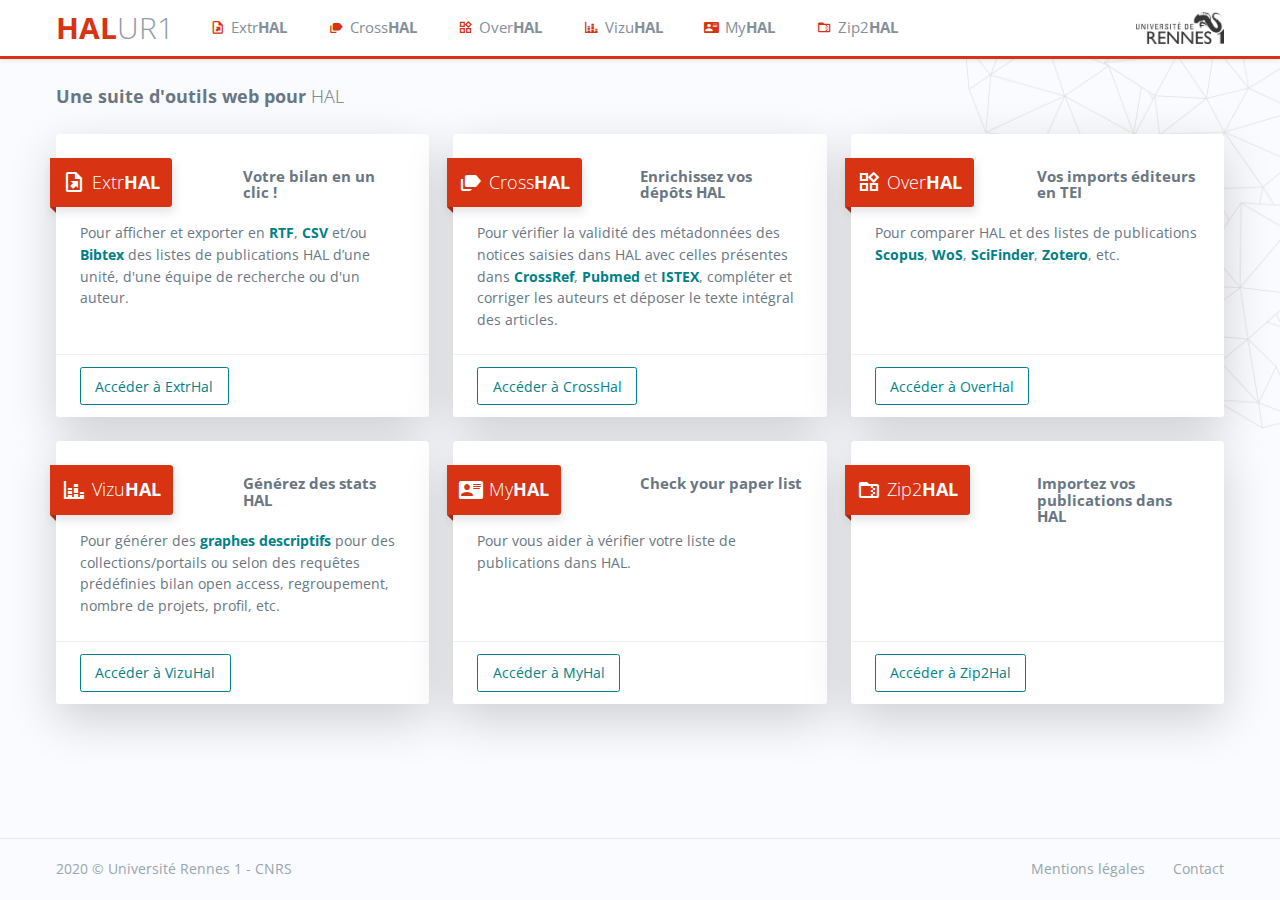
<file: index.html>
<!DOCTYPE html>
    <html lang="en">

    <head>
        <meta charset="utf-8" />
        <title>HAL - UR1</title>
        <meta name="viewport" content="width=device-width, initial-scale=1.0">
        <meta content="" name="description" />
        <meta content="Coderthemes + Lizuka" name="author" />
        <!-- App favicon -->
        <link rel="shortcut icon" href="assets/images/favicon.ico">

        <!-- third party css -->
        <!-- <link href="assets/css/vendor/jquery-jvectormap-1.2.2.css" rel="stylesheet" type="text/css" /> -->
        <!-- third party css end -->

        <!-- App css -->
        <link href="assets/css/icons.min.css" rel="stylesheet" type="text/css" />
        <link href="assets/css/app-hal-ur1.min.css" rel="stylesheet" type="text/css" id="light-style" />
        <!-- <link href="assets/css/app-creative-dark.min.css" rel="stylesheet" type="text/css" id="dark-style" /> -->
        

    </head>

    <body class="loading" data-layout="topnav">
        
        <!-- Begin page -->
        <div class="wrapper">

            <!-- ============================================================== -->
            <!-- Start Page Content here -->
            <!-- ============================================================== -->

            <div class="content-page">
                <div class="content">
                    

                    <div class="topnav shadow-sm">
                        <div class="container-fluid d-flex justify-content-between  ">
                            <nav class="navbar navbar-light navbar-expand-lg topnav-menu">
                                <div class="brand-name mr-4">
                                    <h1 class="h2"><a href="index.html" class=" text-gray-700"><span class="text-primary">HAL</span><span class="font-weight-light">UR1</span></a></h1>
                                </div>
                                <a class="navbar-toggle"  data-toggle="collapse" data-target="#topnav-menu-content">
                                    <div class="lines">
                                        <span></span>
                                        <span></span>
                                        <span></span>
                                    </div>
                                </a>
                                <div class="collapse navbar-collapse" id="topnav-menu-content">
                                    <ul class="navbar-nav">
                                        <li class="nav-item dropdown">
                                            <a class="nav-link dropdown-toggle arrow-none" href="extrhal.html" id="topnav-extrhal" role="button">
                                                <i class="mdi mdi-file-export-outline text-primary mr-1"></i>Extr<span class="font-weight-bold">HAL</span> 
                                            </a>
                       
                                        </li>
                                        <li class="nav-item dropdown">
                                            <a class="nav-link dropdown-toggle arrow-none" href="crosshal.html" id="topnav-crosshal" role="button">
                                                <i class="mdi mdi-label-multiple text-primary mr-1"></i>Cross<span class="font-weight-bold">HAL</span> 
                                            </a>
                                        </li>
                                        <li class="nav-item dropdown">
                                            <a class="nav-link dropdown-toggle arrow-none" href="overhal.html" id="topnav-overhal" role="button">
                                                <i class="mdi mdi-widgets-outline text-primary mr-1"></i>Over<span class="font-weight-bold">HAL</span> 
                                            </a>
                        
                                        </li>
                                        <li class="nav-item dropdown">
                                            <a class="nav-link dropdown-toggle arrow-none" href="vizuhal.html" id="topnav-vizuhal" role="button">
                                                <i class="mdi mdi-chart-bar-stacked text-primary mr-1"></i>Vizu<span class="font-weight-bold">HAL</span> 
                                            </a>
                        
                                        </li>

                                        <li class="nav-item dropdown">
                                            <a class="nav-link dropdown-toggle arrow-none" href="myhal.html" id="topnav-myhal" role="button">
                                                <i class="mdi mdi mdi-account-card-details text-primary mr-1"></i>My<span class="font-weight-bold">HAL</span> 
                                            </a>
                                        </li>

                                        <li class="nav-item dropdown">
                                            <a class="nav-link dropdown-toggle arrow-none" href="zip2hal.html" id="topnav-myhal" role="button">
                                                <i class="mdi mdi mdi-folder-zip-outline text-primary mr-1"></i>Zip2<span class="font-weight-bold">HAL</span> 
                                            </a>
                                        </li>
                                        <!-- <li class="nav-item dropdown">
                                            <a class="nav-link dropdown-toggle arrow-none" href="zip2hal.html" id="topnav-zip2hal" role="button" data-toggle="dropdown" aria-haspopup="true" aria-expanded="false">
                                                <i class="mdi mdi-folder-zip-outline text-primary mr-1"></i>Zip2<span class="font-weight-bold">HAL</span> <div class="arrow-down"></div>
                                            </a>
                                            <div class="dropdown-menu" aria-labelledby="topnav-layouts">
                                                <a href="#!" class="dropdown-item">Exemple de sous menu</a>
                                                <a href="#!" class="dropdown-item">Exemple de sous menu</a>
                                            </div>
                                        </li> -->
                                    </ul>
                                </div>
                            </nav>

                            <div class="brand-logo mt-2 ml-4">
                                    <img src="assets/images/logo_UR1_gris_petit.jpg" alt="" height="32">

                            </div>
                        </div>
                    </div>

                    
                    <!-- Start Content-->
                    <div class="container-fluid">

                        <!-- start page title -->
                        <div class="row">
                            <div class="col-12">
                                <div class="page-title-box">
                                    <h4 class="page-title">Une suite d'outils web pour <span class="font-weight-light">HAL</span></h4>
                                </div>
                            </div>
                        </div>
                        <!-- end page title -->

                        <div class="row">
                            <div class="col-12">

                                <div class="row">
                                    <div class="col-lg-4 d-flex">

                                        <div class="card ribbon-box w-100 shadow-lg">
                                            <div class="card-body">
                                                <div class="ribbon ribbon-primary float-left d-flex align-items-center"><i class="mdi mdi-file-export-outline mdi-24px text-white mr-1"></i> <h4 class="d-inline"> <span class="font-weight-light">Extr</span>HAL</h4></div>
                                                <h5 class="float-right w-50">Votre bilan en un clic&nbsp;!</h5>
                                                <div class="ribbon-content">
                                                    <p class="mb-0 ">
                                                        Pour afficher et exporter en 
                                                        <span class="text-secondary font-weight-bold">RTF</span>, <span class="text-secondary font-weight-bold">CSV</span> et/ou <span class="text-secondary font-weight-bold">Bibtex</span> des listes de publications HAL d’une unité, d'une équipe de recherche ou d'un auteur.
                                                    </p>
                                                
                                                </div>
                                            </div> <!-- end card-body -->
                                            <div class="card-footer">
                                                <a href="extrhal.html" class="btn btn-outline-secondary">Accéder à ExtrHal</a>
                                            </div>
                                        </div> <!-- end card-->

                                    </div> <!-- end col-->

                                    <div class="col-lg-4 d-flex">

                                        <div class="card ribbon-box w-100 shadow-lg">
                                            <div class="card-body">
                                                <div class="ribbon ribbon-primary float-left d-flex align-items-center"><i class="mdi mdi-label-multiple mdi-24px text-white mr-1"></i> <h4 class="d-inline"> <span class="font-weight-light">Cross</span>HAL</h4></div>
                                                <h5 class="float-right w-50">Enrichissez vos dépôts HAL</h5>
                                                <div class="ribbon-content">
                                                    <p class="mb-0 ">
                                                       Pour vérifier la validité des métadonnées des notices saisies dans HAL avec celles présentes dans <span class="text-secondary font-weight-bold">CrossRef</span>, <span class="text-secondary font-weight-bold">Pubmed</span> et <span class="text-secondary font-weight-bold">ISTEX</span>, compléter et corriger les auteurs et déposer le texte intégral des articles.
                                                    </p>
                                                
                                                </div>
                                            </div> <!-- end card-body -->
                                            <div class="card-footer">
                                                <a href="crosshal.html" class="btn btn-outline-secondary">Accéder à CrossHal</a>
                                            </div>
                                        </div> <!-- end card-->

                                    </div> <!-- end col-->
                                
                                    <div class="col-lg-4 d-flex">

                                        <div class="card ribbon-box w-100 shadow-lg">
                                            <div class="card-body">
                                                <div class="ribbon ribbon-primary float-left d-flex align-items-center"><i class="mdi mdi-widgets-outline mdi-24px text-white mr-1"></i> <h4 class="d-inline"> <span class="font-weight-light">Over</span>HAL</h4></div>
                                                <h5 class="float-right w-50">Vos imports éditeurs en TEI</h5>
                                                <div class="ribbon-content">
                                                    <p class="mb-0 ">
                                                        Pour comparer HAL et des listes de publications <span class="text-secondary font-weight-bold">Scopus</span>, <span class="text-secondary font-weight-bold">WoS</span>, <span class="text-secondary font-weight-bold">SciFinder</span>, <span class="text-secondary font-weight-bold">Zotero</span>, etc.
                                                    </p>
                                                
                                                </div>
                                            </div> <!-- end card-body -->
                                            <div class="card-footer">
                                                <a href="overhal.html" class="btn btn-outline-secondary">Accéder à OverHal</a>
                                            </div>
                                        </div> <!-- end card-->

                                    </div> <!-- end col-->
                                    </div> <!-- end row -->

                                <div class="row">
                                    <div class="col-lg-4 d-flex">

                                        <div class="card ribbon-box w-100 shadow-lg">
                                            <div class="card-body">
                                                <div class="ribbon ribbon-primary float-left d-flex align-items-center"><i class="mdi mdi-chart-bar-stacked mdi-24px text-white mr-1"></i> <h4 class="d-inline"> <span class="font-weight-light">Vizu</span>HAL</h4></div>
                                                <h5 class="float-right w-50">Générez des stats HAL</h5>
                                                <div class="ribbon-content">
                                                    <p class="mb-0 ">
                                                        Pour générer des <span class="text-secondary font-weight-bold">graphes descriptifs</span> pour des collections/portails ou selon des requêtes prédéfinies bilan open access, regroupement, nombre de projets, profil, etc.
                                                        
                                                    </p>
                                                
                                                </div>
                                            </div> <!-- end card-body -->
                                            <div class="card-footer">
                                                <a href="vizuhal.html" class="btn btn-outline-secondary">Accéder à VizuHal</a>
                                            </div>
                                        </div> <!-- end card-->

                                    </div> <!-- end col-->

                                    <div class="col-lg-4 d-flex">

                                        <div class="card ribbon-box w-100 shadow-lg">
                                            <div class="card-body">
                                                <div class="ribbon ribbon-primary float-left d-flex align-items-center"><i class="mdi mdi mdi-account-card-details mdi-24px text-white mr-1"></i> <h4 class="d-inline"> <span class="font-weight-light">My</span>HAL</h4></div>
                                                <h5 class="float-right w-50">Check your paper list</h5>
                                                <div class="ribbon-content">
                                                    <p class="mb-0 ">
                                                       Pour vous aider à vérifier votre liste de publications dans HAL.
                                                    </p>
                                                
                                                </div>
                                            </div> <!-- end card-body -->
                                            <div class="card-footer">
                                                <a href="myhal.html" class="btn btn-outline-secondary">Accéder à MyHal</a>
                                            </div>
                                        </div> <!-- end card-->

                                    </div> <!-- end col-->
                                
                                    <div class="col-lg-4 d-flex">

                                        <div class="card ribbon-box w-100 shadow-lg">
                                            <div class="card-body">
                                                <div class="ribbon ribbon-primary float-left d-flex align-items-center"><i class="mdi mdi-folder-zip-outline  mdi-24px text-white mr-1"></i> <h4 class="d-inline"> <span class="font-weight-light">Zip2</span>HAL</h4></div>
                                                <h5 class="float-right w-50">Importez vos publications dans HAL</h5>
                                                <div class="ribbon-content">
                                                    <p class="mb-0 ">
                                                        
                                                    </p>
                                                
                                                </div>
                                            </div> <!-- end card-body -->
                                            <div class="card-footer">
                                                <a href="zip2hal.html" class="btn btn-outline-secondary">Accéder à Zip2Hal</a>
                                            </div>
                                        </div> <!-- end card-->

                                    </div> <!-- end col-->
                                    </div> <!-- end row -->

                            </div> <!-- end col -->
                        </div>
                        <!-- end row -->

                       

                    </div>
                    <!-- container -->

                </div>
                <!-- content -->

                <!-- Footer Start -->
                <footer class="footer">
                    <div class="container-fluid">
                        <div class="row">
                            <div class="col-md-6">
                                2020 © Université Rennes 1 - CNRS
                            </div>
                            <div class="col-md-6">
                                <div class="text-md-right footer-links d-none d-md-block">
                                    <a href="javascript: void(0);">Mentions légales</a>
                                    <a href="javascript: void(0);">Contact</a>
                                </div>
                            </div>
                        </div>
                    </div>
                </footer>
                <!-- end Footer -->

            </div>

            <!-- ============================================================== -->
            <!-- End Page content -->
            <!-- ============================================================== -->

<button id="scrollBackToTop" class="btn btn-primary"><i class="mdi mdi-24px text-white mdi-chevron-double-up"></i></button>
        </div>
        <!-- END wrapper -->

       

        <!-- bundle -->
        <script src="assets/js/vendor.min.js"></script>
        <script src="assets/js/app.min.js"></script>

        <script type="text/javascript">
            (function($) {
                'use strict';

                $(document).scroll(function() {
                  var y = $(this).scrollTop();
                  if (y > 200) {
                    $('#scrollBackToTop').fadeIn();
                  } else {
                    $('#scrollBackToTop').fadeOut();
                  }
                });
                $('#scrollBackToTop').each(function(){
                    $(this).click(function(){ 
                        $('html,body').animate({ scrollTop: 0 }, 'slow');
                        return false; 
                    });
                });
            })(window.jQuery)
        </script>

        <!-- third party js -->
        <!-- <script src="assets/js/vendor/apexcharts.min.js"></script> -->
        <!-- <script src="assets/js/vendor/jquery-jvectormap-1.2.2.min.js"></script> -->
        <!-- <script src="assets/js/vendor/jquery-jvectormap-world-mill-en.js"></script> -->
        <!-- third party js ends -->

        <!-- demo app -->
        <!-- <script src="assets/js/pages/demo.dashboard.js"></script> -->
        <!-- end demo js-->
    </body>
</html>
</file>
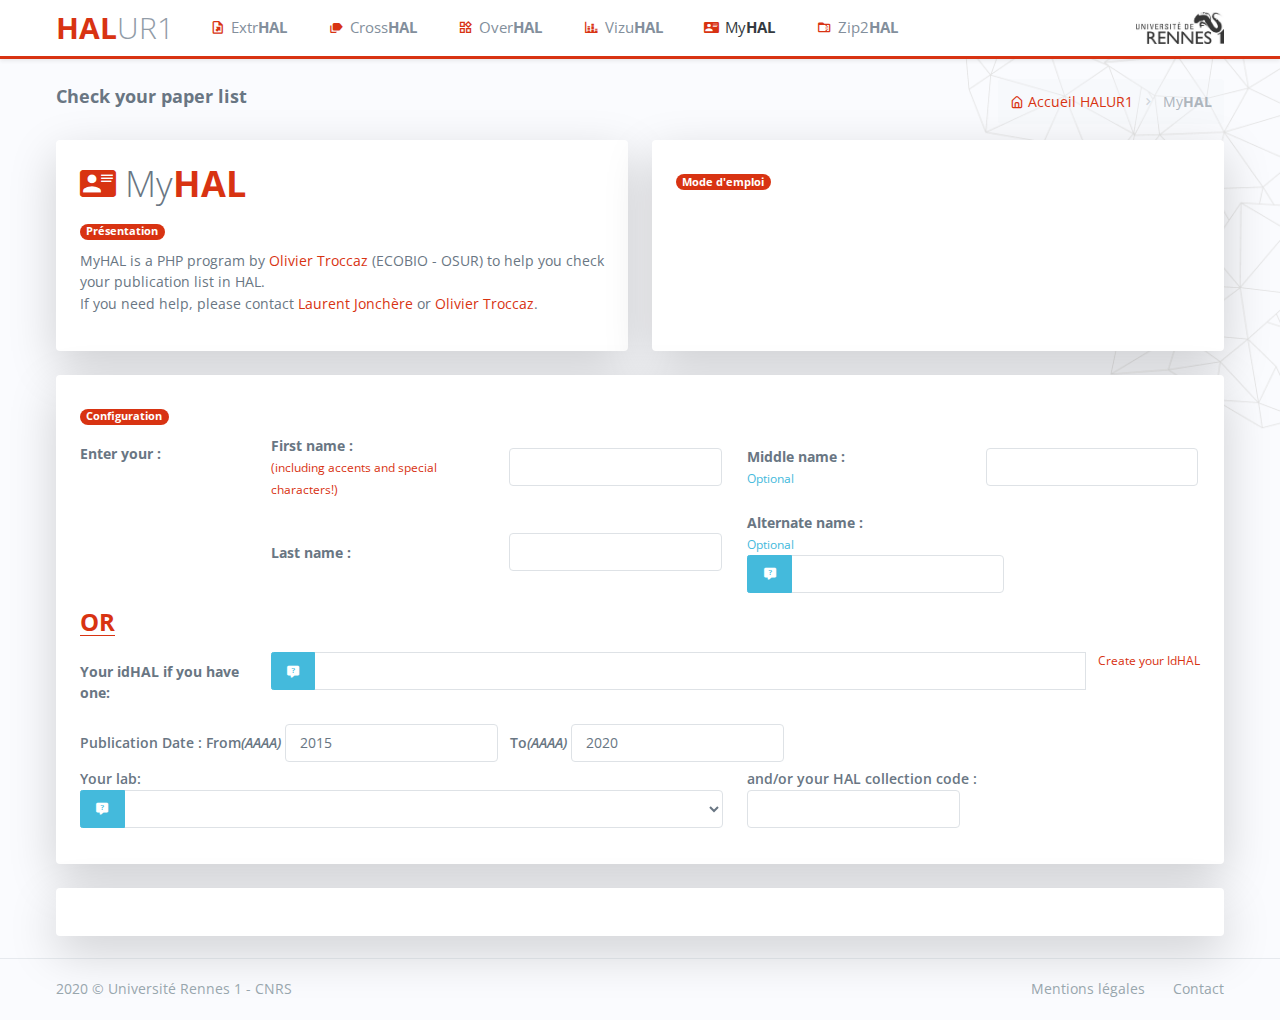
<file: myhal.html>
<!DOCTYPE html>
    <html lang="en">

    <head>
        <meta charset="utf-8" />
        <title>MyHAL - HAL - UR1</title>
        <meta name="viewport" content="width=device-width, initial-scale=1.0">
        <meta content="" name="description" />
        <meta content="Coderthemes + Lizuka" name="author" />
        <!-- App favicon -->
        <link rel="shortcut icon" href="assets/images/favicon.ico">

        <!-- third party css -->
        <!-- <link href="assets/css/vendor/jquery-jvectormap-1.2.2.css" rel="stylesheet" type="text/css" /> -->
        <!-- third party css end -->

        <!-- App css -->
        <link href="assets/css/icons.min.css" rel="stylesheet" type="text/css" />
        <link href="assets/css/app-hal-ur1.min.css" rel="stylesheet" type="text/css" id="light-style" />
        <!-- <link href="assets/css/app-creative-dark.min.css" rel="stylesheet" type="text/css" id="dark-style" /> -->
        

    </head>

    <body class="loading" data-layout="topnav" >
        
        <!-- Begin page -->
        <div class="wrapper">

            <!-- ============================================================== -->
            <!-- Start Page Content here -->
            <!-- ============================================================== -->

            <div class="content-page">
                <div class="content">
                    

                    <div class="topnav shadow-sm">
                        <div class="container-fluid d-flex justify-content-between  ">
                            <nav class="navbar navbar-light navbar-expand-lg topnav-menu">
                                <div class="brand-name mr-4">
                                    <h1 class="h2"><a href="index.html" class=" text-gray-700"><span class="text-primary">HAL</span><span class="font-weight-light">UR1</span></a></h1>
                                </div>
                                <a class="navbar-toggle"  data-toggle="collapse" data-target="#topnav-menu-content">
                                    <div class="lines">
                                        <span></span>
                                        <span></span>
                                        <span></span>
                                    </div>
                                </a>
                                <div class="collapse navbar-collapse" id="topnav-menu-content">
                                    <ul class="navbar-nav">
                                        <li class="nav-item dropdown">
                                            <a class="nav-link dropdown-toggle arrow-none" href="extrhal.html" id="topnav-extrhal" role="button">
                                                <i class="mdi mdi-file-export-outline text-primary mr-1"></i>Extr<span class="font-weight-bold">HAL</span> 
                                            </a>
                       
                                        </li>
                                        <li class="nav-item dropdown">
                                            <a class="nav-link dropdown-toggle arrow-none" href="crosshal.html" id="topnav-crosshal" role="button">
                                                <i class="mdi mdi-label-multiple text-primary mr-1"></i>Cross<span class="font-weight-bold">HAL</span> 
                                            </a>
                                        </li>
                                        <li class="nav-item dropdown">
                                            <a class="nav-link dropdown-toggle arrow-none" href="overhal.html" id="topnav-overhal" role="button">
                                                <i class="mdi mdi-widgets-outline text-primary mr-1"></i>Over<span class="font-weight-bold">HAL</span> 
                                            </a>
                        
                                        </li>
                                        <li class="nav-item dropdown">
                                            <a class="nav-link dropdown-toggle arrow-none" href="vizuhal.html" id="topnav-vizuhal" role="button">
                                                <i class="mdi mdi-chart-bar-stacked text-primary mr-1"></i>Vizu<span class="font-weight-bold">HAL</span> 
                                            </a>
                        
                                        </li>

                                        <li class="nav-item dropdown">
                                            <a class="nav-link dropdown-toggle arrow-none" href="myhal.html" id="topnav-myhal" role="button">
                                                <i class="mdi mdi mdi-account-card-details text-primary mr-1"></i>My<span class="font-weight-bold">HAL</span> 
                                            </a>
                                        </li>

                                        <li class="nav-item dropdown">
                                            <a class="nav-link dropdown-toggle arrow-none" href="zip2hal.html" id="topnav-myhal" role="button">
                                                <i class="mdi mdi mdi-folder-zip-outline text-primary mr-1"></i>Zip2<span class="font-weight-bold">HAL</span> 
                                            </a>
                                        </li>
                                        <!-- <li class="nav-item dropdown">
                                            <a class="nav-link dropdown-toggle arrow-none" href="zip2hal.html" id="topnav-zip2hal" role="button" data-toggle="dropdown" aria-haspopup="true" aria-expanded="false">
                                                <i class="mdi mdi-folder-zip-outline text-primary mr-1"></i>Zip2<span class="font-weight-bold">HAL</span> <div class="arrow-down"></div>
                                            </a>
                                            <div class="dropdown-menu" aria-labelledby="topnav-layouts">
                                                <a href="#!" class="dropdown-item">Exemple de sous menu</a>
                                                <a href="#!" class="dropdown-item">Exemple de sous menu</a>
                                            </div>
                                        </li> -->
                                    </ul>
                                </div>
                            </nav>

                            <div class="brand-logo mt-2 ml-4">
                                    <img src="assets/images/logo_UR1_gris_petit.jpg" alt="" height="32">

                            </div>
                        </div>
                    </div>

                    
                    <!-- Start Content-->
                    <div class="container-fluid">

                        <!-- start page title -->
                        <div class="row">
                            <div class="col-12">
                                <div class="page-title-box">
                                    <div class="page-title-right">
                                        <nav aria-label="breadcrumb">
                                            <ol class="breadcrumb bg-light-lighten p-2">
                                                <li class="breadcrumb-item"><a href="index.html"><i class="uil-home-alt"></i> Accueil HALUR1</a></li>
                                                <li class="breadcrumb-item active" aria-current="page">My<span class="font-weight-bold">HAL</span></li>
                                            </ol>
                                        </nav>
                                    </div>
                                    <h4 class="page-title">Check your paper list</h4>
                                </div>
                            </div>
                        </div>
                        <!-- end page title -->

                        <div class="row">
                            <div class="col-xl-8 col-lg-6 d-flex">
                                <!-- project card -->
                                <div class="card d-block w-100 shadow-lg">
                                    <div class="card-body">
                                        
                                        <!-- project title-->
                                        <h2 class="h1 mt-0">
                                            <i class="mdi mdi mdi-account-card-details text-primary"></i>
                                            <span class="font-weight-light">My</span><span class="text-primary">HAL</span>
                                        </h2>
                                        <h5 class="badge badge-primary badge-pill">Présentation</h5>

                                        <p class=" mb-2">
                                           MyHAL is a PHP program by <a target="_blank" href="https://ecobio.univ-rennes1.fr/personnel.php?qui=Olivier_Troccaz">Olivier Troccaz</a> (ECOBIO - OSUR) to help you check your publication list in HAL.
<br>If you need help, please contact <a target="_blank" href="https://openaccess.univ-rennes1.fr/interlocuteurs/laurent-jonchere">Laurent Jonchère</a> or <a target="_blank" href="https://ecobio.univ-rennes1.fr/personnel.php?qui=Olivier_Troccaz">Olivier Troccaz</a>.
                                        </p>


                                    </div> <!-- end card-body-->
                                    
                                </div> <!-- end card-->

                            </div> <!-- end col -->
                            <div class="col-lg-6 col-xl-4 d-flex">
                                <div class="card shadow-lg w-100">
                                    <div class="card-body">
                                        <h5 class="badge badge-primary badge-pill">Mode d'emploi</h5>
                                        <!-- <p class=" mb-2">
                                            <ul class="list-group">
                                                <li class="list-group-item">
                                                    <a href="https://halur1.univ-rennes1.fr/ExtrHAL-manuel-v2.pdf"><i class="mdi mdi-file-pdf-box-outline mr-1"></i> Télécharger le manuel</a>
                                                </li>
                                                <li class="list-group-item">
                                                    <a href="https://halur1.univ-rennes1.fr/ExtrHAL-criteres-types-publis.pdf"><i class="mdi mdi-file-pdf-box-outline mr-1"></i> Quels champs compléter dans HAL ?</a>
                                                </li>
                                            </ul> 
                                        </p> -->
                                    </div>
                                </div>
                                <!-- end card-->
                            </div>
                        </div>
                        <!-- end row -->

                        <div class="row">
                            <div class="col-12 d-flex">
                                <!-- project card -->
                                <div class="card w-100 d-block shadow-lg">
                                    <div class="card-body">
                                        
                                        <h5 class="badge badge-primary badge-pill">Configuration</h5>
                                        <div class="form-group row mb-1">
                                            <label for="team" class="col-12 col-md-2 col-form-label font-weight-bold">
                                            Enter your :
                                            </label>
                                            
                                            <div class="col-12 col-md-10">
                                                <div class="row mb-2">
                                                    <div class="col-md-6 form-inline">
                                                        <label for="preaut" class="d-block mr-2 w-50 font-weight-bold">First name : 
                                                            <br> <span class="small text-primary">(including accents and special characters!)</span></label>
                                                        <input type="text" id="preaut" name="preaut" class="form-control" value="" onkeydown="document.getElementById('idhal').value = '';">
                                                    </div>
                                                    <div class="col-md-6 form-inline">
                                                        <label for="midaut" class="d-block mr-2 w-50 font-weight-bold">Middle name : 
                                                            <br> <span class="small text-info">Optional</span>
                                                            </label>
                                                        <input type="text" id="midaut" name="midaut" class="form-control" value="" onkeydown="document.getElementById('idhal').value = '';">
                                                    </div>
                                                </div>

                                                <div class="row">
                                                    <div class="col-md-6 form-inline">
                                                        <label for="nomaut" class="d-block mr-2 w-50 font-weight-bold">Last name : 
                                                            </label>
                                                        <input type="text" id="nomaut" name="nomaut" class="form-control" value="" onkeydown="document.getElementById('idhal').value = '';">
                                                    </div>
                                                    <div class="col-md-6 form-inline">
                                                        <label for="altaut" class="d-block mr-2 w-50 font-weight-bold">Alternate name : 
                                                            <br> <span class="small text-info">Optional</span>
                                                            </label>
                                                            <div class="input-group">
                                                                <div class="input-group-prepend">
                                                                    <button type="button" tabindex="0" class="btn btn-info" data-html="false" data-toggle="popover" data-trigger="focus" title="" data-content='eg. Maiden or hyphenated name' data-original-title="" data-placement="top">
                                                                    <i class="mdi mdi-comment-question text-white"></i>
                                                                    </button>
                                                                </div>
                                                        <input type="text" id="altaut" name="altaut" class="form-control" value="" onkeydown="document.getElementById('idhal').value = '';">
                                                    </div>
                                                        
                                                    </div>
                                                </div>

                                                
                                            </div>
                                        </div> <!-- .form-group -->

                                        <div class="form-group row mb-1">
                                            <div class="col-12">
                                                <h3 class="d-inline-block border-bottom border-primary text-primary">OR</h3>
                                            </div>
                                        </div> <!-- .form-group -->

                                        <div class="form-group row mb-2">
                                            <label for="idhal" class="col-12 col-md-2 col-form-label font-weight-bold">
                                            Your idHAL if you have one:
                                            </label>
                                            
                                            <div class="col-12 col-md-10">
                                                <div class="input-group">
                                                    <div class="input-group-prepend">
                                                        <button type="button" tabindex="0" class="btn btn-info" data-html="false" data-toggle="popover" data-trigger="focus" title="" data-content='HAL personal identifier. (eg. Olivier Troccaz)' data-original-title="" data-placement="top">
                                                        <i class="mdi mdi-comment-question text-white"></i>
                                                        </button>
                                                    </div>
                                                    <input type="text" id="idhal" name="idhal" class="form-control"  value="" onclick="this.value='';" onkeydown="document.getElementById('idhal').value = ''; document.getElementById('evhal').value = '';">
                                                <a class="ml-2 small" target="_blank" rel="noopener noreferrer" href="#1">Create your IdHAL</a>
                                                </div>

                                                
                                            </div>
                                        </div> <!-- .form-group -->

                                        <div class="form-group row mb-1">
                                            <div class="col-12 form-inline">
                                                <label class="nameField" for="periode">Publication Date :&nbsp;</label>
                                                <label for="anneedeb">From <i>(AAAA)</i>&nbsp;</label>
                                                <input type="text" class="form-control mr-2" id="anneedeb" name="anneedeb" value="2015">
                                                <label for="anneefin">To <i>(AAAA)</i>&nbsp;</label>
                                                <input type="text" class="form-control" id="anneefin" name="anneefin" value="2020">
                                            </div>
                                        </div> <!-- .form-group -->

                                        <div class="form-group row mb-2">
                                            <div class="col-12 col-md-7 form-inline">
                                                <label for="coll" class="mr-2">Your lab: </label>
                                                <div class="input-group">
                                                    <div class="input-group-prepend">
                                                        <button type="button" tabindex="0" class="btn btn-info" data-html="false" data-toggle="popover" data-trigger="focus" title="" data-content='optional but may be useful if you have namesakes (homonymes)' data-original-title="" data-placement="top">
                                                        <i class="mdi mdi-comment-question text-white"></i>
                                                        </button>
                                                    </div>
                                                    <select id="coll" class="form-control" size="1" name="coll" style="padding: 0px;">
<option value=""></option>
<option value="ARENES - Centre de recherches sur l'action politique en Europe (ARENES)">ARENES - Centre de recherches sur l'action politique en Europe (ARENES)</option><option value="Biosit - Structure Fédérative de Recherche en Biologie Santé">Biosit - Structure Fédérative de Recherche en Biologie Santé</option><option value="BRM - ARN régulateurs bactériens et médecine (BRM)">BRM - ARN régulateurs bactériens et médecine (BRM)</option><option value="CAPHI - Centre Atlantique de Philosophie (CAPHI)">CAPHI - Centre Atlantique de Philosophie (CAPHI)</option><option value="CDA - Centre de droit des affaires (CDA)">CDA - Centre de droit des affaires (CDA)</option><option value="CIC Rennes - Centre d'investigation clinique de Rennes">CIC Rennes - Centre d'investigation clinique de Rennes</option><option value="Comportement et noyaux gris centraux">Comportement et noyaux gris centraux</option><option value="COSS - Chemistry, Oncogenesis, Stress and Signaling (COSS)">COSS - Chemistry, Oncogenesis, Stress and Signaling (COSS)</option><option value="CReAAH - Centre de recherche en archéologie, archéosciences, histoire (CReAAH)">CReAAH - Centre de recherche en archéologie, archéosciences, histoire (CReAAH)</option><option value="CREM - Centre de recherche en économie et management (CREM)">CREM - Centre de recherche en économie et management (CREM)</option><option value="ECOBIO - Écosystèmes, biodiversité, évolution (ECOBIO)">ECOBIO - Écosystèmes, biodiversité, évolution (ECOBIO)</option><option value="EMPENN (ex VISAGES)">EMPENN (ex VISAGES)</option><option value="EthoS - Éthologie animale et humaine (EthoS)">EthoS - Éthologie animale et humaine (EthoS)</option><option value="FOTON - Fonctions optiques pour les technologies de l'information (FOTON)">FOTON - Fonctions optiques pour les technologies de l'information (FOTON)</option><option value="Géoarchitecture - EA 7462 - Géoarchitecture : Territoires, Urbanisation, Biodiversité, Environnement">Géoarchitecture - EA 7462 - Géoarchitecture : Territoires, Urbanisation, Biodiversité, Environnement</option><option value="Géosciences Rennes">Géosciences Rennes</option><option value="IDPSP -Institut du droit public et de la science politique (IDPSP)">IDPSP -Institut du droit public et de la science politique (IDPSP)</option><option value="IETR - Institut d'électronique et de télécommunications de Rennes (IETR)">IETR - Institut d'électronique et de télécommunications de Rennes (IETR)</option><option value="IGDR - Institut de génétique et développement de Rennes (IGDR)">IGDR - Institut de génétique et développement de Rennes (IGDR)</option><option value="IGEPP - Institut de génétique, environnement et protection des plantes (IGEPP)">IGEPP - Institut de génétique, environnement et protection des plantes (IGEPP)</option><option value="IODE - Institut de l'Ouest : droit et Europe (IODE)">IODE - Institut de l'Ouest : droit et Europe (IODE)</option><option value="IPR - Institut de physique de Rennes (IPR)">IPR - Institut de physique de Rennes (IPR)</option><option value="IRISA - Institut de recherche en informatique et systèmes aléatoires (IRISA)">IRISA - Institut de recherche en informatique et systèmes aléatoires (IRISA)</option><option value="IRMAR - Institut de recherche mathématique de Rennes (IRMAR)">IRMAR - Institut de recherche mathématique de Rennes (IRMAR)</option><option value="Irset - Institut de recherche en santé, environnement et travail (IRSET)">Irset - Institut de recherche en santé, environnement et travail (IRSET)</option><option value="ISCR - Institut des sciences chimiques de Rennes (ISCR)">ISCR - Institut des sciences chimiques de Rennes (ISCR)</option><option value="LGCGM - Laboratoire de génie civil et génie mécanique (LGCGM)">LGCGM - Laboratoire de génie civil et génie mécanique (LGCGM)</option><option value="LTSI - Laboratoire traitement du signal et de l'image (LTSI)">LTSI - Laboratoire traitement du signal et de l'image (LTSI)</option><option value="M2S - Laboratoire mouvement, sport et santé (M2S)">M2S - Laboratoire mouvement, sport et santé (M2S)</option><option value="MICMAC - Microenvironment, Cell Differentiation, Immunology and Cancer (MICMAC)">MICMAC - Microenvironment, Cell Differentiation, Immunology and Cancer (MICMAC)</option><option value="NUMECAN - Nutrition, Métabolismes et Cancer (NUMECAN)">NUMECAN - Nutrition, Métabolismes et Cancer (NUMECAN)</option><option value="OSUR - Observatoire des Sciences de l'Univers de Rennes (OSUR)">OSUR - Observatoire des Sciences de l'Univers de Rennes (OSUR)</option><option value="Repères - Recherche en Pharmaco-épidémiologie et Recours aux Soins (Repères)">Repères - Recherche en Pharmaco-épidémiologie et Recours aux Soins (Repères)</option></select>
                                                </div>

                                                
                                            </div>
                                            <div class="col-12 col-md-4 form-inline">
     
                                                <label for="coll2">and/or your HAL collection code : </label>
                                                <input type="text" id="coll2" name="coll2" class="form-control" value="">
                                                
                                            </div>
                                        </div> <!-- .form-group -->




                                    </div> <!-- end card-body-->
                                    
                                </div> <!-- end card-->

                            </div> <!-- end col -->
                        </div>
                        <!-- end row -->

                        <div class="row">
                            <div class="col-12 d-flex">
                                <div class="card shadow-lg w-100">
                                    <div class="card-body">
                                    </div>
                                    
                                </div>
                                <!-- end card-->
                            </div> <!-- .col -->
                            
                        </div> <!-- .row -->
                       

                    </div>
                    <!-- container -->

                </div>
                <!-- content -->

                <!-- Footer Start -->
                <footer class="footer">
                    <div class="container-fluid">
                        <div class="row">
                            <div class="col-md-6">
                                2020 © Université Rennes 1 - CNRS
                            </div>
                            <div class="col-md-6">
                                <div class="text-md-right footer-links d-none d-md-block">
                                    <a href="javascript: void(0);">Mentions légales</a>
                                    <a href="javascript: void(0);">Contact</a>
                                </div>
                            </div>
                        </div>
                    </div>
                </footer>
                <!-- end Footer -->

            </div>

            <!-- ============================================================== -->
            <!-- End Page content -->
            <!-- ============================================================== -->

<button id="scrollBackToTop" class="btn btn-primary"><i class="mdi mdi-24px text-white mdi-chevron-double-up"></i></button>
        </div>
        <!-- END wrapper -->

       

        <!-- bundle -->
        <script src="assets/js/vendor.min.js"></script>
        <script src="assets/js/app.min.js"></script>

        <!-- third party js -->
        <script src="assets/js/vendor/Chart.bundle.min.js"></script>
        <!-- third party js ends -->
        <script src="assets/js/pages/hal-ur1.chartjs.js"></script>

        <script type="text/javascript">
            (function($) {
                'use strict';

                $(document).scroll(function() {
                  var y = $(this).scrollTop();
                  if (y > 200) {
                    $('#scrollBackToTop').fadeIn();
                  } else {
                    $('#scrollBackToTop').fadeOut();
                  }
                });
                $('#scrollBackToTop').each(function(){
                    $(this).click(function(){ 
                        $('html,body').animate({ scrollTop: 0 }, 'slow');
                        return false; 
                    });
                });
            })(window.jQuery)
        </script>
        

        <!-- third party js -->
        <!-- <script src="assets/js/vendor/apexcharts.min.js"></script> -->
        <!-- <script src="assets/js/vendor/jquery-jvectormap-1.2.2.min.js"></script> -->
        <!-- <script src="assets/js/vendor/jquery-jvectormap-world-mill-en.js"></script> -->
        <!-- third party js ends -->

        <!-- demo app -->
        <!-- <script src="assets/js/pages/demo.dashboard.js"></script> -->
        <!-- end demo js-->
    </body>
</html>
</file>
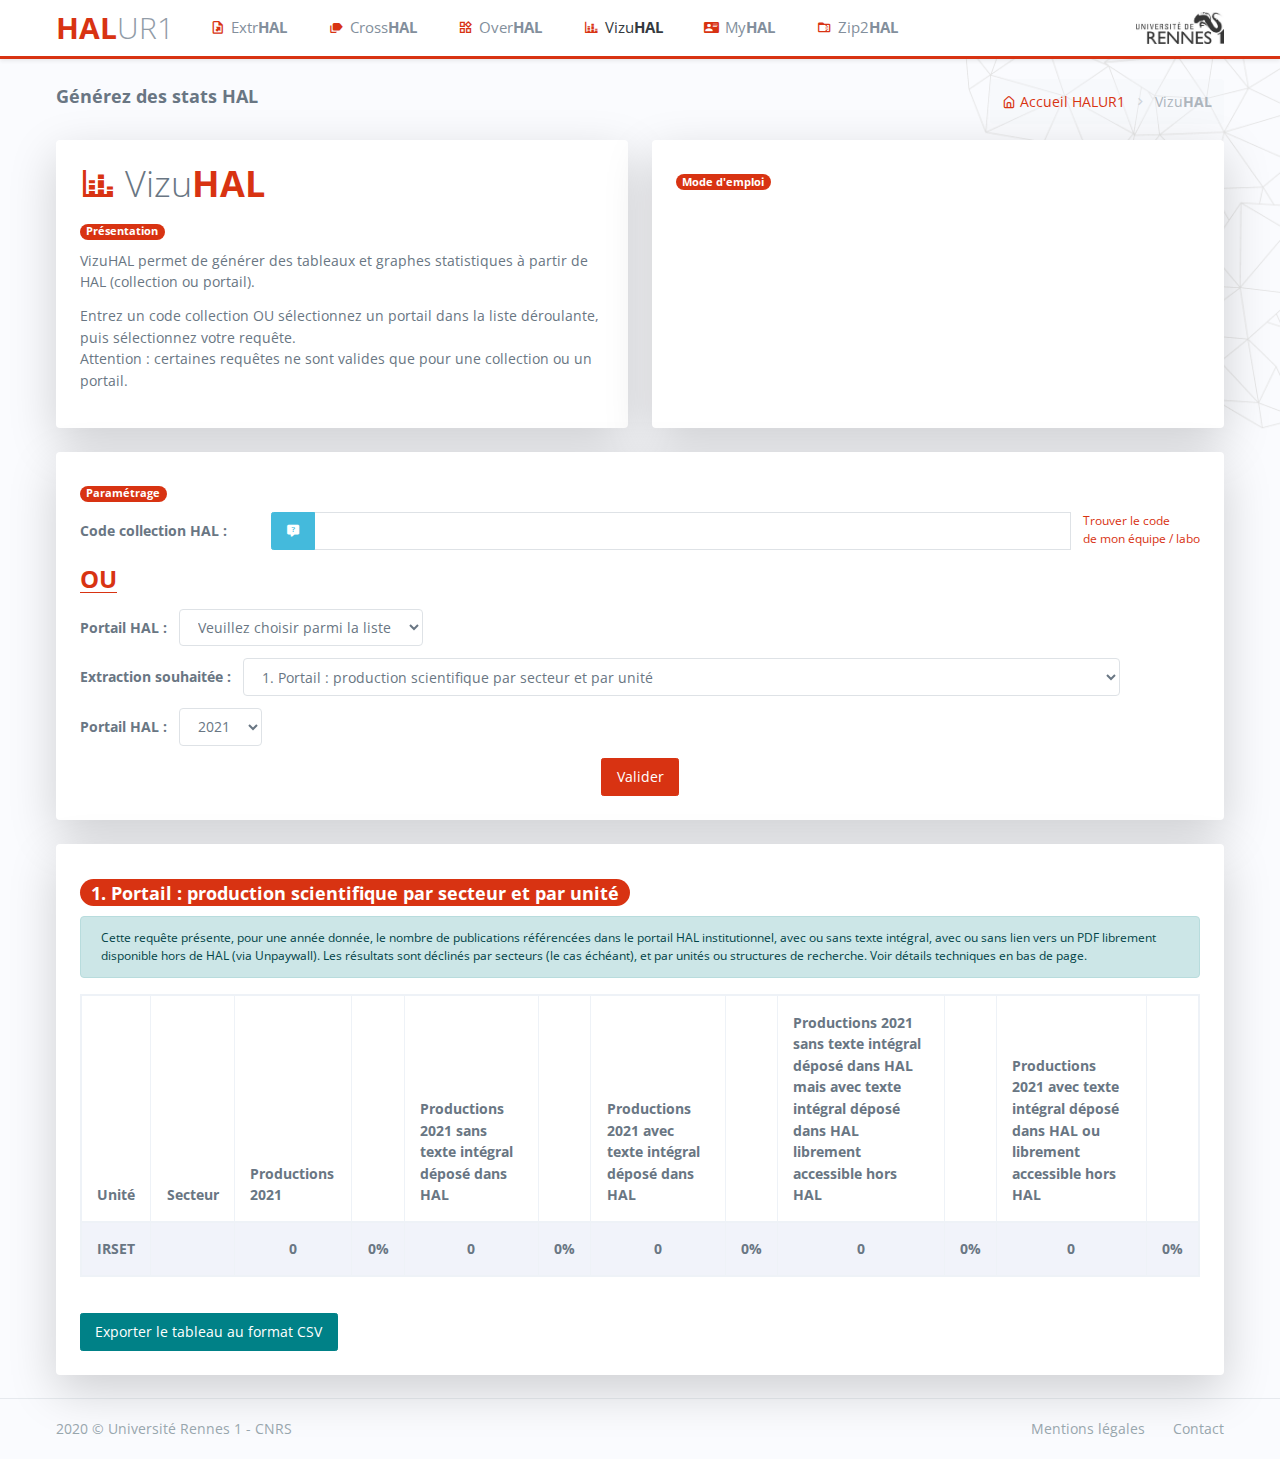
<file: vizuhal.html>
<!DOCTYPE html>
    <html lang="en">

    <head>
        <meta charset="utf-8" />
        <title>VizuHAL - HAL - UR1</title>
        <meta name="viewport" content="width=device-width, initial-scale=1.0">
        <meta content="" name="description" />
        <meta content="Coderthemes + Lizuka" name="author" />
        <!-- App favicon -->
        <link rel="shortcut icon" href="assets/images/favicon.ico">

        <!-- third party css -->
        <!-- <link href="assets/css/vendor/jquery-jvectormap-1.2.2.css" rel="stylesheet" type="text/css" /> -->
        <!-- third party css end -->

        <!-- App css -->
        <link href="assets/css/icons.min.css" rel="stylesheet" type="text/css" />
        <link href="assets/css/app-hal-ur1.min.css" rel="stylesheet" type="text/css" id="light-style" />
        <!-- <link href="assets/css/app-creative-dark.min.css" rel="stylesheet" type="text/css" id="dark-style" /> -->
        

    </head>

    <body class="loading" data-layout="topnav" >
        
        <!-- Begin page -->
        <div class="wrapper">

            <!-- ============================================================== -->
            <!-- Start Page Content here -->
            <!-- ============================================================== -->

            <div class="content-page">
                <div class="content">
                    

                    <div class="topnav shadow-sm">
                        <div class="container-fluid d-flex justify-content-between  ">
                            <nav class="navbar navbar-light navbar-expand-lg topnav-menu">
                                <div class="brand-name mr-4">
                                    <h1 class="h2"><a href="index.html" class=" text-gray-700"><span class="text-primary">HAL</span><span class="font-weight-light">UR1</span></a></h1>
                                </div>
                                <a class="navbar-toggle"  data-toggle="collapse" data-target="#topnav-menu-content">
                                    <div class="lines">
                                        <span></span>
                                        <span></span>
                                        <span></span>
                                    </div>
                                </a>
                                <div class="collapse navbar-collapse" id="topnav-menu-content">
                                    <ul class="navbar-nav">
                                        <li class="nav-item dropdown">
                                            <a class="nav-link dropdown-toggle arrow-none" href="extrhal.html" id="topnav-extrhal" role="button">
                                                <i class="mdi mdi-file-export-outline text-primary mr-1"></i>Extr<span class="font-weight-bold">HAL</span> 
                                            </a>
                       
                                        </li>
                                        <li class="nav-item dropdown">
                                            <a class="nav-link dropdown-toggle arrow-none" href="crosshal.html" id="topnav-crosshal" role="button">
                                                <i class="mdi mdi-label-multiple text-primary mr-1"></i>Cross<span class="font-weight-bold">HAL</span> 
                                            </a>
                                        </li>
                                        <li class="nav-item dropdown">
                                            <a class="nav-link dropdown-toggle arrow-none" href="overhal.html" id="topnav-overhal" role="button">
                                                <i class="mdi mdi-widgets-outline text-primary mr-1"></i>Over<span class="font-weight-bold">HAL</span> 
                                            </a>
                        
                                        </li>
                                        <li class="nav-item dropdown">
                                            <a class="nav-link dropdown-toggle arrow-none" href="vizuhal.html" id="topnav-vizuhal" role="button">
                                                <i class="mdi mdi-chart-bar-stacked text-primary mr-1"></i>Vizu<span class="font-weight-bold">HAL</span> 
                                            </a>
                        
                                        </li>

                                        <li class="nav-item dropdown">
                                            <a class="nav-link dropdown-toggle arrow-none" href="myhal.html" id="topnav-myhal" role="button">
                                                <i class="mdi mdi mdi-account-card-details text-primary mr-1"></i>My<span class="font-weight-bold">HAL</span> 
                                            </a>
                                        </li>

                                        <li class="nav-item dropdown">
                                            <a class="nav-link dropdown-toggle arrow-none" href="zip2hal.html" id="topnav-myhal" role="button">
                                                <i class="mdi mdi mdi-folder-zip-outline text-primary mr-1"></i>Zip2<span class="font-weight-bold">HAL</span> 
                                            </a>
                                        </li>
                                        <!-- <li class="nav-item dropdown">
                                            <a class="nav-link dropdown-toggle arrow-none" href="zip2hal.html" id="topnav-zip2hal" role="button" data-toggle="dropdown" aria-haspopup="true" aria-expanded="false">
                                                <i class="mdi mdi-folder-zip-outline text-primary mr-1"></i>Zip2<span class="font-weight-bold">HAL</span> <div class="arrow-down"></div>
                                            </a>
                                            <div class="dropdown-menu" aria-labelledby="topnav-layouts">
                                                <a href="#!" class="dropdown-item">Exemple de sous menu</a>
                                                <a href="#!" class="dropdown-item">Exemple de sous menu</a>
                                            </div>
                                        </li> -->
                                    </ul>
                                </div>
                            </nav>

                            <div class="brand-logo mt-2 ml-4">
                                    <img src="assets/images/logo_UR1_gris_petit.jpg" alt="" height="32">

                            </div>
                        </div>
                    </div>

                    
                    <!-- Start Content-->
                    <div class="container-fluid">

                        <!-- start page title -->
                        <div class="row">
                            <div class="col-12">
                                <div class="page-title-box">
                                    <div class="page-title-right">
                                        <nav aria-label="breadcrumb">
                                            <ol class="breadcrumb bg-light-lighten p-2">
                                                <li class="breadcrumb-item"><a href="index.html"><i class="uil-home-alt"></i> Accueil HALUR1</a></li>
                                                <li class="breadcrumb-item active" aria-current="page">Vizu<span class="font-weight-bold">HAL</span></li>
                                            </ol>
                                        </nav>
                                    </div>
                                    <h4 class="page-title">Générez des stats HAL</h4>
                                </div>
                            </div>
                        </div>
                        <!-- end page title -->

                        <div class="row">
                            <div class="col-xl-8 col-lg-6 d-flex">
                                <!-- project card -->
                                <div class="card d-block w-100 shadow-lg">
                                    <div class="card-body">
                                        
                                        <!-- project title-->
                                        <h2 class="h1 mt-0">
                                            <i class="mdi mdi-chart-bar-stacked text-primary"></i>
                                            <span class="font-weight-light">Vizu</span><span class="text-primary">HAL</span>
                                        </h2>
                                        <h5 class="badge badge-primary badge-pill">Présentation</h5>

                                        <p class=" mb-2">
                                           VizuHAL permet de générer des tableaux et graphes statistiques à partir de HAL (collection ou portail).
                                       </p>
                                       <p class=" mb-2">

                                        Entrez un code collection OU sélectionnez un portail dans la liste déroulante, puis sélectionnez votre requête.<br>
                                                            Attention : certaines requêtes ne sont valides que pour une collection ou un portail.
                                        </p>


                                    </div> <!-- end card-body-->
                                    
                                </div> <!-- end card-->

                            </div> <!-- end col -->
                            <div class="col-lg-6 col-xl-4 d-flex">
                                <div class="card shadow-lg w-100">
                                    <div class="card-body">
                                        <h5 class="badge badge-primary badge-pill">Mode d'emploi</h5>
                                        <!-- <p class=" mb-2">
                                            <ul class="list-group">
                                                <li class="list-group-item">
                                                    <a href="https://halur1.univ-rennes1.fr/ExtrHAL-manuel-v2.pdf"><i class="mdi mdi-file-pdf-box-outline mr-1"></i> Télécharger le manuel</a>
                                                </li>
                                                <li class="list-group-item">
                                                    <a href="https://halur1.univ-rennes1.fr/ExtrHAL-criteres-types-publis.pdf"><i class="mdi mdi-file-pdf-box-outline mr-1"></i> Quels champs compléter dans HAL ?</a>
                                                </li>
                                            </ul> 
                                        </p> -->
                                    </div>
                                </div>
                                <!-- end card-->
                            </div>
                        </div>
                        <!-- end row -->

                        <div class="row">
                            <div class="col-12 d-flex">
                                <!-- project card -->
                                <div class="card w-100 d-block shadow-lg">
                                    <div class="card-body">
                                        
                                        <h5 class="badge badge-primary badge-pill">Paramétrage</h5>

                                         <div class="form-group row mb-1">
                                                <label for="team" class="col-12 col-md-2 col-form-label font-weight-bold">
                                                Code collection HAL :
                                                </label>
                                                
                                                <div class="col-12 col-md-10">
                                                    <div class="input-group">
                                                        <div class="input-group-prepend">
                                                            <button type="button" tabindex="0" class="btn btn-info" data-html="true" data-toggle="popover" data-trigger="focus" title="" data-content='Code visible dans l’URL d’une collection.
                                            Exemple : IPR-MOL est le code de la collection http://hal.archives-ouvertes.fr/ <span class="font-weight-bold">IPR-PMOL</span> de l’équipe Physique moléculaire de l’unité IPR UMR CNRS 6251' data-original-title="">
                                                            <i class="mdi mdi-comment-question text-white"></i>
                                                            </button>
                                                        </div>
                                                        <input type="text" id="team" name="team" class="form-control"  value="" onclick="this.value='';" onkeydown="document.getElementById('idhal').value = ''; document.getElementById('evhal').value = '';">
                                                    <a class="ml-2 small" target="_blank" rel="noopener noreferrer" href="https://hal-univ-rennes1.archives-ouvertes.fr/page/codes-collections">Trouver le code<br>de mon équipe / labo</a>
                                                    </div>

                                                    
                                                </div>
                                            </div> <!-- .form-group -->

                                            <div class="form-group row mb-1">
                                                <div class="col-12">
                                                    <h3 class="d-inline-block border-bottom border-primary text-primary">OU</h3>
                                                </div>
                                            </div> <!-- .form-group -->

                                            <div class="form-inline mb-2">
                                                 <label class="font-weight-bold pt-0 mr-2" for="port">Portail HAL :</label>
                                                 <select id="port" class="form-control" size="1" name="port" onchange="document.getElementById('team').value = '';">
                                                    <option value="choix">Veuillez choisir parmi la liste</option>
                                                    <option value="HAL-RENNES1">HAL-RENNES1</option><option value="HAL-TEST">HAL-TEST</option>
                                                </select>
                                            </div>

                                            <div class="form-inline mb-2">
                                                 <label class="font-weight-bold pt-0 mr-2" for="reqt">Extraction souhaitée : </label>
                                                 <select id="reqt" class="form-control" size="1" name="reqt" onchange="freqt();">
                                                    <!--<option value="tabg">Tableau de bord général</option>-->
                                                    <option value="req1" selected="">1. Portail : production scientifique par secteur et par unité</option>
                                                    <option value="req24">1A. Portail : production scientifique par secteur et par unité (Articles de revue)</option>
                                                    <option value="req2">2. Portail ou collection : évolution sur une période</option>
                                                    <option value="req3">3. Portail : Comparaison portails</option>
                                                    <option value="req4">4. Portail : ESGBU (stocks et flux)</option>
                                                    <option value="req5">5. Portail ou Collection : Nombre de publications de type articles par éditeur</option>
                                                    <option value="req6">6. Portail ou Collection : Nombre de publications de type communications par éditeur</option>
                                                    <option value="req7">7. Portail ou Collection : Nombre de publications (articles de revue) par revue</option>
                                                    <!--
                                                    <option value="req8">8. Portail : Pourcentage par secteur des articles de tel éditeur</option>
                                                    <option value="req9">9. Portail : Pourcentage par éditeur des articles de tel secteur</option>
                                                    -->
                                                    <option value="req10">10. Collection : Nombre d'articles sans texte intégral déposé dans HAL par éditeur</option>
                                                    <option value="req11">11. Collection : Nombre d'articles avec texte intégral déposé dans HAL par éditeur</option>
                                                    <option value="req12">12. Collection : Nombre d'articles avec texte intégral déposé dans HAL OU lien externe vers PDF en open access par éditeur</option>
                                                    <option value="req13">13. Portail ou collection : évolution sur une et trois années</option>
                                                    <option value="req14">14. Collection : Nombre de projets ANR</option>
                                                    <option value="req15">15. Collection : Nombre de projets européens</option>
                                                    <option value="req16">16. Collection : Profil des contributeurs HAL</option>
                                                    <option value="req17">17. Collection : Collaborations nationales</option>
                                                    <option value="req18">18. Collection : Collaborations nationales (laboratoires)</option>
                                                    <option value="req19">19. Collection : Collaborations nationales (établissements)</option>
                                                    <option value="req20">20. Collection : Collaborations nationales (autres)</option>
                                                    <option value="req21">21. Collection : Collaborations internationales (toutes structures)</option>
                                                    <option value="req22">22. Collection : Collaborations internationales (institutions)</option>
                                                    <option value="req23">23. Collection : Collaborations internationales (pays)</option>
                                                </select>
                                            </div>

                                            <div class="form-inline mb-2">
                                                 <label class="font-weight-bold pt-0 mr-2" for="annee1">Portail HAL :</label>
                                                 <select id="annee1" class="form-control" name="annee1">
<option value="2021" selected="">2021</option><option value="2020">2020</option><option value="2019">2019</option><option value="2018">2018</option><option value="2017">2017</option><option value="2016">2016</option><option value="2015">2015</option><option value="2014">2014</option><option value="2013">2013</option><option value="2012">2012</option><option value="2011">2011</option><option value="2010">2010</option><option value="2009">2009</option><option value="2008">2008</option><option value="2007">2007</option><option value="2006">2006</option><option value="2005">2005</option><option value="2004">2004</option><option value="2003">2003</option><option value="2002">2002</option><option value="2001">2001</option><option value="2000">2000</option><option value="1999">1999</option><option value="1998">1998</option><option value="1997">1997</option><option value="1996">1996</option><option value="1995">1995</option><option value="1994">1994</option><option value="1993">1993</option><option value="1992">1992</option><option value="1991">1991</option><option value="1990">1990</option></select>
                                            </div>

                                            <div class="text-center">
                                                <input type="submit" class="btn btn-md btn-primary" value="Valider" name="valider">
                                            </div>


                                    </div> <!-- end card-body-->
                                    
                                </div> <!-- end card-->

                            </div> <!-- end col -->
                        </div>
                        <!-- end row -->

                        <div class="row">
                            <div class="col-12 d-flex">
                                <div class="card shadow-lg w-100">
                                    <div class="card-body">
                                        <h3 class="font-weight-normal">
                                            <span class="badge badge-primary badge-pill">1. Portail : production scientifique par secteur et par unité</span>
                                        </h3>
                                        <div class="alert alert-secondary small">
                                            Cette requête présente, pour une année donnée, le nombre de publications référencées dans le portail HAL institutionnel, avec ou sans texte intégral, avec ou sans lien vers un PDF librement disponible hors de HAL (via Unpaywall). Les résultats sont déclinés par secteurs (le cas échéant), et par unités ou structures de recherche. Voir détails techniques en bas de page.
                                        </div>
                                        <table class="table table-striped table-hover table-responsive table-bordered"><thead><tr><th scope="col">Unité</th><th scope="col">Secteur</th><th scope="col">Productions 2021</th><th scope="col"></th><th scope="col">Productions 2021 sans texte intégral déposé dans HAL</th><th scope="col"></th><th scope="col">Productions 2021 avec texte intégral déposé dans HAL</th><th scope="col"></th><th scope="col">Productions 2021 sans texte intégral déposé dans HAL mais avec texte intégral déposé dans HAL librement accessible hors HAL</th><th scope="col"></th><th scope="col">Productions 2021 avec texte intégral déposé dans HAL ou librement accessible hors HAL</th><th scope="col"></th></tr></thead><tbody><tr class="warning"><th scope="row">IRSET</th><th scope="row"></th><th scope="row" style="text-align:center">0</th><th scope="row" style="text-align:center">0%</th><th scope="row" style="text-align:center">0</th><th scope="row" style="text-align:center">0%</th><th scope="row" style="text-align:center">0</th><th scope="row" style="text-align:center">0%</th><th scope="row" style="text-align:center">0</th><th scope="row" style="text-align:center">0%</th><th scope="row" style="text-align:center">0</th><th scope="row" style="text-align:center">0%</th></tr></tbody></table>

                                        <a class="btn btn-secondary mt-2" href="#1">Exporter le tableau au format CSV</a>
                                    </div>
                                    
                                </div>
                                <!-- end card-->
                            </div> <!-- .col -->
                            
                        </div> <!-- .row -->
                       

                    </div>
                    <!-- container -->

                </div>
                <!-- content -->

                <!-- Footer Start -->
                <footer class="footer">
                    <div class="container-fluid">
                        <div class="row">
                            <div class="col-md-6">
                                2020 © Université Rennes 1 - CNRS
                            </div>
                            <div class="col-md-6">
                                <div class="text-md-right footer-links d-none d-md-block">
                                    <a href="javascript: void(0);">Mentions légales</a>
                                    <a href="javascript: void(0);">Contact</a>
                                </div>
                            </div>
                        </div>
                    </div>
                </footer>
                <!-- end Footer -->

            </div>

            <!-- ============================================================== -->
            <!-- End Page content -->
            <!-- ============================================================== -->

<button id="scrollBackToTop" class="btn btn-primary"><i class="mdi mdi-24px text-white mdi-chevron-double-up"></i></button>
        </div>
        <!-- END wrapper -->

       

        <!-- bundle -->
        <script src="assets/js/vendor.min.js"></script>
        <script src="assets/js/app.min.js"></script>

        <!-- third party js -->
        <script src="assets/js/vendor/Chart.bundle.min.js"></script>
        <!-- third party js ends -->
        <script src="assets/js/pages/hal-ur1.chartjs.js"></script>

        <script type="text/javascript">
            (function($) {
                'use strict';

                $(document).scroll(function() {
                  var y = $(this).scrollTop();
                  if (y > 200) {
                    $('#scrollBackToTop').fadeIn();
                  } else {
                    $('#scrollBackToTop').fadeOut();
                  }
                });
                $('#scrollBackToTop').each(function(){
                    $(this).click(function(){ 
                        $('html,body').animate({ scrollTop: 0 }, 'slow');
                        return false; 
                    });
                });
            })(window.jQuery)
        </script>
        

        <!-- third party js -->
        <!-- <script src="assets/js/vendor/apexcharts.min.js"></script> -->
        <!-- <script src="assets/js/vendor/jquery-jvectormap-1.2.2.min.js"></script> -->
        <!-- <script src="assets/js/vendor/jquery-jvectormap-world-mill-en.js"></script> -->
        <!-- third party js ends -->

        <!-- demo app -->
        <!-- <script src="assets/js/pages/demo.dashboard.js"></script> -->
        <!-- end demo js-->
    </body>
</html>
</file>
<file: assets/css/icons.min.css>
@charset "UTF-8";@font-face{font-family:unicons;src:url(../fonts/unicons.eot?34404611);src:url(../fontsunicons.eot?34404611#iefix) format("embedded-opentype"),url(../fonts/unicons.woff2?34404611) format("woff2"),url(../fonts/unicons.woff?34404611) format("woff"),url(../fonts/unicons.ttf?34404611) format("truetype"),url(../fonts/unicons.svg?34404611#unicons) format("svg");font-weight:400;font-style:normal}[class*=" uil-"]:before,[class^=uil-]:before{font-family:unicons;font-style:normal;font-weight:400;speak:none;display:inline-block;text-decoration:inherit;text-align:center;font-variant:normal;text-transform:none;line-height:1em;-webkit-font-smoothing:antialiased;-moz-osx-font-smoothing:grayscale}.uil-0-plus:before{content:'\e800'}.uil-10-plus:before{content:'\e801'}.uil-12-plus:before{content:'\e802'}.uil-13-plus:before{content:'\e803'}.uil-16-plus:before{content:'\e804'}.uil-17-plus:before{content:'\e805'}.uil-18-plus:before{content:'\e806'}.uil-21-plus:before{content:'\e807'}.uil-3-plus:before{content:'\e808'}.uil-500px:before{content:'\e809'}.uil-6-plus:before{content:'\e80a'}.uil-abacus:before{content:'\e80b'}.uil-accessible-icon-alt:before{content:'\e80c'}.uil-adjust-alt:before{content:'\e80d'}.uil-adjust-circle:before{content:'\e80e'}.uil-adjust-half:before{content:'\e80f'}.uil-adjust:before{content:'\e810'}.uil-adobe:before{content:'\e811'}.uil-airplay:before{content:'\e812'}.uil-align-alt:before{content:'\e813'}.uil-align-center-alt:before{content:'\e814'}.uil-align-center-h:before{content:'\e815'}.uil-align-center-justify:before{content:'\e816'}.uil-align-center-v:before{content:'\e817'}.uil-align-center:before{content:'\e818'}.uil-align-justify:before{content:'\e819'}.uil-align-left-justify:before{content:'\e81a'}.uil-align-left:before{content:'\e81b'}.uil-align-letter-right:before{content:'\e81c'}.uil-align-right-justify:before{content:'\e81d'}.uil-align-right:before{content:'\e81e'}.uil-align:before{content:'\e81f'}.uil-ambulance:before{content:'\e820'}.uil-analysis:before{content:'\e821'}.uil-analytics:before{content:'\e822'}.uil-anchor:before{content:'\e823'}.uil-android-phone-slash:before{content:'\e824'}.uil-angle-double-down:before{content:'\e825'}.uil-angle-double-left:before{content:'\e826'}.uil-angle-double-right:before{content:'\e827'}.uil-angle-double-up:before{content:'\e828'}.uil-angle-down:before{content:'\e829'}.uil-angle-left:before{content:'\e82a'}.uil-angle-right-b:before{content:'\e82b'}.uil-angle-right:before{content:'\e82c'}.uil-angle-up:before{content:'\e82d'}.uil-angry:before{content:'\e82e'}.uil-ankh:before{content:'\e82f'}.uil-annoyed-alt:before{content:'\e830'}.uil-annoyed:before{content:'\e831'}.uil-apple:before{content:'\e832'}.uil-apps:before{content:'\e833'}.uil-archive-alt:before{content:'\e834'}.uil-archive:before{content:'\e835'}.uil-archway:before{content:'\e836'}.uil-arrow-break:before{content:'\e837'}.uil-arrow-circle-down:before{content:'\e838'}.uil-arrow-circle-left:before{content:'\e839'}.uil-arrow-circle-right:before{content:'\e83a'}.uil-arrow-circle-up:before{content:'\e83b'}.uil-arrow-compress-h:before{content:'\e83c'}.uil-arrow-down-left:before{content:'\e83d'}.uil-arrow-down-right:before{content:'\e83e'}.uil-arrow-down:before{content:'\e83f'}.uil-arrow-from-right:before{content:'\e840'}.uil-arrow-from-top:before{content:'\e841'}.uil-arrow-growth:before{content:'\e842'}.uil-arrow-left:before{content:'\e843'}.uil-arrow-random:before{content:'\e844'}.uil-arrow-resize-diagonal:before{content:'\e845'}.uil-arrow-right:before{content:'\e846'}.uil-arrow-to-bottom:before{content:'\e847'}.uil-arrow-to-right:before{content:'\e848'}.uil-arrow-up-left:before{content:'\e849'}.uil-arrow-up-right:before{content:'\e84a'}.uil-arrow-up:before{content:'\e84b'}.uil-arrows-h-alt:before{content:'\e84c'}.uil-arrows-h:before{content:'\e84d'}.uil-arrows-left-down:before{content:'\e84e'}.uil-arrows-maximize:before{content:'\e84f'}.uil-arrows-merge:before{content:'\e850'}.uil-arrows-resize-h:before{content:'\e851'}.uil-arrows-resize-v:before{content:'\e852'}.uil-arrows-resize:before{content:'\e853'}.uil-arrows-right-down:before{content:'\e854'}.uil-arrows-shrink-h:before{content:'\e855'}.uil-arrows-shrink-v:before{content:'\e856'}.uil-arrows-up-right:before{content:'\e857'}.uil-arrows-v-alt:before{content:'\e858'}.uil-arrows-v:before{content:'\e859'}.uil-assistive-listening-systems:before{content:'\e85a'}.uil-asterisk:before{content:'\e85b'}.uil-at:before{content:'\e85c'}.uil-atm-card:before{content:'\e85d'}.uil-atom:before{content:'\e85e'}.uil-auto-flash:before{content:'\e85f'}.uil-award-alt:before{content:'\e860'}.uil-award:before{content:'\e861'}.uil-baby-carriage:before{content:'\e862'}.uil-backpack:before{content:'\e863'}.uil-backspace:before{content:'\e864'}.uil-backward:before{content:'\e865'}.uil-bag-alt:before{content:'\e866'}.uil-bag-slash:before{content:'\e867'}.uil-bag:before{content:'\e868'}.uil-balance-scale:before{content:'\e869'}.uil-ball:before{content:'\e86a'}.uil-ban:before{content:'\e86b'}.uil-bars:before{content:'\e86c'}.uil-basketball-hoop:before{content:'\e86d'}.uil-basketball:before{content:'\e86e'}.uil-battery-bolt:before{content:'\e86f'}.uil-battery-empty:before{content:'\e870'}.uil-bed-double:before{content:'\e871'}.uil-bed:before{content:'\e872'}.uil-behance:before{content:'\e873'}.uil-bell-school:before{content:'\e874'}.uil-bell-slash:before{content:'\e875'}.uil-bell:before{content:'\e876'}.uil-bill:before{content:'\e877'}.uil-bitcoin-circle:before{content:'\e878'}.uil-bitcoin:before{content:'\e879'}.uil-black-berry:before{content:'\e87a'}.uil-bluetooth-b:before{content:'\e87b'}.uil-bold:before{content:'\e87c'}.uil-bolt-alt:before{content:'\e87d'}.uil-bolt-slash:before{content:'\e87e'}.uil-bolt:before{content:'\e87f'}.uil-book-alt:before{content:'\e880'}.uil-book-medical:before{content:'\e881'}.uil-book-open:before{content:'\e882'}.uil-book-reader:before{content:'\e883'}.uil-book:before{content:'\e884'}.uil-bookmark-full:before{content:'\e885'}.uil-bookmark:before{content:'\e886'}.uil-books:before{content:'\e887'}.uil-boombox:before{content:'\e888'}.uil-border-alt:before{content:'\e889'}.uil-border-bottom:before{content:'\e88a'}.uil-border-clear:before{content:'\e88b'}.uil-border-horizontal:before{content:'\e88c'}.uil-border-inner:before{content:'\e88d'}.uil-border-left:before{content:'\e88e'}.uil-border-out:before{content:'\e88f'}.uil-border-right:before{content:'\e890'}.uil-border-top:before{content:'\e891'}.uil-border-vertical:before{content:'\e892'}.uil-box:before{content:'\e893'}.uil-briefcase-alt:before{content:'\e894'}.uil-briefcase:before{content:'\e895'}.uil-bright:before{content:'\e896'}.uil-brightness-empty:before{content:'\e897'}.uil-brightness-half:before{content:'\e898'}.uil-brightness-low:before{content:'\e899'}.uil-brightness-minus:before{content:'\e89a'}.uil-brightness-plus:before{content:'\e89b'}.uil-brightness:before{content:'\e89c'}.uil-bring-bottom:before{content:'\e89d'}.uil-bring-front:before{content:'\e89e'}.uil-brush-alt:before{content:'\e89f'}.uil-bug:before{content:'\e8a0'}.uil-building:before{content:'\e8a1'}.uil-bullseye:before{content:'\e8a2'}.uil-bus-alt:before{content:'\e8a3'}.uil-bus-school:before{content:'\e8a4'}.uil-bus:before{content:'\e8a5'}.uil-calcualtor:before{content:'\e8a6'}.uil-calculator-alt:before{content:'\e8a7'}.uil-calendar-alt:before{content:'\e8a8'}.uil-calendar-slash:before{content:'\e8a9'}.uil-calender:before{content:'\e8aa'}.uil-calling:before{content:'\e8ab'}.uil-camera-change:before{content:'\e8ac'}.uil-camera-plus:before{content:'\e8ad'}.uil-camera-slash:before{content:'\e8ae'}.uil-camera:before{content:'\e8af'}.uil-cancel:before{content:'\e8b0'}.uil-capsule:before{content:'\e8b1'}.uil-capture:before{content:'\e8b2'}.uil-car-sideview:before{content:'\e8b3'}.uil-car-slash:before{content:'\e8b4'}.uil-car-wash:before{content:'\e8b5'}.uil-car:before{content:'\e8b6'}.uil-card-atm:before{content:'\e8b7'}.uil-caret-right:before{content:'\e8b8'}.uil-cart:before{content:'\e8b9'}.uil-cell:before{content:'\e8ba'}.uil-celsius:before{content:'\e8bb'}.uil-chart-bar-alt:before{content:'\e8bc'}.uil-chart-bar:before{content:'\e8bd'}.uil-chart-down:before{content:'\e8be'}.uil-chart-growth-alt:before{content:'\e8bf'}.uil-chart-growth:before{content:'\e8c0'}.uil-chart-line:before{content:'\e8c1'}.uil-chart-pie-alt:before{content:'\e8c2'}.uil-chart-pie:before{content:'\e8c3'}.uil-chart:before{content:'\e8c4'}.uil-chat-bubble-user:before{content:'\e8c5'}.uil-chat-info:before{content:'\e8c6'}.uil-chat:before{content:'\e8c7'}.uil-check-circle:before{content:'\e8c8'}.uil-check-square:before{content:'\e8c9'}.uil-check:before{content:'\e8ca'}.uil-circle-layer:before{content:'\e8cb'}.uil-circle:before{content:'\e8cc'}.uil-circuit:before{content:'\e8cd'}.uil-clapper-board:before{content:'\e8ce'}.uil-clipboard-alt:before{content:'\e8cf'}.uil-clipboard-blank:before{content:'\e8d0'}.uil-clipboard-notes:before{content:'\e8d1'}.uil-clipboard:before{content:'\e8d2'}.uil-clock-eight:before{content:'\e8d3'}.uil-clock-five:before{content:'\e8d4'}.uil-clock-nine:before{content:'\e8d5'}.uil-clock-seven:before{content:'\e8d6'}.uil-clock-ten:before{content:'\e8d7'}.uil-clock-three:before{content:'\e8d8'}.uil-clock-two:before{content:'\e8d9'}.uil-clock:before{content:'\e8da'}.uil-closed-captioning:before{content:'\e8db'}.uil-cloud-block:before{content:'\e8dc'}.uil-cloud-bookmark:before{content:'\e8dd'}.uil-cloud-check:before{content:'\e8de'}.uil-cloud-computing:before{content:'\e8df'}.uil-cloud-data-connection:before{content:'\e8e0'}.uil-cloud-database-tree:before{content:'\e8e1'}.uil-cloud-download:before{content:'\e8e2'}.uil-cloud-drizzle:before{content:'\e8e3'}.uil-cloud-exclamation:before{content:'\e8e4'}.uil-cloud-hail:before{content:'\e8e5'}.uil-cloud-heart:before{content:'\e8e6'}.uil-cloud-info:before{content:'\e8e7'}.uil-cloud-lock:before{content:'\e8e8'}.uil-cloud-meatball:before{content:'\e8e9'}.uil-cloud-moon-hail:before{content:'\e8ea'}.uil-cloud-moon-meatball:before{content:'\e8eb'}.uil-cloud-moon-rain:before{content:'\e8ec'}.uil-cloud-moon-showers:before{content:'\e8ed'}.uil-cloud-moon:before{content:'\e8ee'}.uil-cloud-question:before{content:'\e8ef'}.uil-cloud-rain-sun:before{content:'\e8f0'}.uil-cloud-rain:before{content:'\e8f1'}.uil-cloud-redo:before{content:'\e8f2'}.uil-cloud-set:before{content:'\e8f3'}.uil-cloud-share:before{content:'\e8f4'}.uil-cloud-shield:before{content:'\e8f5'}.uil-cloud-showers-alt:before{content:'\e8f6'}.uil-cloud-showers-heavy:before{content:'\e8f7'}.uil-cloud-showers:before{content:'\e8f8'}.uil-cloud-slash:before{content:'\e8f9'}.uil-cloud-sun-hail:before{content:'\e8fa'}.uil-cloud-sun-meatball:before{content:'\e8fb'}.uil-cloud-sun-rain-alt:before{content:'\e8fc'}.uil-cloud-sun-rain:before{content:'\e8fd'}.uil-cloud-sun-tear:before{content:'\e8fe'}.uil-cloud-sun:before{content:'\e8ff'}.uil-cloud-times:before{content:'\e900'}.uil-cloud-unlock:before{content:'\e901'}.uil-cloud-upload:before{content:'\e902'}.uil-cloud-wifi:before{content:'\e903'}.uil-cloud-wind:before{content:'\e904'}.uil-cloud:before{content:'\e905'}.uil-clouds:before{content:'\e906'}.uil-club:before{content:'\e907'}.uil-code:before{content:'\e908'}.uil-coffee:before{content:'\e909'}.uil-cog:before{content:'\e90a'}.uil-coins:before{content:'\e90b'}.uil-columns:before{content:'\e90c'}.uil-comment-alt-block:before{content:'\e90d'}.uil-comment-alt-chart-lines:before{content:'\e90e'}.uil-comment-alt-check:before{content:'\e90f'}.uil-comment-alt-dots:before{content:'\e910'}.uil-comment-alt-download:before{content:'\e911'}.uil-comment-alt-edit:before{content:'\e912'}.uil-comment-alt-exclamation:before{content:'\e913'}.uil-comment-alt-heart:before{content:'\e914'}.uil-comment-alt-image:before{content:'\e915'}.uil-comment-alt-info:before{content:'\e916'}.uil-comment-alt-lines:before{content:'\e917'}.uil-comment-alt-lock:before{content:'\e918'}.uil-comment-alt-medical:before{content:'\e919'}.uil-comment-alt-message:before{content:'\e91a'}.uil-comment-alt-notes:before{content:'\e91b'}.uil-comment-alt-plus:before{content:'\e91c'}.uil-comment-alt-question:before{content:'\e91d'}.uil-comment-alt-redo:before{content:'\e91e'}.uil-comment-alt-search:before{content:'\e91f'}.uil-comment-alt-share:before{content:'\e920'}.uil-comment-alt-shield:before{content:'\e921'}.uil-comment-alt-slash:before{content:'\e922'}.uil-comment-alt-upload:before{content:'\e923'}.uil-comment-alt-verify:before{content:'\e924'}.uil-comment-alt:before{content:'\e925'}.uil-comment-block:before{content:'\e926'}.uil-comment-chart-line:before{content:'\e927'}.uil-comment-check:before{content:'\e928'}.uil-comment-dots:before{content:'\e929'}.uil-comment-download:before{content:'\e92a'}.uil-comment-edit:before{content:'\e92b'}.uil-comment-exclamation:before{content:'\e92c'}.uil-comment-heart:before{content:'\e92d'}.uil-comment-image:before{content:'\e92e'}.uil-comment-info-alt:before{content:'\e92f'}.uil-comment-info:before{content:'\e930'}.uil-comment-lines:before{content:'\e931'}.uil-comment-lock:before{content:'\e932'}.uil-comment-medical:before{content:'\e933'}.uil-comment-message:before{content:'\e934'}.uil-comment-notes:before{content:'\e935'}.uil-comment-plus:before{content:'\e936'}.uil-comment-question:before{content:'\e937'}.uil-comment-redo:before{content:'\e938'}.uil-comment-search:before{content:'\e939'}.uil-comment-share:before{content:'\e93a'}.uil-comment-shield:before{content:'\e93b'}.uil-comment-slash:before{content:'\e93c'}.uil-comment-upload:before{content:'\e93d'}.uil-comment-verify:before{content:'\e93e'}.uil-comment:before{content:'\e93f'}.uil-comments-alt:before{content:'\e940'}.uil-comments:before{content:'\e941'}.uil-commnet-alt-slash:before{content:'\e942'}.uil-compact-disc:before{content:'\e943'}.uil-compass:before{content:'\e944'}.uil-compress-alt-left:before{content:'\e945'}.uil-compress-alt:before{content:'\e946'}.uil-compress-arrows:before{content:'\e947'}.uil-compress-lines:before{content:'\e948'}.uil-compress-point:before{content:'\e949'}.uil-compress-v:before{content:'\e94a'}.uil-compress:before{content:'\e94b'}.uil-computer-mouse:before{content:'\e94c'}.uil-confused:before{content:'\e94d'}.uil-constructor:before{content:'\e94e'}.uil-copy-alt:before{content:'\e94f'}.uil-copy-landscape:before{content:'\e950'}.uil-copy:before{content:'\e951'}.uil-copyright:before{content:'\e952'}.uil-corner-down-left:before{content:'\e953'}.uil-corner-down-right-alt:before{content:'\e954'}.uil-corner-down-right:before{content:'\e955'}.uil-corner-left-down:before{content:'\e956'}.uil-corner-right-down:before{content:'\e957'}.uil-corner-up-left-alt:before{content:'\e958'}.uil-corner-up-left:before{content:'\e959'}.uil-corner-up-right-alt:before{content:'\e95a'}.uil-corner-up-right:before{content:'\e95b'}.uil-creative-commons-pd-alt:before{content:'\e95c'}.uil-creative-commons-pd:before{content:'\e95d'}.uil-crockery:before{content:'\e95e'}.uil-crop-alt-rotate-left:before{content:'\e95f'}.uil-crop-alt-rotate-right:before{content:'\e960'}.uil-crop-alt:before{content:'\e961'}.uil-crosshair-alt:before{content:'\e962'}.uil-crosshair:before{content:'\e963'}.uil-crosshairs:before{content:'\e964'}.uil-cube:before{content:'\e965'}.uil-dashboard:before{content:'\e966'}.uil-data-sharing:before{content:'\e967'}.uil-database-alt:before{content:'\e968'}.uil-database:before{content:'\e969'}.uil-desert:before{content:'\e96a'}.uil-desktop-alt-slash:before{content:'\e96b'}.uil-desktop-alt:before{content:'\e96c'}.uil-desktop-cloud-alt:before{content:'\e96d'}.uil-desktop-slash:before{content:'\e96e'}.uil-desktop:before{content:'\e96f'}.uil-dialpad-alt:before{content:'\e970'}.uil-dialpad:before{content:'\e971'}.uil-diamond:before{content:'\e972'}.uil-diary-alt:before{content:'\e973'}.uil-diary:before{content:'\e974'}.uil-dice-five:before{content:'\e975'}.uil-dice-four:before{content:'\e976'}.uil-dice-one:before{content:'\e977'}.uil-dice-six:before{content:'\e978'}.uil-dice-three:before{content:'\e979'}.uil-dice-two:before{content:'\e97a'}.uil-direction:before{content:'\e97b'}.uil-directions:before{content:'\e97c'}.uil-dizzy-meh:before{content:'\e97d'}.uil-dna:before{content:'\e97e'}.uil-document-layout-center:before{content:'\e97f'}.uil-document-layout-left:before{content:'\e980'}.uil-document-layout-right:before{content:'\e981'}.uil-document:before{content:'\e982'}.uil-dollar-alt:before{content:'\e983'}.uil-dollar-sign-alt:before{content:'\e984'}.uil-dollar-sign:before{content:'\e985'}.uil-down-arrow:before{content:'\e986'}.uil-download-alt:before{content:'\e987'}.uil-dribbble:before{content:'\e988'}.uil-drill:before{content:'\e989'}.uil-dropbox:before{content:'\e98a'}.uil-dumbbell:before{content:'\e98b'}.uil-ear:before{content:'\e98c'}.uil-edit-alt:before{content:'\e98d'}.uil-edit:before{content:'\e98e'}.uil-ellipsis-h:before{content:'\e98f'}.uil-ellipsis-v:before{content:'\e990'}.uil-emoji:before{content:'\e991'}.uil-enter:before{content:'\e992'}.uil-entry:before{content:'\e993'}.uil-envelope-add:before{content:'\e994'}.uil-envelope-alt:before{content:'\e995'}.uil-envelope-block:before{content:'\e996'}.uil-envelope-bookmark:before{content:'\e997'}.uil-envelope-check:before{content:'\e998'}.uil-envelope-download-alt:before{content:'\e999'}.uil-envelope-download:before{content:'\e99a'}.uil-envelope-edit:before{content:'\e99b'}.uil-envelope-exclamation:before{content:'\e99c'}.uil-envelope-heart:before{content:'\e99d'}.uil-envelope-info:before{content:'\e99e'}.uil-envelope-lock:before{content:'\e99f'}.uil-envelope-minus:before{content:'\e9a0'}.uil-envelope-open:before{content:'\e9a1'}.uil-envelope-question:before{content:'\e9a2'}.uil-envelope-receive:before{content:'\e9a3'}.uil-envelope-redo:before{content:'\e9a4'}.uil-envelope-search:before{content:'\e9a5'}.uil-envelope-send:before{content:'\e9a6'}.uil-envelope-share:before{content:'\e9a7'}.uil-envelope-shield:before{content:'\e9a8'}.uil-envelope-star:before{content:'\e9a9'}.uil-envelope-times:before{content:'\e9aa'}.uil-envelope-upload-alt:before{content:'\e9ab'}.uil-envelope-upload:before{content:'\e9ac'}.uil-envelope:before{content:'\e9ad'}.uil-envelopes:before{content:'\e9ae'}.uil-equal-circle:before{content:'\e9af'}.uil-euro-circle:before{content:'\e9b0'}.uil-euro:before{content:'\e9b1'}.uil-exchange-alt:before{content:'\e9b2'}.uil-exchange:before{content:'\e9b3'}.uil-exclamation-circle:before{content:'\e9b4'}.uil-exclamation-octagon:before{content:'\e9b5'}.uil-exclamation-triangle:before{content:'\e9b6'}.uil-exclude:before{content:'\e9b7'}.uil-exit:before{content:'\e9b8'}.uil-expand-alt:before{content:'\e9b9'}.uil-expand-arrows-alt:before{content:'\e9ba'}.uil-expand-arrows:before{content:'\e9bb'}.uil-expand-from-corner:before{content:'\e9bc'}.uil-expand-left:before{content:'\e9bd'}.uil-expand-right:before{content:'\e9be'}.uil-export:before{content:'\e9bf'}.uil-exposure-alt:before{content:'\e9c0'}.uil-exposure-increase:before{content:'\e9c1'}.uil-external-link-alt:before{content:'\e9c2'}.uil-eye-slash:before{content:'\e9c3'}.uil-eye:before{content:'\e9c4'}.uil-facebook-f:before{content:'\e9c5'}.uil-facebook-messenger:before{content:'\e9c6'}.uil-facebook:before{content:'\e9c7'}.uil-fahrenheit:before{content:'\e9c8'}.uil-fast-mail-alt:before{content:'\e9c9'}.uil-fast-mail:before{content:'\e9ca'}.uil-favorite:before{content:'\e9cb'}.uil-feedback:before{content:'\e9cc'}.uil-file-alt:before{content:'\e9cd'}.uil-file-blank:before{content:'\e9ce'}.uil-file-block-alt:before{content:'\e9cf'}.uil-file-bookmark-alt:before{content:'\e9d0'}.uil-file-check-alt:before{content:'\e9d1'}.uil-file-check:before{content:'\e9d2'}.uil-file-contract-dollar:before{content:'\e9d3'}.uil-file-copy-alt:before{content:'\e9d4'}.uil-file-download-alt:before{content:'\e9d5'}.uil-file-download:before{content:'\e9d6'}.uil-file-edit-alt:before{content:'\e9d7'}.uil-file-exclamation-alt:before{content:'\e9d8'}.uil-file-exclamation:before{content:'\e9d9'}.uil-file-heart:before{content:'\e9da'}.uil-file-info-alt:before{content:'\e9db'}.uil-file-landscape-alt:before{content:'\e9dc'}.uil-file-landscape:before{content:'\e9dd'}.uil-file-lanscape-slash:before{content:'\e9de'}.uil-file-lock-alt:before{content:'\e9df'}.uil-file-medical-alt:before{content:'\e9e0'}.uil-file-medical:before{content:'\e9e1'}.uil-file-minus-alt:before{content:'\e9e2'}.uil-file-minus:before{content:'\e9e3'}.uil-file-network:before{content:'\e9e4'}.uil-file-plus-alt:before{content:'\e9e5'}.uil-file-plus:before{content:'\e9e6'}.uil-file-question-alt:before{content:'\e9e7'}.uil-file-question:before{content:'\e9e8'}.uil-file-redo-alt:before{content:'\e9e9'}.uil-file-search-alt:before{content:'\e9ea'}.uil-file-share-alt:before{content:'\e9eb'}.uil-file-shield-alt:before{content:'\e9ec'}.uil-file-slash:before{content:'\e9ed'}.uil-file-times-alt:before{content:'\e9ee'}.uil-file-times:before{content:'\e9ef'}.uil-file-upload-alt:before{content:'\e9f0'}.uil-file-upload:before{content:'\e9f1'}.uil-file:before{content:'\e9f2'}.uil-files-landscapes-alt:before{content:'\e9f3'}.uil-files-landscapes:before{content:'\e9f4'}.uil-film:before{content:'\e9f5'}.uil-filter-slash:before{content:'\e9f6'}.uil-filter:before{content:'\e9f7'}.uil-flask-potion:before{content:'\e9f8'}.uil-flask:before{content:'\e9f9'}.uil-flip-h-alt:before{content:'\e9fa'}.uil-flip-h:before{content:'\e9fb'}.uil-flip-v-alt:before{content:'\e9fc'}.uil-flip-v:before{content:'\e9fd'}.uil-flower:before{content:'\e9fe'}.uil-focus-add:before{content:'\e9ff'}.uil-focus-target:before{content:'\ea00'}.uil-focus:before{content:'\ea01'}.uil-folder-check:before{content:'\ea02'}.uil-folder-download:before{content:'\ea03'}.uil-folder-exclamation:before{content:'\ea04'}.uil-folder-heart:before{content:'\ea05'}.uil-folder-info:before{content:'\ea06'}.uil-folder-lock:before{content:'\ea07'}.uil-folder-medical:before{content:'\ea08'}.uil-folder-minus:before{content:'\ea09'}.uil-folder-network:before{content:'\ea0a'}.uil-folder-plus:before{content:'\ea0b'}.uil-folder-question:before{content:'\ea0c'}.uil-folder-slash:before{content:'\ea0d'}.uil-folder-times:before{content:'\ea0e'}.uil-folder-upload:before{content:'\ea0f'}.uil-folder:before{content:'\ea10'}.uil-food:before{content:'\ea11'}.uil-football-american:before{content:'\ea12'}.uil-football-ball:before{content:'\ea13'}.uil-football:before{content:'\ea14'}.uil-forecastcloud-moon-tear:before{content:'\ea15'}.uil-forwaded-call:before{content:'\ea16'}.uil-forward:before{content:'\ea17'}.uil-frown:before{content:'\ea18'}.uil-game-structure:before{content:'\ea19'}.uil-game:before{content:'\ea1a'}.uil-gift:before{content:'\ea1b'}.uil-github-alt:before{content:'\ea1c'}.uil-github:before{content:'\ea1d'}.uil-glass-martini-alt-slash:before{content:'\ea1e'}.uil-glass-martini-alt:before{content:'\ea1f'}.uil-glass-martini:before{content:'\ea20'}.uil-glass-tea:before{content:'\ea21'}.uil-glass:before{content:'\ea22'}.uil-globe:before{content:'\ea23'}.uil-gold:before{content:'\ea24'}.uil-google-drive-alt:before{content:'\ea25'}.uil-google-drive:before{content:'\ea26'}.uil-google-hangouts:before{content:'\ea27'}.uil-google-play:before{content:'\ea28'}.uil-google:before{content:'\ea29'}.uil-graduation-hat:before{content:'\ea2a'}.uil-graph-bar:before{content:'\ea2b'}.uil-grid:before{content:'\ea2c'}.uil-grids:before{content:'\ea2d'}.uil-grin-tongue-wink-alt:before{content:'\ea2e'}.uil-grin-tongue-wink:before{content:'\ea2f'}.uil-grin:before{content:'\ea30'}.uil-grip-horizontal-line:before{content:'\ea31'}.uil-hdd:before{content:'\ea32'}.uil-headphones-alt:before{content:'\ea33'}.uil-headphones:before{content:'\ea34'}.uil-heart-alt:before{content:'\ea35'}.uil-heart-medical:before{content:'\ea36'}.uil-heart-rate:before{content:'\ea37'}.uil-heart-sign:before{content:'\ea38'}.uil-heart:before{content:'\ea39'}.uil-heartbeat:before{content:'\ea3a'}.uil-history-alt:before{content:'\ea3b'}.uil-history:before{content:'\ea3c'}.uil-home-alt:before{content:'\ea3d'}.uil-home:before{content:'\ea3e'}.uil-horizontal-align-center:before{content:'\ea3f'}.uil-horizontal-align-left:before{content:'\ea40'}.uil-horizontal-align-right:before{content:'\ea41'}.uil-horizontal-distribution-center:before{content:'\ea42'}.uil-horizontal-distribution-left:before{content:'\ea43'}.uil-horizontal-distribution-right:before{content:'\ea44'}.uil-hunting:before{content:'\ea45'}.uil-image-alt-slash:before{content:'\ea46'}.uil-image-block:before{content:'\ea47'}.uil-image-broken:before{content:'\ea48'}.uil-image-check:before{content:'\ea49'}.uil-image-download:before{content:'\ea4a'}.uil-image-edit:before{content:'\ea4b'}.uil-image-lock:before{content:'\ea4c'}.uil-image-minus:before{content:'\ea4d'}.uil-image-plus:before{content:'\ea4e'}.uil-image-question:before{content:'\ea4f'}.uil-image-redo:before{content:'\ea50'}.uil-image-resize-landscape:before{content:'\ea51'}.uil-image-resize-square:before{content:'\ea52'}.uil-image-search:before{content:'\ea53'}.uil-image-share:before{content:'\ea54'}.uil-image-shield:before{content:'\ea55'}.uil-image-slash:before{content:'\ea56'}.uil-image-times:before{content:'\ea57'}.uil-image-upload:before{content:'\ea58'}.uil-image-v:before{content:'\ea59'}.uil-image:before{content:'\ea5a'}.uil-images:before{content:'\ea5b'}.uil-incoming-call:before{content:'\ea5c'}.uil-info-circle:before{content:'\ea5d'}.uil-instagram-alt:before{content:'\ea5e'}.uil-instagram:before{content:'\ea5f'}.uil-intercom:before{content:'\ea60'}.uil-invoice:before{content:'\ea61'}.uil-italic:before{content:'\ea62'}.uil-jackhammer:before{content:'\ea63'}.uil-java-script:before{content:'\ea64'}.uil-kayak:before{content:'\ea65'}.uil-key-skeleton-alt:before{content:'\ea66'}.uil-key-skeleton:before{content:'\ea67'}.uil-keyboard-alt:before{content:'\ea68'}.uil-keyboard-hide:before{content:'\ea69'}.uil-keyboard-show:before{content:'\ea6a'}.uil-keyboard:before{content:'\ea6b'}.uil-keyhole-circle:before{content:'\ea6c'}.uil-keyhole-square-full:before{content:'\ea6d'}.uil-keyhole-square:before{content:'\ea6e'}.uil-kid:before{content:'\ea6f'}.uil-label-alt:before{content:'\ea70'}.uil-label:before{content:'\ea71'}.uil-lamp:before{content:'\ea72'}.uil-laptop-cloud:before{content:'\ea73'}.uil-laptop:before{content:'\ea74'}.uil-laughing:before{content:'\ea75'}.uil-layer-group-slash:before{content:'\ea76'}.uil-layer-group:before{content:'\ea77'}.uil-layers-alt:before{content:'\ea78'}.uil-layers-slash:before{content:'\ea79'}.uil-layers:before{content:'\ea7a'}.uil-left-arrow-from-left:before{content:'\ea7b'}.uil-left-arrow-to-left:before{content:'\ea7c'}.uil-left-indent-alt:before{content:'\ea7d'}.uil-left-indent:before{content:'\ea7e'}.uil-left-to-right-text-direction:before{content:'\ea7f'}.uil-life-ring:before{content:'\ea80'}.uil-lightbulb-alt:before{content:'\ea81'}.uil-lightbulb:before{content:'\ea82'}.uil-line-alt:before{content:'\ea83'}.uil-line-spacing:before{content:'\ea84'}.uil-line:before{content:'\ea85'}.uil-link-alt:before{content:'\ea86'}.uil-link-broken:before{content:'\ea87'}.uil-link-h:before{content:'\ea88'}.uil-link:before{content:'\ea89'}.uil-linkedin-alt:before{content:'\ea8a'}.uil-linkedin:before{content:'\ea8b'}.uil-list-ui-alt:before{content:'\ea8c'}.uil-list-ul:before{content:'\ea8d'}.uil-location-arrow-alt:before{content:'\ea8e'}.uil-location-arrow:before{content:'\ea8f'}.uil-location-pin-alt:before{content:'\ea90'}.uil-location-point:before{content:'\ea91'}.uil-location:before{content:'\ea92'}.uil-lock-access:before{content:'\ea93'}.uil-lock-alt:before{content:'\ea94'}.uil-lock-open-alt:before{content:'\ea95'}.uil-lock-slash:before{content:'\ea96'}.uil-lock:before{content:'\ea97'}.uil-mailbox-alt:before{content:'\ea98'}.uil-mailbox:before{content:'\ea99'}.uil-map-marker-alt:before{content:'\ea9a'}.uil-map-marker-edit:before{content:'\ea9b'}.uil-map-marker-info:before{content:'\ea9c'}.uil-map-marker-minus:before{content:'\ea9d'}.uil-map-marker-plus:before{content:'\ea9e'}.uil-map-marker-question:before{content:'\ea9f'}.uil-map-marker-shield:before{content:'\eaa0'}.uil-map-marker-slash:before{content:'\eaa1'}.uil-map-marker:before{content:'\eaa2'}.uil-map-pin-alt:before{content:'\eaa3'}.uil-map-pin:before{content:'\eaa4'}.uil-map:before{content:'\eaa5'}.uil-mars:before{content:'\eaa6'}.uil-maximize-left:before{content:'\eaa7'}.uil-medal:before{content:'\eaa8'}.uil-medical-drip:before{content:'\eaa9'}.uil-medical-square-full:before{content:'\eaaa'}.uil-medical-square:before{content:'\eaab'}.uil-medical:before{content:'\eaac'}.uil-medium-m:before{content:'\eaad'}.uil-medkit:before{content:'\eaae'}.uil-meeting-board:before{content:'\eaaf'}.uil-meh-alt:before{content:'\eab0'}.uil-meh-closed-eye:before{content:'\eab1'}.uil-meh:before{content:'\eab2'}.uil-message:before{content:'\eab3'}.uil-microphone-slash:before{content:'\eab4'}.uil-microphone:before{content:'\eab5'}.uil-minus-circle:before{content:'\eab6'}.uil-minus-path:before{content:'\eab7'}.uil-minus-square-full:before{content:'\eab8'}.uil-minus-square:before{content:'\eab9'}.uil-minus:before{content:'\eaba'}.uil-missed-call:before{content:'\eabb'}.uil-mobey-bill-slash:before{content:'\eabc'}.uil-mobile-android-alt:before{content:'\eabd'}.uil-mobile-android:before{content:'\eabe'}.uil-mobile-vibrate:before{content:'\eabf'}.uil-modem:before{content:'\eac0'}.uil-money-bill-stack:before{content:'\eac1'}.uil-money-bill:before{content:'\eac2'}.uil-money-insert:before{content:'\eac3'}.uil-money-stack:before{content:'\eac4'}.uil-money-withdraw:before{content:'\eac5'}.uil-money-withdrawal:before{content:'\eac6'}.uil-moneybag-alt:before{content:'\eac7'}.uil-moneybag:before{content:'\eac8'}.uil-monitor-heart-rate:before{content:'\eac9'}.uil-monitor:before{content:'\eaca'}.uil-moon-eclipse:before{content:'\eacb'}.uil-moon:before{content:'\eacc'}.uil-moonset:before{content:'\eacd'}.uil-mountains-sun:before{content:'\eace'}.uil-mountains:before{content:'\eacf'}.uil-mouse-alt:before{content:'\ead0'}.uil-mouse:before{content:'\ead1'}.uil-multiply:before{content:'\ead2'}.uil-music-note:before{content:'\ead3'}.uil-music-tune-slash:before{content:'\ead4'}.uil-music:before{content:'\ead5'}.uil-n-a:before{content:'\ead6'}.uil-navigator:before{content:'\ead7'}.uil-nerd:before{content:'\ead8'}.uil-newspaper:before{content:'\ead9'}.uil-ninja:before{content:'\eada'}.uil-no-entry:before{content:'\eadb'}.uil-notebooks:before{content:'\eadc'}.uil-notes:before{content:'\eadd'}.uil-object-group:before{content:'\eade'}.uil-object-ungroup:before{content:'\eadf'}.uil-octagon:before{content:'\eae0'}.uil-outgoing-call:before{content:'\eae1'}.uil-package:before{content:'\eae2'}.uil-padlock:before{content:'\eae3'}.uil-paint-tool:before{content:'\eae4'}.uil-palette:before{content:'\eae5'}.uil-panorama-h-alt:before{content:'\eae6'}.uil-panorama-h:before{content:'\eae7'}.uil-panorama-v:before{content:'\eae8'}.uil-paperclip:before{content:'\eae9'}.uil-paragraph:before{content:'\eaea'}.uil-parcel:before{content:'\eaeb'}.uil-parking-square:before{content:'\eaec'}.uil-pathfinder-unite:before{content:'\eaed'}.uil-pathfinder:before{content:'\eaee'}.uil-pause-circle:before{content:'\eaef'}.uil-pause:before{content:'\eaf0'}.uil-paypal:before{content:'\eaf1'}.uil-pen:before{content:'\eaf2'}.uil-pentagon:before{content:'\eaf3'}.uil-phone-alt:before{content:'\eaf4'}.uil-phone-pause:before{content:'\eaf5'}.uil-phone-slash:before{content:'\eaf6'}.uil-phone-times:before{content:'\eaf7'}.uil-phone-volume:before{content:'\eaf8'}.uil-phone:before{content:'\eaf9'}.uil-picture:before{content:'\eafa'}.uil-plane-arrival:before{content:'\eafb'}.uil-plane-departure:before{content:'\eafc'}.uil-plane-fly:before{content:'\eafd'}.uil-plane:before{content:'\eafe'}.uil-play-circle:before{content:'\eaff'}.uil-play:before{content:'\eb00'}.uil-plug:before{content:'\eb01'}.uil-plus-circle:before{content:'\eb02'}.uil-plus-square:before{content:'\eb03'}.uil-plus:before{content:'\eb04'}.uil-podium:before{content:'\eb05'}.uil-polygon:before{content:'\eb06'}.uil-post-stamp:before{content:'\eb07'}.uil-postcard:before{content:'\eb08'}.uil-pound-circle:before{content:'\eb09'}.uil-pound:before{content:'\eb0a'}.uil-power:before{content:'\eb0b'}.uil-prescription-bottle:before{content:'\eb0c'}.uil-presentation-check:before{content:'\eb0d'}.uil-presentation-edit:before{content:'\eb0e'}.uil-presentation-line:before{content:'\eb0f'}.uil-presentation-lines-alt:before{content:'\eb10'}.uil-presentation-minus:before{content:'\eb11'}.uil-presentation-play:before{content:'\eb12'}.uil-presentation-plus:before{content:'\eb13'}.uil-presentation-times:before{content:'\eb14'}.uil-presentation:before{content:'\eb15'}.uil-previous:before{content:'\eb16'}.uil-pricetag-alt:before{content:'\eb17'}.uil-print-slash:before{content:'\eb18'}.uil-print:before{content:'\eb19'}.uil-processor:before{content:'\eb1a'}.uil-pump:before{content:'\eb1b'}.uil-puzzle-piece:before{content:'\eb1c'}.uil-question-circle:before{content:'\eb1d'}.uil-raddit-alien-alt:before{content:'\eb1e'}.uil-rainbow:before{content:'\eb1f'}.uil-raindrops-alt:before{content:'\eb20'}.uil-raindrops:before{content:'\eb21'}.uil-receipt-alt:before{content:'\eb22'}.uil-receipt:before{content:'\eb23'}.uil-record-audio:before{content:'\eb24'}.uil-redo:before{content:'\eb25'}.uil-refresh:before{content:'\eb26'}.uil-registered:before{content:'\eb27'}.uil-repeat:before{content:'\eb28'}.uil-restaurant:before{content:'\eb29'}.uil-right-indent-alt:before{content:'\eb2a'}.uil-right-to-left-text-direction:before{content:'\eb2b'}.uil-robot:before{content:'\eb2c'}.uil-rope-way:before{content:'\eb2d'}.uil-rotate-360:before{content:'\eb2e'}.uil-rss-alt:before{content:'\eb2f'}.uil-rss-interface:before{content:'\eb30'}.uil-rss:before{content:'\eb31'}.uil-ruler-combined:before{content:'\eb32'}.uil-ruler:before{content:'\eb33'}.uil-sad-cry:before{content:'\eb34'}.uil-sad-crying:before{content:'\eb35'}.uil-sad-dizzy:before{content:'\eb36'}.uil-sad-squint:before{content:'\eb37'}.uil-sad:before{content:'\eb38'}.uil-scaling-left:before{content:'\eb39'}.uil-scaling-right:before{content:'\eb3a'}.uil-scenery:before{content:'\eb3b'}.uil-schedule:before{content:'\eb3c'}.uil-science:before{content:'\eb3d'}.uil-screw:before{content:'\eb3e'}.uil-scroll-h:before{content:'\eb3f'}.uil-scroll:before{content:'\eb40'}.uil-search-alt:before{content:'\eb41'}.uil-search-minus:before{content:'\eb42'}.uil-search-plus:before{content:'\eb43'}.uil-search:before{content:'\eb44'}.uil-selfie:before{content:'\eb45'}.uil-server-alt:before{content:'\eb46'}.uil-server-connection:before{content:'\eb47'}.uil-server-network-alt:before{content:'\eb48'}.uil-server-network:before{content:'\eb49'}.uil-server:before{content:'\eb4a'}.uil-servers:before{content:'\eb4b'}.uil-servicemark:before{content:'\eb4c'}.uil-share-alt:before{content:'\eb4d'}.uil-shield-check:before{content:'\eb4e'}.uil-shield-exclamation:before{content:'\eb4f'}.uil-shield-question:before{content:'\eb50'}.uil-shield-slash:before{content:'\eb51'}.uil-shield:before{content:'\eb52'}.uil-ship:before{content:'\eb53'}.uil-shop:before{content:'\eb54'}.uil-shopping-basket:before{content:'\eb55'}.uil-shopping-cart-alt:before{content:'\eb56'}.uil-shopping-trolley:before{content:'\eb57'}.uil-shovel:before{content:'\eb58'}.uil-shrink:before{content:'\eb59'}.uil-shuffle:before{content:'\eb5a'}.uil-shutter-alt:before{content:'\eb5b'}.uil-shutter:before{content:'\eb5c'}.uil-sick:before{content:'\eb5d'}.uil-sigma:before{content:'\eb5e'}.uil-sign-alt:before{content:'\eb5f'}.uil-sign-in-alt:before{content:'\eb60'}.uil-sign-left:before{content:'\eb61'}.uil-sign-out-alt:before{content:'\eb62'}.uil-sign-right:before{content:'\eb63'}.uil-signal-alt-3:before{content:'\eb64'}.uil-signal-alt:before{content:'\eb65'}.uil-signal:before{content:'\eb66'}.uil-silence:before{content:'\eb67'}.uil-silent-squint:before{content:'\eb68'}.uil-sim-card:before{content:'\eb69'}.uil-sitemap:before{content:'\eb6a'}.uil-skip-forward-alt:before{content:'\eb6b'}.uil-skip-forward-circle:before{content:'\eb6c'}.uil-skip-forward:before{content:'\eb6d'}.uil-slack-alt:before{content:'\eb6e'}.uil-slack:before{content:'\eb6f'}.uil-sliders-v-alt:before{content:'\eb70'}.uil-sliders-v:before{content:'\eb71'}.uil-smile-beam:before{content:'\eb72'}.uil-smile-dizzy:before{content:'\eb73'}.uil-smile-squint-wink-alt:before{content:'\eb74'}.uil-smile-squint-wink:before{content:'\eb75'}.uil-smile-wink-alt:before{content:'\eb76'}.uil-smile-wink:before{content:'\eb77'}.uil-smile:before{content:'\eb78'}.uil-snapchat-ghost:before{content:'\eb79'}.uil-snapchat-square:before{content:'\eb7a'}.uil-snow-flake:before{content:'\eb7b'}.uil-snowflake-alt:before{content:'\eb7c'}.uil-snowflake:before{content:'\eb7d'}.uil-sort-amount-down:before{content:'\eb7e'}.uil-sort-amount-up:before{content:'\eb7f'}.uil-sort:before{content:'\eb80'}.uil-sorting:before{content:'\eb81'}.uil-space-key:before{content:'\eb82'}.uil-spade:before{content:'\eb83'}.uil-sperms:before{content:'\eb84'}.uil-spin:before{content:'\eb85'}.uil-sport:before{content:'\eb86'}.uil-square-full:before{content:'\eb87'}.uil-square-shape:before{content:'\eb88'}.uil-square:before{content:'\eb89'}.uil-squint:before{content:'\eb8a'}.uil-star-half-alt:before{content:'\eb8b'}.uil-star:before{content:'\eb8c'}.uil-step-backward-alt:before{content:'\eb8d'}.uil-step-backward-circle:before{content:'\eb8e'}.uil-step-backward:before{content:'\eb8f'}.uil-step-forward:before{content:'\eb90'}.uil-stop-circle:before{content:'\eb91'}.uil-stopwatch-slash:before{content:'\eb92'}.uil-stopwatch:before{content:'\eb93'}.uil-store-alt:before{content:'\eb94'}.uil-store:before{content:'\eb95'}.uil-streering:before{content:'\eb96'}.uil-stretcher:before{content:'\eb97'}.uil-subject:before{content:'\eb98'}.uil-subway-alt:before{content:'\eb99'}.uil-subway:before{content:'\eb9a'}.uil-suitcase-alt:before{content:'\eb9b'}.uil-suitcase:before{content:'\eb9c'}.uil-sun:before{content:'\eb9d'}.uil-sunset:before{content:'\eb9e'}.uil-surprise:before{content:'\eb9f'}.uil-swatchbook:before{content:'\eba0'}.uil-swimmer:before{content:'\eba1'}.uil-symbol:before{content:'\eba2'}.uil-sync-exclamation:before{content:'\eba3'}.uil-sync-slash:before{content:'\eba4'}.uil-sync:before{content:'\eba5'}.uil-syringe:before{content:'\eba6'}.uil-table:before{content:'\eba7'}.uil-tablet:before{content:'\eba8'}.uil-tablets:before{content:'\eba9'}.uil-tachometer-fast:before{content:'\ebaa'}.uil-tag-alt:before{content:'\ebab'}.uil-tag:before{content:'\ebac'}.uil-tape:before{content:'\ebad'}.uil-taxi:before{content:'\ebae'}.uil-tear:before{content:'\ebaf'}.uil-technology:before{content:'\ebb0'}.uil-telescope:before{content:'\ebb1'}.uil-temperature-empty:before{content:'\ebb2'}.uil-temperature-half:before{content:'\ebb3'}.uil-temperature-minus:before{content:'\ebb4'}.uil-temperature-plus:before{content:'\ebb5'}.uil-temperature-quarter:before{content:'\ebb6'}.uil-temperature-three-quarter:before{content:'\ebb7'}.uil-temperature:before{content:'\ebb8'}.uil-text-fields:before{content:'\ebb9'}.uil-text-size:before{content:'\ebba'}.uil-text-strike-through:before{content:'\ebbb'}.uil-text:before{content:'\ebbc'}.uil-th-large:before{content:'\ebbd'}.uil-th-slash:before{content:'\ebbe'}.uil-th:before{content:'\ebbf'}.uil-thermometer:before{content:'\ebc0'}.uil-thumbs-down:before{content:'\ebc1'}.uil-thumbs-up:before{content:'\ebc2'}.uil-thunderstorm-moon:before{content:'\ebc3'}.uil-thunderstorm-sun:before{content:'\ebc4'}.uil-thunderstorm:before{content:'\ebc5'}.uil-ticket:before{content:'\ebc6'}.uil-times-circle:before{content:'\ebc7'}.uil-times-square:before{content:'\ebc8'}.uil-times:before{content:'\ebc9'}.uil-toggle-off:before{content:'\ebca'}.uil-toggle-on:before{content:'\ebcb'}.uil-top-arrow-from-top:before{content:'\ebcc'}.uil-top-arrow-to-top:before{content:'\ebcd'}.uil-tornado:before{content:'\ebce'}.uil-trademark-circle:before{content:'\ebcf'}.uil-trademark:before{content:'\ebd0'}.uil-traffic-barrier:before{content:'\ebd1'}.uil-trash-alt:before{content:'\ebd2'}.uil-trash:before{content:'\ebd3'}.uil-trees:before{content:'\ebd4'}.uil-triangle:before{content:'\ebd5'}.uil-trophy:before{content:'\ebd6'}.uil-trowel:before{content:'\ebd7'}.uil-truck-case:before{content:'\ebd8'}.uil-truck-loading:before{content:'\ebd9'}.uil-truck:before{content:'\ebda'}.uil-tumblr-square:before{content:'\ebdb'}.uil-tumblr:before{content:'\ebdc'}.uil-tv-retro-slash:before{content:'\ebdd'}.uil-tv-retro:before{content:'\ebde'}.uil-twitter:before{content:'\ebdf'}.uil-umbrella:before{content:'\ebe0'}.uil-unamused:before{content:'\ebe1'}.uil-underline:before{content:'\ebe2'}.uil-unlock-alt:before{content:'\ebe3'}.uil-unlock:before{content:'\ebe4'}.uil-upload-alt:before{content:'\ebe5'}.uil-upload:before{content:'\ebe6'}.uil-usd-circle:before{content:'\ebe7'}.uil-usd-square:before{content:'\ebe8'}.uil-user-check:before{content:'\ebe9'}.uil-user-circle:before{content:'\ebea'}.uil-user-exclamation:before{content:'\ebeb'}.uil-user-hard-hat:before{content:'\ebec'}.uil-user-minus:before{content:'\ebed'}.uil-user-plus:before{content:'\ebee'}.uil-user-square:before{content:'\ebef'}.uil-user-times:before{content:'\ebf0'}.uil-user:before{content:'\ebf1'}.uil-users-alt:before{content:'\ebf2'}.uil-utensils-alt:before{content:'\ebf3'}.uil-utensils:before{content:'\ebf4'}.uil-vector-square-alt:before{content:'\ebf5'}.uil-vector-square:before{content:'\ebf6'}.uil-venus:before{content:'\ebf7'}.uil-vertical-align-bottom:before{content:'\ebf8'}.uil-vertical-align-center:before{content:'\ebf9'}.uil-vertical-align-top:before{content:'\ebfa'}.uil-vertical-distribute-bottom:before{content:'\ebfb'}.uil-vertical-distribution-center:before{content:'\ebfc'}.uil-vertical-distribution-top:before{content:'\ebfd'}.uil-video-slash:before{content:'\ebfe'}.uil-video:before{content:'\ebff'}.uil-visual-studio:before{content:'\ec00'}.uil-voicemail-rectangle:before{content:'\ec01'}.uil-voicemail:before{content:'\ec02'}.uil-volleyball:before{content:'\ec03'}.uil-volume-down:before{content:'\ec04'}.uil-volume-mute:before{content:'\ec05'}.uil-volume-off:before{content:'\ec06'}.uil-volume-up:before{content:'\ec07'}.uil-volume:before{content:'\ec08'}.uil-vuejs-alt:before{content:'\ec09'}.uil-vuejs:before{content:'\ec0a'}.uil-wall:before{content:'\ec0b'}.uil-wallet:before{content:'\ec0c'}.uil-watch-alt:before{content:'\ec0d'}.uil-watch:before{content:'\ec0e'}.uil-water-drop-slash:before{content:'\ec0f'}.uil-water-glass:before{content:'\ec10'}.uil-water:before{content:'\ec11'}.uil-web-grid-alt:before{content:'\ec12'}.uil-web-grid:before{content:'\ec13'}.uil-web-section-alt:before{content:'\ec14'}.uil-web-section:before{content:'\ec15'}.uil-webcam:before{content:'\ec16'}.uil-weight:before{content:'\ec17'}.uil-whatsapp:before{content:'\ec18'}.uil-wheel-barrow:before{content:'\ec19'}.uil-wheelchair-alt:before{content:'\ec1a'}.uil-wheelchair:before{content:'\ec1b'}.uil-wifi-router:before{content:'\ec1c'}.uil-wifi-slash:before{content:'\ec1d'}.uil-wifi:before{content:'\ec1e'}.uil-wind:before{content:'\ec1f'}.uil-window-grid:before{content:'\ec20'}.uil-window-maximize:before{content:'\ec21'}.uil-window-restore:before{content:'\ec22'}.uil-window-section:before{content:'\ec23'}.uil-window:before{content:'\ec24'}.uil-windsock:before{content:'\ec25'}.uil-wrap-text:before{content:'\ec26'}.uil-wrench:before{content:'\ec27'}.uil-yellow:before{content:'\ec28'}.uil-yen-circle:before{content:'\ec29'}.uil-yen:before{content:'\ec2a'}.uil-youtube-alt:before{content:'\ec2b'}.uil-youtube:before{content:'\ec2c'}@font-face{font-family:dripicons-v2;src:url(../fonts/dripicons-v2.eot);src:url(../fonts/dripicons-v2.eot?#iefix) format("embedded-opentype"),url(../fonts/dripicons-v2.woff) format("woff"),url(../fonts/dripicons-v2.ttf) format("truetype"),url(../fonts/dripicons-v2.svg#dripicons-v2) format("svg");font-weight:400;font-style:normal}[data-icon]:before{font-family:dripicons-v2!important;content:attr(data-icon);font-style:normal!important;font-weight:400!important;font-variant:normal!important;text-transform:none!important;speak:none;line-height:1;-webkit-font-smoothing:antialiased;-moz-osx-font-smoothing:grayscale}[class*=" dripicons-"]:before,[class^=dripicons-]:before{font-family:dripicons-v2!important;font-style:normal!important;font-weight:400!important;font-variant:normal!important;text-transform:none!important;speak:none;line-height:1;-webkit-font-smoothing:antialiased;-moz-osx-font-smoothing:grayscale;vertical-align:middle}.dripicons-alarm:before{content:"\61"}.dripicons-align-center:before{content:"\62"}.dripicons-align-justify:before{content:"\63"}.dripicons-align-left:before{content:"\64"}.dripicons-align-right:before{content:"\65"}.dripicons-anchor:before{content:"\66"}.dripicons-archive:before{content:"\67"}.dripicons-arrow-down:before{content:"\68"}.dripicons-arrow-left:before{content:"\69"}.dripicons-arrow-right:before{content:"\6a"}.dripicons-arrow-thin-down:before{content:"\6b"}.dripicons-arrow-thin-left:before{content:"\6c"}.dripicons-arrow-thin-right:before{content:"\6d"}.dripicons-arrow-thin-up:before{content:"\6e"}.dripicons-arrow-up:before{content:"\6f"}.dripicons-article:before{content:"\70"}.dripicons-backspace:before{content:"\71"}.dripicons-basket:before{content:"\72"}.dripicons-basketball:before{content:"\73"}.dripicons-battery-empty:before{content:"\74"}.dripicons-battery-full:before{content:"\75"}.dripicons-battery-low:before{content:"\76"}.dripicons-battery-medium:before{content:"\77"}.dripicons-bell:before{content:"\78"}.dripicons-blog:before{content:"\79"}.dripicons-bluetooth:before{content:"\7a"}.dripicons-bold:before{content:"\41"}.dripicons-bookmark:before{content:"\42"}.dripicons-bookmarks:before{content:"\43"}.dripicons-box:before{content:"\44"}.dripicons-briefcase:before{content:"\45"}.dripicons-brightness-low:before{content:"\46"}.dripicons-brightness-max:before{content:"\47"}.dripicons-brightness-medium:before{content:"\48"}.dripicons-broadcast:before{content:"\49"}.dripicons-browser:before{content:"\4a"}.dripicons-browser-upload:before{content:"\4b"}.dripicons-brush:before{content:"\4c"}.dripicons-calendar:before{content:"\4d"}.dripicons-camcorder:before{content:"\4e"}.dripicons-camera:before{content:"\4f"}.dripicons-card:before{content:"\50"}.dripicons-cart:before{content:"\51"}.dripicons-checklist:before{content:"\52"}.dripicons-checkmark:before{content:"\53"}.dripicons-chevron-down:before{content:"\54"}.dripicons-chevron-left:before{content:"\55"}.dripicons-chevron-right:before{content:"\56"}.dripicons-chevron-up:before{content:"\57"}.dripicons-clipboard:before{content:"\58"}.dripicons-clock:before{content:"\59"}.dripicons-clockwise:before{content:"\5a"}.dripicons-cloud:before{content:"\30"}.dripicons-cloud-download:before{content:"\31"}.dripicons-cloud-upload:before{content:"\32"}.dripicons-code:before{content:"\33"}.dripicons-contract:before{content:"\34"}.dripicons-contract-2:before{content:"\35"}.dripicons-conversation:before{content:"\36"}.dripicons-copy:before{content:"\37"}.dripicons-crop:before{content:"\38"}.dripicons-cross:before{content:"\39"}.dripicons-crosshair:before{content:"\21"}.dripicons-cutlery:before{content:"\22"}.dripicons-device-desktop:before{content:"\23"}.dripicons-device-mobile:before{content:"\24"}.dripicons-device-tablet:before{content:"\25"}.dripicons-direction:before{content:"\26"}.dripicons-disc:before{content:"\27"}.dripicons-document:before{content:"\28"}.dripicons-document-delete:before{content:"\29"}.dripicons-document-edit:before{content:"\2a"}.dripicons-document-new:before{content:"\2b"}.dripicons-document-remove:before{content:"\2c"}.dripicons-dot:before{content:"\2d"}.dripicons-dots-2:before{content:"\2e"}.dripicons-dots-3:before{content:"\2f"}.dripicons-download:before{content:"\3a"}.dripicons-duplicate:before{content:"\3b"}.dripicons-enter:before{content:"\3c"}.dripicons-exit:before{content:"\3d"}.dripicons-expand:before{content:"\3e"}.dripicons-expand-2:before{content:"\3f"}.dripicons-experiment:before{content:"\40"}.dripicons-export:before{content:"\5b"}.dripicons-feed:before{content:"\5d"}.dripicons-flag:before{content:"\5e"}.dripicons-flashlight:before{content:"\5f"}.dripicons-folder:before{content:"\60"}.dripicons-folder-open:before{content:"\7b"}.dripicons-forward:before{content:"\7c"}.dripicons-gaming:before{content:"\7d"}.dripicons-gear:before{content:"\7e"}.dripicons-graduation:before{content:"\5c"}.dripicons-graph-bar:before{content:"\e000"}.dripicons-graph-line:before{content:"\e001"}.dripicons-graph-pie:before{content:"\e002"}.dripicons-headset:before{content:"\e003"}.dripicons-heart:before{content:"\e004"}.dripicons-help:before{content:"\e005"}.dripicons-home:before{content:"\e006"}.dripicons-hourglass:before{content:"\e007"}.dripicons-inbox:before{content:"\e008"}.dripicons-information:before{content:"\e009"}.dripicons-italic:before{content:"\e00a"}.dripicons-jewel:before{content:"\e00b"}.dripicons-lifting:before{content:"\e00c"}.dripicons-lightbulb:before{content:"\e00d"}.dripicons-link:before{content:"\e00e"}.dripicons-link-broken:before{content:"\e00f"}.dripicons-list:before{content:"\e010"}.dripicons-loading:before{content:"\e011"}.dripicons-location:before{content:"\e012"}.dripicons-lock:before{content:"\e013"}.dripicons-lock-open:before{content:"\e014"}.dripicons-mail:before{content:"\e015"}.dripicons-map:before{content:"\e016"}.dripicons-media-loop:before{content:"\e017"}.dripicons-media-next:before{content:"\e018"}.dripicons-media-pause:before{content:"\e019"}.dripicons-media-play:before{content:"\e01a"}.dripicons-media-previous:before{content:"\e01b"}.dripicons-media-record:before{content:"\e01c"}.dripicons-media-shuffle:before{content:"\e01d"}.dripicons-media-stop:before{content:"\e01e"}.dripicons-medical:before{content:"\e01f"}.dripicons-menu:before{content:"\e020"}.dripicons-message:before{content:"\e021"}.dripicons-meter:before{content:"\e022"}.dripicons-microphone:before{content:"\e023"}.dripicons-minus:before{content:"\e024"}.dripicons-monitor:before{content:"\e025"}.dripicons-move:before{content:"\e026"}.dripicons-music:before{content:"\e027"}.dripicons-network-1:before{content:"\e028"}.dripicons-network-2:before{content:"\e029"}.dripicons-network-3:before{content:"\e02a"}.dripicons-network-4:before{content:"\e02b"}.dripicons-network-5:before{content:"\e02c"}.dripicons-pamphlet:before{content:"\e02d"}.dripicons-paperclip:before{content:"\e02e"}.dripicons-pencil:before{content:"\e02f"}.dripicons-phone:before{content:"\e030"}.dripicons-photo:before{content:"\e031"}.dripicons-photo-group:before{content:"\e032"}.dripicons-pill:before{content:"\e033"}.dripicons-pin:before{content:"\e034"}.dripicons-plus:before{content:"\e035"}.dripicons-power:before{content:"\e036"}.dripicons-preview:before{content:"\e037"}.dripicons-print:before{content:"\e038"}.dripicons-pulse:before{content:"\e039"}.dripicons-question:before{content:"\e03a"}.dripicons-reply:before{content:"\e03b"}.dripicons-reply-all:before{content:"\e03c"}.dripicons-return:before{content:"\e03d"}.dripicons-retweet:before{content:"\e03e"}.dripicons-rocket:before{content:"\e03f"}.dripicons-scale:before{content:"\e040"}.dripicons-search:before{content:"\e041"}.dripicons-shopping-bag:before{content:"\e042"}.dripicons-skip:before{content:"\e043"}.dripicons-stack:before{content:"\e044"}.dripicons-star:before{content:"\e045"}.dripicons-stopwatch:before{content:"\e046"}.dripicons-store:before{content:"\e047"}.dripicons-suitcase:before{content:"\e048"}.dripicons-swap:before{content:"\e049"}.dripicons-tag:before{content:"\e04a"}.dripicons-tag-delete:before{content:"\e04b"}.dripicons-tags:before{content:"\e04c"}.dripicons-thumbs-down:before{content:"\e04d"}.dripicons-thumbs-up:before{content:"\e04e"}.dripicons-ticket:before{content:"\e04f"}.dripicons-time-reverse:before{content:"\e050"}.dripicons-to-do:before{content:"\e051"}.dripicons-toggles:before{content:"\e052"}.dripicons-trash:before{content:"\e053"}.dripicons-trophy:before{content:"\e054"}.dripicons-upload:before{content:"\e055"}.dripicons-user:before{content:"\e056"}.dripicons-user-group:before{content:"\e057"}.dripicons-user-id:before{content:"\e058"}.dripicons-vibrate:before{content:"\e059"}.dripicons-view-apps:before{content:"\e05a"}.dripicons-view-list:before{content:"\e05b"}.dripicons-view-list-large:before{content:"\e05c"}.dripicons-view-thumb:before{content:"\e05d"}.dripicons-volume-full:before{content:"\e05e"}.dripicons-volume-low:before{content:"\e05f"}.dripicons-volume-medium:before{content:"\e060"}.dripicons-volume-off:before{content:"\e061"}.dripicons-wallet:before{content:"\e062"}.dripicons-warning:before{content:"\e063"}.dripicons-web:before{content:"\e064"}.dripicons-weight:before{content:"\e065"}.dripicons-wifi:before{content:"\e066"}.dripicons-wrong:before{content:"\e067"}.dripicons-zoom-in:before{content:"\e068"}.dripicons-zoom-out:before{content:"\e069"}@font-face{font-family:"Material Design Icons";src:url(../fonts/materialdesignicons-webfont.eot?v=4.9.95);src:url(../fonts/materialdesignicons-webfont.eot?#iefix&v=4.9.95) format("embedded-opentype"),url(../fonts/materialdesignicons-webfont.woff2?v=4.9.95) format("woff2"),url(../fonts/materialdesignicons-webfont.woff?v=4.9.95) format("woff"),url(../fonts/materialdesignicons-webfont.ttf?v=4.9.95) format("truetype");font-weight:400;font-style:normal}.mdi-set,.mdi:before{display:inline-block;font:normal normal normal 24px/1 "Material Design Icons";font-size:inherit;text-rendering:auto;line-height:inherit;-webkit-font-smoothing:antialiased;-moz-osx-font-smoothing:grayscale}.mdi-ab-testing::before{content:"\F001C"}.mdi-abjad-arabic::before{content:"\F0353"}.mdi-abjad-hebrew::before{content:"\F0354"}.mdi-abugida-devanagari::before{content:"\F0355"}.mdi-abugida-thai::before{content:"\F0356"}.mdi-access-point::before{content:"\F002"}.mdi-access-point-network::before{content:"\F003"}.mdi-access-point-network-off::before{content:"\FBBD"}.mdi-account::before{content:"\F004"}.mdi-account-alert::before{content:"\F005"}.mdi-account-alert-outline::before{content:"\FB2C"}.mdi-account-arrow-left::before{content:"\FB2D"}.mdi-account-arrow-left-outline::before{content:"\FB2E"}.mdi-account-arrow-right::before{content:"\FB2F"}.mdi-account-arrow-right-outline::before{content:"\FB30"}.mdi-account-badge::before{content:"\FD83"}.mdi-account-badge-alert::before{content:"\FD84"}.mdi-account-badge-alert-outline::before{content:"\FD85"}.mdi-account-badge-horizontal::before{content:"\FDF0"}.mdi-account-badge-horizontal-outline::before{content:"\FDF1"}.mdi-account-badge-outline::before{content:"\FD86"}.mdi-account-box::before{content:"\F006"}.mdi-account-box-multiple::before{content:"\F933"}.mdi-account-box-multiple-outline::before{content:"\F002C"}.mdi-account-box-outline::before{content:"\F007"}.mdi-account-cancel::before{content:"\F030A"}.mdi-account-cancel-outline::before{content:"\F030B"}.mdi-account-card-details::before{content:"\F5D2"}.mdi-account-card-details-outline::before{content:"\FD87"}.mdi-account-cash::before{content:"\F00C2"}.mdi-account-cash-outline::before{content:"\F00C3"}.mdi-account-check::before{content:"\F008"}.mdi-account-check-outline::before{content:"\FBBE"}.mdi-account-child::before{content:"\FA88"}.mdi-account-child-circle::before{content:"\FA89"}.mdi-account-child-outline::before{content:"\F00F3"}.mdi-account-circle::before{content:"\F009"}.mdi-account-circle-outline::before{content:"\FB31"}.mdi-account-clock::before{content:"\FB32"}.mdi-account-clock-outline::before{content:"\FB33"}.mdi-account-cog::before{content:"\F039B"}.mdi-account-cog-outline::before{content:"\F039C"}.mdi-account-convert::before{content:"\F00A"}.mdi-account-convert-outline::before{content:"\F032C"}.mdi-account-details::before{content:"\F631"}.mdi-account-details-outline::before{content:"\F039D"}.mdi-account-edit::before{content:"\F6BB"}.mdi-account-edit-outline::before{content:"\F001D"}.mdi-account-group::before{content:"\F848"}.mdi-account-group-outline::before{content:"\FB34"}.mdi-account-heart::before{content:"\F898"}.mdi-account-heart-outline::before{content:"\FBBF"}.mdi-account-key::before{content:"\F00B"}.mdi-account-key-outline::before{content:"\FBC0"}.mdi-account-lock::before{content:"\F0189"}.mdi-account-lock-outline::before{content:"\F018A"}.mdi-account-minus::before{content:"\F00D"}.mdi-account-minus-outline::before{content:"\FAEB"}.mdi-account-multiple::before{content:"\F00E"}.mdi-account-multiple-check::before{content:"\F8C4"}.mdi-account-multiple-check-outline::before{content:"\F0229"}.mdi-account-multiple-minus::before{content:"\F5D3"}.mdi-account-multiple-minus-outline::before{content:"\FBC1"}.mdi-account-multiple-outline::before{content:"\F00F"}.mdi-account-multiple-plus::before{content:"\F010"}.mdi-account-multiple-plus-outline::before{content:"\F7FF"}.mdi-account-multiple-remove::before{content:"\F0235"}.mdi-account-multiple-remove-outline::before{content:"\F0236"}.mdi-account-network::before{content:"\F011"}.mdi-account-network-outline::before{content:"\FBC2"}.mdi-account-off::before{content:"\F012"}.mdi-account-off-outline::before{content:"\FBC3"}.mdi-account-outline::before{content:"\F013"}.mdi-account-plus::before{content:"\F014"}.mdi-account-plus-outline::before{content:"\F800"}.mdi-account-question::before{content:"\FB35"}.mdi-account-question-outline::before{content:"\FB36"}.mdi-account-remove::before{content:"\F015"}.mdi-account-remove-outline::before{content:"\FAEC"}.mdi-account-search::before{content:"\F016"}.mdi-account-search-outline::before{content:"\F934"}.mdi-account-settings::before{content:"\F630"}.mdi-account-settings-outline::before{content:"\F00F4"}.mdi-account-star::before{content:"\F017"}.mdi-account-star-outline::before{content:"\FBC4"}.mdi-account-supervisor::before{content:"\FA8A"}.mdi-account-supervisor-circle::before{content:"\FA8B"}.mdi-account-supervisor-outline::before{content:"\F0158"}.mdi-account-switch::before{content:"\F019"}.mdi-account-tie::before{content:"\FCBF"}.mdi-account-tie-outline::before{content:"\F00F5"}.mdi-account-tie-voice::before{content:"\F0333"}.mdi-account-tie-voice-off::before{content:"\F0335"}.mdi-account-tie-voice-off-outline::before{content:"\F0336"}.mdi-account-tie-voice-outline::before{content:"\F0334"}.mdi-accusoft::before{content:"\F849"}.mdi-adjust::before{content:"\F01A"}.mdi-adobe::before{content:"\F935"}.mdi-adobe-acrobat::before{content:"\FFBD"}.mdi-air-conditioner::before{content:"\F01B"}.mdi-air-filter::before{content:"\FD1F"}.mdi-air-horn::before{content:"\FD88"}.mdi-air-humidifier::before{content:"\F00C4"}.mdi-air-purifier::before{content:"\FD20"}.mdi-airbag::before{content:"\FBC5"}.mdi-airballoon::before{content:"\F01C"}.mdi-airballoon-outline::before{content:"\F002D"}.mdi-airplane::before{content:"\F01D"}.mdi-airplane-landing::before{content:"\F5D4"}.mdi-airplane-off::before{content:"\F01E"}.mdi-airplane-takeoff::before{content:"\F5D5"}.mdi-airplay::before{content:"\F01F"}.mdi-airport::before{content:"\F84A"}.mdi-alarm::before{content:"\F020"}.mdi-alarm-bell::before{content:"\F78D"}.mdi-alarm-check::before{content:"\F021"}.mdi-alarm-light::before{content:"\F78E"}.mdi-alarm-light-outline::before{content:"\FBC6"}.mdi-alarm-multiple::before{content:"\F022"}.mdi-alarm-note::before{content:"\FE8E"}.mdi-alarm-note-off::before{content:"\FE8F"}.mdi-alarm-off::before{content:"\F023"}.mdi-alarm-plus::before{content:"\F024"}.mdi-alarm-snooze::before{content:"\F68D"}.mdi-album::before{content:"\F025"}.mdi-alert::before{content:"\F026"}.mdi-alert-box::before{content:"\F027"}.mdi-alert-box-outline::before{content:"\FCC0"}.mdi-alert-circle::before{content:"\F028"}.mdi-alert-circle-check::before{content:"\F0218"}.mdi-alert-circle-check-outline::before{content:"\F0219"}.mdi-alert-circle-outline::before{content:"\F5D6"}.mdi-alert-decagram::before{content:"\F6BC"}.mdi-alert-decagram-outline::before{content:"\FCC1"}.mdi-alert-octagon::before{content:"\F029"}.mdi-alert-octagon-outline::before{content:"\FCC2"}.mdi-alert-octagram::before{content:"\F766"}.mdi-alert-octagram-outline::before{content:"\FCC3"}.mdi-alert-outline::before{content:"\F02A"}.mdi-alert-rhombus::before{content:"\F01F9"}.mdi-alert-rhombus-outline::before{content:"\F01FA"}.mdi-alien::before{content:"\F899"}.mdi-alien-outline::before{content:"\F00F6"}.mdi-align-horizontal-center::before{content:"\F01EE"}.mdi-align-horizontal-left::before{content:"\F01ED"}.mdi-align-horizontal-right::before{content:"\F01EF"}.mdi-align-vertical-bottom::before{content:"\F01F0"}.mdi-align-vertical-center::before{content:"\F01F1"}.mdi-align-vertical-top::before{content:"\F01F2"}.mdi-all-inclusive::before{content:"\F6BD"}.mdi-allergy::before{content:"\F0283"}.mdi-alpha::before{content:"\F02B"}.mdi-alpha-a::before{content:"\41"}.mdi-alpha-a-box::before{content:"\FAED"}.mdi-alpha-a-box-outline::before{content:"\FBC7"}.mdi-alpha-a-circle::before{content:"\FBC8"}.mdi-alpha-a-circle-outline::before{content:"\FBC9"}.mdi-alpha-b::before{content:"\42"}.mdi-alpha-b-box::before{content:"\FAEE"}.mdi-alpha-b-box-outline::before{content:"\FBCA"}.mdi-alpha-b-circle::before{content:"\FBCB"}.mdi-alpha-b-circle-outline::before{content:"\FBCC"}.mdi-alpha-c::before{content:"\43"}.mdi-alpha-c-box::before{content:"\FAEF"}.mdi-alpha-c-box-outline::before{content:"\FBCD"}.mdi-alpha-c-circle::before{content:"\FBCE"}.mdi-alpha-c-circle-outline::before{content:"\FBCF"}.mdi-alpha-d::before{content:"\44"}.mdi-alpha-d-box::before{content:"\FAF0"}.mdi-alpha-d-box-outline::before{content:"\FBD0"}.mdi-alpha-d-circle::before{content:"\FBD1"}.mdi-alpha-d-circle-outline::before{content:"\FBD2"}.mdi-alpha-e::before{content:"\45"}.mdi-alpha-e-box::before{content:"\FAF1"}.mdi-alpha-e-box-outline::before{content:"\FBD3"}.mdi-alpha-e-circle::before{content:"\FBD4"}.mdi-alpha-e-circle-outline::before{content:"\FBD5"}.mdi-alpha-f::before{content:"\46"}.mdi-alpha-f-box::before{content:"\FAF2"}.mdi-alpha-f-box-outline::before{content:"\FBD6"}.mdi-alpha-f-circle::before{content:"\FBD7"}.mdi-alpha-f-circle-outline::before{content:"\FBD8"}.mdi-alpha-g::before{content:"\47"}.mdi-alpha-g-box::before{content:"\FAF3"}.mdi-alpha-g-box-outline::before{content:"\FBD9"}.mdi-alpha-g-circle::before{content:"\FBDA"}.mdi-alpha-g-circle-outline::before{content:"\FBDB"}.mdi-alpha-h::before{content:"\48"}.mdi-alpha-h-box::before{content:"\FAF4"}.mdi-alpha-h-box-outline::before{content:"\FBDC"}.mdi-alpha-h-circle::before{content:"\FBDD"}.mdi-alpha-h-circle-outline::before{content:"\FBDE"}.mdi-alpha-i::before{content:"\49"}.mdi-alpha-i-box::before{content:"\FAF5"}.mdi-alpha-i-box-outline::before{content:"\FBDF"}.mdi-alpha-i-circle::before{content:"\FBE0"}.mdi-alpha-i-circle-outline::before{content:"\FBE1"}.mdi-alpha-j::before{content:"\4A"}.mdi-alpha-j-box::before{content:"\FAF6"}.mdi-alpha-j-box-outline::before{content:"\FBE2"}.mdi-alpha-j-circle::before{content:"\FBE3"}.mdi-alpha-j-circle-outline::before{content:"\FBE4"}.mdi-alpha-k::before{content:"\4B"}.mdi-alpha-k-box::before{content:"\FAF7"}.mdi-alpha-k-box-outline::before{content:"\FBE5"}.mdi-alpha-k-circle::before{content:"\FBE6"}.mdi-alpha-k-circle-outline::before{content:"\FBE7"}.mdi-alpha-l::before{content:"\4C"}.mdi-alpha-l-box::before{content:"\FAF8"}.mdi-alpha-l-box-outline::before{content:"\FBE8"}.mdi-alpha-l-circle::before{content:"\FBE9"}.mdi-alpha-l-circle-outline::before{content:"\FBEA"}.mdi-alpha-m::before{content:"\4D"}.mdi-alpha-m-box::before{content:"\FAF9"}.mdi-alpha-m-box-outline::before{content:"\FBEB"}.mdi-alpha-m-circle::before{content:"\FBEC"}.mdi-alpha-m-circle-outline::before{content:"\FBED"}.mdi-alpha-n::before{content:"\4E"}.mdi-alpha-n-box::before{content:"\FAFA"}.mdi-alpha-n-box-outline::before{content:"\FBEE"}.mdi-alpha-n-circle::before{content:"\FBEF"}.mdi-alpha-n-circle-outline::before{content:"\FBF0"}.mdi-alpha-o::before{content:"\4F"}.mdi-alpha-o-box::before{content:"\FAFB"}.mdi-alpha-o-box-outline::before{content:"\FBF1"}.mdi-alpha-o-circle::before{content:"\FBF2"}.mdi-alpha-o-circle-outline::before{content:"\FBF3"}.mdi-alpha-p::before{content:"\50"}.mdi-alpha-p-box::before{content:"\FAFC"}.mdi-alpha-p-box-outline::before{content:"\FBF4"}.mdi-alpha-p-circle::before{content:"\FBF5"}.mdi-alpha-p-circle-outline::before{content:"\FBF6"}.mdi-alpha-q::before{content:"\51"}.mdi-alpha-q-box::before{content:"\FAFD"}.mdi-alpha-q-box-outline::before{content:"\FBF7"}.mdi-alpha-q-circle::before{content:"\FBF8"}.mdi-alpha-q-circle-outline::before{content:"\FBF9"}.mdi-alpha-r::before{content:"\52"}.mdi-alpha-r-box::before{content:"\FAFE"}.mdi-alpha-r-box-outline::before{content:"\FBFA"}.mdi-alpha-r-circle::before{content:"\FBFB"}.mdi-alpha-r-circle-outline::before{content:"\FBFC"}.mdi-alpha-s::before{content:"\53"}.mdi-alpha-s-box::before{content:"\FAFF"}.mdi-alpha-s-box-outline::before{content:"\FBFD"}.mdi-alpha-s-circle::before{content:"\FBFE"}.mdi-alpha-s-circle-outline::before{content:"\FBFF"}.mdi-alpha-t::before{content:"\54"}.mdi-alpha-t-box::before{content:"\FB00"}.mdi-alpha-t-box-outline::before{content:"\FC00"}.mdi-alpha-t-circle::before{content:"\FC01"}.mdi-alpha-t-circle-outline::before{content:"\FC02"}.mdi-alpha-u::before{content:"\55"}.mdi-alpha-u-box::before{content:"\FB01"}.mdi-alpha-u-box-outline::before{content:"\FC03"}.mdi-alpha-u-circle::before{content:"\FC04"}.mdi-alpha-u-circle-outline::before{content:"\FC05"}.mdi-alpha-v::before{content:"\56"}.mdi-alpha-v-box::before{content:"\FB02"}.mdi-alpha-v-box-outline::before{content:"\FC06"}.mdi-alpha-v-circle::before{content:"\FC07"}.mdi-alpha-v-circle-outline::before{content:"\FC08"}.mdi-alpha-w::before{content:"\57"}.mdi-alpha-w-box::before{content:"\FB03"}.mdi-alpha-w-box-outline::before{content:"\FC09"}.mdi-alpha-w-circle::before{content:"\FC0A"}.mdi-alpha-w-circle-outline::before{content:"\FC0B"}.mdi-alpha-x::before{content:"\58"}.mdi-alpha-x-box::before{content:"\FB04"}.mdi-alpha-x-box-outline::before{content:"\FC0C"}.mdi-alpha-x-circle::before{content:"\FC0D"}.mdi-alpha-x-circle-outline::before{content:"\FC0E"}.mdi-alpha-y::before{content:"\59"}.mdi-alpha-y-box::before{content:"\FB05"}.mdi-alpha-y-box-outline::before{content:"\FC0F"}.mdi-alpha-y-circle::before{content:"\FC10"}.mdi-alpha-y-circle-outline::before{content:"\FC11"}.mdi-alpha-z::before{content:"\5A"}.mdi-alpha-z-box::before{content:"\FB06"}.mdi-alpha-z-box-outline::before{content:"\FC12"}.mdi-alpha-z-circle::before{content:"\FC13"}.mdi-alpha-z-circle-outline::before{content:"\FC14"}.mdi-alphabet-aurebesh::before{content:"\F0357"}.mdi-alphabet-cyrillic::before{content:"\F0358"}.mdi-alphabet-greek::before{content:"\F0359"}.mdi-alphabet-latin::before{content:"\F035A"}.mdi-alphabet-piqad::before{content:"\F035B"}.mdi-alphabet-tengwar::before{content:"\F0362"}.mdi-alphabetical::before{content:"\F02C"}.mdi-alphabetical-off::before{content:"\F002E"}.mdi-alphabetical-variant::before{content:"\F002F"}.mdi-alphabetical-variant-off::before{content:"\F0030"}.mdi-altimeter::before{content:"\F5D7"}.mdi-amazon::before{content:"\F02D"}.mdi-amazon-alexa::before{content:"\F8C5"}.mdi-amazon-drive::before{content:"\F02E"}.mdi-ambulance::before{content:"\F02F"}.mdi-ammunition::before{content:"\FCC4"}.mdi-ampersand::before{content:"\FA8C"}.mdi-amplifier::before{content:"\F030"}.mdi-amplifier-off::before{content:"\F01E0"}.mdi-anchor::before{content:"\F031"}.mdi-android::before{content:"\F032"}.mdi-android-auto::before{content:"\FA8D"}.mdi-android-debug-bridge::before{content:"\F033"}.mdi-android-head::before{content:"\F78F"}.mdi-android-messages::before{content:"\FD21"}.mdi-android-studio::before{content:"\F034"}.mdi-angle-acute::before{content:"\F936"}.mdi-angle-obtuse::before{content:"\F937"}.mdi-angle-right::before{content:"\F938"}.mdi-angular::before{content:"\F6B1"}.mdi-angularjs::before{content:"\F6BE"}.mdi-animation::before{content:"\F5D8"}.mdi-animation-outline::before{content:"\FA8E"}.mdi-animation-play::before{content:"\F939"}.mdi-animation-play-outline::before{content:"\FA8F"}.mdi-ansible::before{content:"\F00C5"}.mdi-antenna::before{content:"\F0144"}.mdi-anvil::before{content:"\F89A"}.mdi-apache-kafka::before{content:"\F0031"}.mdi-api::before{content:"\F00C6"}.mdi-api-off::before{content:"\F0282"}.mdi-apple::before{content:"\F035"}.mdi-apple-finder::before{content:"\F036"}.mdi-apple-icloud::before{content:"\F038"}.mdi-apple-ios::before{content:"\F037"}.mdi-apple-keyboard-caps::before{content:"\F632"}.mdi-apple-keyboard-command::before{content:"\F633"}.mdi-apple-keyboard-control::before{content:"\F634"}.mdi-apple-keyboard-option::before{content:"\F635"}.mdi-apple-keyboard-shift::before{content:"\F636"}.mdi-apple-safari::before{content:"\F039"}.mdi-application::before{content:"\F614"}.mdi-application-export::before{content:"\FD89"}.mdi-application-import::before{content:"\FD8A"}.mdi-approximately-equal::before{content:"\FFBE"}.mdi-approximately-equal-box::before{content:"\FFBF"}.mdi-apps::before{content:"\F03B"}.mdi-apps-box::before{content:"\FD22"}.mdi-arch::before{content:"\F8C6"}.mdi-archive::before{content:"\F03C"}.mdi-archive-arrow-down::before{content:"\F0284"}.mdi-archive-arrow-down-outline::before{content:"\F0285"}.mdi-archive-arrow-up::before{content:"\F0286"}.mdi-archive-arrow-up-outline::before{content:"\F0287"}.mdi-archive-outline::before{content:"\F0239"}.mdi-arm-flex::before{content:"\F008F"}.mdi-arm-flex-outline::before{content:"\F0090"}.mdi-arrange-bring-forward::before{content:"\F03D"}.mdi-arrange-bring-to-front::before{content:"\F03E"}.mdi-arrange-send-backward::before{content:"\F03F"}.mdi-arrange-send-to-back::before{content:"\F040"}.mdi-arrow-all::before{content:"\F041"}.mdi-arrow-bottom-left::before{content:"\F042"}.mdi-arrow-bottom-left-bold-outline::before{content:"\F9B6"}.mdi-arrow-bottom-left-thick::before{content:"\F9B7"}.mdi-arrow-bottom-right::before{content:"\F043"}.mdi-arrow-bottom-right-bold-outline::before{content:"\F9B8"}.mdi-arrow-bottom-right-thick::before{content:"\F9B9"}.mdi-arrow-collapse::before{content:"\F615"}.mdi-arrow-collapse-all::before{content:"\F044"}.mdi-arrow-collapse-down::before{content:"\F791"}.mdi-arrow-collapse-horizontal::before{content:"\F84B"}.mdi-arrow-collapse-left::before{content:"\F792"}.mdi-arrow-collapse-right::before{content:"\F793"}.mdi-arrow-collapse-up::before{content:"\F794"}.mdi-arrow-collapse-vertical::before{content:"\F84C"}.mdi-arrow-decision::before{content:"\F9BA"}.mdi-arrow-decision-auto::before{content:"\F9BB"}.mdi-arrow-decision-auto-outline::before{content:"\F9BC"}.mdi-arrow-decision-outline::before{content:"\F9BD"}.mdi-arrow-down::before{content:"\F045"}.mdi-arrow-down-bold::before{content:"\F72D"}.mdi-arrow-down-bold-box::before{content:"\F72E"}.mdi-arrow-down-bold-box-outline::before{content:"\F72F"}.mdi-arrow-down-bold-circle::before{content:"\F047"}.mdi-arrow-down-bold-circle-outline::before{content:"\F048"}.mdi-arrow-down-bold-hexagon-outline::before{content:"\F049"}.mdi-arrow-down-bold-outline::before{content:"\F9BE"}.mdi-arrow-down-box::before{content:"\F6BF"}.mdi-arrow-down-circle::before{content:"\FCB7"}.mdi-arrow-down-circle-outline::before{content:"\FCB8"}.mdi-arrow-down-drop-circle::before{content:"\F04A"}.mdi-arrow-down-drop-circle-outline::before{content:"\F04B"}.mdi-arrow-down-thick::before{content:"\F046"}.mdi-arrow-expand::before{content:"\F616"}.mdi-arrow-expand-all::before{content:"\F04C"}.mdi-arrow-expand-down::before{content:"\F795"}.mdi-arrow-expand-horizontal::before{content:"\F84D"}.mdi-arrow-expand-left::before{content:"\F796"}.mdi-arrow-expand-right::before{content:"\F797"}.mdi-arrow-expand-up::before{content:"\F798"}.mdi-arrow-expand-vertical::before{content:"\F84E"}.mdi-arrow-horizontal-lock::before{content:"\F0186"}.mdi-arrow-left::before{content:"\F04D"}.mdi-arrow-left-bold::before{content:"\F730"}.mdi-arrow-left-bold-box::before{content:"\F731"}.mdi-arrow-left-bold-box-outline::before{content:"\F732"}.mdi-arrow-left-bold-circle::before{content:"\F04F"}.mdi-arrow-left-bold-circle-outline::before{content:"\F050"}.mdi-arrow-left-bold-hexagon-outline::before{content:"\F051"}.mdi-arrow-left-bold-outline::before{content:"\F9BF"}.mdi-arrow-left-box::before{content:"\F6C0"}.mdi-arrow-left-circle::before{content:"\FCB9"}.mdi-arrow-left-circle-outline::before{content:"\FCBA"}.mdi-arrow-left-drop-circle::before{content:"\F052"}.mdi-arrow-left-drop-circle-outline::before{content:"\F053"}.mdi-arrow-left-right::before{content:"\FE90"}.mdi-arrow-left-right-bold::before{content:"\FE91"}.mdi-arrow-left-right-bold-outline::before{content:"\F9C0"}.mdi-arrow-left-thick::before{content:"\F04E"}.mdi-arrow-right::before{content:"\F054"}.mdi-arrow-right-bold::before{content:"\F733"}.mdi-arrow-right-bold-box::before{content:"\F734"}.mdi-arrow-right-bold-box-outline::before{content:"\F735"}.mdi-arrow-right-bold-circle::before{content:"\F056"}.mdi-arrow-right-bold-circle-outline::before{content:"\F057"}.mdi-arrow-right-bold-hexagon-outline::before{content:"\F058"}.mdi-arrow-right-bold-outline::before{content:"\F9C1"}.mdi-arrow-right-box::before{content:"\F6C1"}.mdi-arrow-right-circle::before{content:"\FCBB"}.mdi-arrow-right-circle-outline::before{content:"\FCBC"}.mdi-arrow-right-drop-circle::before{content:"\F059"}.mdi-arrow-right-drop-circle-outline::before{content:"\F05A"}.mdi-arrow-right-thick::before{content:"\F055"}.mdi-arrow-split-horizontal::before{content:"\F93A"}.mdi-arrow-split-vertical::before{content:"\F93B"}.mdi-arrow-top-left::before{content:"\F05B"}.mdi-arrow-top-left-bold-outline::before{content:"\F9C2"}.mdi-arrow-top-left-bottom-right::before{content:"\FE92"}.mdi-arrow-top-left-bottom-right-bold::before{content:"\FE93"}.mdi-arrow-top-left-thick::before{content:"\F9C3"}.mdi-arrow-top-right::before{content:"\F05C"}.mdi-arrow-top-right-bold-outline::before{content:"\F9C4"}.mdi-arrow-top-right-bottom-left::before{content:"\FE94"}.mdi-arrow-top-right-bottom-left-bold::before{content:"\FE95"}.mdi-arrow-top-right-thick::before{content:"\F9C5"}.mdi-arrow-up::before{content:"\F05D"}.mdi-arrow-up-bold::before{content:"\F736"}.mdi-arrow-up-bold-box::before{content:"\F737"}.mdi-arrow-up-bold-box-outline::before{content:"\F738"}.mdi-arrow-up-bold-circle::before{content:"\F05F"}.mdi-arrow-up-bold-circle-outline::before{content:"\F060"}.mdi-arrow-up-bold-hexagon-outline::before{content:"\F061"}.mdi-arrow-up-bold-outline::before{content:"\F9C6"}.mdi-arrow-up-box::before{content:"\F6C2"}.mdi-arrow-up-circle::before{content:"\FCBD"}.mdi-arrow-up-circle-outline::before{content:"\FCBE"}.mdi-arrow-up-down::before{content:"\FE96"}.mdi-arrow-up-down-bold::before{content:"\FE97"}.mdi-arrow-up-down-bold-outline::before{content:"\F9C7"}.mdi-arrow-up-drop-circle::before{content:"\F062"}.mdi-arrow-up-drop-circle-outline::before{content:"\F063"}.mdi-arrow-up-thick::before{content:"\F05E"}.mdi-arrow-vertical-lock::before{content:"\F0187"}.mdi-artist::before{content:"\F802"}.mdi-artist-outline::before{content:"\FCC5"}.mdi-artstation::before{content:"\FB37"}.mdi-aspect-ratio::before{content:"\FA23"}.mdi-assistant::before{content:"\F064"}.mdi-asterisk::before{content:"\F6C3"}.mdi-at::before{content:"\F065"}.mdi-atlassian::before{content:"\F803"}.mdi-atm::before{content:"\FD23"}.mdi-atom::before{content:"\F767"}.mdi-atom-variant::before{content:"\FE98"}.mdi-attachment::before{content:"\F066"}.mdi-audio-video::before{content:"\F93C"}.mdi-audio-video-off::before{content:"\F01E1"}.mdi-audiobook::before{content:"\F067"}.mdi-augmented-reality::before{content:"\F84F"}.mdi-auto-download::before{content:"\F03A9"}.mdi-auto-fix::before{content:"\F068"}.mdi-auto-upload::before{content:"\F069"}.mdi-autorenew::before{content:"\F06A"}.mdi-av-timer::before{content:"\F06B"}.mdi-aws::before{content:"\FDF2"}.mdi-axe::before{content:"\F8C7"}.mdi-axis::before{content:"\FD24"}.mdi-axis-arrow::before{content:"\FD25"}.mdi-axis-arrow-lock::before{content:"\FD26"}.mdi-axis-lock::before{content:"\FD27"}.mdi-axis-x-arrow::before{content:"\FD28"}.mdi-axis-x-arrow-lock::before{content:"\FD29"}.mdi-axis-x-rotate-clockwise::before{content:"\FD2A"}.mdi-axis-x-rotate-counterclockwise::before{content:"\FD2B"}.mdi-axis-x-y-arrow-lock::before{content:"\FD2C"}.mdi-axis-y-arrow::before{content:"\FD2D"}.mdi-axis-y-arrow-lock::before{content:"\FD2E"}.mdi-axis-y-rotate-clockwise::before{content:"\FD2F"}.mdi-axis-y-rotate-counterclockwise::before{content:"\FD30"}.mdi-axis-z-arrow::before{content:"\FD31"}.mdi-axis-z-arrow-lock::before{content:"\FD32"}.mdi-axis-z-rotate-clockwise::before{content:"\FD33"}.mdi-axis-z-rotate-counterclockwise::before{content:"\FD34"}.mdi-azure::before{content:"\F804"}.mdi-azure-devops::before{content:"\F0091"}.mdi-babel::before{content:"\FA24"}.mdi-baby::before{content:"\F06C"}.mdi-baby-bottle::before{content:"\FF56"}.mdi-baby-bottle-outline::before{content:"\FF57"}.mdi-baby-carriage::before{content:"\F68E"}.mdi-baby-carriage-off::before{content:"\FFC0"}.mdi-baby-face::before{content:"\FE99"}.mdi-baby-face-outline::before{content:"\FE9A"}.mdi-backburger::before{content:"\F06D"}.mdi-backspace::before{content:"\F06E"}.mdi-backspace-outline::before{content:"\FB38"}.mdi-backspace-reverse::before{content:"\FE9B"}.mdi-backspace-reverse-outline::before{content:"\FE9C"}.mdi-backup-restore::before{content:"\F06F"}.mdi-bacteria::before{content:"\FEF2"}.mdi-bacteria-outline::before{content:"\FEF3"}.mdi-badminton::before{content:"\F850"}.mdi-bag-carry-on::before{content:"\FF58"}.mdi-bag-carry-on-check::before{content:"\FD41"}.mdi-bag-carry-on-off::before{content:"\FF59"}.mdi-bag-checked::before{content:"\FF5A"}.mdi-bag-personal::before{content:"\FDF3"}.mdi-bag-personal-off::before{content:"\FDF4"}.mdi-bag-personal-off-outline::before{content:"\FDF5"}.mdi-bag-personal-outline::before{content:"\FDF6"}.mdi-baguette::before{content:"\FF5B"}.mdi-balloon::before{content:"\FA25"}.mdi-ballot::before{content:"\F9C8"}.mdi-ballot-outline::before{content:"\F9C9"}.mdi-ballot-recount::before{content:"\FC15"}.mdi-ballot-recount-outline::before{content:"\FC16"}.mdi-bandage::before{content:"\FD8B"}.mdi-bandcamp::before{content:"\F674"}.mdi-bank::before{content:"\F070"}.mdi-bank-minus::before{content:"\FD8C"}.mdi-bank-outline::before{content:"\FE9D"}.mdi-bank-plus::before{content:"\FD8D"}.mdi-bank-remove::before{content:"\FD8E"}.mdi-bank-transfer::before{content:"\FA26"}.mdi-bank-transfer-in::before{content:"\FA27"}.mdi-bank-transfer-out::before{content:"\FA28"}.mdi-barcode::before{content:"\F071"}.mdi-barcode-off::before{content:"\F0261"}.mdi-barcode-scan::before{content:"\F072"}.mdi-barley::before{content:"\F073"}.mdi-barley-off::before{content:"\FB39"}.mdi-barn::before{content:"\FB3A"}.mdi-barrel::before{content:"\F074"}.mdi-baseball::before{content:"\F851"}.mdi-baseball-bat::before{content:"\F852"}.mdi-basecamp::before{content:"\F075"}.mdi-bash::before{content:"\F01AE"}.mdi-basket::before{content:"\F076"}.mdi-basket-fill::before{content:"\F077"}.mdi-basket-outline::before{content:"\F01AC"}.mdi-basket-unfill::before{content:"\F078"}.mdi-basketball::before{content:"\F805"}.mdi-basketball-hoop::before{content:"\FC17"}.mdi-basketball-hoop-outline::before{content:"\FC18"}.mdi-bat::before{content:"\FB3B"}.mdi-battery::before{content:"\F079"}.mdi-battery-10::before{content:"\F07A"}.mdi-battery-10-bluetooth::before{content:"\F93D"}.mdi-battery-20::before{content:"\F07B"}.mdi-battery-20-bluetooth::before{content:"\F93E"}.mdi-battery-30::before{content:"\F07C"}.mdi-battery-30-bluetooth::before{content:"\F93F"}.mdi-battery-40::before{content:"\F07D"}.mdi-battery-40-bluetooth::before{content:"\F940"}.mdi-battery-50::before{content:"\F07E"}.mdi-battery-50-bluetooth::before{content:"\F941"}.mdi-battery-60::before{content:"\F07F"}.mdi-battery-60-bluetooth::before{content:"\F942"}.mdi-battery-70::before{content:"\F080"}.mdi-battery-70-bluetooth::before{content:"\F943"}.mdi-battery-80::before{content:"\F081"}.mdi-battery-80-bluetooth::before{content:"\F944"}.mdi-battery-90::before{content:"\F082"}.mdi-battery-90-bluetooth::before{content:"\F945"}.mdi-battery-alert::before{content:"\F083"}.mdi-battery-alert-bluetooth::before{content:"\F946"}.mdi-battery-alert-variant::before{content:"\F00F7"}.mdi-battery-alert-variant-outline::before{content:"\F00F8"}.mdi-battery-bluetooth::before{content:"\F947"}.mdi-battery-bluetooth-variant::before{content:"\F948"}.mdi-battery-charging::before{content:"\F084"}.mdi-battery-charging-10::before{content:"\F89B"}.mdi-battery-charging-100::before{content:"\F085"}.mdi-battery-charging-20::before{content:"\F086"}.mdi-battery-charging-30::before{content:"\F087"}.mdi-battery-charging-40::before{content:"\F088"}.mdi-battery-charging-50::before{content:"\F89C"}.mdi-battery-charging-60::before{content:"\F089"}.mdi-battery-charging-70::before{content:"\F89D"}.mdi-battery-charging-80::before{content:"\F08A"}.mdi-battery-charging-90::before{content:"\F08B"}.mdi-battery-charging-high::before{content:"\F02D1"}.mdi-battery-charging-low::before{content:"\F02CF"}.mdi-battery-charging-medium::before{content:"\F02D0"}.mdi-battery-charging-outline::before{content:"\F89E"}.mdi-battery-charging-wireless::before{content:"\F806"}.mdi-battery-charging-wireless-10::before{content:"\F807"}.mdi-battery-charging-wireless-20::before{content:"\F808"}.mdi-battery-charging-wireless-30::before{content:"\F809"}.mdi-battery-charging-wireless-40::before{content:"\F80A"}.mdi-battery-charging-wireless-50::before{content:"\F80B"}.mdi-battery-charging-wireless-60::before{content:"\F80C"}.mdi-battery-charging-wireless-70::before{content:"\F80D"}.mdi-battery-charging-wireless-80::before{content:"\F80E"}.mdi-battery-charging-wireless-90::before{content:"\F80F"}.mdi-battery-charging-wireless-alert::before{content:"\F810"}.mdi-battery-charging-wireless-outline::before{content:"\F811"}.mdi-battery-heart::before{content:"\F023A"}.mdi-battery-heart-outline::before{content:"\F023B"}.mdi-battery-heart-variant::before{content:"\F023C"}.mdi-battery-high::before{content:"\F02CE"}.mdi-battery-low::before{content:"\F02CC"}.mdi-battery-medium::before{content:"\F02CD"}.mdi-battery-minus::before{content:"\F08C"}.mdi-battery-negative::before{content:"\F08D"}.mdi-battery-off::before{content:"\F0288"}.mdi-battery-off-outline::before{content:"\F0289"}.mdi-battery-outline::before{content:"\F08E"}.mdi-battery-plus::before{content:"\F08F"}.mdi-battery-positive::before{content:"\F090"}.mdi-battery-unknown::before{content:"\F091"}.mdi-battery-unknown-bluetooth::before{content:"\F949"}.mdi-battlenet::before{content:"\FB3C"}.mdi-beach::before{content:"\F092"}.mdi-beaker::before{content:"\FCC6"}.mdi-beaker-alert::before{content:"\F0254"}.mdi-beaker-alert-outline::before{content:"\F0255"}.mdi-beaker-check::before{content:"\F0256"}.mdi-beaker-check-outline::before{content:"\F0257"}.mdi-beaker-minus::before{content:"\F0258"}.mdi-beaker-minus-outline::before{content:"\F0259"}.mdi-beaker-outline::before{content:"\F68F"}.mdi-beaker-plus::before{content:"\F025A"}.mdi-beaker-plus-outline::before{content:"\F025B"}.mdi-beaker-question::before{content:"\F025C"}.mdi-beaker-question-outline::before{content:"\F025D"}.mdi-beaker-remove::before{content:"\F025E"}.mdi-beaker-remove-outline::before{content:"\F025F"}.mdi-beats::before{content:"\F097"}.mdi-bed-double::before{content:"\F0092"}.mdi-bed-double-outline::before{content:"\F0093"}.mdi-bed-empty::before{content:"\F89F"}.mdi-bed-king::before{content:"\F0094"}.mdi-bed-king-outline::before{content:"\F0095"}.mdi-bed-queen::before{content:"\F0096"}.mdi-bed-queen-outline::before{content:"\F0097"}.mdi-bed-single::before{content:"\F0098"}.mdi-bed-single-outline::before{content:"\F0099"}.mdi-bee::before{content:"\FFC1"}.mdi-bee-flower::before{content:"\FFC2"}.mdi-beehive-outline::before{content:"\F00F9"}.mdi-beer::before{content:"\F098"}.mdi-beer-outline::before{content:"\F0337"}.mdi-behance::before{content:"\F099"}.mdi-bell::before{content:"\F09A"}.mdi-bell-alert::before{content:"\FD35"}.mdi-bell-alert-outline::before{content:"\FE9E"}.mdi-bell-check::before{content:"\F0210"}.mdi-bell-check-outline::before{content:"\F0211"}.mdi-bell-circle::before{content:"\FD36"}.mdi-bell-circle-outline::before{content:"\FD37"}.mdi-bell-off::before{content:"\F09B"}.mdi-bell-off-outline::before{content:"\FA90"}.mdi-bell-outline::before{content:"\F09C"}.mdi-bell-plus::before{content:"\F09D"}.mdi-bell-plus-outline::before{content:"\FA91"}.mdi-bell-ring::before{content:"\F09E"}.mdi-bell-ring-outline::before{content:"\F09F"}.mdi-bell-sleep::before{content:"\F0A0"}.mdi-bell-sleep-outline::before{content:"\FA92"}.mdi-beta::before{content:"\F0A1"}.mdi-betamax::before{content:"\F9CA"}.mdi-biathlon::before{content:"\FDF7"}.mdi-bible::before{content:"\F0A2"}.mdi-bicycle::before{content:"\F00C7"}.mdi-bicycle-basket::before{content:"\F0260"}.mdi-bike::before{content:"\F0A3"}.mdi-bike-fast::before{content:"\F014A"}.mdi-billboard::before{content:"\F0032"}.mdi-billiards::before{content:"\FB3D"}.mdi-billiards-rack::before{content:"\FB3E"}.mdi-bing::before{content:"\F0A4"}.mdi-binoculars::before{content:"\F0A5"}.mdi-bio::before{content:"\F0A6"}.mdi-biohazard::before{content:"\F0A7"}.mdi-bitbucket::before{content:"\F0A8"}.mdi-bitcoin::before{content:"\F812"}.mdi-black-mesa::before{content:"\F0A9"}.mdi-blackberry::before{content:"\F0AA"}.mdi-blender::before{content:"\FCC7"}.mdi-blender-software::before{content:"\F0AB"}.mdi-blinds::before{content:"\F0AC"}.mdi-blinds-open::before{content:"\F0033"}.mdi-block-helper::before{content:"\F0AD"}.mdi-blogger::before{content:"\F0AE"}.mdi-blood-bag::before{content:"\FCC8"}.mdi-bluetooth::before{content:"\F0AF"}.mdi-bluetooth-audio::before{content:"\F0B0"}.mdi-bluetooth-connect::before{content:"\F0B1"}.mdi-bluetooth-off::before{content:"\F0B2"}.mdi-bluetooth-settings::before{content:"\F0B3"}.mdi-bluetooth-transfer::before{content:"\F0B4"}.mdi-blur::before{content:"\F0B5"}.mdi-blur-linear::before{content:"\F0B6"}.mdi-blur-off::before{content:"\F0B7"}.mdi-blur-radial::before{content:"\F0B8"}.mdi-bolnisi-cross::before{content:"\FCC9"}.mdi-bolt::before{content:"\FD8F"}.mdi-bomb::before{content:"\F690"}.mdi-bomb-off::before{content:"\F6C4"}.mdi-bone::before{content:"\F0B9"}.mdi-book::before{content:"\F0BA"}.mdi-book-information-variant::before{content:"\F009A"}.mdi-book-lock::before{content:"\F799"}.mdi-book-lock-open::before{content:"\F79A"}.mdi-book-minus::before{content:"\F5D9"}.mdi-book-minus-multiple::before{content:"\FA93"}.mdi-book-multiple::before{content:"\F0BB"}.mdi-book-open::before{content:"\F0BD"}.mdi-book-open-outline::before{content:"\FB3F"}.mdi-book-open-page-variant::before{content:"\F5DA"}.mdi-book-open-variant::before{content:"\F0BE"}.mdi-book-outline::before{content:"\FB40"}.mdi-book-play::before{content:"\FE9F"}.mdi-book-play-outline::before{content:"\FEA0"}.mdi-book-plus::before{content:"\F5DB"}.mdi-book-plus-multiple::before{content:"\FA94"}.mdi-book-remove::before{content:"\FA96"}.mdi-book-remove-multiple::before{content:"\FA95"}.mdi-book-search::before{content:"\FEA1"}.mdi-book-search-outline::before{content:"\FEA2"}.mdi-book-variant::before{content:"\F0BF"}.mdi-book-variant-multiple::before{content:"\F0BC"}.mdi-bookmark::before{content:"\F0C0"}.mdi-bookmark-check::before{content:"\F0C1"}.mdi-bookmark-check-outline::before{content:"\F03A6"}.mdi-bookmark-minus::before{content:"\F9CB"}.mdi-bookmark-minus-outline::before{content:"\F9CC"}.mdi-bookmark-multiple::before{content:"\FDF8"}.mdi-bookmark-multiple-outline::before{content:"\FDF9"}.mdi-bookmark-music::before{content:"\F0C2"}.mdi-bookmark-music-outline::before{content:"\F03A4"}.mdi-bookmark-off::before{content:"\F9CD"}.mdi-bookmark-off-outline::before{content:"\F9CE"}.mdi-bookmark-outline::before{content:"\F0C3"}.mdi-bookmark-plus::before{content:"\F0C5"}.mdi-bookmark-plus-outline::before{content:"\F0C4"}.mdi-bookmark-remove::before{content:"\F0C6"}.mdi-bookmark-remove-outline::before{content:"\F03A5"}.mdi-bookshelf::before{content:"\F028A"}.mdi-boom-gate::before{content:"\FEA3"}.mdi-boom-gate-alert::before{content:"\FEA4"}.mdi-boom-gate-alert-outline::before{content:"\FEA5"}.mdi-boom-gate-down::before{content:"\FEA6"}.mdi-boom-gate-down-outline::before{content:"\FEA7"}.mdi-boom-gate-outline::before{content:"\FEA8"}.mdi-boom-gate-up::before{content:"\FEA9"}.mdi-boom-gate-up-outline::before{content:"\FEAA"}.mdi-boombox::before{content:"\F5DC"}.mdi-boomerang::before{content:"\F00FA"}.mdi-bootstrap::before{content:"\F6C5"}.mdi-border-all::before{content:"\F0C7"}.mdi-border-all-variant::before{content:"\F8A0"}.mdi-border-bottom::before{content:"\F0C8"}.mdi-border-bottom-variant::before{content:"\F8A1"}.mdi-border-color::before{content:"\F0C9"}.mdi-border-horizontal::before{content:"\F0CA"}.mdi-border-inside::before{content:"\F0CB"}.mdi-border-left::before{content:"\F0CC"}.mdi-border-left-variant::before{content:"\F8A2"}.mdi-border-none::before{content:"\F0CD"}.mdi-border-none-variant::before{content:"\F8A3"}.mdi-border-outside::before{content:"\F0CE"}.mdi-border-right::before{content:"\F0CF"}.mdi-border-right-variant::before{content:"\F8A4"}.mdi-border-style::before{content:"\F0D0"}.mdi-border-top::before{content:"\F0D1"}.mdi-border-top-variant::before{content:"\F8A5"}.mdi-border-vertical::before{content:"\F0D2"}.mdi-bottle-soda::before{content:"\F009B"}.mdi-bottle-soda-classic::before{content:"\F009C"}.mdi-bottle-soda-classic-outline::before{content:"\F038E"}.mdi-bottle-soda-outline::before{content:"\F009D"}.mdi-bottle-tonic::before{content:"\F0159"}.mdi-bottle-tonic-outline::before{content:"\F015A"}.mdi-bottle-tonic-plus::before{content:"\F015B"}.mdi-bottle-tonic-plus-outline::before{content:"\F015C"}.mdi-bottle-tonic-skull::before{content:"\F015D"}.mdi-bottle-tonic-skull-outline::before{content:"\F015E"}.mdi-bottle-wine::before{content:"\F853"}.mdi-bottle-wine-outline::before{content:"\F033B"}.mdi-bow-tie::before{content:"\F677"}.mdi-bowl::before{content:"\F617"}.mdi-bowling::before{content:"\F0D3"}.mdi-box::before{content:"\F0D4"}.mdi-box-cutter::before{content:"\F0D5"}.mdi-box-shadow::before{content:"\F637"}.mdi-boxing-glove::before{content:"\FB41"}.mdi-braille::before{content:"\F9CF"}.mdi-brain::before{content:"\F9D0"}.mdi-bread-slice::before{content:"\FCCA"}.mdi-bread-slice-outline::before{content:"\FCCB"}.mdi-bridge::before{content:"\F618"}.mdi-briefcase::before{content:"\F0D6"}.mdi-briefcase-account::before{content:"\FCCC"}.mdi-briefcase-account-outline::before{content:"\FCCD"}.mdi-briefcase-check::before{content:"\F0D7"}.mdi-briefcase-check-outline::before{content:"\F0349"}.mdi-briefcase-clock::before{content:"\F00FB"}.mdi-briefcase-clock-outline::before{content:"\F00FC"}.mdi-briefcase-download::before{content:"\F0D8"}.mdi-briefcase-download-outline::before{content:"\FC19"}.mdi-briefcase-edit::before{content:"\FA97"}.mdi-briefcase-edit-outline::before{content:"\FC1A"}.mdi-briefcase-minus::before{content:"\FA29"}.mdi-briefcase-minus-outline::before{content:"\FC1B"}.mdi-briefcase-outline::before{content:"\F813"}.mdi-briefcase-plus::before{content:"\FA2A"}.mdi-briefcase-plus-outline::before{content:"\FC1C"}.mdi-briefcase-remove::before{content:"\FA2B"}.mdi-briefcase-remove-outline::before{content:"\FC1D"}.mdi-briefcase-search::before{content:"\FA2C"}.mdi-briefcase-search-outline::before{content:"\FC1E"}.mdi-briefcase-upload::before{content:"\F0D9"}.mdi-briefcase-upload-outline::before{content:"\FC1F"}.mdi-brightness-1::before{content:"\F0DA"}.mdi-brightness-2::before{content:"\F0DB"}.mdi-brightness-3::before{content:"\F0DC"}.mdi-brightness-4::before{content:"\F0DD"}.mdi-brightness-5::before{content:"\F0DE"}.mdi-brightness-6::before{content:"\F0DF"}.mdi-brightness-7::before{content:"\F0E0"}.mdi-brightness-auto::before{content:"\F0E1"}.mdi-brightness-percent::before{content:"\FCCE"}.mdi-broom::before{content:"\F0E2"}.mdi-brush::before{content:"\F0E3"}.mdi-buddhism::before{content:"\F94A"}.mdi-buffer::before{content:"\F619"}.mdi-bug::before{content:"\F0E4"}.mdi-bug-check::before{content:"\FA2D"}.mdi-bug-check-outline::before{content:"\FA2E"}.mdi-bug-outline::before{content:"\FA2F"}.mdi-bugle::before{content:"\FD90"}.mdi-bulldozer::before{content:"\FB07"}.mdi-bullet::before{content:"\FCCF"}.mdi-bulletin-board::before{content:"\F0E5"}.mdi-bullhorn::before{content:"\F0E6"}.mdi-bullhorn-outline::before{content:"\FB08"}.mdi-bullseye::before{content:"\F5DD"}.mdi-bullseye-arrow::before{content:"\F8C8"}.mdi-bulma::before{content:"\F0312"}.mdi-bunk-bed::before{content:"\F032D"}.mdi-bus::before{content:"\F0E7"}.mdi-bus-alert::before{content:"\FA98"}.mdi-bus-articulated-end::before{content:"\F79B"}.mdi-bus-articulated-front::before{content:"\F79C"}.mdi-bus-clock::before{content:"\F8C9"}.mdi-bus-double-decker::before{content:"\F79D"}.mdi-bus-marker::before{content:"\F023D"}.mdi-bus-multiple::before{content:"\FF5C"}.mdi-bus-school::before{content:"\F79E"}.mdi-bus-side::before{content:"\F79F"}.mdi-bus-stop::before{content:"\F0034"}.mdi-bus-stop-covered::before{content:"\F0035"}.mdi-bus-stop-uncovered::before{content:"\F0036"}.mdi-cached::before{content:"\F0E8"}.mdi-cactus::before{content:"\FD91"}.mdi-cake::before{content:"\F0E9"}.mdi-cake-layered::before{content:"\F0EA"}.mdi-cake-variant::before{content:"\F0EB"}.mdi-calculator::before{content:"\F0EC"}.mdi-calculator-variant::before{content:"\FA99"}.mdi-calendar::before{content:"\F0ED"}.mdi-calendar-account::before{content:"\FEF4"}.mdi-calendar-account-outline::before{content:"\FEF5"}.mdi-calendar-alert::before{content:"\FA30"}.mdi-calendar-arrow-left::before{content:"\F015F"}.mdi-calendar-arrow-right::before{content:"\F0160"}.mdi-calendar-blank::before{content:"\F0EE"}.mdi-calendar-blank-multiple::before{content:"\F009E"}.mdi-calendar-blank-outline::before{content:"\FB42"}.mdi-calendar-check::before{content:"\F0EF"}.mdi-calendar-check-outline::before{content:"\FC20"}.mdi-calendar-clock::before{content:"\F0F0"}.mdi-calendar-edit::before{content:"\F8A6"}.mdi-calendar-export::before{content:"\FB09"}.mdi-calendar-heart::before{content:"\F9D1"}.mdi-calendar-import::before{content:"\FB0A"}.mdi-calendar-minus::before{content:"\FD38"}.mdi-calendar-month::before{content:"\FDFA"}.mdi-calendar-month-outline::before{content:"\FDFB"}.mdi-calendar-multiple::before{content:"\F0F1"}.mdi-calendar-multiple-check::before{content:"\F0F2"}.mdi-calendar-multiselect::before{content:"\FA31"}.mdi-calendar-outline::before{content:"\FB43"}.mdi-calendar-plus::before{content:"\F0F3"}.mdi-calendar-question::before{content:"\F691"}.mdi-calendar-range::before{content:"\F678"}.mdi-calendar-range-outline::before{content:"\FB44"}.mdi-calendar-remove::before{content:"\F0F4"}.mdi-calendar-remove-outline::before{content:"\FC21"}.mdi-calendar-repeat::before{content:"\FEAB"}.mdi-calendar-repeat-outline::before{content:"\FEAC"}.mdi-calendar-search::before{content:"\F94B"}.mdi-calendar-star::before{content:"\F9D2"}.mdi-calendar-text::before{content:"\F0F5"}.mdi-calendar-text-outline::before{content:"\FC22"}.mdi-calendar-today::before{content:"\F0F6"}.mdi-calendar-week::before{content:"\FA32"}.mdi-calendar-week-begin::before{content:"\FA33"}.mdi-calendar-weekend::before{content:"\FEF6"}.mdi-calendar-weekend-outline::before{content:"\FEF7"}.mdi-call-made::before{content:"\F0F7"}.mdi-call-merge::before{content:"\F0F8"}.mdi-call-missed::before{content:"\F0F9"}.mdi-call-received::before{content:"\F0FA"}.mdi-call-split::before{content:"\F0FB"}.mdi-camcorder::before{content:"\F0FC"}.mdi-camcorder-box::before{content:"\F0FD"}.mdi-camcorder-box-off::before{content:"\F0FE"}.mdi-camcorder-off::before{content:"\F0FF"}.mdi-camera::before{content:"\F100"}.mdi-camera-account::before{content:"\F8CA"}.mdi-camera-burst::before{content:"\F692"}.mdi-camera-control::before{content:"\FB45"}.mdi-camera-enhance::before{content:"\F101"}.mdi-camera-enhance-outline::before{content:"\FB46"}.mdi-camera-front::before{content:"\F102"}.mdi-camera-front-variant::before{content:"\F103"}.mdi-camera-gopro::before{content:"\F7A0"}.mdi-camera-image::before{content:"\F8CB"}.mdi-camera-iris::before{content:"\F104"}.mdi-camera-metering-center::before{content:"\F7A1"}.mdi-camera-metering-matrix::before{content:"\F7A2"}.mdi-camera-metering-partial::before{content:"\F7A3"}.mdi-camera-metering-spot::before{content:"\F7A4"}.mdi-camera-off::before{content:"\F5DF"}.mdi-camera-outline::before{content:"\FD39"}.mdi-camera-party-mode::before{content:"\F105"}.mdi-camera-plus::before{content:"\FEF8"}.mdi-camera-plus-outline::before{content:"\FEF9"}.mdi-camera-rear::before{content:"\F106"}.mdi-camera-rear-variant::before{content:"\F107"}.mdi-camera-retake::before{content:"\FDFC"}.mdi-camera-retake-outline::before{content:"\FDFD"}.mdi-camera-switch::before{content:"\F108"}.mdi-camera-timer::before{content:"\F109"}.mdi-camera-wireless::before{content:"\FD92"}.mdi-camera-wireless-outline::before{content:"\FD93"}.mdi-campfire::before{content:"\FEFA"}.mdi-cancel::before{content:"\F739"}.mdi-candle::before{content:"\F5E2"}.mdi-candycane::before{content:"\F10A"}.mdi-cannabis::before{content:"\F7A5"}.mdi-caps-lock::before{content:"\FA9A"}.mdi-car::before{content:"\F10B"}.mdi-car-2-plus::before{content:"\F0037"}.mdi-car-3-plus::before{content:"\F0038"}.mdi-car-back::before{content:"\FDFE"}.mdi-car-battery::before{content:"\F10C"}.mdi-car-brake-abs::before{content:"\FC23"}.mdi-car-brake-alert::before{content:"\FC24"}.mdi-car-brake-hold::before{content:"\FD3A"}.mdi-car-brake-parking::before{content:"\FD3B"}.mdi-car-brake-retarder::before{content:"\F0039"}.mdi-car-child-seat::before{content:"\FFC3"}.mdi-car-clutch::before{content:"\F003A"}.mdi-car-connected::before{content:"\F10D"}.mdi-car-convertible::before{content:"\F7A6"}.mdi-car-coolant-level::before{content:"\F003B"}.mdi-car-cruise-control::before{content:"\FD3C"}.mdi-car-defrost-front::before{content:"\FD3D"}.mdi-car-defrost-rear::before{content:"\FD3E"}.mdi-car-door::before{content:"\FB47"}.mdi-car-door-lock::before{content:"\F00C8"}.mdi-car-electric::before{content:"\FB48"}.mdi-car-esp::before{content:"\FC25"}.mdi-car-estate::before{content:"\F7A7"}.mdi-car-hatchback::before{content:"\F7A8"}.mdi-car-info::before{content:"\F01E9"}.mdi-car-key::before{content:"\FB49"}.mdi-car-light-dimmed::before{content:"\FC26"}.mdi-car-light-fog::before{content:"\FC27"}.mdi-car-light-high::before{content:"\FC28"}.mdi-car-limousine::before{content:"\F8CC"}.mdi-car-multiple::before{content:"\FB4A"}.mdi-car-off::before{content:"\FDFF"}.mdi-car-parking-lights::before{content:"\FD3F"}.mdi-car-pickup::before{content:"\F7A9"}.mdi-car-seat::before{content:"\FFC4"}.mdi-car-seat-cooler::before{content:"\FFC5"}.mdi-car-seat-heater::before{content:"\FFC6"}.mdi-car-shift-pattern::before{content:"\FF5D"}.mdi-car-side::before{content:"\F7AA"}.mdi-car-sports::before{content:"\F7AB"}.mdi-car-tire-alert::before{content:"\FC29"}.mdi-car-traction-control::before{content:"\FD40"}.mdi-car-turbocharger::before{content:"\F003C"}.mdi-car-wash::before{content:"\F10E"}.mdi-car-windshield::before{content:"\F003D"}.mdi-car-windshield-outline::before{content:"\F003E"}.mdi-caravan::before{content:"\F7AC"}.mdi-card::before{content:"\FB4B"}.mdi-card-bulleted::before{content:"\FB4C"}.mdi-card-bulleted-off::before{content:"\FB4D"}.mdi-card-bulleted-off-outline::before{content:"\FB4E"}.mdi-card-bulleted-outline::before{content:"\FB4F"}.mdi-card-bulleted-settings::before{content:"\FB50"}.mdi-card-bulleted-settings-outline::before{content:"\FB51"}.mdi-card-outline::before{content:"\FB52"}.mdi-card-plus::before{content:"\F022A"}.mdi-card-plus-outline::before{content:"\F022B"}.mdi-card-search::before{content:"\F009F"}.mdi-card-search-outline::before{content:"\F00A0"}.mdi-card-text::before{content:"\FB53"}.mdi-card-text-outline::before{content:"\FB54"}.mdi-cards::before{content:"\F638"}.mdi-cards-club::before{content:"\F8CD"}.mdi-cards-diamond::before{content:"\F8CE"}.mdi-cards-diamond-outline::before{content:"\F003F"}.mdi-cards-heart::before{content:"\F8CF"}.mdi-cards-outline::before{content:"\F639"}.mdi-cards-playing-outline::before{content:"\F63A"}.mdi-cards-spade::before{content:"\F8D0"}.mdi-cards-variant::before{content:"\F6C6"}.mdi-carrot::before{content:"\F10F"}.mdi-cart::before{content:"\F110"}.mdi-cart-arrow-down::before{content:"\FD42"}.mdi-cart-arrow-right::before{content:"\FC2A"}.mdi-cart-arrow-up::before{content:"\FD43"}.mdi-cart-minus::before{content:"\FD44"}.mdi-cart-off::before{content:"\F66B"}.mdi-cart-outline::before{content:"\F111"}.mdi-cart-plus::before{content:"\F112"}.mdi-cart-remove::before{content:"\FD45"}.mdi-case-sensitive-alt::before{content:"\F113"}.mdi-cash::before{content:"\F114"}.mdi-cash-100::before{content:"\F115"}.mdi-cash-marker::before{content:"\FD94"}.mdi-cash-minus::before{content:"\F028B"}.mdi-cash-multiple::before{content:"\F116"}.mdi-cash-plus::before{content:"\F028C"}.mdi-cash-refund::before{content:"\FA9B"}.mdi-cash-register::before{content:"\FCD0"}.mdi-cash-remove::before{content:"\F028D"}.mdi-cash-usd::before{content:"\F01A1"}.mdi-cash-usd-outline::before{content:"\F117"}.mdi-cassette::before{content:"\F9D3"}.mdi-cast::before{content:"\F118"}.mdi-cast-audio::before{content:"\F0040"}.mdi-cast-connected::before{content:"\F119"}.mdi-cast-education::before{content:"\FE6D"}.mdi-cast-off::before{content:"\F789"}.mdi-castle::before{content:"\F11A"}.mdi-cat::before{content:"\F11B"}.mdi-cctv::before{content:"\F7AD"}.mdi-ceiling-light::before{content:"\F768"}.mdi-cellphone::before{content:"\F11C"}.mdi-cellphone-android::before{content:"\F11D"}.mdi-cellphone-arrow-down::before{content:"\F9D4"}.mdi-cellphone-basic::before{content:"\F11E"}.mdi-cellphone-dock::before{content:"\F11F"}.mdi-cellphone-erase::before{content:"\F94C"}.mdi-cellphone-information::before{content:"\FF5E"}.mdi-cellphone-iphone::before{content:"\F120"}.mdi-cellphone-key::before{content:"\F94D"}.mdi-cellphone-link::before{content:"\F121"}.mdi-cellphone-link-off::before{content:"\F122"}.mdi-cellphone-lock::before{content:"\F94E"}.mdi-cellphone-message::before{content:"\F8D2"}.mdi-cellphone-message-off::before{content:"\F00FD"}.mdi-cellphone-nfc::before{content:"\FEAD"}.mdi-cellphone-nfc-off::before{content:"\F0303"}.mdi-cellphone-off::before{content:"\F94F"}.mdi-cellphone-play::before{content:"\F0041"}.mdi-cellphone-screenshot::before{content:"\FA34"}.mdi-cellphone-settings::before{content:"\F123"}.mdi-cellphone-settings-variant::before{content:"\F950"}.mdi-cellphone-sound::before{content:"\F951"}.mdi-cellphone-text::before{content:"\F8D1"}.mdi-cellphone-wireless::before{content:"\F814"}.mdi-celtic-cross::before{content:"\FCD1"}.mdi-centos::before{content:"\F0145"}.mdi-certificate::before{content:"\F124"}.mdi-certificate-outline::before{content:"\F01B3"}.mdi-chair-rolling::before{content:"\FFBA"}.mdi-chair-school::before{content:"\F125"}.mdi-charity::before{content:"\FC2B"}.mdi-chart-arc::before{content:"\F126"}.mdi-chart-areaspline::before{content:"\F127"}.mdi-chart-areaspline-variant::before{content:"\FEAE"}.mdi-chart-bar::before{content:"\F128"}.mdi-chart-bar-stacked::before{content:"\F769"}.mdi-chart-bell-curve::before{content:"\FC2C"}.mdi-chart-bell-curve-cumulative::before{content:"\FFC7"}.mdi-chart-bubble::before{content:"\F5E3"}.mdi-chart-donut::before{content:"\F7AE"}.mdi-chart-donut-variant::before{content:"\F7AF"}.mdi-chart-gantt::before{content:"\F66C"}.mdi-chart-histogram::before{content:"\F129"}.mdi-chart-line::before{content:"\F12A"}.mdi-chart-line-stacked::before{content:"\F76A"}.mdi-chart-line-variant::before{content:"\F7B0"}.mdi-chart-multiline::before{content:"\F8D3"}.mdi-chart-multiple::before{content:"\F023E"}.mdi-chart-pie::before{content:"\F12B"}.mdi-chart-ppf::before{content:"\F03AB"}.mdi-chart-scatter-plot::before{content:"\FEAF"}.mdi-chart-scatter-plot-hexbin::before{content:"\F66D"}.mdi-chart-snakey::before{content:"\F020A"}.mdi-chart-snakey-variant::before{content:"\F020B"}.mdi-chart-timeline::before{content:"\F66E"}.mdi-chart-timeline-variant::before{content:"\FEB0"}.mdi-chart-tree::before{content:"\FEB1"}.mdi-chat::before{content:"\FB55"}.mdi-chat-alert::before{content:"\FB56"}.mdi-chat-alert-outline::before{content:"\F02F4"}.mdi-chat-outline::before{content:"\FEFB"}.mdi-chat-processing::before{content:"\FB57"}.mdi-chat-processing-outline::before{content:"\F02F5"}.mdi-chat-sleep::before{content:"\F02FC"}.mdi-chat-sleep-outline::before{content:"\F02FD"}.mdi-check::before{content:"\F12C"}.mdi-check-all::before{content:"\F12D"}.mdi-check-bold::before{content:"\FE6E"}.mdi-check-box-multiple-outline::before{content:"\FC2D"}.mdi-check-box-outline::before{content:"\FC2E"}.mdi-check-circle::before{content:"\F5E0"}.mdi-check-circle-outline::before{content:"\F5E1"}.mdi-check-decagram::before{content:"\F790"}.mdi-check-network::before{content:"\FC2F"}.mdi-check-network-outline::before{content:"\FC30"}.mdi-check-outline::before{content:"\F854"}.mdi-check-underline::before{content:"\FE70"}.mdi-check-underline-circle::before{content:"\FE71"}.mdi-check-underline-circle-outline::before{content:"\FE72"}.mdi-checkbook::before{content:"\FA9C"}.mdi-checkbox-blank::before{content:"\F12E"}.mdi-checkbox-blank-circle::before{content:"\F12F"}.mdi-checkbox-blank-circle-outline::before{content:"\F130"}.mdi-checkbox-blank-off::before{content:"\F0317"}.mdi-checkbox-blank-off-outline::before{content:"\F0318"}.mdi-checkbox-blank-outline::before{content:"\F131"}.mdi-checkbox-intermediate::before{content:"\F855"}.mdi-checkbox-marked::before{content:"\F132"}.mdi-checkbox-marked-circle::before{content:"\F133"}.mdi-checkbox-marked-circle-outline::before{content:"\F134"}.mdi-checkbox-marked-outline::before{content:"\F135"}.mdi-checkbox-multiple-blank::before{content:"\F136"}.mdi-checkbox-multiple-blank-circle::before{content:"\F63B"}.mdi-checkbox-multiple-blank-circle-outline::before{content:"\F63C"}.mdi-checkbox-multiple-blank-outline::before{content:"\F137"}.mdi-checkbox-multiple-marked::before{content:"\F138"}.mdi-checkbox-multiple-marked-circle::before{content:"\F63D"}.mdi-checkbox-multiple-marked-circle-outline::before{content:"\F63E"}.mdi-checkbox-multiple-marked-outline::before{content:"\F139"}.mdi-checkerboard::before{content:"\F13A"}.mdi-checkerboard-minus::before{content:"\F022D"}.mdi-checkerboard-plus::before{content:"\F022C"}.mdi-checkerboard-remove::before{content:"\F022E"}.mdi-cheese::before{content:"\F02E4"}.mdi-chef-hat::before{content:"\FB58"}.mdi-chemical-weapon::before{content:"\F13B"}.mdi-chess-bishop::before{content:"\F85B"}.mdi-chess-king::before{content:"\F856"}.mdi-chess-knight::before{content:"\F857"}.mdi-chess-pawn::before{content:"\F858"}.mdi-chess-queen::before{content:"\F859"}.mdi-chess-rook::before{content:"\F85A"}.mdi-chevron-double-down::before{content:"\F13C"}.mdi-chevron-double-left::before{content:"\F13D"}.mdi-chevron-double-right::before{content:"\F13E"}.mdi-chevron-double-up::before{content:"\F13F"}.mdi-chevron-down::before{content:"\F140"}.mdi-chevron-down-box::before{content:"\F9D5"}.mdi-chevron-down-box-outline::before{content:"\F9D6"}.mdi-chevron-down-circle::before{content:"\FB0B"}.mdi-chevron-down-circle-outline::before{content:"\FB0C"}.mdi-chevron-left::before{content:"\F141"}.mdi-chevron-left-box::before{content:"\F9D7"}.mdi-chevron-left-box-outline::before{content:"\F9D8"}.mdi-chevron-left-circle::before{content:"\FB0D"}.mdi-chevron-left-circle-outline::before{content:"\FB0E"}.mdi-chevron-right::before{content:"\F142"}.mdi-chevron-right-box::before{content:"\F9D9"}.mdi-chevron-right-box-outline::before{content:"\F9DA"}.mdi-chevron-right-circle::before{content:"\FB0F"}.mdi-chevron-right-circle-outline::before{content:"\FB10"}.mdi-chevron-triple-down::before{content:"\FD95"}.mdi-chevron-triple-left::before{content:"\FD96"}.mdi-chevron-triple-right::before{content:"\FD97"}.mdi-chevron-triple-up::before{content:"\FD98"}.mdi-chevron-up::before{content:"\F143"}.mdi-chevron-up-box::before{content:"\F9DB"}.mdi-chevron-up-box-outline::before{content:"\F9DC"}.mdi-chevron-up-circle::before{content:"\FB11"}.mdi-chevron-up-circle-outline::before{content:"\FB12"}.mdi-chili-hot::before{content:"\F7B1"}.mdi-chili-medium::before{content:"\F7B2"}.mdi-chili-mild::before{content:"\F7B3"}.mdi-chip::before{content:"\F61A"}.mdi-christianity::before{content:"\F952"}.mdi-christianity-outline::before{content:"\FCD2"}.mdi-church::before{content:"\F144"}.mdi-cigar::before{content:"\F01B4"}.mdi-circle::before{content:"\F764"}.mdi-circle-double::before{content:"\FEB2"}.mdi-circle-edit-outline::before{content:"\F8D4"}.mdi-circle-expand::before{content:"\FEB3"}.mdi-circle-medium::before{content:"\F9DD"}.mdi-circle-off-outline::before{content:"\F00FE"}.mdi-circle-outline::before{content:"\F765"}.mdi-circle-slice-1::before{content:"\FA9D"}.mdi-circle-slice-2::before{content:"\FA9E"}.mdi-circle-slice-3::before{content:"\FA9F"}.mdi-circle-slice-4::before{content:"\FAA0"}.mdi-circle-slice-5::before{content:"\FAA1"}.mdi-circle-slice-6::before{content:"\FAA2"}.mdi-circle-slice-7::before{content:"\FAA3"}.mdi-circle-slice-8::before{content:"\FAA4"}.mdi-circle-small::before{content:"\F9DE"}.mdi-circular-saw::before{content:"\FE73"}.mdi-cisco-webex::before{content:"\F145"}.mdi-city::before{content:"\F146"}.mdi-city-variant::before{content:"\FA35"}.mdi-city-variant-outline::before{content:"\FA36"}.mdi-clipboard::before{content:"\F147"}.mdi-clipboard-account::before{content:"\F148"}.mdi-clipboard-account-outline::before{content:"\FC31"}.mdi-clipboard-alert::before{content:"\F149"}.mdi-clipboard-alert-outline::before{content:"\FCD3"}.mdi-clipboard-arrow-down::before{content:"\F14A"}.mdi-clipboard-arrow-down-outline::before{content:"\FC32"}.mdi-clipboard-arrow-left::before{content:"\F14B"}.mdi-clipboard-arrow-left-outline::before{content:"\FCD4"}.mdi-clipboard-arrow-right::before{content:"\FCD5"}.mdi-clipboard-arrow-right-outline::before{content:"\FCD6"}.mdi-clipboard-arrow-up::before{content:"\FC33"}.mdi-clipboard-arrow-up-outline::before{content:"\FC34"}.mdi-clipboard-check::before{content:"\F14C"}.mdi-clipboard-check-multiple::before{content:"\F028E"}.mdi-clipboard-check-multiple-outline::before{content:"\F028F"}.mdi-clipboard-check-outline::before{content:"\F8A7"}.mdi-clipboard-file::before{content:"\F0290"}.mdi-clipboard-file-outline::before{content:"\F0291"}.mdi-clipboard-flow::before{content:"\F6C7"}.mdi-clipboard-flow-outline::before{content:"\F0142"}.mdi-clipboard-list::before{content:"\F00FF"}.mdi-clipboard-list-outline::before{content:"\F0100"}.mdi-clipboard-multiple::before{content:"\F0292"}.mdi-clipboard-multiple-outline::before{content:"\F0293"}.mdi-clipboard-outline::before{content:"\F14D"}.mdi-clipboard-play::before{content:"\FC35"}.mdi-clipboard-play-multiple::before{content:"\F0294"}.mdi-clipboard-play-multiple-outline::before{content:"\F0295"}.mdi-clipboard-play-outline::before{content:"\FC36"}.mdi-clipboard-plus::before{content:"\F750"}.mdi-clipboard-plus-outline::before{content:"\F034A"}.mdi-clipboard-pulse::before{content:"\F85C"}.mdi-clipboard-pulse-outline::before{content:"\F85D"}.mdi-clipboard-text::before{content:"\F14E"}.mdi-clipboard-text-multiple::before{content:"\F0296"}.mdi-clipboard-text-multiple-outline::before{content:"\F0297"}.mdi-clipboard-text-outline::before{content:"\FA37"}.mdi-clipboard-text-play::before{content:"\FC37"}.mdi-clipboard-text-play-outline::before{content:"\FC38"}.mdi-clippy::before{content:"\F14F"}.mdi-clock::before{content:"\F953"}.mdi-clock-alert::before{content:"\F954"}.mdi-clock-alert-outline::before{content:"\F5CE"}.mdi-clock-check::before{content:"\FFC8"}.mdi-clock-check-outline::before{content:"\FFC9"}.mdi-clock-digital::before{content:"\FEB4"}.mdi-clock-end::before{content:"\F151"}.mdi-clock-fast::before{content:"\F152"}.mdi-clock-in::before{content:"\F153"}.mdi-clock-out::before{content:"\F154"}.mdi-clock-outline::before{content:"\F150"}.mdi-clock-start::before{content:"\F155"}.mdi-close::before{content:"\F156"}.mdi-close-box::before{content:"\F157"}.mdi-close-box-multiple::before{content:"\FC39"}.mdi-close-box-multiple-outline::before{content:"\FC3A"}.mdi-close-box-outline::before{content:"\F158"}.mdi-close-circle::before{content:"\F159"}.mdi-close-circle-outline::before{content:"\F15A"}.mdi-close-network::before{content:"\F15B"}.mdi-close-network-outline::before{content:"\FC3B"}.mdi-close-octagon::before{content:"\F15C"}.mdi-close-octagon-outline::before{content:"\F15D"}.mdi-close-outline::before{content:"\F6C8"}.mdi-closed-caption::before{content:"\F15E"}.mdi-closed-caption-outline::before{content:"\FD99"}.mdi-cloud::before{content:"\F15F"}.mdi-cloud-alert::before{content:"\F9DF"}.mdi-cloud-braces::before{content:"\F7B4"}.mdi-cloud-check::before{content:"\F160"}.mdi-cloud-check-outline::before{content:"\F02F7"}.mdi-cloud-circle::before{content:"\F161"}.mdi-cloud-download::before{content:"\F162"}.mdi-cloud-download-outline::before{content:"\FB59"}.mdi-cloud-lock::before{content:"\F021C"}.mdi-cloud-lock-outline::before{content:"\F021D"}.mdi-cloud-off-outline::before{content:"\F164"}.mdi-cloud-outline::before{content:"\F163"}.mdi-cloud-print::before{content:"\F165"}.mdi-cloud-print-outline::before{content:"\F166"}.mdi-cloud-question::before{content:"\FA38"}.mdi-cloud-search::before{content:"\F955"}.mdi-cloud-search-outline::before{content:"\F956"}.mdi-cloud-sync::before{content:"\F63F"}.mdi-cloud-sync-outline::before{content:"\F0301"}.mdi-cloud-tags::before{content:"\F7B5"}.mdi-cloud-upload::before{content:"\F167"}.mdi-cloud-upload-outline::before{content:"\FB5A"}.mdi-clover::before{content:"\F815"}.mdi-coach-lamp::before{content:"\F0042"}.mdi-coat-rack::before{content:"\F00C9"}.mdi-code-array::before{content:"\F168"}.mdi-code-braces::before{content:"\F169"}.mdi-code-braces-box::before{content:"\F0101"}.mdi-code-brackets::before{content:"\F16A"}.mdi-code-equal::before{content:"\F16B"}.mdi-code-greater-than::before{content:"\F16C"}.mdi-code-greater-than-or-equal::before{content:"\F16D"}.mdi-code-less-than::before{content:"\F16E"}.mdi-code-less-than-or-equal::before{content:"\F16F"}.mdi-code-not-equal::before{content:"\F170"}.mdi-code-not-equal-variant::before{content:"\F171"}.mdi-code-parentheses::before{content:"\F172"}.mdi-code-parentheses-box::before{content:"\F0102"}.mdi-code-string::before{content:"\F173"}.mdi-code-tags::before{content:"\F174"}.mdi-code-tags-check::before{content:"\F693"}.mdi-codepen::before{content:"\F175"}.mdi-coffee::before{content:"\F176"}.mdi-coffee-maker::before{content:"\F00CA"}.mdi-coffee-off::before{content:"\FFCA"}.mdi-coffee-off-outline::before{content:"\FFCB"}.mdi-coffee-outline::before{content:"\F6C9"}.mdi-coffee-to-go::before{content:"\F177"}.mdi-coffee-to-go-outline::before{content:"\F0339"}.mdi-coffin::before{content:"\FB5B"}.mdi-cog-clockwise::before{content:"\F0208"}.mdi-cog-counterclockwise::before{content:"\F0209"}.mdi-cogs::before{content:"\F8D5"}.mdi-coin::before{content:"\F0196"}.mdi-coin-outline::before{content:"\F178"}.mdi-coins::before{content:"\F694"}.mdi-collage::before{content:"\F640"}.mdi-collapse-all::before{content:"\FAA5"}.mdi-collapse-all-outline::before{content:"\FAA6"}.mdi-color-helper::before{content:"\F179"}.mdi-comma::before{content:"\FE74"}.mdi-comma-box::before{content:"\FE75"}.mdi-comma-box-outline::before{content:"\FE76"}.mdi-comma-circle::before{content:"\FE77"}.mdi-comma-circle-outline::before{content:"\FE78"}.mdi-comment::before{content:"\F17A"}.mdi-comment-account::before{content:"\F17B"}.mdi-comment-account-outline::before{content:"\F17C"}.mdi-comment-alert::before{content:"\F17D"}.mdi-comment-alert-outline::before{content:"\F17E"}.mdi-comment-arrow-left::before{content:"\F9E0"}.mdi-comment-arrow-left-outline::before{content:"\F9E1"}.mdi-comment-arrow-right::before{content:"\F9E2"}.mdi-comment-arrow-right-outline::before{content:"\F9E3"}.mdi-comment-check::before{content:"\F17F"}.mdi-comment-check-outline::before{content:"\F180"}.mdi-comment-edit::before{content:"\F01EA"}.mdi-comment-edit-outline::before{content:"\F02EF"}.mdi-comment-eye::before{content:"\FA39"}.mdi-comment-eye-outline::before{content:"\FA3A"}.mdi-comment-multiple::before{content:"\F85E"}.mdi-comment-multiple-outline::before{content:"\F181"}.mdi-comment-outline::before{content:"\F182"}.mdi-comment-plus::before{content:"\F9E4"}.mdi-comment-plus-outline::before{content:"\F183"}.mdi-comment-processing::before{content:"\F184"}.mdi-comment-processing-outline::before{content:"\F185"}.mdi-comment-question::before{content:"\F816"}.mdi-comment-question-outline::before{content:"\F186"}.mdi-comment-quote::before{content:"\F0043"}.mdi-comment-quote-outline::before{content:"\F0044"}.mdi-comment-remove::before{content:"\F5DE"}.mdi-comment-remove-outline::before{content:"\F187"}.mdi-comment-search::before{content:"\FA3B"}.mdi-comment-search-outline::before{content:"\FA3C"}.mdi-comment-text::before{content:"\F188"}.mdi-comment-text-multiple::before{content:"\F85F"}.mdi-comment-text-multiple-outline::before{content:"\F860"}.mdi-comment-text-outline::before{content:"\F189"}.mdi-compare::before{content:"\F18A"}.mdi-compass::before{content:"\F18B"}.mdi-compass-off::before{content:"\FB5C"}.mdi-compass-off-outline::before{content:"\FB5D"}.mdi-compass-outline::before{content:"\F18C"}.mdi-compass-rose::before{content:"\F03AD"}.mdi-concourse-ci::before{content:"\F00CB"}.mdi-console::before{content:"\F18D"}.mdi-console-line::before{content:"\F7B6"}.mdi-console-network::before{content:"\F8A8"}.mdi-console-network-outline::before{content:"\FC3C"}.mdi-consolidate::before{content:"\F0103"}.mdi-contact-mail::before{content:"\F18E"}.mdi-contact-mail-outline::before{content:"\FEB5"}.mdi-contact-phone::before{content:"\FEB6"}.mdi-contact-phone-outline::before{content:"\FEB7"}.mdi-contactless-payment::before{content:"\FD46"}.mdi-contacts::before{content:"\F6CA"}.mdi-contain::before{content:"\FA3D"}.mdi-contain-end::before{content:"\FA3E"}.mdi-contain-start::before{content:"\FA3F"}.mdi-content-copy::before{content:"\F18F"}.mdi-content-cut::before{content:"\F190"}.mdi-content-duplicate::before{content:"\F191"}.mdi-content-paste::before{content:"\F192"}.mdi-content-save::before{content:"\F193"}.mdi-content-save-alert::before{content:"\FF5F"}.mdi-content-save-alert-outline::before{content:"\FF60"}.mdi-content-save-all::before{content:"\F194"}.mdi-content-save-all-outline::before{content:"\FF61"}.mdi-content-save-edit::before{content:"\FCD7"}.mdi-content-save-edit-outline::before{content:"\FCD8"}.mdi-content-save-move::before{content:"\FE79"}.mdi-content-save-move-outline::before{content:"\FE7A"}.mdi-content-save-outline::before{content:"\F817"}.mdi-content-save-settings::before{content:"\F61B"}.mdi-content-save-settings-outline::before{content:"\FB13"}.mdi-contrast::before{content:"\F195"}.mdi-contrast-box::before{content:"\F196"}.mdi-contrast-circle::before{content:"\F197"}.mdi-controller-classic::before{content:"\FB5E"}.mdi-controller-classic-outline::before{content:"\FB5F"}.mdi-cookie::before{content:"\F198"}.mdi-coolant-temperature::before{content:"\F3C8"}.mdi-copyright::before{content:"\F5E6"}.mdi-cordova::before{content:"\F957"}.mdi-corn::before{content:"\F7B7"}.mdi-counter::before{content:"\F199"}.mdi-cow::before{content:"\F19A"}.mdi-cowboy::before{content:"\FEB8"}.mdi-cpu-32-bit::before{content:"\FEFC"}.mdi-cpu-64-bit::before{content:"\FEFD"}.mdi-crane::before{content:"\F861"}.mdi-creation::before{content:"\F1C9"}.mdi-creative-commons::before{content:"\FD47"}.mdi-credit-card::before{content:"\F0010"}.mdi-credit-card-clock::before{content:"\FEFE"}.mdi-credit-card-clock-outline::before{content:"\FFBC"}.mdi-credit-card-marker::before{content:"\F6A7"}.mdi-credit-card-marker-outline::before{content:"\FD9A"}.mdi-credit-card-minus::before{content:"\FFCC"}.mdi-credit-card-minus-outline::before{content:"\FFCD"}.mdi-credit-card-multiple::before{content:"\F0011"}.mdi-credit-card-multiple-outline::before{content:"\F19C"}.mdi-credit-card-off::before{content:"\F0012"}.mdi-credit-card-off-outline::before{content:"\F5E4"}.mdi-credit-card-outline::before{content:"\F19B"}.mdi-credit-card-plus::before{content:"\F0013"}.mdi-credit-card-plus-outline::before{content:"\F675"}.mdi-credit-card-refund::before{content:"\F0014"}.mdi-credit-card-refund-outline::before{content:"\FAA7"}.mdi-credit-card-remove::before{content:"\FFCE"}.mdi-credit-card-remove-outline::before{content:"\FFCF"}.mdi-credit-card-scan::before{content:"\F0015"}.mdi-credit-card-scan-outline::before{content:"\F19D"}.mdi-credit-card-settings::before{content:"\F0016"}.mdi-credit-card-settings-outline::before{content:"\F8D6"}.mdi-credit-card-wireless::before{content:"\F801"}.mdi-credit-card-wireless-outline::before{content:"\FD48"}.mdi-cricket::before{content:"\FD49"}.mdi-crop::before{content:"\F19E"}.mdi-crop-free::before{content:"\F19F"}.mdi-crop-landscape::before{content:"\F1A0"}.mdi-crop-portrait::before{content:"\F1A1"}.mdi-crop-rotate::before{content:"\F695"}.mdi-crop-square::before{content:"\F1A2"}.mdi-crosshairs::before{content:"\F1A3"}.mdi-crosshairs-gps::before{content:"\F1A4"}.mdi-crosshairs-off::before{content:"\FF62"}.mdi-crosshairs-question::before{content:"\F0161"}.mdi-crown::before{content:"\F1A5"}.mdi-crown-outline::before{content:"\F01FB"}.mdi-cryengine::before{content:"\F958"}.mdi-crystal-ball::before{content:"\FB14"}.mdi-cube::before{content:"\F1A6"}.mdi-cube-outline::before{content:"\F1A7"}.mdi-cube-scan::before{content:"\FB60"}.mdi-cube-send::before{content:"\F1A8"}.mdi-cube-unfolded::before{content:"\F1A9"}.mdi-cup::before{content:"\F1AA"}.mdi-cup-off::before{content:"\F5E5"}.mdi-cup-off-outline::before{content:"\F03A8"}.mdi-cup-outline::before{content:"\F033A"}.mdi-cup-water::before{content:"\F1AB"}.mdi-cupboard::before{content:"\FF63"}.mdi-cupboard-outline::before{content:"\FF64"}.mdi-cupcake::before{content:"\F959"}.mdi-curling::before{content:"\F862"}.mdi-currency-bdt::before{content:"\F863"}.mdi-currency-brl::before{content:"\FB61"}.mdi-currency-btc::before{content:"\F1AC"}.mdi-currency-cny::before{content:"\F7B9"}.mdi-currency-eth::before{content:"\F7BA"}.mdi-currency-eur::before{content:"\F1AD"}.mdi-currency-eur-off::before{content:"\F0340"}.mdi-currency-gbp::before{content:"\F1AE"}.mdi-currency-ils::before{content:"\FC3D"}.mdi-currency-inr::before{content:"\F1AF"}.mdi-currency-jpy::before{content:"\F7BB"}.mdi-currency-krw::before{content:"\F7BC"}.mdi-currency-kzt::before{content:"\F864"}.mdi-currency-ngn::before{content:"\F1B0"}.mdi-currency-php::before{content:"\F9E5"}.mdi-currency-rial::before{content:"\FEB9"}.mdi-currency-rub::before{content:"\F1B1"}.mdi-currency-sign::before{content:"\F7BD"}.mdi-currency-try::before{content:"\F1B2"}.mdi-currency-twd::before{content:"\F7BE"}.mdi-currency-usd::before{content:"\F1B3"}.mdi-currency-usd-off::before{content:"\F679"}.mdi-current-ac::before{content:"\F95A"}.mdi-current-dc::before{content:"\F95B"}.mdi-cursor-default::before{content:"\F1B4"}.mdi-cursor-default-click::before{content:"\FCD9"}.mdi-cursor-default-click-outline::before{content:"\FCDA"}.mdi-cursor-default-gesture::before{content:"\F0152"}.mdi-cursor-default-gesture-outline::before{content:"\F0153"}.mdi-cursor-default-outline::before{content:"\F1B5"}.mdi-cursor-move::before{content:"\F1B6"}.mdi-cursor-pointer::before{content:"\F1B7"}.mdi-cursor-text::before{content:"\F5E7"}.mdi-database::before{content:"\F1B8"}.mdi-database-check::before{content:"\FAA8"}.mdi-database-edit::before{content:"\FB62"}.mdi-database-export::before{content:"\F95D"}.mdi-database-import::before{content:"\F95C"}.mdi-database-lock::before{content:"\FAA9"}.mdi-database-marker::before{content:"\F0321"}.mdi-database-minus::before{content:"\F1B9"}.mdi-database-plus::before{content:"\F1BA"}.mdi-database-refresh::before{content:"\FCDB"}.mdi-database-remove::before{content:"\FCDC"}.mdi-database-search::before{content:"\F865"}.mdi-database-settings::before{content:"\FCDD"}.mdi-death-star::before{content:"\F8D7"}.mdi-death-star-variant::before{content:"\F8D8"}.mdi-deathly-hallows::before{content:"\FB63"}.mdi-debian::before{content:"\F8D9"}.mdi-debug-step-into::before{content:"\F1BB"}.mdi-debug-step-out::before{content:"\F1BC"}.mdi-debug-step-over::before{content:"\F1BD"}.mdi-decagram::before{content:"\F76B"}.mdi-decagram-outline::before{content:"\F76C"}.mdi-decimal::before{content:"\F00CC"}.mdi-decimal-comma::before{content:"\F00CD"}.mdi-decimal-comma-decrease::before{content:"\F00CE"}.mdi-decimal-comma-increase::before{content:"\F00CF"}.mdi-decimal-decrease::before{content:"\F1BE"}.mdi-decimal-increase::before{content:"\F1BF"}.mdi-delete::before{content:"\F1C0"}.mdi-delete-alert::before{content:"\F00D0"}.mdi-delete-alert-outline::before{content:"\F00D1"}.mdi-delete-circle::before{content:"\F682"}.mdi-delete-circle-outline::before{content:"\FB64"}.mdi-delete-empty::before{content:"\F6CB"}.mdi-delete-empty-outline::before{content:"\FEBA"}.mdi-delete-forever::before{content:"\F5E8"}.mdi-delete-forever-outline::before{content:"\FB65"}.mdi-delete-off::before{content:"\F00D2"}.mdi-delete-off-outline::before{content:"\F00D3"}.mdi-delete-outline::before{content:"\F9E6"}.mdi-delete-restore::before{content:"\F818"}.mdi-delete-sweep::before{content:"\F5E9"}.mdi-delete-sweep-outline::before{content:"\FC3E"}.mdi-delete-variant::before{content:"\F1C1"}.mdi-delta::before{content:"\F1C2"}.mdi-desk::before{content:"\F0264"}.mdi-desk-lamp::before{content:"\F95E"}.mdi-deskphone::before{content:"\F1C3"}.mdi-desktop-classic::before{content:"\F7BF"}.mdi-desktop-mac::before{content:"\F1C4"}.mdi-desktop-mac-dashboard::before{content:"\F9E7"}.mdi-desktop-tower::before{content:"\F1C5"}.mdi-desktop-tower-monitor::before{content:"\FAAA"}.mdi-details::before{content:"\F1C6"}.mdi-dev-to::before{content:"\FD4A"}.mdi-developer-board::before{content:"\F696"}.mdi-deviantart::before{content:"\F1C7"}.mdi-devices::before{content:"\FFD0"}.mdi-diabetes::before{content:"\F0151"}.mdi-dialpad::before{content:"\F61C"}.mdi-diameter::before{content:"\FC3F"}.mdi-diameter-outline::before{content:"\FC40"}.mdi-diameter-variant::before{content:"\FC41"}.mdi-diamond::before{content:"\FB66"}.mdi-diamond-outline::before{content:"\FB67"}.mdi-diamond-stone::before{content:"\F1C8"}.mdi-dice-1::before{content:"\F1CA"}.mdi-dice-1-outline::before{content:"\F0175"}.mdi-dice-2::before{content:"\F1CB"}.mdi-dice-2-outline::before{content:"\F0176"}.mdi-dice-3::before{content:"\F1CC"}.mdi-dice-3-outline::before{content:"\F0177"}.mdi-dice-4::before{content:"\F1CD"}.mdi-dice-4-outline::before{content:"\F0178"}.mdi-dice-5::before{content:"\F1CE"}.mdi-dice-5-outline::before{content:"\F0179"}.mdi-dice-6::before{content:"\F1CF"}.mdi-dice-6-outline::before{content:"\F017A"}.mdi-dice-d10::before{content:"\F017E"}.mdi-dice-d10-outline::before{content:"\F76E"}.mdi-dice-d12::before{content:"\F017F"}.mdi-dice-d12-outline::before{content:"\F866"}.mdi-dice-d20::before{content:"\F0180"}.mdi-dice-d20-outline::before{content:"\F5EA"}.mdi-dice-d4::before{content:"\F017B"}.mdi-dice-d4-outline::before{content:"\F5EB"}.mdi-dice-d6::before{content:"\F017C"}.mdi-dice-d6-outline::before{content:"\F5EC"}.mdi-dice-d8::before{content:"\F017D"}.mdi-dice-d8-outline::before{content:"\F5ED"}.mdi-dice-multiple::before{content:"\F76D"}.mdi-dice-multiple-outline::before{content:"\F0181"}.mdi-dictionary::before{content:"\F61D"}.mdi-digital-ocean::before{content:"\F0262"}.mdi-dip-switch::before{content:"\F7C0"}.mdi-directions::before{content:"\F1D0"}.mdi-directions-fork::before{content:"\F641"}.mdi-disc::before{content:"\F5EE"}.mdi-disc-alert::before{content:"\F1D1"}.mdi-disc-player::before{content:"\F95F"}.mdi-discord::before{content:"\F66F"}.mdi-dishwasher::before{content:"\FAAB"}.mdi-dishwasher-alert::before{content:"\F01E3"}.mdi-dishwasher-off::before{content:"\F01E4"}.mdi-disqus::before{content:"\F1D2"}.mdi-disqus-outline::before{content:"\F1D3"}.mdi-distribute-horizontal-center::before{content:"\F01F4"}.mdi-distribute-horizontal-left::before{content:"\F01F3"}.mdi-distribute-horizontal-right::before{content:"\F01F5"}.mdi-distribute-vertical-bottom::before{content:"\F01F6"}.mdi-distribute-vertical-center::before{content:"\F01F7"}.mdi-distribute-vertical-top::before{content:"\F01F8"}.mdi-diving-flippers::before{content:"\FD9B"}.mdi-diving-helmet::before{content:"\FD9C"}.mdi-diving-scuba::before{content:"\FD9D"}.mdi-diving-scuba-flag::before{content:"\FD9E"}.mdi-diving-scuba-tank::before{content:"\FD9F"}.mdi-diving-scuba-tank-multiple::before{content:"\FDA0"}.mdi-diving-snorkel::before{content:"\FDA1"}.mdi-division::before{content:"\F1D4"}.mdi-division-box::before{content:"\F1D5"}.mdi-dlna::before{content:"\FA40"}.mdi-dna::before{content:"\F683"}.mdi-dns::before{content:"\F1D6"}.mdi-dns-outline::before{content:"\FB68"}.mdi-do-not-disturb::before{content:"\F697"}.mdi-do-not-disturb-off::before{content:"\F698"}.mdi-dock-bottom::before{content:"\F00D4"}.mdi-dock-left::before{content:"\F00D5"}.mdi-dock-right::before{content:"\F00D6"}.mdi-dock-window::before{content:"\F00D7"}.mdi-docker::before{content:"\F867"}.mdi-doctor::before{content:"\FA41"}.mdi-dog::before{content:"\FA42"}.mdi-dog-service::before{content:"\FAAC"}.mdi-dog-side::before{content:"\FA43"}.mdi-dolby::before{content:"\F6B2"}.mdi-dolly::before{content:"\FEBB"}.mdi-domain::before{content:"\F1D7"}.mdi-domain-off::before{content:"\FD4B"}.mdi-domain-plus::before{content:"\F00D8"}.mdi-domain-remove::before{content:"\F00D9"}.mdi-domino-mask::before{content:"\F0045"}.mdi-donkey::before{content:"\F7C1"}.mdi-door::before{content:"\F819"}.mdi-door-closed::before{content:"\F81A"}.mdi-door-closed-lock::before{content:"\F00DA"}.mdi-door-open::before{content:"\F81B"}.mdi-doorbell::before{content:"\F0311"}.mdi-doorbell-video::before{content:"\F868"}.mdi-dot-net::before{content:"\FAAD"}.mdi-dots-horizontal::before{content:"\F1D8"}.mdi-dots-horizontal-circle::before{content:"\F7C2"}.mdi-dots-horizontal-circle-outline::before{content:"\FB69"}.mdi-dots-vertical::before{content:"\F1D9"}.mdi-dots-vertical-circle::before{content:"\F7C3"}.mdi-dots-vertical-circle-outline::before{content:"\FB6A"}.mdi-douban::before{content:"\F699"}.mdi-download::before{content:"\F1DA"}.mdi-download-lock::before{content:"\F034B"}.mdi-download-lock-outline::before{content:"\F034C"}.mdi-download-multiple::before{content:"\F9E8"}.mdi-download-network::before{content:"\F6F3"}.mdi-download-network-outline::before{content:"\FC42"}.mdi-download-off::before{content:"\F00DB"}.mdi-download-off-outline::before{content:"\F00DC"}.mdi-download-outline::before{content:"\FB6B"}.mdi-drag::before{content:"\F1DB"}.mdi-drag-horizontal::before{content:"\F1DC"}.mdi-drag-horizontal-variant::before{content:"\F031B"}.mdi-drag-variant::before{content:"\FB6C"}.mdi-drag-vertical::before{content:"\F1DD"}.mdi-drag-vertical-variant::before{content:"\F031C"}.mdi-drama-masks::before{content:"\FCDE"}.mdi-draw::before{content:"\FF66"}.mdi-drawing::before{content:"\F1DE"}.mdi-drawing-box::before{content:"\F1DF"}.mdi-dresser::before{content:"\FF67"}.mdi-dresser-outline::before{content:"\FF68"}.mdi-dribbble::before{content:"\F1E0"}.mdi-dribbble-box::before{content:"\F1E1"}.mdi-drone::before{content:"\F1E2"}.mdi-dropbox::before{content:"\F1E3"}.mdi-drupal::before{content:"\F1E4"}.mdi-duck::before{content:"\F1E5"}.mdi-dumbbell::before{content:"\F1E6"}.mdi-dump-truck::before{content:"\FC43"}.mdi-ear-hearing::before{content:"\F7C4"}.mdi-ear-hearing-off::before{content:"\FA44"}.mdi-earth::before{content:"\F1E7"}.mdi-earth-arrow-right::before{content:"\F033C"}.mdi-earth-box::before{content:"\F6CC"}.mdi-earth-box-off::before{content:"\F6CD"}.mdi-earth-off::before{content:"\F1E8"}.mdi-edge::before{content:"\F1E9"}.mdi-edge-legacy::before{content:"\F027B"}.mdi-egg::before{content:"\FAAE"}.mdi-egg-easter::before{content:"\FAAF"}.mdi-eight-track::before{content:"\F9E9"}.mdi-eject::before{content:"\F1EA"}.mdi-eject-outline::before{content:"\FB6D"}.mdi-electric-switch::before{content:"\FEBC"}.mdi-electric-switch-closed::before{content:"\F0104"}.mdi-electron-framework::before{content:"\F0046"}.mdi-elephant::before{content:"\F7C5"}.mdi-elevation-decline::before{content:"\F1EB"}.mdi-elevation-rise::before{content:"\F1EC"}.mdi-elevator::before{content:"\F1ED"}.mdi-elevator-down::before{content:"\F02ED"}.mdi-elevator-passenger::before{content:"\F03AC"}.mdi-elevator-up::before{content:"\F02EC"}.mdi-ellipse::before{content:"\FEBD"}.mdi-ellipse-outline::before{content:"\FEBE"}.mdi-email::before{content:"\F1EE"}.mdi-email-alert::before{content:"\F6CE"}.mdi-email-alert-outline::before{content:"\FD1E"}.mdi-email-box::before{content:"\FCDF"}.mdi-email-check::before{content:"\FAB0"}.mdi-email-check-outline::before{content:"\FAB1"}.mdi-email-edit::before{content:"\FF00"}.mdi-email-edit-outline::before{content:"\FF01"}.mdi-email-lock::before{content:"\F1F1"}.mdi-email-mark-as-unread::before{content:"\FB6E"}.mdi-email-minus::before{content:"\FF02"}.mdi-email-minus-outline::before{content:"\FF03"}.mdi-email-multiple::before{content:"\FF04"}.mdi-email-multiple-outline::before{content:"\FF05"}.mdi-email-newsletter::before{content:"\FFD1"}.mdi-email-open::before{content:"\F1EF"}.mdi-email-open-multiple::before{content:"\FF06"}.mdi-email-open-multiple-outline::before{content:"\FF07"}.mdi-email-open-outline::before{content:"\F5EF"}.mdi-email-outline::before{content:"\F1F0"}.mdi-email-plus::before{content:"\F9EA"}.mdi-email-plus-outline::before{content:"\F9EB"}.mdi-email-receive::before{content:"\F0105"}.mdi-email-receive-outline::before{content:"\F0106"}.mdi-email-search::before{content:"\F960"}.mdi-email-search-outline::before{content:"\F961"}.mdi-email-send::before{content:"\F0107"}.mdi-email-send-outline::before{content:"\F0108"}.mdi-email-sync::before{content:"\F02F2"}.mdi-email-sync-outline::before{content:"\F02F3"}.mdi-email-variant::before{content:"\F5F0"}.mdi-ember::before{content:"\FB15"}.mdi-emby::before{content:"\F6B3"}.mdi-emoticon::before{content:"\FC44"}.mdi-emoticon-angry::before{content:"\FC45"}.mdi-emoticon-angry-outline::before{content:"\FC46"}.mdi-emoticon-confused::before{content:"\F0109"}.mdi-emoticon-confused-outline::before{content:"\F010A"}.mdi-emoticon-cool::before{content:"\FC47"}.mdi-emoticon-cool-outline::before{content:"\F1F3"}.mdi-emoticon-cry::before{content:"\FC48"}.mdi-emoticon-cry-outline::before{content:"\FC49"}.mdi-emoticon-dead::before{content:"\FC4A"}.mdi-emoticon-dead-outline::before{content:"\F69A"}.mdi-emoticon-devil::before{content:"\FC4B"}.mdi-emoticon-devil-outline::before{content:"\F1F4"}.mdi-emoticon-excited::before{content:"\FC4C"}.mdi-emoticon-excited-outline::before{content:"\F69B"}.mdi-emoticon-frown::before{content:"\FF69"}.mdi-emoticon-frown-outline::before{content:"\FF6A"}.mdi-emoticon-happy::before{content:"\FC4D"}.mdi-emoticon-happy-outline::before{content:"\F1F5"}.mdi-emoticon-kiss::before{content:"\FC4E"}.mdi-emoticon-kiss-outline::before{content:"\FC4F"}.mdi-emoticon-lol::before{content:"\F023F"}.mdi-emoticon-lol-outline::before{content:"\F0240"}.mdi-emoticon-neutral::before{content:"\FC50"}.mdi-emoticon-neutral-outline::before{content:"\F1F6"}.mdi-emoticon-outline::before{content:"\F1F2"}.mdi-emoticon-poop::before{content:"\F1F7"}.mdi-emoticon-poop-outline::before{content:"\FC51"}.mdi-emoticon-sad::before{content:"\FC52"}.mdi-emoticon-sad-outline::before{content:"\F1F8"}.mdi-emoticon-tongue::before{content:"\F1F9"}.mdi-emoticon-tongue-outline::before{content:"\FC53"}.mdi-emoticon-wink::before{content:"\FC54"}.mdi-emoticon-wink-outline::before{content:"\FC55"}.mdi-engine::before{content:"\F1FA"}.mdi-engine-off::before{content:"\FA45"}.mdi-engine-off-outline::before{content:"\FA46"}.mdi-engine-outline::before{content:"\F1FB"}.mdi-epsilon::before{content:"\F010B"}.mdi-equal::before{content:"\F1FC"}.mdi-equal-box::before{content:"\F1FD"}.mdi-equalizer::before{content:"\FEBF"}.mdi-equalizer-outline::before{content:"\FEC0"}.mdi-eraser::before{content:"\F1FE"}.mdi-eraser-variant::before{content:"\F642"}.mdi-escalator::before{content:"\F1FF"}.mdi-escalator-down::before{content:"\F02EB"}.mdi-escalator-up::before{content:"\F02EA"}.mdi-eslint::before{content:"\FC56"}.mdi-et::before{content:"\FAB2"}.mdi-ethereum::before{content:"\F869"}.mdi-ethernet::before{content:"\F200"}.mdi-ethernet-cable::before{content:"\F201"}.mdi-ethernet-cable-off::before{content:"\F202"}.mdi-etsy::before{content:"\F203"}.mdi-ev-station::before{content:"\F5F1"}.mdi-eventbrite::before{content:"\F7C6"}.mdi-evernote::before{content:"\F204"}.mdi-excavator::before{content:"\F0047"}.mdi-exclamation::before{content:"\F205"}.mdi-exclamation-thick::before{content:"\F0263"}.mdi-exit-run::before{content:"\FA47"}.mdi-exit-to-app::before{content:"\F206"}.mdi-expand-all::before{content:"\FAB3"}.mdi-expand-all-outline::before{content:"\FAB4"}.mdi-expansion-card::before{content:"\F8AD"}.mdi-expansion-card-variant::before{content:"\FFD2"}.mdi-exponent::before{content:"\F962"}.mdi-exponent-box::before{content:"\F963"}.mdi-export::before{content:"\F207"}.mdi-export-variant::before{content:"\FB6F"}.mdi-eye::before{content:"\F208"}.mdi-eye-check::before{content:"\FCE0"}.mdi-eye-check-outline::before{content:"\FCE1"}.mdi-eye-circle::before{content:"\FB70"}.mdi-eye-circle-outline::before{content:"\FB71"}.mdi-eye-minus::before{content:"\F0048"}.mdi-eye-minus-outline::before{content:"\F0049"}.mdi-eye-off::before{content:"\F209"}.mdi-eye-off-outline::before{content:"\F6D0"}.mdi-eye-outline::before{content:"\F6CF"}.mdi-eye-plus::before{content:"\F86A"}.mdi-eye-plus-outline::before{content:"\F86B"}.mdi-eye-settings::before{content:"\F86C"}.mdi-eye-settings-outline::before{content:"\F86D"}.mdi-eyedropper::before{content:"\F20A"}.mdi-eyedropper-variant::before{content:"\F20B"}.mdi-face::before{content:"\F643"}.mdi-face-agent::before{content:"\FD4C"}.mdi-face-outline::before{content:"\FB72"}.mdi-face-profile::before{content:"\F644"}.mdi-face-profile-woman::before{content:"\F00A1"}.mdi-face-recognition::before{content:"\FC57"}.mdi-face-woman::before{content:"\F00A2"}.mdi-face-woman-outline::before{content:"\F00A3"}.mdi-facebook::before{content:"\F20C"}.mdi-facebook-box::before{content:"\F20D"}.mdi-facebook-messenger::before{content:"\F20E"}.mdi-facebook-workplace::before{content:"\FB16"}.mdi-factory::before{content:"\F20F"}.mdi-fan::before{content:"\F210"}.mdi-fan-off::before{content:"\F81C"}.mdi-fast-forward::before{content:"\F211"}.mdi-fast-forward-10::before{content:"\FD4D"}.mdi-fast-forward-30::before{content:"\FCE2"}.mdi-fast-forward-5::before{content:"\F0223"}.mdi-fast-forward-outline::before{content:"\F6D1"}.mdi-fax::before{content:"\F212"}.mdi-feather::before{content:"\F6D2"}.mdi-feature-search::before{content:"\FA48"}.mdi-feature-search-outline::before{content:"\FA49"}.mdi-fedora::before{content:"\F8DA"}.mdi-ferris-wheel::before{content:"\FEC1"}.mdi-ferry::before{content:"\F213"}.mdi-file::before{content:"\F214"}.mdi-file-account::before{content:"\F73A"}.mdi-file-account-outline::before{content:"\F004A"}.mdi-file-alert::before{content:"\FA4A"}.mdi-file-alert-outline::before{content:"\FA4B"}.mdi-file-cabinet::before{content:"\FAB5"}.mdi-file-cad::before{content:"\FF08"}.mdi-file-cad-box::before{content:"\FF09"}.mdi-file-cancel::before{content:"\FDA2"}.mdi-file-cancel-outline::before{content:"\FDA3"}.mdi-file-certificate::before{content:"\F01B1"}.mdi-file-certificate-outline::before{content:"\F01B2"}.mdi-file-chart::before{content:"\F215"}.mdi-file-chart-outline::before{content:"\F004B"}.mdi-file-check::before{content:"\F216"}.mdi-file-check-outline::before{content:"\FE7B"}.mdi-file-clock::before{content:"\F030C"}.mdi-file-clock-outline::before{content:"\F030D"}.mdi-file-cloud::before{content:"\F217"}.mdi-file-cloud-outline::before{content:"\F004C"}.mdi-file-code::before{content:"\F22E"}.mdi-file-code-outline::before{content:"\F004D"}.mdi-file-compare::before{content:"\F8A9"}.mdi-file-delimited::before{content:"\F218"}.mdi-file-delimited-outline::before{content:"\FEC2"}.mdi-file-document::before{content:"\F219"}.mdi-file-document-box::before{content:"\F21A"}.mdi-file-document-box-check::before{content:"\FEC3"}.mdi-file-document-box-check-outline::before{content:"\FEC4"}.mdi-file-document-box-minus::before{content:"\FEC5"}.mdi-file-document-box-minus-outline::before{content:"\FEC6"}.mdi-file-document-box-multiple::before{content:"\FAB6"}.mdi-file-document-box-multiple-outline::before{content:"\FAB7"}.mdi-file-document-box-outline::before{content:"\F9EC"}.mdi-file-document-box-plus::before{content:"\FEC7"}.mdi-file-document-box-plus-outline::before{content:"\FEC8"}.mdi-file-document-box-remove::before{content:"\FEC9"}.mdi-file-document-box-remove-outline::before{content:"\FECA"}.mdi-file-document-box-search::before{content:"\FECB"}.mdi-file-document-box-search-outline::before{content:"\FECC"}.mdi-file-document-edit::before{content:"\FDA4"}.mdi-file-document-edit-outline::before{content:"\FDA5"}.mdi-file-document-outline::before{content:"\F9ED"}.mdi-file-download::before{content:"\F964"}.mdi-file-download-outline::before{content:"\F965"}.mdi-file-edit::before{content:"\F0212"}.mdi-file-edit-outline::before{content:"\F0213"}.mdi-file-excel::before{content:"\F21B"}.mdi-file-excel-box::before{content:"\F21C"}.mdi-file-excel-box-outline::before{content:"\F004E"}.mdi-file-excel-outline::before{content:"\F004F"}.mdi-file-export::before{content:"\F21D"}.mdi-file-export-outline::before{content:"\F0050"}.mdi-file-eye::before{content:"\FDA6"}.mdi-file-eye-outline::before{content:"\FDA7"}.mdi-file-find::before{content:"\F21E"}.mdi-file-find-outline::before{content:"\FB73"}.mdi-file-hidden::before{content:"\F613"}.mdi-file-image::before{content:"\F21F"}.mdi-file-image-outline::before{content:"\FECD"}.mdi-file-import::before{content:"\F220"}.mdi-file-import-outline::before{content:"\F0051"}.mdi-file-key::before{content:"\F01AF"}.mdi-file-key-outline::before{content:"\F01B0"}.mdi-file-link::before{content:"\F01A2"}.mdi-file-link-outline::before{content:"\F01A3"}.mdi-file-lock::before{content:"\F221"}.mdi-file-lock-outline::before{content:"\F0052"}.mdi-file-move::before{content:"\FAB8"}.mdi-file-move-outline::before{content:"\F0053"}.mdi-file-multiple::before{content:"\F222"}.mdi-file-multiple-outline::before{content:"\F0054"}.mdi-file-music::before{content:"\F223"}.mdi-file-music-outline::before{content:"\FE7C"}.mdi-file-outline::before{content:"\F224"}.mdi-file-pdf::before{content:"\F225"}.mdi-file-pdf-box::before{content:"\F226"}.mdi-file-pdf-box-outline::before{content:"\FFD3"}.mdi-file-pdf-outline::before{content:"\FE7D"}.mdi-file-percent::before{content:"\F81D"}.mdi-file-percent-outline::before{content:"\F0055"}.mdi-file-phone::before{content:"\F01A4"}.mdi-file-phone-outline::before{content:"\F01A5"}.mdi-file-plus::before{content:"\F751"}.mdi-file-plus-outline::before{content:"\FF0A"}.mdi-file-powerpoint::before{content:"\F227"}.mdi-file-powerpoint-box::before{content:"\F228"}.mdi-file-powerpoint-box-outline::before{content:"\F0056"}.mdi-file-powerpoint-outline::before{content:"\F0057"}.mdi-file-presentation-box::before{content:"\F229"}.mdi-file-question::before{content:"\F86E"}.mdi-file-question-outline::before{content:"\F0058"}.mdi-file-remove::before{content:"\FB74"}.mdi-file-remove-outline::before{content:"\F0059"}.mdi-file-replace::before{content:"\FB17"}.mdi-file-replace-outline::before{content:"\FB18"}.mdi-file-restore::before{content:"\F670"}.mdi-file-restore-outline::before{content:"\F005A"}.mdi-file-search::before{content:"\FC58"}.mdi-file-search-outline::before{content:"\FC59"}.mdi-file-send::before{content:"\F22A"}.mdi-file-send-outline::before{content:"\F005B"}.mdi-file-settings::before{content:"\F00A4"}.mdi-file-settings-outline::before{content:"\F00A5"}.mdi-file-settings-variant::before{content:"\F00A6"}.mdi-file-settings-variant-outline::before{content:"\F00A7"}.mdi-file-star::before{content:"\F005C"}.mdi-file-star-outline::before{content:"\F005D"}.mdi-file-swap::before{content:"\FFD4"}.mdi-file-swap-outline::before{content:"\FFD5"}.mdi-file-sync::before{content:"\F0241"}.mdi-file-sync-outline::before{content:"\F0242"}.mdi-file-table::before{content:"\FC5A"}.mdi-file-table-box::before{content:"\F010C"}.mdi-file-table-box-multiple::before{content:"\F010D"}.mdi-file-table-box-multiple-outline::before{content:"\F010E"}.mdi-file-table-box-outline::before{content:"\F010F"}.mdi-file-table-outline::before{content:"\FC5B"}.mdi-file-tree::before{content:"\F645"}.mdi-file-undo::before{content:"\F8DB"}.mdi-file-undo-outline::before{content:"\F005E"}.mdi-file-upload::before{content:"\FA4C"}.mdi-file-upload-outline::before{content:"\FA4D"}.mdi-file-video::before{content:"\F22B"}.mdi-file-video-outline::before{content:"\FE10"}.mdi-file-word::before{content:"\F22C"}.mdi-file-word-box::before{content:"\F22D"}.mdi-file-word-box-outline::before{content:"\F005F"}.mdi-file-word-outline::before{content:"\F0060"}.mdi-film::before{content:"\F22F"}.mdi-filmstrip::before{content:"\F230"}.mdi-filmstrip-off::before{content:"\F231"}.mdi-filter::before{content:"\F232"}.mdi-filter-menu::before{content:"\F0110"}.mdi-filter-menu-outline::before{content:"\F0111"}.mdi-filter-minus::before{content:"\FF0B"}.mdi-filter-minus-outline::before{content:"\FF0C"}.mdi-filter-outline::before{content:"\F233"}.mdi-filter-plus::before{content:"\FF0D"}.mdi-filter-plus-outline::before{content:"\FF0E"}.mdi-filter-remove::before{content:"\F234"}.mdi-filter-remove-outline::before{content:"\F235"}.mdi-filter-variant::before{content:"\F236"}.mdi-filter-variant-minus::before{content:"\F013D"}.mdi-filter-variant-plus::before{content:"\F013E"}.mdi-filter-variant-remove::before{content:"\F0061"}.mdi-finance::before{content:"\F81E"}.mdi-find-replace::before{content:"\F6D3"}.mdi-fingerprint::before{content:"\F237"}.mdi-fingerprint-off::before{content:"\FECE"}.mdi-fire::before{content:"\F238"}.mdi-fire-extinguisher::before{content:"\FF0F"}.mdi-fire-hydrant::before{content:"\F0162"}.mdi-fire-hydrant-alert::before{content:"\F0163"}.mdi-fire-hydrant-off::before{content:"\F0164"}.mdi-fire-truck::before{content:"\F8AA"}.mdi-firebase::before{content:"\F966"}.mdi-firefox::before{content:"\F239"}.mdi-fireplace::before{content:"\FE11"}.mdi-fireplace-off::before{content:"\FE12"}.mdi-firework::before{content:"\FE13"}.mdi-fish::before{content:"\F23A"}.mdi-fishbowl::before{content:"\FF10"}.mdi-fishbowl-outline::before{content:"\FF11"}.mdi-fit-to-page::before{content:"\FF12"}.mdi-fit-to-page-outline::before{content:"\FF13"}.mdi-flag::before{content:"\F23B"}.mdi-flag-checkered::before{content:"\F23C"}.mdi-flag-minus::before{content:"\FB75"}.mdi-flag-minus-outline::before{content:"\F00DD"}.mdi-flag-outline::before{content:"\F23D"}.mdi-flag-plus::before{content:"\FB76"}.mdi-flag-plus-outline::before{content:"\F00DE"}.mdi-flag-remove::before{content:"\FB77"}.mdi-flag-remove-outline::before{content:"\F00DF"}.mdi-flag-triangle::before{content:"\F23F"}.mdi-flag-variant::before{content:"\F240"}.mdi-flag-variant-outline::before{content:"\F23E"}.mdi-flare::before{content:"\FD4E"}.mdi-flash::before{content:"\F241"}.mdi-flash-alert::before{content:"\FF14"}.mdi-flash-alert-outline::before{content:"\FF15"}.mdi-flash-auto::before{content:"\F242"}.mdi-flash-circle::before{content:"\F81F"}.mdi-flash-off::before{content:"\F243"}.mdi-flash-outline::before{content:"\F6D4"}.mdi-flash-red-eye::before{content:"\F67A"}.mdi-flashlight::before{content:"\F244"}.mdi-flashlight-off::before{content:"\F245"}.mdi-flask::before{content:"\F093"}.mdi-flask-empty::before{content:"\F094"}.mdi-flask-empty-minus::before{content:"\F0265"}.mdi-flask-empty-minus-outline::before{content:"\F0266"}.mdi-flask-empty-outline::before{content:"\F095"}.mdi-flask-empty-plus::before{content:"\F0267"}.mdi-flask-empty-plus-outline::before{content:"\F0268"}.mdi-flask-empty-remove::before{content:"\F0269"}.mdi-flask-empty-remove-outline::before{content:"\F026A"}.mdi-flask-minus::before{content:"\F026B"}.mdi-flask-minus-outline::before{content:"\F026C"}.mdi-flask-outline::before{content:"\F096"}.mdi-flask-plus::before{content:"\F026D"}.mdi-flask-plus-outline::before{content:"\F026E"}.mdi-flask-remove::before{content:"\F026F"}.mdi-flask-remove-outline::before{content:"\F0270"}.mdi-flask-round-bottom::before{content:"\F0276"}.mdi-flask-round-bottom-empty::before{content:"\F0277"}.mdi-flask-round-bottom-empty-outline::before{content:"\F0278"}.mdi-flask-round-bottom-outline::before{content:"\F0279"}.mdi-flattr::before{content:"\F246"}.mdi-fleur-de-lis::before{content:"\F032E"}.mdi-flickr::before{content:"\FCE3"}.mdi-flip-horizontal::before{content:"\F0112"}.mdi-flip-to-back::before{content:"\F247"}.mdi-flip-to-front::before{content:"\F248"}.mdi-flip-vertical::before{content:"\F0113"}.mdi-floor-lamp::before{content:"\F8DC"}.mdi-floor-lamp-dual::before{content:"\F0062"}.mdi-floor-lamp-variant::before{content:"\F0063"}.mdi-floor-plan::before{content:"\F820"}.mdi-floppy::before{content:"\F249"}.mdi-floppy-variant::before{content:"\F9EE"}.mdi-flower::before{content:"\F24A"}.mdi-flower-outline::before{content:"\F9EF"}.mdi-flower-poppy::before{content:"\FCE4"}.mdi-flower-tulip::before{content:"\F9F0"}.mdi-flower-tulip-outline::before{content:"\F9F1"}.mdi-focus-auto::before{content:"\FF6B"}.mdi-focus-field::before{content:"\FF6C"}.mdi-focus-field-horizontal::before{content:"\FF6D"}.mdi-focus-field-vertical::before{content:"\FF6E"}.mdi-folder::before{content:"\F24B"}.mdi-folder-account::before{content:"\F24C"}.mdi-folder-account-outline::before{content:"\FB78"}.mdi-folder-alert::before{content:"\FDA8"}.mdi-folder-alert-outline::before{content:"\FDA9"}.mdi-folder-clock::before{content:"\FAB9"}.mdi-folder-clock-outline::before{content:"\FABA"}.mdi-folder-download::before{content:"\F24D"}.mdi-folder-download-outline::before{content:"\F0114"}.mdi-folder-edit::before{content:"\F8DD"}.mdi-folder-edit-outline::before{content:"\FDAA"}.mdi-folder-google-drive::before{content:"\F24E"}.mdi-folder-heart::before{content:"\F0115"}.mdi-folder-heart-outline::before{content:"\F0116"}.mdi-folder-home::before{content:"\F00E0"}.mdi-folder-home-outline::before{content:"\F00E1"}.mdi-folder-image::before{content:"\F24F"}.mdi-folder-information::before{content:"\F00E2"}.mdi-folder-information-outline::before{content:"\F00E3"}.mdi-folder-key::before{content:"\F8AB"}.mdi-folder-key-network::before{content:"\F8AC"}.mdi-folder-key-network-outline::before{content:"\FC5C"}.mdi-folder-key-outline::before{content:"\F0117"}.mdi-folder-lock::before{content:"\F250"}.mdi-folder-lock-open::before{content:"\F251"}.mdi-folder-marker::before{content:"\F0298"}.mdi-folder-marker-outline::before{content:"\F0299"}.mdi-folder-move::before{content:"\F252"}.mdi-folder-move-outline::before{content:"\F0271"}.mdi-folder-multiple::before{content:"\F253"}.mdi-folder-multiple-image::before{content:"\F254"}.mdi-folder-multiple-outline::before{content:"\F255"}.mdi-folder-music::before{content:"\F0384"}.mdi-folder-music-outline::before{content:"\F0385"}.mdi-folder-network::before{content:"\F86F"}.mdi-folder-network-outline::before{content:"\FC5D"}.mdi-folder-open::before{content:"\F76F"}.mdi-folder-open-outline::before{content:"\FDAB"}.mdi-folder-outline::before{content:"\F256"}.mdi-folder-plus::before{content:"\F257"}.mdi-folder-plus-outline::before{content:"\FB79"}.mdi-folder-pound::before{content:"\FCE5"}.mdi-folder-pound-outline::before{content:"\FCE6"}.mdi-folder-remove::before{content:"\F258"}.mdi-folder-remove-outline::before{content:"\FB7A"}.mdi-folder-search::before{content:"\F967"}.mdi-folder-search-outline::before{content:"\F968"}.mdi-folder-settings::before{content:"\F00A8"}.mdi-folder-settings-outline::before{content:"\F00A9"}.mdi-folder-settings-variant::before{content:"\F00AA"}.mdi-folder-settings-variant-outline::before{content:"\F00AB"}.mdi-folder-star::before{content:"\F69C"}.mdi-folder-star-outline::before{content:"\FB7B"}.mdi-folder-swap::before{content:"\FFD6"}.mdi-folder-swap-outline::before{content:"\FFD7"}.mdi-folder-sync::before{content:"\FCE7"}.mdi-folder-sync-outline::before{content:"\FCE8"}.mdi-folder-table::before{content:"\F030E"}.mdi-folder-table-outline::before{content:"\F030F"}.mdi-folder-text::before{content:"\FC5E"}.mdi-folder-text-outline::before{content:"\FC5F"}.mdi-folder-upload::before{content:"\F259"}.mdi-folder-upload-outline::before{content:"\F0118"}.mdi-folder-zip::before{content:"\F6EA"}.mdi-folder-zip-outline::before{content:"\F7B8"}.mdi-font-awesome::before{content:"\F03A"}.mdi-food::before{content:"\F25A"}.mdi-food-apple::before{content:"\F25B"}.mdi-food-apple-outline::before{content:"\FC60"}.mdi-food-croissant::before{content:"\F7C7"}.mdi-food-fork-drink::before{content:"\F5F2"}.mdi-food-off::before{content:"\F5F3"}.mdi-food-variant::before{content:"\F25C"}.mdi-foot-print::before{content:"\FF6F"}.mdi-football::before{content:"\F25D"}.mdi-football-australian::before{content:"\F25E"}.mdi-football-helmet::before{content:"\F25F"}.mdi-forklift::before{content:"\F7C8"}.mdi-format-align-bottom::before{content:"\F752"}.mdi-format-align-center::before{content:"\F260"}.mdi-format-align-justify::before{content:"\F261"}.mdi-format-align-left::before{content:"\F262"}.mdi-format-align-middle::before{content:"\F753"}.mdi-format-align-right::before{content:"\F263"}.mdi-format-align-top::before{content:"\F754"}.mdi-format-annotation-minus::before{content:"\FABB"}.mdi-format-annotation-plus::before{content:"\F646"}.mdi-format-bold::before{content:"\F264"}.mdi-format-clear::before{content:"\F265"}.mdi-format-color-fill::before{content:"\F266"}.mdi-format-color-highlight::before{content:"\FE14"}.mdi-format-color-marker-cancel::before{content:"\F033E"}.mdi-format-color-text::before{content:"\F69D"}.mdi-format-columns::before{content:"\F8DE"}.mdi-format-float-center::before{content:"\F267"}.mdi-format-float-left::before{content:"\F268"}.mdi-format-float-none::before{content:"\F269"}.mdi-format-float-right::before{content:"\F26A"}.mdi-format-font::before{content:"\F6D5"}.mdi-format-font-size-decrease::before{content:"\F9F2"}.mdi-format-font-size-increase::before{content:"\F9F3"}.mdi-format-header-1::before{content:"\F26B"}.mdi-format-header-2::before{content:"\F26C"}.mdi-format-header-3::before{content:"\F26D"}.mdi-format-header-4::before{content:"\F26E"}.mdi-format-header-5::before{content:"\F26F"}.mdi-format-header-6::before{content:"\F270"}.mdi-format-header-decrease::before{content:"\F271"}.mdi-format-header-equal::before{content:"\F272"}.mdi-format-header-increase::before{content:"\F273"}.mdi-format-header-pound::before{content:"\F274"}.mdi-format-horizontal-align-center::before{content:"\F61E"}.mdi-format-horizontal-align-left::before{content:"\F61F"}.mdi-format-horizontal-align-right::before{content:"\F620"}.mdi-format-indent-decrease::before{content:"\F275"}.mdi-format-indent-increase::before{content:"\F276"}.mdi-format-italic::before{content:"\F277"}.mdi-format-letter-case::before{content:"\FB19"}.mdi-format-letter-case-lower::before{content:"\FB1A"}.mdi-format-letter-case-upper::before{content:"\FB1B"}.mdi-format-letter-ends-with::before{content:"\FFD8"}.mdi-format-letter-matches::before{content:"\FFD9"}.mdi-format-letter-starts-with::before{content:"\FFDA"}.mdi-format-line-spacing::before{content:"\F278"}.mdi-format-line-style::before{content:"\F5C8"}.mdi-format-line-weight::before{content:"\F5C9"}.mdi-format-list-bulleted::before{content:"\F279"}.mdi-format-list-bulleted-square::before{content:"\FDAC"}.mdi-format-list-bulleted-triangle::before{content:"\FECF"}.mdi-format-list-bulleted-type::before{content:"\F27A"}.mdi-format-list-checkbox::before{content:"\F969"}.mdi-format-list-checks::before{content:"\F755"}.mdi-format-list-numbered::before{content:"\F27B"}.mdi-format-list-numbered-rtl::before{content:"\FCE9"}.mdi-format-list-text::before{content:"\F029A"}.mdi-format-overline::before{content:"\FED0"}.mdi-format-page-break::before{content:"\F6D6"}.mdi-format-paint::before{content:"\F27C"}.mdi-format-paragraph::before{content:"\F27D"}.mdi-format-pilcrow::before{content:"\F6D7"}.mdi-format-quote-close::before{content:"\F27E"}.mdi-format-quote-close-outline::before{content:"\F01D3"}.mdi-format-quote-open::before{content:"\F756"}.mdi-format-quote-open-outline::before{content:"\F01D2"}.mdi-format-rotate-90::before{content:"\F6A9"}.mdi-format-section::before{content:"\F69E"}.mdi-format-size::before{content:"\F27F"}.mdi-format-strikethrough::before{content:"\F280"}.mdi-format-strikethrough-variant::before{content:"\F281"}.mdi-format-subscript::before{content:"\F282"}.mdi-format-superscript::before{content:"\F283"}.mdi-format-text::before{content:"\F284"}.mdi-format-text-rotation-angle-down::before{content:"\FFDB"}.mdi-format-text-rotation-angle-up::before{content:"\FFDC"}.mdi-format-text-rotation-down::before{content:"\FD4F"}.mdi-format-text-rotation-down-vertical::before{content:"\FFDD"}.mdi-format-text-rotation-none::before{content:"\FD50"}.mdi-format-text-rotation-up::before{content:"\FFDE"}.mdi-format-text-rotation-vertical::before{content:"\FFDF"}.mdi-format-text-variant::before{content:"\FE15"}.mdi-format-text-wrapping-clip::before{content:"\FCEA"}.mdi-format-text-wrapping-overflow::before{content:"\FCEB"}.mdi-format-text-wrapping-wrap::before{content:"\FCEC"}.mdi-format-textbox::before{content:"\FCED"}.mdi-format-textdirection-l-to-r::before{content:"\F285"}.mdi-format-textdirection-r-to-l::before{content:"\F286"}.mdi-format-title::before{content:"\F5F4"}.mdi-format-underline::before{content:"\F287"}.mdi-format-vertical-align-bottom::before{content:"\F621"}.mdi-format-vertical-align-center::before{content:"\F622"}.mdi-format-vertical-align-top::before{content:"\F623"}.mdi-format-wrap-inline::before{content:"\F288"}.mdi-format-wrap-square::before{content:"\F289"}.mdi-format-wrap-tight::before{content:"\F28A"}.mdi-format-wrap-top-bottom::before{content:"\F28B"}.mdi-forum::before{content:"\F28C"}.mdi-forum-outline::before{content:"\F821"}.mdi-forward::before{content:"\F28D"}.mdi-forwardburger::before{content:"\FD51"}.mdi-fountain::before{content:"\F96A"}.mdi-fountain-pen::before{content:"\FCEE"}.mdi-fountain-pen-tip::before{content:"\FCEF"}.mdi-foursquare::before{content:"\F28E"}.mdi-freebsd::before{content:"\F8DF"}.mdi-frequently-asked-questions::before{content:"\FED1"}.mdi-fridge::before{content:"\F290"}.mdi-fridge-alert::before{content:"\F01DC"}.mdi-fridge-alert-outline::before{content:"\F01DD"}.mdi-fridge-bottom::before{content:"\F292"}.mdi-fridge-off::before{content:"\F01DA"}.mdi-fridge-off-outline::before{content:"\F01DB"}.mdi-fridge-outline::before{content:"\F28F"}.mdi-fridge-top::before{content:"\F291"}.mdi-fruit-cherries::before{content:"\F0064"}.mdi-fruit-citrus::before{content:"\F0065"}.mdi-fruit-grapes::before{content:"\F0066"}.mdi-fruit-grapes-outline::before{content:"\F0067"}.mdi-fruit-pineapple::before{content:"\F0068"}.mdi-fruit-watermelon::before{content:"\F0069"}.mdi-fuel::before{content:"\F7C9"}.mdi-fullscreen::before{content:"\F293"}.mdi-fullscreen-exit::before{content:"\F294"}.mdi-function::before{content:"\F295"}.mdi-function-variant::before{content:"\F870"}.mdi-furigana-horizontal::before{content:"\F00AC"}.mdi-furigana-vertical::before{content:"\F00AD"}.mdi-fuse::before{content:"\FC61"}.mdi-fuse-blade::before{content:"\FC62"}.mdi-gamepad::before{content:"\F296"}.mdi-gamepad-circle::before{content:"\FE16"}.mdi-gamepad-circle-down::before{content:"\FE17"}.mdi-gamepad-circle-left::before{content:"\FE18"}.mdi-gamepad-circle-outline::before{content:"\FE19"}.mdi-gamepad-circle-right::before{content:"\FE1A"}.mdi-gamepad-circle-up::before{content:"\FE1B"}.mdi-gamepad-down::before{content:"\FE1C"}.mdi-gamepad-left::before{content:"\FE1D"}.mdi-gamepad-right::before{content:"\FE1E"}.mdi-gamepad-round::before{content:"\FE1F"}.mdi-gamepad-round-down::before{content:"\FE7E"}.mdi-gamepad-round-left::before{content:"\FE7F"}.mdi-gamepad-round-outline::before{content:"\FE80"}.mdi-gamepad-round-right::before{content:"\FE81"}.mdi-gamepad-round-up::before{content:"\FE82"}.mdi-gamepad-square::before{content:"\FED2"}.mdi-gamepad-square-outline::before{content:"\FED3"}.mdi-gamepad-up::before{content:"\FE83"}.mdi-gamepad-variant::before{content:"\F297"}.mdi-gamepad-variant-outline::before{content:"\FED4"}.mdi-gamma::before{content:"\F0119"}.mdi-gantry-crane::before{content:"\FDAD"}.mdi-garage::before{content:"\F6D8"}.mdi-garage-alert::before{content:"\F871"}.mdi-garage-alert-variant::before{content:"\F0300"}.mdi-garage-open::before{content:"\F6D9"}.mdi-garage-open-variant::before{content:"\F02FF"}.mdi-garage-variant::before{content:"\F02FE"}.mdi-gas-cylinder::before{content:"\F647"}.mdi-gas-station::before{content:"\F298"}.mdi-gas-station-outline::before{content:"\FED5"}.mdi-gate::before{content:"\F299"}.mdi-gate-and::before{content:"\F8E0"}.mdi-gate-arrow-right::before{content:"\F0194"}.mdi-gate-nand::before{content:"\F8E1"}.mdi-gate-nor::before{content:"\F8E2"}.mdi-gate-not::before{content:"\F8E3"}.mdi-gate-open::before{content:"\F0195"}.mdi-gate-or::before{content:"\F8E4"}.mdi-gate-xnor::before{content:"\F8E5"}.mdi-gate-xor::before{content:"\F8E6"}.mdi-gatsby::before{content:"\FE84"}.mdi-gauge::before{content:"\F29A"}.mdi-gauge-empty::before{content:"\F872"}.mdi-gauge-full::before{content:"\F873"}.mdi-gauge-low::before{content:"\F874"}.mdi-gavel::before{content:"\F29B"}.mdi-gender-female::before{content:"\F29C"}.mdi-gender-male::before{content:"\F29D"}.mdi-gender-male-female::before{content:"\F29E"}.mdi-gender-male-female-variant::before{content:"\F016A"}.mdi-gender-non-binary::before{content:"\F016B"}.mdi-gender-transgender::before{content:"\F29F"}.mdi-gentoo::before{content:"\F8E7"}.mdi-gesture::before{content:"\F7CA"}.mdi-gesture-double-tap::before{content:"\F73B"}.mdi-gesture-pinch::before{content:"\FABC"}.mdi-gesture-spread::before{content:"\FABD"}.mdi-gesture-swipe::before{content:"\FD52"}.mdi-gesture-swipe-down::before{content:"\F73C"}.mdi-gesture-swipe-horizontal::before{content:"\FABE"}.mdi-gesture-swipe-left::before{content:"\F73D"}.mdi-gesture-swipe-right::before{content:"\F73E"}.mdi-gesture-swipe-up::before{content:"\F73F"}.mdi-gesture-swipe-vertical::before{content:"\FABF"}.mdi-gesture-tap::before{content:"\F740"}.mdi-gesture-tap-box::before{content:"\F02D4"}.mdi-gesture-tap-button::before{content:"\F02D3"}.mdi-gesture-tap-hold::before{content:"\FD53"}.mdi-gesture-two-double-tap::before{content:"\F741"}.mdi-gesture-two-tap::before{content:"\F742"}.mdi-ghost::before{content:"\F2A0"}.mdi-ghost-off::before{content:"\F9F4"}.mdi-gif::before{content:"\FD54"}.mdi-gift::before{content:"\FE85"}.mdi-gift-outline::before{content:"\F2A1"}.mdi-git::before{content:"\F2A2"}.mdi-github-box::before{content:"\F2A3"}.mdi-github-circle::before{content:"\F2A4"}.mdi-github-face::before{content:"\F6DA"}.mdi-gitlab::before{content:"\FB7C"}.mdi-glass-cocktail::before{content:"\F356"}.mdi-glass-flute::before{content:"\F2A5"}.mdi-glass-mug::before{content:"\F2A6"}.mdi-glass-mug-variant::before{content:"\F0141"}.mdi-glass-pint-outline::before{content:"\F0338"}.mdi-glass-stange::before{content:"\F2A7"}.mdi-glass-tulip::before{content:"\F2A8"}.mdi-glass-wine::before{content:"\F875"}.mdi-glassdoor::before{content:"\F2A9"}.mdi-glasses::before{content:"\F2AA"}.mdi-globe-light::before{content:"\F0302"}.mdi-globe-model::before{content:"\F8E8"}.mdi-gmail::before{content:"\F2AB"}.mdi-gnome::before{content:"\F2AC"}.mdi-go-kart::before{content:"\FD55"}.mdi-go-kart-track::before{content:"\FD56"}.mdi-gog::before{content:"\FB7D"}.mdi-gold::before{content:"\F027A"}.mdi-golf::before{content:"\F822"}.mdi-golf-cart::before{content:"\F01CF"}.mdi-golf-tee::before{content:"\F00AE"}.mdi-gondola::before{content:"\F685"}.mdi-goodreads::before{content:"\FD57"}.mdi-google::before{content:"\F2AD"}.mdi-google-adwords::before{content:"\FC63"}.mdi-google-analytics::before{content:"\F7CB"}.mdi-google-assistant::before{content:"\F7CC"}.mdi-google-cardboard::before{content:"\F2AE"}.mdi-google-chrome::before{content:"\F2AF"}.mdi-google-circles::before{content:"\F2B0"}.mdi-google-circles-communities::before{content:"\F2B1"}.mdi-google-circles-extended::before{content:"\F2B2"}.mdi-google-circles-group::before{content:"\F2B3"}.mdi-google-classroom::before{content:"\F2C0"}.mdi-google-cloud::before{content:"\F0221"}.mdi-google-controller::before{content:"\F2B4"}.mdi-google-controller-off::before{content:"\F2B5"}.mdi-google-downasaur::before{content:"\F038D"}.mdi-google-drive::before{content:"\F2B6"}.mdi-google-earth::before{content:"\F2B7"}.mdi-google-fit::before{content:"\F96B"}.mdi-google-glass::before{content:"\F2B8"}.mdi-google-hangouts::before{content:"\F2C9"}.mdi-google-home::before{content:"\F823"}.mdi-google-keep::before{content:"\F6DB"}.mdi-google-lens::before{content:"\F9F5"}.mdi-google-maps::before{content:"\F5F5"}.mdi-google-my-business::before{content:"\F006A"}.mdi-google-nearby::before{content:"\F2B9"}.mdi-google-pages::before{content:"\F2BA"}.mdi-google-photos::before{content:"\F6DC"}.mdi-google-physical-web::before{content:"\F2BB"}.mdi-google-play::before{content:"\F2BC"}.mdi-google-plus::before{content:"\F2BD"}.mdi-google-plus-box::before{content:"\F2BE"}.mdi-google-podcast::before{content:"\FED6"}.mdi-google-spreadsheet::before{content:"\F9F6"}.mdi-google-street-view::before{content:"\FC64"}.mdi-google-translate::before{content:"\F2BF"}.mdi-gradient::before{content:"\F69F"}.mdi-grain::before{content:"\FD58"}.mdi-graph::before{content:"\F006B"}.mdi-graph-outline::before{content:"\F006C"}.mdi-graphql::before{content:"\F876"}.mdi-grave-stone::before{content:"\FB7E"}.mdi-grease-pencil::before{content:"\F648"}.mdi-greater-than::before{content:"\F96C"}.mdi-greater-than-or-equal::before{content:"\F96D"}.mdi-grid::before{content:"\F2C1"}.mdi-grid-large::before{content:"\F757"}.mdi-grid-off::before{content:"\F2C2"}.mdi-grill::before{content:"\FE86"}.mdi-grill-outline::before{content:"\F01B5"}.mdi-group::before{content:"\F2C3"}.mdi-guitar-acoustic::before{content:"\F770"}.mdi-guitar-electric::before{content:"\F2C4"}.mdi-guitar-pick::before{content:"\F2C5"}.mdi-guitar-pick-outline::before{content:"\F2C6"}.mdi-guy-fawkes-mask::before{content:"\F824"}.mdi-hackernews::before{content:"\F624"}.mdi-hail::before{content:"\FAC0"}.mdi-hair-dryer::before{content:"\F011A"}.mdi-hair-dryer-outline::before{content:"\F011B"}.mdi-halloween::before{content:"\FB7F"}.mdi-hamburger::before{content:"\F684"}.mdi-hammer::before{content:"\F8E9"}.mdi-hammer-screwdriver::before{content:"\F034D"}.mdi-hammer-wrench::before{content:"\F034E"}.mdi-hand::before{content:"\FA4E"}.mdi-hand-heart::before{content:"\F011C"}.mdi-hand-left::before{content:"\FE87"}.mdi-hand-okay::before{content:"\FA4F"}.mdi-hand-peace::before{content:"\FA50"}.mdi-hand-peace-variant::before{content:"\FA51"}.mdi-hand-pointing-down::before{content:"\FA52"}.mdi-hand-pointing-left::before{content:"\FA53"}.mdi-hand-pointing-right::before{content:"\F2C7"}.mdi-hand-pointing-up::before{content:"\FA54"}.mdi-hand-right::before{content:"\FE88"}.mdi-hand-saw::before{content:"\FE89"}.mdi-handball::before{content:"\FF70"}.mdi-handcuffs::before{content:"\F0169"}.mdi-handshake::before{content:"\F0243"}.mdi-hanger::before{content:"\F2C8"}.mdi-hard-hat::before{content:"\F96E"}.mdi-harddisk::before{content:"\F2CA"}.mdi-harddisk-plus::before{content:"\F006D"}.mdi-harddisk-remove::before{content:"\F006E"}.mdi-hat-fedora::before{content:"\FB80"}.mdi-hazard-lights::before{content:"\FC65"}.mdi-hdr::before{content:"\FD59"}.mdi-hdr-off::before{content:"\FD5A"}.mdi-head::before{content:"\F0389"}.mdi-head-alert::before{content:"\F0363"}.mdi-head-alert-outline::before{content:"\F0364"}.mdi-head-check::before{content:"\F0365"}.mdi-head-check-outline::before{content:"\F0366"}.mdi-head-cog::before{content:"\F0367"}.mdi-head-cog-outline::before{content:"\F0368"}.mdi-head-dots-horizontal::before{content:"\F0369"}.mdi-head-dots-horizontal-outline::before{content:"\F036A"}.mdi-head-flash::before{content:"\F036B"}.mdi-head-flash-outline::before{content:"\F036C"}.mdi-head-heart::before{content:"\F036D"}.mdi-head-heart-outline::before{content:"\F036E"}.mdi-head-lightbulb::before{content:"\F036F"}.mdi-head-lightbulb-outline::before{content:"\F0370"}.mdi-head-minus::before{content:"\F0371"}.mdi-head-minus-outline::before{content:"\F0372"}.mdi-head-outline::before{content:"\F038A"}.mdi-head-plus::before{content:"\F0373"}.mdi-head-plus-outline::before{content:"\F0374"}.mdi-head-question::before{content:"\F0375"}.mdi-head-question-outline::before{content:"\F0376"}.mdi-head-remove::before{content:"\F0377"}.mdi-head-remove-outline::before{content:"\F0378"}.mdi-head-snowflake::before{content:"\F0379"}.mdi-head-snowflake-outline::before{content:"\F037A"}.mdi-head-sync::before{content:"\F037B"}.mdi-head-sync-outline::before{content:"\F037C"}.mdi-headphones::before{content:"\F2CB"}.mdi-headphones-bluetooth::before{content:"\F96F"}.mdi-headphones-box::before{content:"\F2CC"}.mdi-headphones-off::before{content:"\F7CD"}.mdi-headphones-settings::before{content:"\F2CD"}.mdi-headset::before{content:"\F2CE"}.mdi-headset-dock::before{content:"\F2CF"}.mdi-headset-off::before{content:"\F2D0"}.mdi-heart::before{content:"\F2D1"}.mdi-heart-box::before{content:"\F2D2"}.mdi-heart-box-outline::before{content:"\F2D3"}.mdi-heart-broken::before{content:"\F2D4"}.mdi-heart-broken-outline::before{content:"\FCF0"}.mdi-heart-circle::before{content:"\F970"}.mdi-heart-circle-outline::before{content:"\F971"}.mdi-heart-flash::before{content:"\FF16"}.mdi-heart-half::before{content:"\F6DE"}.mdi-heart-half-full::before{content:"\F6DD"}.mdi-heart-half-outline::before{content:"\F6DF"}.mdi-heart-multiple::before{content:"\FA55"}.mdi-heart-multiple-outline::before{content:"\FA56"}.mdi-heart-off::before{content:"\F758"}.mdi-heart-outline::before{content:"\F2D5"}.mdi-heart-pulse::before{content:"\F5F6"}.mdi-helicopter::before{content:"\FAC1"}.mdi-help::before{content:"\F2D6"}.mdi-help-box::before{content:"\F78A"}.mdi-help-circle::before{content:"\F2D7"}.mdi-help-circle-outline::before{content:"\F625"}.mdi-help-network::before{content:"\F6F4"}.mdi-help-network-outline::before{content:"\FC66"}.mdi-help-rhombus::before{content:"\FB81"}.mdi-help-rhombus-outline::before{content:"\FB82"}.mdi-hexadecimal::before{content:"\F02D2"}.mdi-hexagon::before{content:"\F2D8"}.mdi-hexagon-multiple::before{content:"\F6E0"}.mdi-hexagon-multiple-outline::before{content:"\F011D"}.mdi-hexagon-outline::before{content:"\F2D9"}.mdi-hexagon-slice-1::before{content:"\FAC2"}.mdi-hexagon-slice-2::before{content:"\FAC3"}.mdi-hexagon-slice-3::before{content:"\FAC4"}.mdi-hexagon-slice-4::before{content:"\FAC5"}.mdi-hexagon-slice-5::before{content:"\FAC6"}.mdi-hexagon-slice-6::before{content:"\FAC7"}.mdi-hexagram::before{content:"\FAC8"}.mdi-hexagram-outline::before{content:"\FAC9"}.mdi-high-definition::before{content:"\F7CE"}.mdi-high-definition-box::before{content:"\F877"}.mdi-highway::before{content:"\F5F7"}.mdi-hiking::before{content:"\FD5B"}.mdi-hinduism::before{content:"\F972"}.mdi-history::before{content:"\F2DA"}.mdi-hockey-puck::before{content:"\F878"}.mdi-hockey-sticks::before{content:"\F879"}.mdi-hololens::before{content:"\F2DB"}.mdi-home::before{content:"\F2DC"}.mdi-home-account::before{content:"\F825"}.mdi-home-alert::before{content:"\F87A"}.mdi-home-analytics::before{content:"\FED7"}.mdi-home-assistant::before{content:"\F7CF"}.mdi-home-automation::before{content:"\F7D0"}.mdi-home-circle::before{content:"\F7D1"}.mdi-home-circle-outline::before{content:"\F006F"}.mdi-home-city::before{content:"\FCF1"}.mdi-home-city-outline::before{content:"\FCF2"}.mdi-home-currency-usd::before{content:"\F8AE"}.mdi-home-edit::before{content:"\F0184"}.mdi-home-edit-outline::before{content:"\F0185"}.mdi-home-export-outline::before{content:"\FFB8"}.mdi-home-flood::before{content:"\FF17"}.mdi-home-floor-0::before{content:"\FDAE"}.mdi-home-floor-1::before{content:"\FD5C"}.mdi-home-floor-2::before{content:"\FD5D"}.mdi-home-floor-3::before{content:"\FD5E"}.mdi-home-floor-a::before{content:"\FD5F"}.mdi-home-floor-b::before{content:"\FD60"}.mdi-home-floor-g::before{content:"\FD61"}.mdi-home-floor-l::before{content:"\FD62"}.mdi-home-floor-negative-1::before{content:"\FDAF"}.mdi-home-group::before{content:"\FDB0"}.mdi-home-heart::before{content:"\F826"}.mdi-home-import-outline::before{content:"\FFB9"}.mdi-home-lightbulb::before{content:"\F027C"}.mdi-home-lightbulb-outline::before{content:"\F027D"}.mdi-home-lock::before{content:"\F8EA"}.mdi-home-lock-open::before{content:"\F8EB"}.mdi-home-map-marker::before{content:"\F5F8"}.mdi-home-minus::before{content:"\F973"}.mdi-home-modern::before{content:"\F2DD"}.mdi-home-outline::before{content:"\F6A0"}.mdi-home-plus::before{content:"\F974"}.mdi-home-remove::before{content:"\F0272"}.mdi-home-roof::before{content:"\F0156"}.mdi-home-thermometer::before{content:"\FF71"}.mdi-home-thermometer-outline::before{content:"\FF72"}.mdi-home-variant::before{content:"\F2DE"}.mdi-home-variant-outline::before{content:"\FB83"}.mdi-hook::before{content:"\F6E1"}.mdi-hook-off::before{content:"\F6E2"}.mdi-hops::before{content:"\F2DF"}.mdi-horizontal-rotate-clockwise::before{content:"\F011E"}.mdi-horizontal-rotate-counterclockwise::before{content:"\F011F"}.mdi-horseshoe::before{content:"\FA57"}.mdi-hospital::before{content:"\F0017"}.mdi-hospital-box::before{content:"\F2E0"}.mdi-hospital-box-outline::before{content:"\F0018"}.mdi-hospital-building::before{content:"\F2E1"}.mdi-hospital-marker::before{content:"\F2E2"}.mdi-hot-tub::before{content:"\F827"}.mdi-hotel::before{content:"\F2E3"}.mdi-houzz::before{content:"\F2E4"}.mdi-houzz-box::before{content:"\F2E5"}.mdi-hubspot::before{content:"\FCF3"}.mdi-hulu::before{content:"\F828"}.mdi-human::before{content:"\F2E6"}.mdi-human-child::before{content:"\F2E7"}.mdi-human-female::before{content:"\F649"}.mdi-human-female-boy::before{content:"\FA58"}.mdi-human-female-female::before{content:"\FA59"}.mdi-human-female-girl::before{content:"\FA5A"}.mdi-human-greeting::before{content:"\F64A"}.mdi-human-handsdown::before{content:"\F64B"}.mdi-human-handsup::before{content:"\F64C"}.mdi-human-male::before{content:"\F64D"}.mdi-human-male-boy::before{content:"\FA5B"}.mdi-human-male-female::before{content:"\F2E8"}.mdi-human-male-girl::before{content:"\FA5C"}.mdi-human-male-height::before{content:"\FF18"}.mdi-human-male-height-variant::before{content:"\FF19"}.mdi-human-male-male::before{content:"\FA5D"}.mdi-human-pregnant::before{content:"\F5CF"}.mdi-humble-bundle::before{content:"\F743"}.mdi-hvac::before{content:"\F037D"}.mdi-hydraulic-oil-level::before{content:"\F034F"}.mdi-hydraulic-oil-temperature::before{content:"\F0350"}.mdi-hydro-power::before{content:"\F0310"}.mdi-ice-cream::before{content:"\F829"}.mdi-ice-pop::before{content:"\FF1A"}.mdi-id-card::before{content:"\FFE0"}.mdi-identifier::before{content:"\FF1B"}.mdi-ideogram-cjk::before{content:"\F035C"}.mdi-ideogram-cjk-variant::before{content:"\F035D"}.mdi-iframe::before{content:"\FC67"}.mdi-iframe-array::before{content:"\F0120"}.mdi-iframe-array-outline::before{content:"\F0121"}.mdi-iframe-braces::before{content:"\F0122"}.mdi-iframe-braces-outline::before{content:"\F0123"}.mdi-iframe-outline::before{content:"\FC68"}.mdi-iframe-parentheses::before{content:"\F0124"}.mdi-iframe-parentheses-outline::before{content:"\F0125"}.mdi-iframe-variable::before{content:"\F0126"}.mdi-iframe-variable-outline::before{content:"\F0127"}.mdi-image::before{content:"\F2E9"}.mdi-image-album::before{content:"\F2EA"}.mdi-image-area::before{content:"\F2EB"}.mdi-image-area-close::before{content:"\F2EC"}.mdi-image-auto-adjust::before{content:"\FFE1"}.mdi-image-broken::before{content:"\F2ED"}.mdi-image-broken-variant::before{content:"\F2EE"}.mdi-image-edit::before{content:"\F020E"}.mdi-image-edit-outline::before{content:"\F020F"}.mdi-image-filter::before{content:"\F2EF"}.mdi-image-filter-black-white::before{content:"\F2F0"}.mdi-image-filter-center-focus::before{content:"\F2F1"}.mdi-image-filter-center-focus-strong::before{content:"\FF1C"}.mdi-image-filter-center-focus-strong-outline::before{content:"\FF1D"}.mdi-image-filter-center-focus-weak::before{content:"\F2F2"}.mdi-image-filter-drama::before{content:"\F2F3"}.mdi-image-filter-frames::before{content:"\F2F4"}.mdi-image-filter-hdr::before{content:"\F2F5"}.mdi-image-filter-none::before{content:"\F2F6"}.mdi-image-filter-tilt-shift::before{content:"\F2F7"}.mdi-image-filter-vintage::before{content:"\F2F8"}.mdi-image-frame::before{content:"\FE8A"}.mdi-image-move::before{content:"\F9F7"}.mdi-image-multiple::before{content:"\F2F9"}.mdi-image-off::before{content:"\F82A"}.mdi-image-off-outline::before{content:"\F01FC"}.mdi-image-outline::before{content:"\F975"}.mdi-image-plus::before{content:"\F87B"}.mdi-image-search::before{content:"\F976"}.mdi-image-search-outline::before{content:"\F977"}.mdi-image-size-select-actual::before{content:"\FC69"}.mdi-image-size-select-large::before{content:"\FC6A"}.mdi-image-size-select-small::before{content:"\FC6B"}.mdi-import::before{content:"\F2FA"}.mdi-inbox::before{content:"\F686"}.mdi-inbox-arrow-down::before{content:"\F2FB"}.mdi-inbox-arrow-down-outline::before{content:"\F029B"}.mdi-inbox-arrow-up::before{content:"\F3D1"}.mdi-inbox-arrow-up-outline::before{content:"\F029C"}.mdi-inbox-full::before{content:"\F029D"}.mdi-inbox-full-outline::before{content:"\F029E"}.mdi-inbox-multiple::before{content:"\F8AF"}.mdi-inbox-multiple-outline::before{content:"\FB84"}.mdi-inbox-outline::before{content:"\F029F"}.mdi-incognito::before{content:"\F5F9"}.mdi-infinity::before{content:"\F6E3"}.mdi-information::before{content:"\F2FC"}.mdi-information-outline::before{content:"\F2FD"}.mdi-information-variant::before{content:"\F64E"}.mdi-instagram::before{content:"\F2FE"}.mdi-instapaper::before{content:"\F2FF"}.mdi-instrument-triangle::before{content:"\F0070"}.mdi-internet-explorer::before{content:"\F300"}.mdi-invert-colors::before{content:"\F301"}.mdi-invert-colors-off::before{content:"\FE8B"}.mdi-iobroker::before{content:"\F0313"}.mdi-ip::before{content:"\FA5E"}.mdi-ip-network::before{content:"\FA5F"}.mdi-ip-network-outline::before{content:"\FC6C"}.mdi-ipod::before{content:"\FC6D"}.mdi-islam::before{content:"\F978"}.mdi-island::before{content:"\F0071"}.mdi-itunes::before{content:"\F676"}.mdi-iv-bag::before{content:"\F00E4"}.mdi-jabber::before{content:"\FDB1"}.mdi-jeepney::before{content:"\F302"}.mdi-jellyfish::before{content:"\FF1E"}.mdi-jellyfish-outline::before{content:"\FF1F"}.mdi-jira::before{content:"\F303"}.mdi-jquery::before{content:"\F87C"}.mdi-jsfiddle::before{content:"\F304"}.mdi-json::before{content:"\F626"}.mdi-judaism::before{content:"\F979"}.mdi-jump-rope::before{content:"\F032A"}.mdi-kabaddi::before{content:"\FD63"}.mdi-karate::before{content:"\F82B"}.mdi-keg::before{content:"\F305"}.mdi-kettle::before{content:"\F5FA"}.mdi-kettle-alert::before{content:"\F0342"}.mdi-kettle-alert-outline::before{content:"\F0343"}.mdi-kettle-off::before{content:"\F0346"}.mdi-kettle-off-outline::before{content:"\F0347"}.mdi-kettle-outline::before{content:"\FF73"}.mdi-kettle-steam::before{content:"\F0344"}.mdi-kettle-steam-outline::before{content:"\F0345"}.mdi-kettlebell::before{content:"\F032B"}.mdi-key::before{content:"\F306"}.mdi-key-arrow-right::before{content:"\F033D"}.mdi-key-change::before{content:"\F307"}.mdi-key-link::before{content:"\F01CA"}.mdi-key-minus::before{content:"\F308"}.mdi-key-outline::before{content:"\FDB2"}.mdi-key-plus::before{content:"\F309"}.mdi-key-remove::before{content:"\F30A"}.mdi-key-star::before{content:"\F01C9"}.mdi-key-variant::before{content:"\F30B"}.mdi-key-wireless::before{content:"\FFE2"}.mdi-keyboard::before{content:"\F30C"}.mdi-keyboard-backspace::before{content:"\F30D"}.mdi-keyboard-caps::before{content:"\F30E"}.mdi-keyboard-close::before{content:"\F30F"}.mdi-keyboard-esc::before{content:"\F02E2"}.mdi-keyboard-f1::before{content:"\F02D6"}.mdi-keyboard-f10::before{content:"\F02DF"}.mdi-keyboard-f11::before{content:"\F02E0"}.mdi-keyboard-f12::before{content:"\F02E1"}.mdi-keyboard-f2::before{content:"\F02D7"}.mdi-keyboard-f3::before{content:"\F02D8"}.mdi-keyboard-f4::before{content:"\F02D9"}.mdi-keyboard-f5::before{content:"\F02DA"}.mdi-keyboard-f6::before{content:"\F02DB"}.mdi-keyboard-f7::before{content:"\F02DC"}.mdi-keyboard-f8::before{content:"\F02DD"}.mdi-keyboard-f9::before{content:"\F02DE"}.mdi-keyboard-off::before{content:"\F310"}.mdi-keyboard-off-outline::before{content:"\FE8C"}.mdi-keyboard-outline::before{content:"\F97A"}.mdi-keyboard-return::before{content:"\F311"}.mdi-keyboard-settings::before{content:"\F9F8"}.mdi-keyboard-settings-outline::before{content:"\F9F9"}.mdi-keyboard-space::before{content:"\F0072"}.mdi-keyboard-tab::before{content:"\F312"}.mdi-keyboard-variant::before{content:"\F313"}.mdi-khanda::before{content:"\F0128"}.mdi-kickstarter::before{content:"\F744"}.mdi-klingon::before{content:"\F0386"}.mdi-knife::before{content:"\F9FA"}.mdi-knife-military::before{content:"\F9FB"}.mdi-kodi::before{content:"\F314"}.mdi-kotlin::before{content:"\F0244"}.mdi-kubernetes::before{content:"\F0129"}.mdi-label::before{content:"\F315"}.mdi-label-multiple::before{content:"\F03A0"}.mdi-label-multiple-outline::before{content:"\F03A1"}.mdi-label-off::before{content:"\FACA"}.mdi-label-off-outline::before{content:"\FACB"}.mdi-label-outline::before{content:"\F316"}.mdi-label-percent::before{content:"\F0315"}.mdi-label-percent-outline::before{content:"\F0316"}.mdi-label-variant::before{content:"\FACC"}.mdi-label-variant-outline::before{content:"\FACD"}.mdi-ladybug::before{content:"\F82C"}.mdi-lambda::before{content:"\F627"}.mdi-lamp::before{content:"\F6B4"}.mdi-lan::before{content:"\F317"}.mdi-lan-check::before{content:"\F02D5"}.mdi-lan-connect::before{content:"\F318"}.mdi-lan-disconnect::before{content:"\F319"}.mdi-lan-pending::before{content:"\F31A"}.mdi-language-c::before{content:"\F671"}.mdi-language-cpp::before{content:"\F672"}.mdi-language-csharp::before{content:"\F31B"}.mdi-language-css3::before{content:"\F31C"}.mdi-language-fortran::before{content:"\F0245"}.mdi-language-go::before{content:"\F7D2"}.mdi-language-haskell::before{content:"\FC6E"}.mdi-language-html5::before{content:"\F31D"}.mdi-language-java::before{content:"\FB1C"}.mdi-language-javascript::before{content:"\F31E"}.mdi-language-lua::before{content:"\F8B0"}.mdi-language-php::before{content:"\F31F"}.mdi-language-python::before{content:"\F320"}.mdi-language-python-text::before{content:"\F321"}.mdi-language-r::before{content:"\F7D3"}.mdi-language-ruby-on-rails::before{content:"\FACE"}.mdi-language-swift::before{content:"\F6E4"}.mdi-language-typescript::before{content:"\F6E5"}.mdi-laptop::before{content:"\F322"}.mdi-laptop-chromebook::before{content:"\F323"}.mdi-laptop-mac::before{content:"\F324"}.mdi-laptop-off::before{content:"\F6E6"}.mdi-laptop-windows::before{content:"\F325"}.mdi-laravel::before{content:"\FACF"}.mdi-lasso::before{content:"\FF20"}.mdi-lastfm::before{content:"\F326"}.mdi-lastpass::before{content:"\F446"}.mdi-latitude::before{content:"\FF74"}.mdi-launch::before{content:"\F327"}.mdi-lava-lamp::before{content:"\F7D4"}.mdi-layers::before{content:"\F328"}.mdi-layers-minus::before{content:"\FE8D"}.mdi-layers-off::before{content:"\F329"}.mdi-layers-off-outline::before{content:"\F9FC"}.mdi-layers-outline::before{content:"\F9FD"}.mdi-layers-plus::before{content:"\FE30"}.mdi-layers-remove::before{content:"\FE31"}.mdi-layers-search::before{content:"\F0231"}.mdi-layers-search-outline::before{content:"\F0232"}.mdi-layers-triple::before{content:"\FF75"}.mdi-layers-triple-outline::before{content:"\FF76"}.mdi-lead-pencil::before{content:"\F64F"}.mdi-leaf::before{content:"\F32A"}.mdi-leaf-maple::before{content:"\FC6F"}.mdi-leaf-maple-off::before{content:"\F0305"}.mdi-leaf-off::before{content:"\F0304"}.mdi-leak::before{content:"\FDB3"}.mdi-leak-off::before{content:"\FDB4"}.mdi-led-off::before{content:"\F32B"}.mdi-led-on::before{content:"\F32C"}.mdi-led-outline::before{content:"\F32D"}.mdi-led-strip::before{content:"\F7D5"}.mdi-led-strip-variant::before{content:"\F0073"}.mdi-led-variant-off::before{content:"\F32E"}.mdi-led-variant-on::before{content:"\F32F"}.mdi-led-variant-outline::before{content:"\F330"}.mdi-leek::before{content:"\F01A8"}.mdi-less-than::before{content:"\F97B"}.mdi-less-than-or-equal::before{content:"\F97C"}.mdi-library::before{content:"\F331"}.mdi-library-books::before{content:"\F332"}.mdi-library-movie::before{content:"\FCF4"}.mdi-library-music::before{content:"\F333"}.mdi-library-music-outline::before{content:"\FF21"}.mdi-library-shelves::before{content:"\FB85"}.mdi-library-video::before{content:"\FCF5"}.mdi-license::before{content:"\FFE3"}.mdi-lifebuoy::before{content:"\F87D"}.mdi-light-switch::before{content:"\F97D"}.mdi-lightbulb::before{content:"\F335"}.mdi-lightbulb-cfl::before{content:"\F0233"}.mdi-lightbulb-cfl-off::before{content:"\F0234"}.mdi-lightbulb-cfl-spiral::before{content:"\F02A0"}.mdi-lightbulb-cfl-spiral-off::before{content:"\F02EE"}.mdi-lightbulb-group::before{content:"\F027E"}.mdi-lightbulb-group-off::before{content:"\F02F8"}.mdi-lightbulb-group-off-outline::before{content:"\F02F9"}.mdi-lightbulb-group-outline::before{content:"\F027F"}.mdi-lightbulb-multiple::before{content:"\F0280"}.mdi-lightbulb-multiple-off::before{content:"\F02FA"}.mdi-lightbulb-multiple-off-outline::before{content:"\F02FB"}.mdi-lightbulb-multiple-outline::before{content:"\F0281"}.mdi-lightbulb-off::before{content:"\FE32"}.mdi-lightbulb-off-outline::before{content:"\FE33"}.mdi-lightbulb-on::before{content:"\F6E7"}.mdi-lightbulb-on-outline::before{content:"\F6E8"}.mdi-lightbulb-outline::before{content:"\F336"}.mdi-lighthouse::before{content:"\F9FE"}.mdi-lighthouse-on::before{content:"\F9FF"}.mdi-link::before{content:"\F337"}.mdi-link-box::before{content:"\FCF6"}.mdi-link-box-outline::before{content:"\FCF7"}.mdi-link-box-variant::before{content:"\FCF8"}.mdi-link-box-variant-outline::before{content:"\FCF9"}.mdi-link-lock::before{content:"\F00E5"}.mdi-link-off::before{content:"\F338"}.mdi-link-plus::before{content:"\FC70"}.mdi-link-variant::before{content:"\F339"}.mdi-link-variant-minus::before{content:"\F012A"}.mdi-link-variant-off::before{content:"\F33A"}.mdi-link-variant-plus::before{content:"\F012B"}.mdi-link-variant-remove::before{content:"\F012C"}.mdi-linkedin::before{content:"\F33B"}.mdi-linkedin-box::before{content:"\F33C"}.mdi-linux::before{content:"\F33D"}.mdi-linux-mint::before{content:"\F8EC"}.mdi-litecoin::before{content:"\FA60"}.mdi-loading::before{content:"\F771"}.mdi-location-enter::before{content:"\FFE4"}.mdi-location-exit::before{content:"\FFE5"}.mdi-lock::before{content:"\F33E"}.mdi-lock-alert::before{content:"\F8ED"}.mdi-lock-clock::before{content:"\F97E"}.mdi-lock-open::before{content:"\F33F"}.mdi-lock-open-outline::before{content:"\F340"}.mdi-lock-open-variant::before{content:"\FFE6"}.mdi-lock-open-variant-outline::before{content:"\FFE7"}.mdi-lock-outline::before{content:"\F341"}.mdi-lock-pattern::before{content:"\F6E9"}.mdi-lock-plus::before{content:"\F5FB"}.mdi-lock-question::before{content:"\F8EE"}.mdi-lock-reset::before{content:"\F772"}.mdi-lock-smart::before{content:"\F8B1"}.mdi-locker::before{content:"\F7D6"}.mdi-locker-multiple::before{content:"\F7D7"}.mdi-login::before{content:"\F342"}.mdi-login-variant::before{content:"\F5FC"}.mdi-logout::before{content:"\F343"}.mdi-logout-variant::before{content:"\F5FD"}.mdi-longitude::before{content:"\FF77"}.mdi-looks::before{content:"\F344"}.mdi-loupe::before{content:"\F345"}.mdi-lumx::before{content:"\F346"}.mdi-lungs::before{content:"\F00AF"}.mdi-lyft::before{content:"\FB1D"}.mdi-magnet::before{content:"\F347"}.mdi-magnet-on::before{content:"\F348"}.mdi-magnify::before{content:"\F349"}.mdi-magnify-close::before{content:"\F97F"}.mdi-magnify-minus::before{content:"\F34A"}.mdi-magnify-minus-cursor::before{content:"\FA61"}.mdi-magnify-minus-outline::before{content:"\F6EB"}.mdi-magnify-plus::before{content:"\F34B"}.mdi-magnify-plus-cursor::before{content:"\FA62"}.mdi-magnify-plus-outline::before{content:"\F6EC"}.mdi-magnify-remove-cursor::before{content:"\F0237"}.mdi-magnify-remove-outline::before{content:"\F0238"}.mdi-magnify-scan::before{content:"\F02A1"}.mdi-mail::before{content:"\FED8"}.mdi-mail-ru::before{content:"\F34C"}.mdi-mailbox::before{content:"\F6ED"}.mdi-mailbox-open::before{content:"\FD64"}.mdi-mailbox-open-outline::before{content:"\FD65"}.mdi-mailbox-open-up::before{content:"\FD66"}.mdi-mailbox-open-up-outline::before{content:"\FD67"}.mdi-mailbox-outline::before{content:"\FD68"}.mdi-mailbox-up::before{content:"\FD69"}.mdi-mailbox-up-outline::before{content:"\FD6A"}.mdi-map::before{content:"\F34D"}.mdi-map-check::before{content:"\FED9"}.mdi-map-check-outline::before{content:"\FEDA"}.mdi-map-clock::before{content:"\FCFA"}.mdi-map-clock-outline::before{content:"\FCFB"}.mdi-map-legend::before{content:"\FA00"}.mdi-map-marker::before{content:"\F34E"}.mdi-map-marker-alert::before{content:"\FF22"}.mdi-map-marker-alert-outline::before{content:"\FF23"}.mdi-map-marker-check::before{content:"\FC71"}.mdi-map-marker-check-outline::before{content:"\F0326"}.mdi-map-marker-circle::before{content:"\F34F"}.mdi-map-marker-distance::before{content:"\F8EF"}.mdi-map-marker-down::before{content:"\F012D"}.mdi-map-marker-left::before{content:"\F0306"}.mdi-map-marker-left-outline::before{content:"\F0308"}.mdi-map-marker-minus::before{content:"\F650"}.mdi-map-marker-minus-outline::before{content:"\F0324"}.mdi-map-marker-multiple::before{content:"\F350"}.mdi-map-marker-multiple-outline::before{content:"\F02A2"}.mdi-map-marker-off::before{content:"\F351"}.mdi-map-marker-off-outline::before{content:"\F0328"}.mdi-map-marker-outline::before{content:"\F7D8"}.mdi-map-marker-path::before{content:"\FCFC"}.mdi-map-marker-plus::before{content:"\F651"}.mdi-map-marker-plus-outline::before{content:"\F0323"}.mdi-map-marker-question::before{content:"\FF24"}.mdi-map-marker-question-outline::before{content:"\FF25"}.mdi-map-marker-radius::before{content:"\F352"}.mdi-map-marker-radius-outline::before{content:"\F0327"}.mdi-map-marker-remove::before{content:"\FF26"}.mdi-map-marker-remove-outline::before{content:"\F0325"}.mdi-map-marker-remove-variant::before{content:"\FF27"}.mdi-map-marker-right::before{content:"\F0307"}.mdi-map-marker-right-outline::before{content:"\F0309"}.mdi-map-marker-up::before{content:"\F012E"}.mdi-map-minus::before{content:"\F980"}.mdi-map-outline::before{content:"\F981"}.mdi-map-plus::before{content:"\F982"}.mdi-map-search::before{content:"\F983"}.mdi-map-search-outline::before{content:"\F984"}.mdi-mapbox::before{content:"\FB86"}.mdi-margin::before{content:"\F353"}.mdi-markdown::before{content:"\F354"}.mdi-markdown-outline::before{content:"\FF78"}.mdi-marker::before{content:"\F652"}.mdi-marker-cancel::before{content:"\FDB5"}.mdi-marker-check::before{content:"\F355"}.mdi-mastodon::before{content:"\FAD0"}.mdi-mastodon-variant::before{content:"\FAD1"}.mdi-material-design::before{content:"\F985"}.mdi-material-ui::before{content:"\F357"}.mdi-math-compass::before{content:"\F358"}.mdi-math-cos::before{content:"\FC72"}.mdi-math-integral::before{content:"\FFE8"}.mdi-math-integral-box::before{content:"\FFE9"}.mdi-math-log::before{content:"\F00B0"}.mdi-math-norm::before{content:"\FFEA"}.mdi-math-norm-box::before{content:"\FFEB"}.mdi-math-sin::before{content:"\FC73"}.mdi-math-tan::before{content:"\FC74"}.mdi-matrix::before{content:"\F628"}.mdi-medal::before{content:"\F986"}.mdi-medal-outline::before{content:"\F0351"}.mdi-medical-bag::before{content:"\F6EE"}.mdi-meditation::before{content:"\F01A6"}.mdi-medium::before{content:"\F35A"}.mdi-meetup::before{content:"\FAD2"}.mdi-memory::before{content:"\F35B"}.mdi-menu::before{content:"\F35C"}.mdi-menu-down::before{content:"\F35D"}.mdi-menu-down-outline::before{content:"\F6B5"}.mdi-menu-left::before{content:"\F35E"}.mdi-menu-left-outline::before{content:"\FA01"}.mdi-menu-open::before{content:"\FB87"}.mdi-menu-right::before{content:"\F35F"}.mdi-menu-right-outline::before{content:"\FA02"}.mdi-menu-swap::before{content:"\FA63"}.mdi-menu-swap-outline::before{content:"\FA64"}.mdi-menu-up::before{content:"\F360"}.mdi-menu-up-outline::before{content:"\F6B6"}.mdi-merge::before{content:"\FF79"}.mdi-message::before{content:"\F361"}.mdi-message-alert::before{content:"\F362"}.mdi-message-alert-outline::before{content:"\FA03"}.mdi-message-arrow-left::before{content:"\F031D"}.mdi-message-arrow-left-outline::before{content:"\F031E"}.mdi-message-arrow-right::before{content:"\F031F"}.mdi-message-arrow-right-outline::before{content:"\F0320"}.mdi-message-bulleted::before{content:"\F6A1"}.mdi-message-bulleted-off::before{content:"\F6A2"}.mdi-message-draw::before{content:"\F363"}.mdi-message-image::before{content:"\F364"}.mdi-message-image-outline::before{content:"\F0197"}.mdi-message-lock::before{content:"\FFEC"}.mdi-message-lock-outline::before{content:"\F0198"}.mdi-message-minus::before{content:"\F0199"}.mdi-message-minus-outline::before{content:"\F019A"}.mdi-message-outline::before{content:"\F365"}.mdi-message-plus::before{content:"\F653"}.mdi-message-plus-outline::before{content:"\F00E6"}.mdi-message-processing::before{content:"\F366"}.mdi-message-processing-outline::before{content:"\F019B"}.mdi-message-reply::before{content:"\F367"}.mdi-message-reply-text::before{content:"\F368"}.mdi-message-settings::before{content:"\F6EF"}.mdi-message-settings-outline::before{content:"\F019C"}.mdi-message-settings-variant::before{content:"\F6F0"}.mdi-message-settings-variant-outline::before{content:"\F019D"}.mdi-message-text::before{content:"\F369"}.mdi-message-text-clock::before{content:"\F019E"}.mdi-message-text-clock-outline::before{content:"\F019F"}.mdi-message-text-lock::before{content:"\FFED"}.mdi-message-text-lock-outline::before{content:"\F01A0"}.mdi-message-text-outline::before{content:"\F36A"}.mdi-message-video::before{content:"\F36B"}.mdi-meteor::before{content:"\F629"}.mdi-metronome::before{content:"\F7D9"}.mdi-metronome-tick::before{content:"\F7DA"}.mdi-micro-sd::before{content:"\F7DB"}.mdi-microphone::before{content:"\F36C"}.mdi-microphone-minus::before{content:"\F8B2"}.mdi-microphone-off::before{content:"\F36D"}.mdi-microphone-outline::before{content:"\F36E"}.mdi-microphone-plus::before{content:"\F8B3"}.mdi-microphone-settings::before{content:"\F36F"}.mdi-microphone-variant::before{content:"\F370"}.mdi-microphone-variant-off::before{content:"\F371"}.mdi-microscope::before{content:"\F654"}.mdi-microsoft::before{content:"\F372"}.mdi-microsoft-dynamics::before{content:"\F987"}.mdi-microwave::before{content:"\FC75"}.mdi-middleware::before{content:"\FF7A"}.mdi-middleware-outline::before{content:"\FF7B"}.mdi-midi::before{content:"\F8F0"}.mdi-midi-port::before{content:"\F8F1"}.mdi-mine::before{content:"\FDB6"}.mdi-minecraft::before{content:"\F373"}.mdi-mini-sd::before{content:"\FA04"}.mdi-minidisc::before{content:"\FA05"}.mdi-minus::before{content:"\F374"}.mdi-minus-box::before{content:"\F375"}.mdi-minus-box-multiple::before{content:"\F016C"}.mdi-minus-box-multiple-outline::before{content:"\F016D"}.mdi-minus-box-outline::before{content:"\F6F1"}.mdi-minus-circle::before{content:"\F376"}.mdi-minus-circle-outline::before{content:"\F377"}.mdi-minus-network::before{content:"\F378"}.mdi-minus-network-outline::before{content:"\FC76"}.mdi-mirror::before{content:"\F0228"}.mdi-mixcloud::before{content:"\F62A"}.mdi-mixed-martial-arts::before{content:"\FD6B"}.mdi-mixed-reality::before{content:"\F87E"}.mdi-mixer::before{content:"\F7DC"}.mdi-molecule::before{content:"\FB88"}.mdi-monitor::before{content:"\F379"}.mdi-monitor-cellphone::before{content:"\F988"}.mdi-monitor-cellphone-star::before{content:"\F989"}.mdi-monitor-clean::before{content:"\F012F"}.mdi-monitor-dashboard::before{content:"\FA06"}.mdi-monitor-edit::before{content:"\F02F1"}.mdi-monitor-lock::before{content:"\FDB7"}.mdi-monitor-multiple::before{content:"\F37A"}.mdi-monitor-off::before{content:"\FD6C"}.mdi-monitor-screenshot::before{content:"\FE34"}.mdi-monitor-speaker::before{content:"\FF7C"}.mdi-monitor-speaker-off::before{content:"\FF7D"}.mdi-monitor-star::before{content:"\FDB8"}.mdi-moon-first-quarter::before{content:"\FF7E"}.mdi-moon-full::before{content:"\FF7F"}.mdi-moon-last-quarter::before{content:"\FF80"}.mdi-moon-new::before{content:"\FF81"}.mdi-moon-waning-crescent::before{content:"\FF82"}.mdi-moon-waning-gibbous::before{content:"\FF83"}.mdi-moon-waxing-crescent::before{content:"\FF84"}.mdi-moon-waxing-gibbous::before{content:"\FF85"}.mdi-moped::before{content:"\F00B1"}.mdi-more::before{content:"\F37B"}.mdi-mother-heart::before{content:"\F033F"}.mdi-mother-nurse::before{content:"\FCFD"}.mdi-motion-sensor::before{content:"\FD6D"}.mdi-motorbike::before{content:"\F37C"}.mdi-mouse::before{content:"\F37D"}.mdi-mouse-bluetooth::before{content:"\F98A"}.mdi-mouse-off::before{content:"\F37E"}.mdi-mouse-variant::before{content:"\F37F"}.mdi-mouse-variant-off::before{content:"\F380"}.mdi-move-resize::before{content:"\F655"}.mdi-move-resize-variant::before{content:"\F656"}.mdi-movie::before{content:"\F381"}.mdi-movie-edit::before{content:"\F014D"}.mdi-movie-edit-outline::before{content:"\F014E"}.mdi-movie-filter::before{content:"\F014F"}.mdi-movie-filter-outline::before{content:"\F0150"}.mdi-movie-open::before{content:"\FFEE"}.mdi-movie-open-outline::before{content:"\FFEF"}.mdi-movie-outline::before{content:"\FDB9"}.mdi-movie-roll::before{content:"\F7DD"}.mdi-movie-search::before{content:"\F01FD"}.mdi-movie-search-outline::before{content:"\F01FE"}.mdi-muffin::before{content:"\F98B"}.mdi-multiplication::before{content:"\F382"}.mdi-multiplication-box::before{content:"\F383"}.mdi-mushroom::before{content:"\F7DE"}.mdi-mushroom-outline::before{content:"\F7DF"}.mdi-music::before{content:"\F759"}.mdi-music-accidental-double-flat::before{content:"\FF86"}.mdi-music-accidental-double-sharp::before{content:"\FF87"}.mdi-music-accidental-flat::before{content:"\FF88"}.mdi-music-accidental-natural::before{content:"\FF89"}.mdi-music-accidental-sharp::before{content:"\FF8A"}.mdi-music-box::before{content:"\F384"}.mdi-music-box-outline::before{content:"\F385"}.mdi-music-circle::before{content:"\F386"}.mdi-music-circle-outline::before{content:"\FAD3"}.mdi-music-clef-alto::before{content:"\FF8B"}.mdi-music-clef-bass::before{content:"\FF8C"}.mdi-music-clef-treble::before{content:"\FF8D"}.mdi-music-note::before{content:"\F387"}.mdi-music-note-bluetooth::before{content:"\F5FE"}.mdi-music-note-bluetooth-off::before{content:"\F5FF"}.mdi-music-note-eighth::before{content:"\F388"}.mdi-music-note-eighth-dotted::before{content:"\FF8E"}.mdi-music-note-half::before{content:"\F389"}.mdi-music-note-half-dotted::before{content:"\FF8F"}.mdi-music-note-off::before{content:"\F38A"}.mdi-music-note-off-outline::before{content:"\FF90"}.mdi-music-note-outline::before{content:"\FF91"}.mdi-music-note-plus::before{content:"\FDBA"}.mdi-music-note-quarter::before{content:"\F38B"}.mdi-music-note-quarter-dotted::before{content:"\FF92"}.mdi-music-note-sixteenth::before{content:"\F38C"}.mdi-music-note-sixteenth-dotted::before{content:"\FF93"}.mdi-music-note-whole::before{content:"\F38D"}.mdi-music-note-whole-dotted::before{content:"\FF94"}.mdi-music-off::before{content:"\F75A"}.mdi-music-rest-eighth::before{content:"\FF95"}.mdi-music-rest-half::before{content:"\FF96"}.mdi-music-rest-quarter::before{content:"\FF97"}.mdi-music-rest-sixteenth::before{content:"\FF98"}.mdi-music-rest-whole::before{content:"\FF99"}.mdi-nail::before{content:"\FDBB"}.mdi-nas::before{content:"\F8F2"}.mdi-nativescript::before{content:"\F87F"}.mdi-nature::before{content:"\F38E"}.mdi-nature-people::before{content:"\F38F"}.mdi-navigation::before{content:"\F390"}.mdi-near-me::before{content:"\F5CD"}.mdi-necklace::before{content:"\FF28"}.mdi-needle::before{content:"\F391"}.mdi-netflix::before{content:"\F745"}.mdi-network::before{content:"\F6F2"}.mdi-network-off::before{content:"\FC77"}.mdi-network-off-outline::before{content:"\FC78"}.mdi-network-outline::before{content:"\FC79"}.mdi-network-router::before{content:"\F00B2"}.mdi-network-strength-1::before{content:"\F8F3"}.mdi-network-strength-1-alert::before{content:"\F8F4"}.mdi-network-strength-2::before{content:"\F8F5"}.mdi-network-strength-2-alert::before{content:"\F8F6"}.mdi-network-strength-3::before{content:"\F8F7"}.mdi-network-strength-3-alert::before{content:"\F8F8"}.mdi-network-strength-4::before{content:"\F8F9"}.mdi-network-strength-4-alert::before{content:"\F8FA"}.mdi-network-strength-off::before{content:"\F8FB"}.mdi-network-strength-off-outline::before{content:"\F8FC"}.mdi-network-strength-outline::before{content:"\F8FD"}.mdi-new-box::before{content:"\F394"}.mdi-newspaper::before{content:"\F395"}.mdi-newspaper-minus::before{content:"\FF29"}.mdi-newspaper-plus::before{content:"\FF2A"}.mdi-newspaper-variant::before{content:"\F0023"}.mdi-newspaper-variant-multiple::before{content:"\F0024"}.mdi-newspaper-variant-multiple-outline::before{content:"\F0025"}.mdi-newspaper-variant-outline::before{content:"\F0026"}.mdi-nfc::before{content:"\F396"}.mdi-nfc-off::before{content:"\FE35"}.mdi-nfc-search-variant::before{content:"\FE36"}.mdi-nfc-tap::before{content:"\F397"}.mdi-nfc-variant::before{content:"\F398"}.mdi-nfc-variant-off::before{content:"\FE37"}.mdi-ninja::before{content:"\F773"}.mdi-nintendo-switch::before{content:"\F7E0"}.mdi-nix::before{content:"\F0130"}.mdi-nodejs::before{content:"\F399"}.mdi-noodles::before{content:"\F01A9"}.mdi-not-equal::before{content:"\F98C"}.mdi-not-equal-variant::before{content:"\F98D"}.mdi-note::before{content:"\F39A"}.mdi-note-multiple::before{content:"\F6B7"}.mdi-note-multiple-outline::before{content:"\F6B8"}.mdi-note-outline::before{content:"\F39B"}.mdi-note-plus::before{content:"\F39C"}.mdi-note-plus-outline::before{content:"\F39D"}.mdi-note-text::before{content:"\F39E"}.mdi-note-text-outline::before{content:"\F0202"}.mdi-notebook::before{content:"\F82D"}.mdi-notebook-multiple::before{content:"\FE38"}.mdi-notebook-outline::before{content:"\FEDC"}.mdi-notification-clear-all::before{content:"\F39F"}.mdi-npm::before{content:"\F6F6"}.mdi-npm-variant::before{content:"\F98E"}.mdi-npm-variant-outline::before{content:"\F98F"}.mdi-nuke::before{content:"\F6A3"}.mdi-null::before{content:"\F7E1"}.mdi-numeric::before{content:"\F3A0"}.mdi-numeric-0::before{content:"\30"}.mdi-numeric-0-box::before{content:"\F3A1"}.mdi-numeric-0-box-multiple::before{content:"\FF2B"}.mdi-numeric-0-box-multiple-outline::before{content:"\F3A2"}.mdi-numeric-0-box-outline::before{content:"\F3A3"}.mdi-numeric-0-circle::before{content:"\FC7A"}.mdi-numeric-0-circle-outline::before{content:"\FC7B"}.mdi-numeric-1::before{content:"\31"}.mdi-numeric-1-box::before{content:"\F3A4"}.mdi-numeric-1-box-multiple::before{content:"\FF2C"}.mdi-numeric-1-box-multiple-outline::before{content:"\F3A5"}.mdi-numeric-1-box-outline::before{content:"\F3A6"}.mdi-numeric-1-circle::before{content:"\FC7C"}.mdi-numeric-1-circle-outline::before{content:"\FC7D"}.mdi-numeric-10::before{content:"\F000A"}.mdi-numeric-10-box::before{content:"\FF9A"}.mdi-numeric-10-box-multiple::before{content:"\F000B"}.mdi-numeric-10-box-multiple-outline::before{content:"\F000C"}.mdi-numeric-10-box-outline::before{content:"\FF9B"}.mdi-numeric-10-circle::before{content:"\F000D"}.mdi-numeric-10-circle-outline::before{content:"\F000E"}.mdi-numeric-2::before{content:"\32"}.mdi-numeric-2-box::before{content:"\F3A7"}.mdi-numeric-2-box-multiple::before{content:"\FF2D"}.mdi-numeric-2-box-multiple-outline::before{content:"\F3A8"}.mdi-numeric-2-box-outline::before{content:"\F3A9"}.mdi-numeric-2-circle::before{content:"\FC7E"}.mdi-numeric-2-circle-outline::before{content:"\FC7F"}.mdi-numeric-3::before{content:"\33"}.mdi-numeric-3-box::before{content:"\F3AA"}.mdi-numeric-3-box-multiple::before{content:"\FF2E"}.mdi-numeric-3-box-multiple-outline::before{content:"\F3AB"}.mdi-numeric-3-box-outline::before{content:"\F3AC"}.mdi-numeric-3-circle::before{content:"\FC80"}.mdi-numeric-3-circle-outline::before{content:"\FC81"}.mdi-numeric-4::before{content:"\34"}.mdi-numeric-4-box::before{content:"\F3AD"}.mdi-numeric-4-box-multiple::before{content:"\FF2F"}.mdi-numeric-4-box-multiple-outline::before{content:"\F3AE"}.mdi-numeric-4-box-outline::before{content:"\F3AF"}.mdi-numeric-4-circle::before{content:"\FC82"}.mdi-numeric-4-circle-outline::before{content:"\FC83"}.mdi-numeric-5::before{content:"\35"}.mdi-numeric-5-box::before{content:"\F3B0"}.mdi-numeric-5-box-multiple::before{content:"\FF30"}.mdi-numeric-5-box-multiple-outline::before{content:"\F3B1"}.mdi-numeric-5-box-outline::before{content:"\F3B2"}.mdi-numeric-5-circle::before{content:"\FC84"}.mdi-numeric-5-circle-outline::before{content:"\FC85"}.mdi-numeric-6::before{content:"\36"}.mdi-numeric-6-box::before{content:"\F3B3"}.mdi-numeric-6-box-multiple::before{content:"\FF31"}.mdi-numeric-6-box-multiple-outline::before{content:"\F3B4"}.mdi-numeric-6-box-outline::before{content:"\F3B5"}.mdi-numeric-6-circle::before{content:"\FC86"}.mdi-numeric-6-circle-outline::before{content:"\FC87"}.mdi-numeric-7::before{content:"\37"}.mdi-numeric-7-box::before{content:"\F3B6"}.mdi-numeric-7-box-multiple::before{content:"\FF32"}.mdi-numeric-7-box-multiple-outline::before{content:"\F3B7"}.mdi-numeric-7-box-outline::before{content:"\F3B8"}.mdi-numeric-7-circle::before{content:"\FC88"}.mdi-numeric-7-circle-outline::before{content:"\FC89"}.mdi-numeric-8::before{content:"\38"}.mdi-numeric-8-box::before{content:"\F3B9"}.mdi-numeric-8-box-multiple::before{content:"\FF33"}.mdi-numeric-8-box-multiple-outline::before{content:"\F3BA"}.mdi-numeric-8-box-outline::before{content:"\F3BB"}.mdi-numeric-8-circle::before{content:"\FC8A"}.mdi-numeric-8-circle-outline::before{content:"\FC8B"}.mdi-numeric-9::before{content:"\39"}.mdi-numeric-9-box::before{content:"\F3BC"}.mdi-numeric-9-box-multiple::before{content:"\FF34"}.mdi-numeric-9-box-multiple-outline::before{content:"\F3BD"}.mdi-numeric-9-box-outline::before{content:"\F3BE"}.mdi-numeric-9-circle::before{content:"\FC8C"}.mdi-numeric-9-circle-outline::before{content:"\FC8D"}.mdi-numeric-9-plus::before{content:"\F000F"}.mdi-numeric-9-plus-box::before{content:"\F3BF"}.mdi-numeric-9-plus-box-multiple::before{content:"\FF35"}.mdi-numeric-9-plus-box-multiple-outline::before{content:"\F3C0"}.mdi-numeric-9-plus-box-outline::before{content:"\F3C1"}.mdi-numeric-9-plus-circle::before{content:"\FC8E"}.mdi-numeric-9-plus-circle-outline::before{content:"\FC8F"}.mdi-numeric-negative-1::before{content:"\F0074"}.mdi-nut::before{content:"\F6F7"}.mdi-nutrition::before{content:"\F3C2"}.mdi-nuxt::before{content:"\F0131"}.mdi-oar::before{content:"\F67B"}.mdi-ocarina::before{content:"\FDBC"}.mdi-oci::before{content:"\F0314"}.mdi-ocr::before{content:"\F0165"}.mdi-octagon::before{content:"\F3C3"}.mdi-octagon-outline::before{content:"\F3C4"}.mdi-octagram::before{content:"\F6F8"}.mdi-octagram-outline::before{content:"\F774"}.mdi-odnoklassniki::before{content:"\F3C5"}.mdi-offer::before{content:"\F0246"}.mdi-office::before{content:"\F3C6"}.mdi-office-building::before{content:"\F990"}.mdi-oil::before{content:"\F3C7"}.mdi-oil-lamp::before{content:"\FF36"}.mdi-oil-level::before{content:"\F0075"}.mdi-oil-temperature::before{content:"\F0019"}.mdi-omega::before{content:"\F3C9"}.mdi-one-up::before{content:"\FB89"}.mdi-onedrive::before{content:"\F3CA"}.mdi-onenote::before{content:"\F746"}.mdi-onepassword::before{content:"\F880"}.mdi-opacity::before{content:"\F5CC"}.mdi-open-in-app::before{content:"\F3CB"}.mdi-open-in-new::before{content:"\F3CC"}.mdi-open-source-initiative::before{content:"\FB8A"}.mdi-openid::before{content:"\F3CD"}.mdi-opera::before{content:"\F3CE"}.mdi-orbit::before{content:"\F018"}.mdi-origin::before{content:"\FB2B"}.mdi-ornament::before{content:"\F3CF"}.mdi-ornament-variant::before{content:"\F3D0"}.mdi-outdoor-lamp::before{content:"\F0076"}.mdi-outlook::before{content:"\FCFE"}.mdi-overscan::before{content:"\F0027"}.mdi-owl::before{content:"\F3D2"}.mdi-pac-man::before{content:"\FB8B"}.mdi-package::before{content:"\F3D3"}.mdi-package-down::before{content:"\F3D4"}.mdi-package-up::before{content:"\F3D5"}.mdi-package-variant::before{content:"\F3D6"}.mdi-package-variant-closed::before{content:"\F3D7"}.mdi-page-first::before{content:"\F600"}.mdi-page-last::before{content:"\F601"}.mdi-page-layout-body::before{content:"\F6F9"}.mdi-page-layout-footer::before{content:"\F6FA"}.mdi-page-layout-header::before{content:"\F6FB"}.mdi-page-layout-header-footer::before{content:"\FF9C"}.mdi-page-layout-sidebar-left::before{content:"\F6FC"}.mdi-page-layout-sidebar-right::before{content:"\F6FD"}.mdi-page-next::before{content:"\FB8C"}.mdi-page-next-outline::before{content:"\FB8D"}.mdi-page-previous::before{content:"\FB8E"}.mdi-page-previous-outline::before{content:"\FB8F"}.mdi-palette::before{content:"\F3D8"}.mdi-palette-advanced::before{content:"\F3D9"}.mdi-palette-outline::before{content:"\FE6C"}.mdi-palette-swatch::before{content:"\F8B4"}.mdi-palette-swatch-outline::before{content:"\F0387"}.mdi-palm-tree::before{content:"\F0077"}.mdi-pan::before{content:"\FB90"}.mdi-pan-bottom-left::before{content:"\FB91"}.mdi-pan-bottom-right::before{content:"\FB92"}.mdi-pan-down::before{content:"\FB93"}.mdi-pan-horizontal::before{content:"\FB94"}.mdi-pan-left::before{content:"\FB95"}.mdi-pan-right::before{content:"\FB96"}.mdi-pan-top-left::before{content:"\FB97"}.mdi-pan-top-right::before{content:"\FB98"}.mdi-pan-up::before{content:"\FB99"}.mdi-pan-vertical::before{content:"\FB9A"}.mdi-panda::before{content:"\F3DA"}.mdi-pandora::before{content:"\F3DB"}.mdi-panorama::before{content:"\F3DC"}.mdi-panorama-fisheye::before{content:"\F3DD"}.mdi-panorama-horizontal::before{content:"\F3DE"}.mdi-panorama-vertical::before{content:"\F3DF"}.mdi-panorama-wide-angle::before{content:"\F3E0"}.mdi-paper-cut-vertical::before{content:"\F3E1"}.mdi-paper-roll::before{content:"\F0182"}.mdi-paper-roll-outline::before{content:"\F0183"}.mdi-paperclip::before{content:"\F3E2"}.mdi-parachute::before{content:"\FC90"}.mdi-parachute-outline::before{content:"\FC91"}.mdi-parking::before{content:"\F3E3"}.mdi-party-popper::before{content:"\F0078"}.mdi-passport::before{content:"\F7E2"}.mdi-passport-biometric::before{content:"\FDBD"}.mdi-pasta::before{content:"\F018B"}.mdi-patio-heater::before{content:"\FF9D"}.mdi-patreon::before{content:"\F881"}.mdi-pause::before{content:"\F3E4"}.mdi-pause-circle::before{content:"\F3E5"}.mdi-pause-circle-outline::before{content:"\F3E6"}.mdi-pause-octagon::before{content:"\F3E7"}.mdi-pause-octagon-outline::before{content:"\F3E8"}.mdi-paw::before{content:"\F3E9"}.mdi-paw-off::before{content:"\F657"}.mdi-paypal::before{content:"\F882"}.mdi-pdf-box::before{content:"\FE39"}.mdi-peace::before{content:"\F883"}.mdi-peanut::before{content:"\F001E"}.mdi-peanut-off::before{content:"\F001F"}.mdi-peanut-off-outline::before{content:"\F0021"}.mdi-peanut-outline::before{content:"\F0020"}.mdi-pen::before{content:"\F3EA"}.mdi-pen-lock::before{content:"\FDBE"}.mdi-pen-minus::before{content:"\FDBF"}.mdi-pen-off::before{content:"\FDC0"}.mdi-pen-plus::before{content:"\FDC1"}.mdi-pen-remove::before{content:"\FDC2"}.mdi-pencil::before{content:"\F3EB"}.mdi-pencil-box::before{content:"\F3EC"}.mdi-pencil-box-multiple::before{content:"\F016F"}.mdi-pencil-box-multiple-outline::before{content:"\F0170"}.mdi-pencil-box-outline::before{content:"\F3ED"}.mdi-pencil-circle::before{content:"\F6FE"}.mdi-pencil-circle-outline::before{content:"\F775"}.mdi-pencil-lock::before{content:"\F3EE"}.mdi-pencil-lock-outline::before{content:"\FDC3"}.mdi-pencil-minus::before{content:"\FDC4"}.mdi-pencil-minus-outline::before{content:"\FDC5"}.mdi-pencil-off::before{content:"\F3EF"}.mdi-pencil-off-outline::before{content:"\FDC6"}.mdi-pencil-outline::before{content:"\FC92"}.mdi-pencil-plus::before{content:"\FDC7"}.mdi-pencil-plus-outline::before{content:"\FDC8"}.mdi-pencil-remove::before{content:"\FDC9"}.mdi-pencil-remove-outline::before{content:"\FDCA"}.mdi-pencil-ruler::before{content:"\F037E"}.mdi-penguin::before{content:"\FEDD"}.mdi-pentagon::before{content:"\F6FF"}.mdi-pentagon-outline::before{content:"\F700"}.mdi-percent::before{content:"\F3F0"}.mdi-percent-outline::before{content:"\F02A3"}.mdi-periodic-table::before{content:"\F8B5"}.mdi-periodic-table-co::before{content:"\F0329"}.mdi-periodic-table-co2::before{content:"\F7E3"}.mdi-periscope::before{content:"\F747"}.mdi-perspective-less::before{content:"\FCFF"}.mdi-perspective-more::before{content:"\FD00"}.mdi-pharmacy::before{content:"\F3F1"}.mdi-phone::before{content:"\F3F2"}.mdi-phone-alert::before{content:"\FF37"}.mdi-phone-alert-outline::before{content:"\F01B9"}.mdi-phone-bluetooth::before{content:"\F3F3"}.mdi-phone-bluetooth-outline::before{content:"\F01BA"}.mdi-phone-cancel::before{content:"\F00E7"}.mdi-phone-cancel-outline::before{content:"\F01BB"}.mdi-phone-check::before{content:"\F01D4"}.mdi-phone-check-outline::before{content:"\F01D5"}.mdi-phone-classic::before{content:"\F602"}.mdi-phone-classic-off::before{content:"\F02A4"}.mdi-phone-forward::before{content:"\F3F4"}.mdi-phone-forward-outline::before{content:"\F01BC"}.mdi-phone-hangup::before{content:"\F3F5"}.mdi-phone-hangup-outline::before{content:"\F01BD"}.mdi-phone-in-talk::before{content:"\F3F6"}.mdi-phone-in-talk-outline::before{content:"\F01AD"}.mdi-phone-incoming::before{content:"\F3F7"}.mdi-phone-incoming-outline::before{content:"\F01BE"}.mdi-phone-lock::before{content:"\F3F8"}.mdi-phone-lock-outline::before{content:"\F01BF"}.mdi-phone-log::before{content:"\F3F9"}.mdi-phone-log-outline::before{content:"\F01C0"}.mdi-phone-message::before{content:"\F01C1"}.mdi-phone-message-outline::before{content:"\F01C2"}.mdi-phone-minus::before{content:"\F658"}.mdi-phone-minus-outline::before{content:"\F01C3"}.mdi-phone-missed::before{content:"\F3FA"}.mdi-phone-missed-outline::before{content:"\F01D0"}.mdi-phone-off::before{content:"\FDCB"}.mdi-phone-off-outline::before{content:"\F01D1"}.mdi-phone-outgoing::before{content:"\F3FB"}.mdi-phone-outgoing-outline::before{content:"\F01C4"}.mdi-phone-outline::before{content:"\FDCC"}.mdi-phone-paused::before{content:"\F3FC"}.mdi-phone-paused-outline::before{content:"\F01C5"}.mdi-phone-plus::before{content:"\F659"}.mdi-phone-plus-outline::before{content:"\F01C6"}.mdi-phone-return::before{content:"\F82E"}.mdi-phone-return-outline::before{content:"\F01C7"}.mdi-phone-ring::before{content:"\F01D6"}.mdi-phone-ring-outline::before{content:"\F01D7"}.mdi-phone-rotate-landscape::before{content:"\F884"}.mdi-phone-rotate-portrait::before{content:"\F885"}.mdi-phone-settings::before{content:"\F3FD"}.mdi-phone-settings-outline::before{content:"\F01C8"}.mdi-phone-voip::before{content:"\F3FE"}.mdi-pi::before{content:"\F3FF"}.mdi-pi-box::before{content:"\F400"}.mdi-pi-hole::before{content:"\FDCD"}.mdi-piano::before{content:"\F67C"}.mdi-pickaxe::before{content:"\F8B6"}.mdi-picture-in-picture-bottom-right::before{content:"\FE3A"}.mdi-picture-in-picture-bottom-right-outline::before{content:"\FE3B"}.mdi-picture-in-picture-top-right::before{content:"\FE3C"}.mdi-picture-in-picture-top-right-outline::before{content:"\FE3D"}.mdi-pier::before{content:"\F886"}.mdi-pier-crane::before{content:"\F887"}.mdi-pig::before{content:"\F401"}.mdi-pig-variant::before{content:"\F0028"}.mdi-piggy-bank::before{content:"\F0029"}.mdi-pill::before{content:"\F402"}.mdi-pillar::before{content:"\F701"}.mdi-pin::before{content:"\F403"}.mdi-pin-off::before{content:"\F404"}.mdi-pin-off-outline::before{content:"\F92F"}.mdi-pin-outline::before{content:"\F930"}.mdi-pine-tree::before{content:"\F405"}.mdi-pine-tree-box::before{content:"\F406"}.mdi-pinterest::before{content:"\F407"}.mdi-pinterest-box::before{content:"\F408"}.mdi-pinwheel::before{content:"\FAD4"}.mdi-pinwheel-outline::before{content:"\FAD5"}.mdi-pipe::before{content:"\F7E4"}.mdi-pipe-disconnected::before{content:"\F7E5"}.mdi-pipe-leak::before{content:"\F888"}.mdi-pipe-wrench::before{content:"\F037F"}.mdi-pirate::before{content:"\FA07"}.mdi-pistol::before{content:"\F702"}.mdi-piston::before{content:"\F889"}.mdi-pizza::before{content:"\F409"}.mdi-play::before{content:"\F40A"}.mdi-play-box::before{content:"\F02A5"}.mdi-play-box-outline::before{content:"\F40B"}.mdi-play-circle::before{content:"\F40C"}.mdi-play-circle-outline::before{content:"\F40D"}.mdi-play-network::before{content:"\F88A"}.mdi-play-network-outline::before{content:"\FC93"}.mdi-play-outline::before{content:"\FF38"}.mdi-play-pause::before{content:"\F40E"}.mdi-play-protected-content::before{content:"\F40F"}.mdi-play-speed::before{content:"\F8FE"}.mdi-playlist-check::before{content:"\F5C7"}.mdi-playlist-edit::before{content:"\F8FF"}.mdi-playlist-minus::before{content:"\F410"}.mdi-playlist-music::before{content:"\FC94"}.mdi-playlist-music-outline::before{content:"\FC95"}.mdi-playlist-play::before{content:"\F411"}.mdi-playlist-plus::before{content:"\F412"}.mdi-playlist-remove::before{content:"\F413"}.mdi-playlist-star::before{content:"\FDCE"}.mdi-playstation::before{content:"\F414"}.mdi-plex::before{content:"\F6B9"}.mdi-plus::before{content:"\F415"}.mdi-plus-box::before{content:"\F416"}.mdi-plus-box-multiple::before{content:"\F334"}.mdi-plus-box-multiple-outline::before{content:"\F016E"}.mdi-plus-box-outline::before{content:"\F703"}.mdi-plus-circle::before{content:"\F417"}.mdi-plus-circle-multiple-outline::before{content:"\F418"}.mdi-plus-circle-outline::before{content:"\F419"}.mdi-plus-minus::before{content:"\F991"}.mdi-plus-minus-box::before{content:"\F992"}.mdi-plus-network::before{content:"\F41A"}.mdi-plus-network-outline::before{content:"\FC96"}.mdi-plus-one::before{content:"\F41B"}.mdi-plus-outline::before{content:"\F704"}.mdi-plus-thick::before{content:"\F0217"}.mdi-pocket::before{content:"\F41C"}.mdi-podcast::before{content:"\F993"}.mdi-podium::before{content:"\FD01"}.mdi-podium-bronze::before{content:"\FD02"}.mdi-podium-gold::before{content:"\FD03"}.mdi-podium-silver::before{content:"\FD04"}.mdi-point-of-sale::before{content:"\FD6E"}.mdi-pokeball::before{content:"\F41D"}.mdi-pokemon-go::before{content:"\FA08"}.mdi-poker-chip::before{content:"\F82F"}.mdi-polaroid::before{content:"\F41E"}.mdi-police-badge::before{content:"\F0192"}.mdi-police-badge-outline::before{content:"\F0193"}.mdi-poll::before{content:"\F41F"}.mdi-poll-box::before{content:"\F420"}.mdi-poll-box-outline::before{content:"\F02A6"}.mdi-polymer::before{content:"\F421"}.mdi-pool::before{content:"\F606"}.mdi-popcorn::before{content:"\F422"}.mdi-post::before{content:"\F002A"}.mdi-post-outline::before{content:"\F002B"}.mdi-postage-stamp::before{content:"\FC97"}.mdi-pot::before{content:"\F65A"}.mdi-pot-mix::before{content:"\F65B"}.mdi-pound::before{content:"\F423"}.mdi-pound-box::before{content:"\F424"}.mdi-pound-box-outline::before{content:"\F01AA"}.mdi-power::before{content:"\F425"}.mdi-power-cycle::before{content:"\F900"}.mdi-power-off::before{content:"\F901"}.mdi-power-on::before{content:"\F902"}.mdi-power-plug::before{content:"\F6A4"}.mdi-power-plug-off::before{content:"\F6A5"}.mdi-power-settings::before{content:"\F426"}.mdi-power-sleep::before{content:"\F903"}.mdi-power-socket::before{content:"\F427"}.mdi-power-socket-au::before{content:"\F904"}.mdi-power-socket-de::before{content:"\F0132"}.mdi-power-socket-eu::before{content:"\F7E6"}.mdi-power-socket-fr::before{content:"\F0133"}.mdi-power-socket-jp::before{content:"\F0134"}.mdi-power-socket-uk::before{content:"\F7E7"}.mdi-power-socket-us::before{content:"\F7E8"}.mdi-power-standby::before{content:"\F905"}.mdi-powershell::before{content:"\FA09"}.mdi-prescription::before{content:"\F705"}.mdi-presentation::before{content:"\F428"}.mdi-presentation-play::before{content:"\F429"}.mdi-printer::before{content:"\F42A"}.mdi-printer-3d::before{content:"\F42B"}.mdi-printer-3d-nozzle::before{content:"\FE3E"}.mdi-printer-3d-nozzle-alert::before{content:"\F01EB"}.mdi-printer-3d-nozzle-alert-outline::before{content:"\F01EC"}.mdi-printer-3d-nozzle-outline::before{content:"\FE3F"}.mdi-printer-alert::before{content:"\F42C"}.mdi-printer-check::before{content:"\F0171"}.mdi-printer-off::before{content:"\FE40"}.mdi-printer-pos::before{content:"\F0079"}.mdi-printer-settings::before{content:"\F706"}.mdi-printer-wireless::before{content:"\FA0A"}.mdi-priority-high::before{content:"\F603"}.mdi-priority-low::before{content:"\F604"}.mdi-professional-hexagon::before{content:"\F42D"}.mdi-progress-alert::before{content:"\FC98"}.mdi-progress-check::before{content:"\F994"}.mdi-progress-clock::before{content:"\F995"}.mdi-progress-close::before{content:"\F0135"}.mdi-progress-download::before{content:"\F996"}.mdi-progress-upload::before{content:"\F997"}.mdi-progress-wrench::before{content:"\FC99"}.mdi-projector::before{content:"\F42E"}.mdi-projector-screen::before{content:"\F42F"}.mdi-propane-tank::before{content:"\F0382"}.mdi-propane-tank-outline::before{content:"\F0383"}.mdi-protocol::before{content:"\FFF9"}.mdi-publish::before{content:"\F6A6"}.mdi-pulse::before{content:"\F430"}.mdi-pumpkin::before{content:"\FB9B"}.mdi-purse::before{content:"\FF39"}.mdi-purse-outline::before{content:"\FF3A"}.mdi-puzzle::before{content:"\F431"}.mdi-puzzle-outline::before{content:"\FA65"}.mdi-qi::before{content:"\F998"}.mdi-qqchat::before{content:"\F605"}.mdi-qrcode::before{content:"\F432"}.mdi-qrcode-edit::before{content:"\F8B7"}.mdi-qrcode-minus::before{content:"\F01B7"}.mdi-qrcode-plus::before{content:"\F01B6"}.mdi-qrcode-remove::before{content:"\F01B8"}.mdi-qrcode-scan::before{content:"\F433"}.mdi-quadcopter::before{content:"\F434"}.mdi-quality-high::before{content:"\F435"}.mdi-quality-low::before{content:"\FA0B"}.mdi-quality-medium::before{content:"\FA0C"}.mdi-quicktime::before{content:"\F436"}.mdi-quora::before{content:"\FD05"}.mdi-rabbit::before{content:"\F906"}.mdi-racing-helmet::before{content:"\FD6F"}.mdi-racquetball::before{content:"\FD70"}.mdi-radar::before{content:"\F437"}.mdi-radiator::before{content:"\F438"}.mdi-radiator-disabled::before{content:"\FAD6"}.mdi-radiator-off::before{content:"\FAD7"}.mdi-radio::before{content:"\F439"}.mdi-radio-am::before{content:"\FC9A"}.mdi-radio-fm::before{content:"\FC9B"}.mdi-radio-handheld::before{content:"\F43A"}.mdi-radio-off::before{content:"\F0247"}.mdi-radio-tower::before{content:"\F43B"}.mdi-radioactive::before{content:"\F43C"}.mdi-radioactive-off::before{content:"\FEDE"}.mdi-radiobox-blank::before{content:"\F43D"}.mdi-radiobox-marked::before{content:"\F43E"}.mdi-radius::before{content:"\FC9C"}.mdi-radius-outline::before{content:"\FC9D"}.mdi-railroad-light::before{content:"\FF3B"}.mdi-raspberry-pi::before{content:"\F43F"}.mdi-ray-end::before{content:"\F440"}.mdi-ray-end-arrow::before{content:"\F441"}.mdi-ray-start::before{content:"\F442"}.mdi-ray-start-arrow::before{content:"\F443"}.mdi-ray-start-end::before{content:"\F444"}.mdi-ray-vertex::before{content:"\F445"}.mdi-react::before{content:"\F707"}.mdi-read::before{content:"\F447"}.mdi-receipt::before{content:"\F449"}.mdi-record::before{content:"\F44A"}.mdi-record-circle::before{content:"\FEDF"}.mdi-record-circle-outline::before{content:"\FEE0"}.mdi-record-player::before{content:"\F999"}.mdi-record-rec::before{content:"\F44B"}.mdi-rectangle::before{content:"\FE41"}.mdi-rectangle-outline::before{content:"\FE42"}.mdi-recycle::before{content:"\F44C"}.mdi-reddit::before{content:"\F44D"}.mdi-redhat::before{content:"\F0146"}.mdi-redo::before{content:"\F44E"}.mdi-redo-variant::before{content:"\F44F"}.mdi-reflect-horizontal::before{content:"\FA0D"}.mdi-reflect-vertical::before{content:"\FA0E"}.mdi-refresh::before{content:"\F450"}.mdi-refresh-circle::before{content:"\F03A2"}.mdi-regex::before{content:"\F451"}.mdi-registered-trademark::before{content:"\FA66"}.mdi-relative-scale::before{content:"\F452"}.mdi-reload::before{content:"\F453"}.mdi-reload-alert::before{content:"\F0136"}.mdi-reminder::before{content:"\F88B"}.mdi-remote::before{content:"\F454"}.mdi-remote-desktop::before{content:"\F8B8"}.mdi-remote-off::before{content:"\FEE1"}.mdi-remote-tv::before{content:"\FEE2"}.mdi-remote-tv-off::before{content:"\FEE3"}.mdi-rename-box::before{content:"\F455"}.mdi-reorder-horizontal::before{content:"\F687"}.mdi-reorder-vertical::before{content:"\F688"}.mdi-repeat::before{content:"\F456"}.mdi-repeat-off::before{content:"\F457"}.mdi-repeat-once::before{content:"\F458"}.mdi-replay::before{content:"\F459"}.mdi-reply::before{content:"\F45A"}.mdi-reply-all::before{content:"\F45B"}.mdi-reply-all-outline::before{content:"\FF3C"}.mdi-reply-circle::before{content:"\F01D9"}.mdi-reply-outline::before{content:"\FF3D"}.mdi-reproduction::before{content:"\F45C"}.mdi-resistor::before{content:"\FB1F"}.mdi-resistor-nodes::before{content:"\FB20"}.mdi-resize::before{content:"\FA67"}.mdi-resize-bottom-right::before{content:"\F45D"}.mdi-responsive::before{content:"\F45E"}.mdi-restart::before{content:"\F708"}.mdi-restart-alert::before{content:"\F0137"}.mdi-restart-off::before{content:"\FD71"}.mdi-restore::before{content:"\F99A"}.mdi-restore-alert::before{content:"\F0138"}.mdi-rewind::before{content:"\F45F"}.mdi-rewind-10::before{content:"\FD06"}.mdi-rewind-30::before{content:"\FD72"}.mdi-rewind-5::before{content:"\F0224"}.mdi-rewind-outline::before{content:"\F709"}.mdi-rhombus::before{content:"\F70A"}.mdi-rhombus-medium::before{content:"\FA0F"}.mdi-rhombus-outline::before{content:"\F70B"}.mdi-rhombus-split::before{content:"\FA10"}.mdi-ribbon::before{content:"\F460"}.mdi-rice::before{content:"\F7E9"}.mdi-ring::before{content:"\F7EA"}.mdi-rivet::before{content:"\FE43"}.mdi-road::before{content:"\F461"}.mdi-road-variant::before{content:"\F462"}.mdi-robber::before{content:"\F007A"}.mdi-robot::before{content:"\F6A8"}.mdi-robot-industrial::before{content:"\FB21"}.mdi-robot-mower::before{content:"\F0222"}.mdi-robot-mower-outline::before{content:"\F021E"}.mdi-robot-vacuum::before{content:"\F70C"}.mdi-robot-vacuum-variant::before{content:"\F907"}.mdi-rocket::before{content:"\F463"}.mdi-rodent::before{content:"\F0352"}.mdi-roller-skate::before{content:"\FD07"}.mdi-rollerblade::before{content:"\FD08"}.mdi-rollupjs::before{content:"\FB9C"}.mdi-roman-numeral-1::before{content:"\F00B3"}.mdi-roman-numeral-10::before{content:"\F00BC"}.mdi-roman-numeral-2::before{content:"\F00B4"}.mdi-roman-numeral-3::before{content:"\F00B5"}.mdi-roman-numeral-4::before{content:"\F00B6"}.mdi-roman-numeral-5::before{content:"\F00B7"}.mdi-roman-numeral-6::before{content:"\F00B8"}.mdi-roman-numeral-7::before{content:"\F00B9"}.mdi-roman-numeral-8::before{content:"\F00BA"}.mdi-roman-numeral-9::before{content:"\F00BB"}.mdi-room-service::before{content:"\F88C"}.mdi-room-service-outline::before{content:"\FD73"}.mdi-rotate-3d::before{content:"\FEE4"}.mdi-rotate-3d-variant::before{content:"\F464"}.mdi-rotate-left::before{content:"\F465"}.mdi-rotate-left-variant::before{content:"\F466"}.mdi-rotate-orbit::before{content:"\FD74"}.mdi-rotate-right::before{content:"\F467"}.mdi-rotate-right-variant::before{content:"\F468"}.mdi-rounded-corner::before{content:"\F607"}.mdi-router::before{content:"\F020D"}.mdi-router-wireless::before{content:"\F469"}.mdi-router-wireless-settings::before{content:"\FA68"}.mdi-routes::before{content:"\F46A"}.mdi-routes-clock::before{content:"\F007B"}.mdi-rowing::before{content:"\F608"}.mdi-rss::before{content:"\F46B"}.mdi-rss-box::before{content:"\F46C"}.mdi-rss-off::before{content:"\FF3E"}.mdi-ruby::before{content:"\FD09"}.mdi-rugby::before{content:"\FD75"}.mdi-ruler::before{content:"\F46D"}.mdi-ruler-square::before{content:"\FC9E"}.mdi-ruler-square-compass::before{content:"\FEDB"}.mdi-run::before{content:"\F70D"}.mdi-run-fast::before{content:"\F46E"}.mdi-rv-truck::before{content:"\F01FF"}.mdi-sack::before{content:"\FD0A"}.mdi-sack-percent::before{content:"\FD0B"}.mdi-safe::before{content:"\FA69"}.mdi-safe-square::before{content:"\F02A7"}.mdi-safe-square-outline::before{content:"\F02A8"}.mdi-safety-goggles::before{content:"\FD0C"}.mdi-sailing::before{content:"\FEE5"}.mdi-sale::before{content:"\F46F"}.mdi-salesforce::before{content:"\F88D"}.mdi-sass::before{content:"\F7EB"}.mdi-satellite::before{content:"\F470"}.mdi-satellite-uplink::before{content:"\F908"}.mdi-satellite-variant::before{content:"\F471"}.mdi-sausage::before{content:"\F8B9"}.mdi-saw-blade::before{content:"\FE44"}.mdi-saxophone::before{content:"\F609"}.mdi-scale::before{content:"\F472"}.mdi-scale-balance::before{content:"\F5D1"}.mdi-scale-bathroom::before{content:"\F473"}.mdi-scale-off::before{content:"\F007C"}.mdi-scanner::before{content:"\F6AA"}.mdi-scanner-off::before{content:"\F909"}.mdi-scatter-plot::before{content:"\FEE6"}.mdi-scatter-plot-outline::before{content:"\FEE7"}.mdi-school::before{content:"\F474"}.mdi-school-outline::before{content:"\F01AB"}.mdi-scissors-cutting::before{content:"\FA6A"}.mdi-scooter::before{content:"\F0214"}.mdi-scoreboard::before{content:"\F02A9"}.mdi-scoreboard-outline::before{content:"\F02AA"}.mdi-screen-rotation::before{content:"\F475"}.mdi-screen-rotation-lock::before{content:"\F476"}.mdi-screw-flat-top::before{content:"\FDCF"}.mdi-screw-lag::before{content:"\FE54"}.mdi-screw-machine-flat-top::before{content:"\FE55"}.mdi-screw-machine-round-top::before{content:"\FE56"}.mdi-screw-round-top::before{content:"\FE57"}.mdi-screwdriver::before{content:"\F477"}.mdi-script::before{content:"\FB9D"}.mdi-script-outline::before{content:"\F478"}.mdi-script-text::before{content:"\FB9E"}.mdi-script-text-outline::before{content:"\FB9F"}.mdi-sd::before{content:"\F479"}.mdi-seal::before{content:"\F47A"}.mdi-seal-variant::before{content:"\FFFA"}.mdi-search-web::before{content:"\F70E"}.mdi-seat::before{content:"\FC9F"}.mdi-seat-flat::before{content:"\F47B"}.mdi-seat-flat-angled::before{content:"\F47C"}.mdi-seat-individual-suite::before{content:"\F47D"}.mdi-seat-legroom-extra::before{content:"\F47E"}.mdi-seat-legroom-normal::before{content:"\F47F"}.mdi-seat-legroom-reduced::before{content:"\F480"}.mdi-seat-outline::before{content:"\FCA0"}.mdi-seat-passenger::before{content:"\F0274"}.mdi-seat-recline-extra::before{content:"\F481"}.mdi-seat-recline-normal::before{content:"\F482"}.mdi-seatbelt::before{content:"\FCA1"}.mdi-security::before{content:"\F483"}.mdi-security-network::before{content:"\F484"}.mdi-seed::before{content:"\FE45"}.mdi-seed-outline::before{content:"\FE46"}.mdi-segment::before{content:"\FEE8"}.mdi-select::before{content:"\F485"}.mdi-select-all::before{content:"\F486"}.mdi-select-color::before{content:"\FD0D"}.mdi-select-compare::before{content:"\FAD8"}.mdi-select-drag::before{content:"\FA6B"}.mdi-select-group::before{content:"\FF9F"}.mdi-select-inverse::before{content:"\F487"}.mdi-select-marker::before{content:"\F02AB"}.mdi-select-multiple::before{content:"\F02AC"}.mdi-select-multiple-marker::before{content:"\F02AD"}.mdi-select-off::before{content:"\F488"}.mdi-select-place::before{content:"\FFFB"}.mdi-select-search::before{content:"\F022F"}.mdi-selection::before{content:"\F489"}.mdi-selection-drag::before{content:"\FA6C"}.mdi-selection-ellipse::before{content:"\FD0E"}.mdi-selection-ellipse-arrow-inside::before{content:"\FF3F"}.mdi-selection-marker::before{content:"\F02AE"}.mdi-selection-multiple-marker::before{content:"\F02AF"}.mdi-selection-mutliple::before{content:"\F02B0"}.mdi-selection-off::before{content:"\F776"}.mdi-selection-search::before{content:"\F0230"}.mdi-semantic-web::before{content:"\F0341"}.mdi-send::before{content:"\F48A"}.mdi-send-check::before{content:"\F018C"}.mdi-send-check-outline::before{content:"\F018D"}.mdi-send-circle::before{content:"\FE58"}.mdi-send-circle-outline::before{content:"\FE59"}.mdi-send-clock::before{content:"\F018E"}.mdi-send-clock-outline::before{content:"\F018F"}.mdi-send-lock::before{content:"\F7EC"}.mdi-send-lock-outline::before{content:"\F0191"}.mdi-send-outline::before{content:"\F0190"}.mdi-serial-port::before{content:"\F65C"}.mdi-server::before{content:"\F48B"}.mdi-server-minus::before{content:"\F48C"}.mdi-server-network::before{content:"\F48D"}.mdi-server-network-off::before{content:"\F48E"}.mdi-server-off::before{content:"\F48F"}.mdi-server-plus::before{content:"\F490"}.mdi-server-remove::before{content:"\F491"}.mdi-server-security::before{content:"\F492"}.mdi-set-all::before{content:"\F777"}.mdi-set-center::before{content:"\F778"}.mdi-set-center-right::before{content:"\F779"}.mdi-set-left::before{content:"\F77A"}.mdi-set-left-center::before{content:"\F77B"}.mdi-set-left-right::before{content:"\F77C"}.mdi-set-none::before{content:"\F77D"}.mdi-set-right::before{content:"\F77E"}.mdi-set-top-box::before{content:"\F99E"}.mdi-settings::before{content:"\F493"}.mdi-settings-box::before{content:"\F494"}.mdi-settings-helper::before{content:"\FA6D"}.mdi-settings-outline::before{content:"\F8BA"}.mdi-settings-transfer::before{content:"\F007D"}.mdi-settings-transfer-outline::before{content:"\F007E"}.mdi-shaker::before{content:"\F0139"}.mdi-shaker-outline::before{content:"\F013A"}.mdi-shape::before{content:"\F830"}.mdi-shape-circle-plus::before{content:"\F65D"}.mdi-shape-outline::before{content:"\F831"}.mdi-shape-oval-plus::before{content:"\F0225"}.mdi-shape-plus::before{content:"\F495"}.mdi-shape-polygon-plus::before{content:"\F65E"}.mdi-shape-rectangle-plus::before{content:"\F65F"}.mdi-shape-square-plus::before{content:"\F660"}.mdi-share::before{content:"\F496"}.mdi-share-all::before{content:"\F021F"}.mdi-share-all-outline::before{content:"\F0220"}.mdi-share-circle::before{content:"\F01D8"}.mdi-share-off::before{content:"\FF40"}.mdi-share-off-outline::before{content:"\FF41"}.mdi-share-outline::before{content:"\F931"}.mdi-share-variant::before{content:"\F497"}.mdi-sheep::before{content:"\FCA2"}.mdi-shield::before{content:"\F498"}.mdi-shield-account::before{content:"\F88E"}.mdi-shield-account-outline::before{content:"\FA11"}.mdi-shield-airplane::before{content:"\F6BA"}.mdi-shield-airplane-outline::before{content:"\FCA3"}.mdi-shield-alert::before{content:"\FEE9"}.mdi-shield-alert-outline::before{content:"\FEEA"}.mdi-shield-car::before{content:"\FFA0"}.mdi-shield-check::before{content:"\F565"}.mdi-shield-check-outline::before{content:"\FCA4"}.mdi-shield-cross::before{content:"\FCA5"}.mdi-shield-cross-outline::before{content:"\FCA6"}.mdi-shield-edit::before{content:"\F01CB"}.mdi-shield-edit-outline::before{content:"\F01CC"}.mdi-shield-half::before{content:"\F038B"}.mdi-shield-half-full::before{content:"\F77F"}.mdi-shield-home::before{content:"\F689"}.mdi-shield-home-outline::before{content:"\FCA7"}.mdi-shield-key::before{content:"\FBA0"}.mdi-shield-key-outline::before{content:"\FBA1"}.mdi-shield-link-variant::before{content:"\FD0F"}.mdi-shield-link-variant-outline::before{content:"\FD10"}.mdi-shield-lock::before{content:"\F99C"}.mdi-shield-lock-outline::before{content:"\FCA8"}.mdi-shield-off::before{content:"\F99D"}.mdi-shield-off-outline::before{content:"\F99B"}.mdi-shield-outline::before{content:"\F499"}.mdi-shield-plus::before{content:"\FAD9"}.mdi-shield-plus-outline::before{content:"\FADA"}.mdi-shield-refresh::before{content:"\F01CD"}.mdi-shield-refresh-outline::before{content:"\F01CE"}.mdi-shield-remove::before{content:"\FADB"}.mdi-shield-remove-outline::before{content:"\FADC"}.mdi-shield-search::before{content:"\FD76"}.mdi-shield-star::before{content:"\F0166"}.mdi-shield-star-outline::before{content:"\F0167"}.mdi-shield-sun::before{content:"\F007F"}.mdi-shield-sun-outline::before{content:"\F0080"}.mdi-ship-wheel::before{content:"\F832"}.mdi-shoe-formal::before{content:"\FB22"}.mdi-shoe-heel::before{content:"\FB23"}.mdi-shoe-print::before{content:"\FE5A"}.mdi-shopify::before{content:"\FADD"}.mdi-shopping::before{content:"\F49A"}.mdi-shopping-music::before{content:"\F49B"}.mdi-shopping-outline::before{content:"\F0200"}.mdi-shopping-search::before{content:"\FFA1"}.mdi-shovel::before{content:"\F70F"}.mdi-shovel-off::before{content:"\F710"}.mdi-shower::before{content:"\F99F"}.mdi-shower-head::before{content:"\F9A0"}.mdi-shredder::before{content:"\F49C"}.mdi-shuffle::before{content:"\F49D"}.mdi-shuffle-disabled::before{content:"\F49E"}.mdi-shuffle-variant::before{content:"\F49F"}.mdi-shuriken::before{content:"\F03AA"}.mdi-sigma::before{content:"\F4A0"}.mdi-sigma-lower::before{content:"\F62B"}.mdi-sign-caution::before{content:"\F4A1"}.mdi-sign-direction::before{content:"\F780"}.mdi-sign-direction-minus::before{content:"\F0022"}.mdi-sign-direction-plus::before{content:"\FFFD"}.mdi-sign-direction-remove::before{content:"\FFFE"}.mdi-sign-real-estate::before{content:"\F0143"}.mdi-sign-text::before{content:"\F781"}.mdi-signal::before{content:"\F4A2"}.mdi-signal-2g::before{content:"\F711"}.mdi-signal-3g::before{content:"\F712"}.mdi-signal-4g::before{content:"\F713"}.mdi-signal-5g::before{content:"\FA6E"}.mdi-signal-cellular-1::before{content:"\F8BB"}.mdi-signal-cellular-2::before{content:"\F8BC"}.mdi-signal-cellular-3::before{content:"\F8BD"}.mdi-signal-cellular-outline::before{content:"\F8BE"}.mdi-signal-distance-variant::before{content:"\FE47"}.mdi-signal-hspa::before{content:"\F714"}.mdi-signal-hspa-plus::before{content:"\F715"}.mdi-signal-off::before{content:"\F782"}.mdi-signal-variant::before{content:"\F60A"}.mdi-signature::before{content:"\FE5B"}.mdi-signature-freehand::before{content:"\FE5C"}.mdi-signature-image::before{content:"\FE5D"}.mdi-signature-text::before{content:"\FE5E"}.mdi-silo::before{content:"\FB24"}.mdi-silverware::before{content:"\F4A3"}.mdi-silverware-clean::before{content:"\FFFF"}.mdi-silverware-fork::before{content:"\F4A4"}.mdi-silverware-fork-knife::before{content:"\FA6F"}.mdi-silverware-spoon::before{content:"\F4A5"}.mdi-silverware-variant::before{content:"\F4A6"}.mdi-sim::before{content:"\F4A7"}.mdi-sim-alert::before{content:"\F4A8"}.mdi-sim-off::before{content:"\F4A9"}.mdi-simple-icons::before{content:"\F0348"}.mdi-sina-weibo::before{content:"\FADE"}.mdi-sitemap::before{content:"\F4AA"}.mdi-skate::before{content:"\FD11"}.mdi-skew-less::before{content:"\FD12"}.mdi-skew-more::before{content:"\FD13"}.mdi-ski::before{content:"\F032F"}.mdi-ski-cross-country::before{content:"\F0330"}.mdi-ski-water::before{content:"\F0331"}.mdi-skip-backward::before{content:"\F4AB"}.mdi-skip-backward-outline::before{content:"\FF42"}.mdi-skip-forward::before{content:"\F4AC"}.mdi-skip-forward-outline::before{content:"\FF43"}.mdi-skip-next::before{content:"\F4AD"}.mdi-skip-next-circle::before{content:"\F661"}.mdi-skip-next-circle-outline::before{content:"\F662"}.mdi-skip-next-outline::before{content:"\FF44"}.mdi-skip-previous::before{content:"\F4AE"}.mdi-skip-previous-circle::before{content:"\F663"}.mdi-skip-previous-circle-outline::before{content:"\F664"}.mdi-skip-previous-outline::before{content:"\FF45"}.mdi-skull::before{content:"\F68B"}.mdi-skull-crossbones::before{content:"\FBA2"}.mdi-skull-crossbones-outline::before{content:"\FBA3"}.mdi-skull-outline::before{content:"\FBA4"}.mdi-skype::before{content:"\F4AF"}.mdi-skype-business::before{content:"\F4B0"}.mdi-slack::before{content:"\F4B1"}.mdi-slackware::before{content:"\F90A"}.mdi-slash-forward::before{content:"\F0000"}.mdi-slash-forward-box::before{content:"\F0001"}.mdi-sleep::before{content:"\F4B2"}.mdi-sleep-off::before{content:"\F4B3"}.mdi-slope-downhill::before{content:"\FE5F"}.mdi-slope-uphill::before{content:"\FE60"}.mdi-slot-machine::before{content:"\F013F"}.mdi-slot-machine-outline::before{content:"\F0140"}.mdi-smart-card::before{content:"\F00E8"}.mdi-smart-card-outline::before{content:"\F00E9"}.mdi-smart-card-reader::before{content:"\F00EA"}.mdi-smart-card-reader-outline::before{content:"\F00EB"}.mdi-smog::before{content:"\FA70"}.mdi-smoke-detector::before{content:"\F392"}.mdi-smoking::before{content:"\F4B4"}.mdi-smoking-off::before{content:"\F4B5"}.mdi-snapchat::before{content:"\F4B6"}.mdi-snowboard::before{content:"\F0332"}.mdi-snowflake::before{content:"\F716"}.mdi-snowflake-alert::before{content:"\FF46"}.mdi-snowflake-melt::before{content:"\F02F6"}.mdi-snowflake-variant::before{content:"\FF47"}.mdi-snowman::before{content:"\F4B7"}.mdi-soccer::before{content:"\F4B8"}.mdi-soccer-field::before{content:"\F833"}.mdi-sofa::before{content:"\F4B9"}.mdi-solar-panel::before{content:"\FD77"}.mdi-solar-panel-large::before{content:"\FD78"}.mdi-solar-power::before{content:"\FA71"}.mdi-soldering-iron::before{content:"\F00BD"}.mdi-solid::before{content:"\F68C"}.mdi-sort::before{content:"\F4BA"}.mdi-sort-alphabetical::before{content:"\F4BB"}.mdi-sort-alphabetical-ascending::before{content:"\F0173"}.mdi-sort-alphabetical-descending::before{content:"\F0174"}.mdi-sort-ascending::before{content:"\F4BC"}.mdi-sort-descending::before{content:"\F4BD"}.mdi-sort-numeric::before{content:"\F4BE"}.mdi-sort-variant::before{content:"\F4BF"}.mdi-sort-variant-lock::before{content:"\FCA9"}.mdi-sort-variant-lock-open::before{content:"\FCAA"}.mdi-sort-variant-remove::before{content:"\F0172"}.mdi-soundcloud::before{content:"\F4C0"}.mdi-source-branch::before{content:"\F62C"}.mdi-source-commit::before{content:"\F717"}.mdi-source-commit-end::before{content:"\F718"}.mdi-source-commit-end-local::before{content:"\F719"}.mdi-source-commit-local::before{content:"\F71A"}.mdi-source-commit-next-local::before{content:"\F71B"}.mdi-source-commit-start::before{content:"\F71C"}.mdi-source-commit-start-next-local::before{content:"\F71D"}.mdi-source-fork::before{content:"\F4C1"}.mdi-source-merge::before{content:"\F62D"}.mdi-source-pull::before{content:"\F4C2"}.mdi-source-repository::before{content:"\FCAB"}.mdi-source-repository-multiple::before{content:"\FCAC"}.mdi-soy-sauce::before{content:"\F7ED"}.mdi-spa::before{content:"\FCAD"}.mdi-spa-outline::before{content:"\FCAE"}.mdi-space-invaders::before{content:"\FBA5"}.mdi-space-station::before{content:"\F03AE"}.mdi-spade::before{content:"\FE48"}.mdi-speaker::before{content:"\F4C3"}.mdi-speaker-bluetooth::before{content:"\F9A1"}.mdi-speaker-multiple::before{content:"\FD14"}.mdi-speaker-off::before{content:"\F4C4"}.mdi-speaker-wireless::before{content:"\F71E"}.mdi-speedometer::before{content:"\F4C5"}.mdi-speedometer-medium::before{content:"\FFA2"}.mdi-speedometer-slow::before{content:"\FFA3"}.mdi-spellcheck::before{content:"\F4C6"}.mdi-spider::before{content:"\F0215"}.mdi-spider-thread::before{content:"\F0216"}.mdi-spider-web::before{content:"\FBA6"}.mdi-spotify::before{content:"\F4C7"}.mdi-spotlight::before{content:"\F4C8"}.mdi-spotlight-beam::before{content:"\F4C9"}.mdi-spray::before{content:"\F665"}.mdi-spray-bottle::before{content:"\FADF"}.mdi-sprinkler::before{content:"\F0081"}.mdi-sprinkler-variant::before{content:"\F0082"}.mdi-sprout::before{content:"\FE49"}.mdi-sprout-outline::before{content:"\FE4A"}.mdi-square::before{content:"\F763"}.mdi-square-edit-outline::before{content:"\F90B"}.mdi-square-inc::before{content:"\F4CA"}.mdi-square-inc-cash::before{content:"\F4CB"}.mdi-square-medium::before{content:"\FA12"}.mdi-square-medium-outline::before{content:"\FA13"}.mdi-square-off::before{content:"\F0319"}.mdi-square-off-outline::before{content:"\F031A"}.mdi-square-outline::before{content:"\F762"}.mdi-square-root::before{content:"\F783"}.mdi-square-root-box::before{content:"\F9A2"}.mdi-square-small::before{content:"\FA14"}.mdi-squeegee::before{content:"\FAE0"}.mdi-ssh::before{content:"\F8BF"}.mdi-stack-exchange::before{content:"\F60B"}.mdi-stack-overflow::before{content:"\F4CC"}.mdi-stackpath::before{content:"\F359"}.mdi-stadium::before{content:"\F001A"}.mdi-stadium-variant::before{content:"\F71F"}.mdi-stairs::before{content:"\F4CD"}.mdi-stairs-down::before{content:"\F02E9"}.mdi-stairs-up::before{content:"\F02E8"}.mdi-stamper::before{content:"\FD15"}.mdi-standard-definition::before{content:"\F7EE"}.mdi-star::before{content:"\F4CE"}.mdi-star-box::before{content:"\FA72"}.mdi-star-box-multiple::before{content:"\F02B1"}.mdi-star-box-multiple-outline::before{content:"\F02B2"}.mdi-star-box-outline::before{content:"\FA73"}.mdi-star-circle::before{content:"\F4CF"}.mdi-star-circle-outline::before{content:"\F9A3"}.mdi-star-face::before{content:"\F9A4"}.mdi-star-four-points::before{content:"\FAE1"}.mdi-star-four-points-outline::before{content:"\FAE2"}.mdi-star-half::before{content:"\F4D0"}.mdi-star-off::before{content:"\F4D1"}.mdi-star-outline::before{content:"\F4D2"}.mdi-star-three-points::before{content:"\FAE3"}.mdi-star-three-points-outline::before{content:"\FAE4"}.mdi-state-machine::before{content:"\F021A"}.mdi-steam::before{content:"\F4D3"}.mdi-steam-box::before{content:"\F90C"}.mdi-steering::before{content:"\F4D4"}.mdi-steering-off::before{content:"\F90D"}.mdi-step-backward::before{content:"\F4D5"}.mdi-step-backward-2::before{content:"\F4D6"}.mdi-step-forward::before{content:"\F4D7"}.mdi-step-forward-2::before{content:"\F4D8"}.mdi-stethoscope::before{content:"\F4D9"}.mdi-sticker::before{content:"\F038F"}.mdi-sticker-alert::before{content:"\F0390"}.mdi-sticker-alert-outline::before{content:"\F0391"}.mdi-sticker-check::before{content:"\F0392"}.mdi-sticker-check-outline::before{content:"\F0393"}.mdi-sticker-circle-outline::before{content:"\F5D0"}.mdi-sticker-emoji::before{content:"\F784"}.mdi-sticker-minus::before{content:"\F0394"}.mdi-sticker-minus-outline::before{content:"\F0395"}.mdi-sticker-outline::before{content:"\F0396"}.mdi-sticker-plus::before{content:"\F0397"}.mdi-sticker-plus-outline::before{content:"\F0398"}.mdi-sticker-remove::before{content:"\F0399"}.mdi-sticker-remove-outline::before{content:"\F039A"}.mdi-stocking::before{content:"\F4DA"}.mdi-stomach::before{content:"\F00BE"}.mdi-stop::before{content:"\F4DB"}.mdi-stop-circle::before{content:"\F666"}.mdi-stop-circle-outline::before{content:"\F667"}.mdi-store::before{content:"\F4DC"}.mdi-store-24-hour::before{content:"\F4DD"}.mdi-store-outline::before{content:"\F038C"}.mdi-storefront::before{content:"\F00EC"}.mdi-stove::before{content:"\F4DE"}.mdi-strategy::before{content:"\F0201"}.mdi-strava::before{content:"\FB25"}.mdi-stretch-to-page::before{content:"\FF48"}.mdi-stretch-to-page-outline::before{content:"\FF49"}.mdi-string-lights::before{content:"\F02E5"}.mdi-string-lights-off::before{content:"\F02E6"}.mdi-subdirectory-arrow-left::before{content:"\F60C"}.mdi-subdirectory-arrow-right::before{content:"\F60D"}.mdi-subtitles::before{content:"\FA15"}.mdi-subtitles-outline::before{content:"\FA16"}.mdi-subway::before{content:"\F6AB"}.mdi-subway-alert-variant::before{content:"\FD79"}.mdi-subway-variant::before{content:"\F4DF"}.mdi-summit::before{content:"\F785"}.mdi-sunglasses::before{content:"\F4E0"}.mdi-surround-sound::before{content:"\F5C5"}.mdi-surround-sound-2-0::before{content:"\F7EF"}.mdi-surround-sound-3-1::before{content:"\F7F0"}.mdi-surround-sound-5-1::before{content:"\F7F1"}.mdi-surround-sound-7-1::before{content:"\F7F2"}.mdi-svg::before{content:"\F720"}.mdi-swap-horizontal::before{content:"\F4E1"}.mdi-swap-horizontal-bold::before{content:"\FBA9"}.mdi-swap-horizontal-circle::before{content:"\F0002"}.mdi-swap-horizontal-circle-outline::before{content:"\F0003"}.mdi-swap-horizontal-variant::before{content:"\F8C0"}.mdi-swap-vertical::before{content:"\F4E2"}.mdi-swap-vertical-bold::before{content:"\FBAA"}.mdi-swap-vertical-circle::before{content:"\F0004"}.mdi-swap-vertical-circle-outline::before{content:"\F0005"}.mdi-swap-vertical-variant::before{content:"\F8C1"}.mdi-swim::before{content:"\F4E3"}.mdi-switch::before{content:"\F4E4"}.mdi-sword::before{content:"\F4E5"}.mdi-sword-cross::before{content:"\F786"}.mdi-syllabary-hangul::before{content:"\F035E"}.mdi-syllabary-hiragana::before{content:"\F035F"}.mdi-syllabary-katakana::before{content:"\F0360"}.mdi-syllabary-katakana-half-width::before{content:"\F0361"}.mdi-symfony::before{content:"\FAE5"}.mdi-sync::before{content:"\F4E6"}.mdi-sync-alert::before{content:"\F4E7"}.mdi-sync-circle::before{content:"\F03A3"}.mdi-sync-off::before{content:"\F4E8"}.mdi-tab::before{content:"\F4E9"}.mdi-tab-minus::before{content:"\FB26"}.mdi-tab-plus::before{content:"\F75B"}.mdi-tab-remove::before{content:"\FB27"}.mdi-tab-unselected::before{content:"\F4EA"}.mdi-table::before{content:"\F4EB"}.mdi-table-border::before{content:"\FA17"}.mdi-table-chair::before{content:"\F0083"}.mdi-table-column::before{content:"\F834"}.mdi-table-column-plus-after::before{content:"\F4EC"}.mdi-table-column-plus-before::before{content:"\F4ED"}.mdi-table-column-remove::before{content:"\F4EE"}.mdi-table-column-width::before{content:"\F4EF"}.mdi-table-edit::before{content:"\F4F0"}.mdi-table-eye::before{content:"\F00BF"}.mdi-table-headers-eye::before{content:"\F0248"}.mdi-table-headers-eye-off::before{content:"\F0249"}.mdi-table-large::before{content:"\F4F1"}.mdi-table-large-plus::before{content:"\FFA4"}.mdi-table-large-remove::before{content:"\FFA5"}.mdi-table-merge-cells::before{content:"\F9A5"}.mdi-table-of-contents::before{content:"\F835"}.mdi-table-plus::before{content:"\FA74"}.mdi-table-remove::before{content:"\FA75"}.mdi-table-row::before{content:"\F836"}.mdi-table-row-height::before{content:"\F4F2"}.mdi-table-row-plus-after::before{content:"\F4F3"}.mdi-table-row-plus-before::before{content:"\F4F4"}.mdi-table-row-remove::before{content:"\F4F5"}.mdi-table-search::before{content:"\F90E"}.mdi-table-settings::before{content:"\F837"}.mdi-table-tennis::before{content:"\FE4B"}.mdi-tablet::before{content:"\F4F6"}.mdi-tablet-android::before{content:"\F4F7"}.mdi-tablet-cellphone::before{content:"\F9A6"}.mdi-tablet-dashboard::before{content:"\FEEB"}.mdi-tablet-ipad::before{content:"\F4F8"}.mdi-taco::before{content:"\F761"}.mdi-tag::before{content:"\F4F9"}.mdi-tag-faces::before{content:"\F4FA"}.mdi-tag-heart::before{content:"\F68A"}.mdi-tag-heart-outline::before{content:"\FBAB"}.mdi-tag-minus::before{content:"\F90F"}.mdi-tag-minus-outline::before{content:"\F024A"}.mdi-tag-multiple::before{content:"\F4FB"}.mdi-tag-multiple-outline::before{content:"\F0322"}.mdi-tag-off::before{content:"\F024B"}.mdi-tag-off-outline::before{content:"\F024C"}.mdi-tag-outline::before{content:"\F4FC"}.mdi-tag-plus::before{content:"\F721"}.mdi-tag-plus-outline::before{content:"\F024D"}.mdi-tag-remove::before{content:"\F722"}.mdi-tag-remove-outline::before{content:"\F024E"}.mdi-tag-text::before{content:"\F024F"}.mdi-tag-text-outline::before{content:"\F4FD"}.mdi-tank::before{content:"\FD16"}.mdi-tanker-truck::before{content:"\F0006"}.mdi-tape-measure::before{content:"\FB28"}.mdi-target::before{content:"\F4FE"}.mdi-target-account::before{content:"\FBAC"}.mdi-target-variant::before{content:"\FA76"}.mdi-taxi::before{content:"\F4FF"}.mdi-tea::before{content:"\FD7A"}.mdi-tea-outline::before{content:"\FD7B"}.mdi-teach::before{content:"\F88F"}.mdi-teamviewer::before{content:"\F500"}.mdi-telegram::before{content:"\F501"}.mdi-telescope::before{content:"\FB29"}.mdi-television::before{content:"\F502"}.mdi-television-ambient-light::before{content:"\F0381"}.mdi-television-box::before{content:"\F838"}.mdi-television-classic::before{content:"\F7F3"}.mdi-television-classic-off::before{content:"\F839"}.mdi-television-clean::before{content:"\F013B"}.mdi-television-guide::before{content:"\F503"}.mdi-television-off::before{content:"\F83A"}.mdi-television-pause::before{content:"\FFA6"}.mdi-television-play::before{content:"\FEEC"}.mdi-television-stop::before{content:"\FFA7"}.mdi-temperature-celsius::before{content:"\F504"}.mdi-temperature-fahrenheit::before{content:"\F505"}.mdi-temperature-kelvin::before{content:"\F506"}.mdi-tennis::before{content:"\FD7C"}.mdi-tennis-ball::before{content:"\F507"}.mdi-tent::before{content:"\F508"}.mdi-terraform::before{content:"\F0084"}.mdi-terrain::before{content:"\F509"}.mdi-test-tube::before{content:"\F668"}.mdi-test-tube-empty::before{content:"\F910"}.mdi-test-tube-off::before{content:"\F911"}.mdi-text::before{content:"\F9A7"}.mdi-text-recognition::before{content:"\F0168"}.mdi-text-shadow::before{content:"\F669"}.mdi-text-short::before{content:"\F9A8"}.mdi-text-subject::before{content:"\F9A9"}.mdi-text-to-speech::before{content:"\F50A"}.mdi-text-to-speech-off::before{content:"\F50B"}.mdi-textarea::before{content:"\F00C0"}.mdi-textbox::before{content:"\F60E"}.mdi-textbox-lock::before{content:"\F0388"}.mdi-textbox-password::before{content:"\F7F4"}.mdi-texture::before{content:"\F50C"}.mdi-texture-box::before{content:"\F0007"}.mdi-theater::before{content:"\F50D"}.mdi-theme-light-dark::before{content:"\F50E"}.mdi-thermometer::before{content:"\F50F"}.mdi-thermometer-alert::before{content:"\FE61"}.mdi-thermometer-chevron-down::before{content:"\FE62"}.mdi-thermometer-chevron-up::before{content:"\FE63"}.mdi-thermometer-high::before{content:"\F00ED"}.mdi-thermometer-lines::before{content:"\F510"}.mdi-thermometer-low::before{content:"\F00EE"}.mdi-thermometer-minus::before{content:"\FE64"}.mdi-thermometer-plus::before{content:"\FE65"}.mdi-thermostat::before{content:"\F393"}.mdi-thermostat-box::before{content:"\F890"}.mdi-thought-bubble::before{content:"\F7F5"}.mdi-thought-bubble-outline::before{content:"\F7F6"}.mdi-thumb-down::before{content:"\F511"}.mdi-thumb-down-outline::before{content:"\F512"}.mdi-thumb-up::before{content:"\F513"}.mdi-thumb-up-outline::before{content:"\F514"}.mdi-thumbs-up-down::before{content:"\F515"}.mdi-ticket::before{content:"\F516"}.mdi-ticket-account::before{content:"\F517"}.mdi-ticket-confirmation::before{content:"\F518"}.mdi-ticket-outline::before{content:"\F912"}.mdi-ticket-percent::before{content:"\F723"}.mdi-tie::before{content:"\F519"}.mdi-tilde::before{content:"\F724"}.mdi-timelapse::before{content:"\F51A"}.mdi-timeline::before{content:"\FBAD"}.mdi-timeline-alert::before{content:"\FFB2"}.mdi-timeline-alert-outline::before{content:"\FFB5"}.mdi-timeline-clock::before{content:"\F0226"}.mdi-timeline-clock-outline::before{content:"\F0227"}.mdi-timeline-help::before{content:"\FFB6"}.mdi-timeline-help-outline::before{content:"\FFB7"}.mdi-timeline-outline::before{content:"\FBAE"}.mdi-timeline-plus::before{content:"\FFB3"}.mdi-timeline-plus-outline::before{content:"\FFB4"}.mdi-timeline-text::before{content:"\FBAF"}.mdi-timeline-text-outline::before{content:"\FBB0"}.mdi-timer::before{content:"\F51B"}.mdi-timer-10::before{content:"\F51C"}.mdi-timer-3::before{content:"\F51D"}.mdi-timer-off::before{content:"\F51E"}.mdi-timer-sand::before{content:"\F51F"}.mdi-timer-sand-empty::before{content:"\F6AC"}.mdi-timer-sand-full::before{content:"\F78B"}.mdi-timetable::before{content:"\F520"}.mdi-toaster::before{content:"\F0085"}.mdi-toaster-off::before{content:"\F01E2"}.mdi-toaster-oven::before{content:"\FCAF"}.mdi-toggle-switch::before{content:"\F521"}.mdi-toggle-switch-off::before{content:"\F522"}.mdi-toggle-switch-off-outline::before{content:"\FA18"}.mdi-toggle-switch-outline::before{content:"\FA19"}.mdi-toilet::before{content:"\F9AA"}.mdi-toolbox::before{content:"\F9AB"}.mdi-toolbox-outline::before{content:"\F9AC"}.mdi-tools::before{content:"\F0086"}.mdi-tooltip::before{content:"\F523"}.mdi-tooltip-account::before{content:"\F00C"}.mdi-tooltip-edit::before{content:"\F524"}.mdi-tooltip-edit-outline::before{content:"\F02F0"}.mdi-tooltip-image::before{content:"\F525"}.mdi-tooltip-image-outline::before{content:"\FBB1"}.mdi-tooltip-outline::before{content:"\F526"}.mdi-tooltip-plus::before{content:"\FBB2"}.mdi-tooltip-plus-outline::before{content:"\F527"}.mdi-tooltip-text::before{content:"\F528"}.mdi-tooltip-text-outline::before{content:"\FBB3"}.mdi-tooth::before{content:"\F8C2"}.mdi-tooth-outline::before{content:"\F529"}.mdi-toothbrush::before{content:"\F0154"}.mdi-toothbrush-electric::before{content:"\F0157"}.mdi-toothbrush-paste::before{content:"\F0155"}.mdi-tor::before{content:"\F52A"}.mdi-tortoise::before{content:"\FD17"}.mdi-toslink::before{content:"\F02E3"}.mdi-tournament::before{content:"\F9AD"}.mdi-tower-beach::before{content:"\F680"}.mdi-tower-fire::before{content:"\F681"}.mdi-towing::before{content:"\F83B"}.mdi-toy-brick::before{content:"\F02B3"}.mdi-toy-brick-marker::before{content:"\F02B4"}.mdi-toy-brick-marker-outline::before{content:"\F02B5"}.mdi-toy-brick-minus::before{content:"\F02B6"}.mdi-toy-brick-minus-outline::before{content:"\F02B7"}.mdi-toy-brick-outline::before{content:"\F02B8"}.mdi-toy-brick-plus::before{content:"\F02B9"}.mdi-toy-brick-plus-outline::before{content:"\F02BA"}.mdi-toy-brick-remove::before{content:"\F02BB"}.mdi-toy-brick-remove-outline::before{content:"\F02BC"}.mdi-toy-brick-search::before{content:"\F02BD"}.mdi-toy-brick-search-outline::before{content:"\F02BE"}.mdi-track-light::before{content:"\F913"}.mdi-trackpad::before{content:"\F7F7"}.mdi-trackpad-lock::before{content:"\F932"}.mdi-tractor::before{content:"\F891"}.mdi-trademark::before{content:"\FA77"}.mdi-traffic-cone::before{content:"\F03A7"}.mdi-traffic-light::before{content:"\F52B"}.mdi-train::before{content:"\F52C"}.mdi-train-car::before{content:"\FBB4"}.mdi-train-variant::before{content:"\F8C3"}.mdi-tram::before{content:"\F52D"}.mdi-tram-side::before{content:"\F0008"}.mdi-transcribe::before{content:"\F52E"}.mdi-transcribe-close::before{content:"\F52F"}.mdi-transfer::before{content:"\F0087"}.mdi-transfer-down::before{content:"\FD7D"}.mdi-transfer-left::before{content:"\FD7E"}.mdi-transfer-right::before{content:"\F530"}.mdi-transfer-up::before{content:"\FD7F"}.mdi-transit-connection::before{content:"\FD18"}.mdi-transit-connection-variant::before{content:"\FD19"}.mdi-transit-detour::before{content:"\FFA8"}.mdi-transit-transfer::before{content:"\F6AD"}.mdi-transition::before{content:"\F914"}.mdi-transition-masked::before{content:"\F915"}.mdi-translate::before{content:"\F5CA"}.mdi-translate-off::before{content:"\FE66"}.mdi-transmission-tower::before{content:"\FD1A"}.mdi-trash-can::before{content:"\FA78"}.mdi-trash-can-outline::before{content:"\FA79"}.mdi-tray::before{content:"\F02BF"}.mdi-tray-alert::before{content:"\F02C0"}.mdi-tray-full::before{content:"\F02C1"}.mdi-tray-minus::before{content:"\F02C2"}.mdi-tray-plus::before{content:"\F02C3"}.mdi-tray-remove::before{content:"\F02C4"}.mdi-treasure-chest::before{content:"\F725"}.mdi-tree::before{content:"\F531"}.mdi-tree-outline::before{content:"\FE4C"}.mdi-trello::before{content:"\F532"}.mdi-trending-down::before{content:"\F533"}.mdi-trending-neutral::before{content:"\F534"}.mdi-trending-up::before{content:"\F535"}.mdi-triangle::before{content:"\F536"}.mdi-triangle-outline::before{content:"\F537"}.mdi-triforce::before{content:"\FBB5"}.mdi-trophy::before{content:"\F538"}.mdi-trophy-award::before{content:"\F539"}.mdi-trophy-broken::before{content:"\FD80"}.mdi-trophy-outline::before{content:"\F53A"}.mdi-trophy-variant::before{content:"\F53B"}.mdi-trophy-variant-outline::before{content:"\F53C"}.mdi-truck::before{content:"\F53D"}.mdi-truck-check::before{content:"\FCB0"}.mdi-truck-check-outline::before{content:"\F02C5"}.mdi-truck-delivery::before{content:"\F53E"}.mdi-truck-delivery-outline::before{content:"\F02C6"}.mdi-truck-fast::before{content:"\F787"}.mdi-truck-fast-outline::before{content:"\F02C7"}.mdi-truck-outline::before{content:"\F02C8"}.mdi-truck-trailer::before{content:"\F726"}.mdi-trumpet::before{content:"\F00C1"}.mdi-tshirt-crew::before{content:"\FA7A"}.mdi-tshirt-crew-outline::before{content:"\F53F"}.mdi-tshirt-v::before{content:"\FA7B"}.mdi-tshirt-v-outline::before{content:"\F540"}.mdi-tumble-dryer::before{content:"\F916"}.mdi-tumble-dryer-alert::before{content:"\F01E5"}.mdi-tumble-dryer-off::before{content:"\F01E6"}.mdi-tumblr::before{content:"\F541"}.mdi-tumblr-box::before{content:"\F917"}.mdi-tumblr-reblog::before{content:"\F542"}.mdi-tune::before{content:"\F62E"}.mdi-tune-vertical::before{content:"\F66A"}.mdi-turnstile::before{content:"\FCB1"}.mdi-turnstile-outline::before{content:"\FCB2"}.mdi-turtle::before{content:"\FCB3"}.mdi-twitch::before{content:"\F543"}.mdi-twitter::before{content:"\F544"}.mdi-twitter-box::before{content:"\F545"}.mdi-twitter-circle::before{content:"\F546"}.mdi-twitter-retweet::before{content:"\F547"}.mdi-two-factor-authentication::before{content:"\F9AE"}.mdi-typewriter::before{content:"\FF4A"}.mdi-uber::before{content:"\F748"}.mdi-ubisoft::before{content:"\FBB6"}.mdi-ubuntu::before{content:"\F548"}.mdi-ufo::before{content:"\F00EF"}.mdi-ufo-outline::before{content:"\F00F0"}.mdi-ultra-high-definition::before{content:"\F7F8"}.mdi-umbraco::before{content:"\F549"}.mdi-umbrella::before{content:"\F54A"}.mdi-umbrella-closed::before{content:"\F9AF"}.mdi-umbrella-outline::before{content:"\F54B"}.mdi-undo::before{content:"\F54C"}.mdi-undo-variant::before{content:"\F54D"}.mdi-unfold-less-horizontal::before{content:"\F54E"}.mdi-unfold-less-vertical::before{content:"\F75F"}.mdi-unfold-more-horizontal::before{content:"\F54F"}.mdi-unfold-more-vertical::before{content:"\F760"}.mdi-ungroup::before{content:"\F550"}.mdi-unicode::before{content:"\FEED"}.mdi-unity::before{content:"\F6AE"}.mdi-unreal::before{content:"\F9B0"}.mdi-untappd::before{content:"\F551"}.mdi-update::before{content:"\F6AF"}.mdi-upload::before{content:"\F552"}.mdi-upload-lock::before{content:"\F039E"}.mdi-upload-lock-outline::before{content:"\F039F"}.mdi-upload-multiple::before{content:"\F83C"}.mdi-upload-network::before{content:"\F6F5"}.mdi-upload-network-outline::before{content:"\FCB4"}.mdi-upload-off::before{content:"\F00F1"}.mdi-upload-off-outline::before{content:"\F00F2"}.mdi-upload-outline::before{content:"\FE67"}.mdi-usb::before{content:"\F553"}.mdi-usb-flash-drive::before{content:"\F02C9"}.mdi-usb-flash-drive-outline::before{content:"\F02CA"}.mdi-usb-port::before{content:"\F021B"}.mdi-valve::before{content:"\F0088"}.mdi-valve-closed::before{content:"\F0089"}.mdi-valve-open::before{content:"\F008A"}.mdi-van-passenger::before{content:"\F7F9"}.mdi-van-utility::before{content:"\F7FA"}.mdi-vanish::before{content:"\F7FB"}.mdi-vanity-light::before{content:"\F020C"}.mdi-variable::before{content:"\FAE6"}.mdi-variable-box::before{content:"\F013C"}.mdi-vector-arrange-above::before{content:"\F554"}.mdi-vector-arrange-below::before{content:"\F555"}.mdi-vector-bezier::before{content:"\FAE7"}.mdi-vector-circle::before{content:"\F556"}.mdi-vector-circle-variant::before{content:"\F557"}.mdi-vector-combine::before{content:"\F558"}.mdi-vector-curve::before{content:"\F559"}.mdi-vector-difference::before{content:"\F55A"}.mdi-vector-difference-ab::before{content:"\F55B"}.mdi-vector-difference-ba::before{content:"\F55C"}.mdi-vector-ellipse::before{content:"\F892"}.mdi-vector-intersection::before{content:"\F55D"}.mdi-vector-line::before{content:"\F55E"}.mdi-vector-link::before{content:"\F0009"}.mdi-vector-point::before{content:"\F55F"}.mdi-vector-polygon::before{content:"\F560"}.mdi-vector-polyline::before{content:"\F561"}.mdi-vector-polyline-edit::before{content:"\F0250"}.mdi-vector-polyline-minus::before{content:"\F0251"}.mdi-vector-polyline-plus::before{content:"\F0252"}.mdi-vector-polyline-remove::before{content:"\F0253"}.mdi-vector-radius::before{content:"\F749"}.mdi-vector-rectangle::before{content:"\F5C6"}.mdi-vector-selection::before{content:"\F562"}.mdi-vector-square::before{content:"\F001"}.mdi-vector-triangle::before{content:"\F563"}.mdi-vector-union::before{content:"\F564"}.mdi-venmo::before{content:"\F578"}.mdi-vhs::before{content:"\FA1A"}.mdi-vibrate::before{content:"\F566"}.mdi-vibrate-off::before{content:"\FCB5"}.mdi-video::before{content:"\F567"}.mdi-video-3d::before{content:"\F7FC"}.mdi-video-3d-variant::before{content:"\FEEE"}.mdi-video-4k-box::before{content:"\F83D"}.mdi-video-account::before{content:"\F918"}.mdi-video-check::before{content:"\F008B"}.mdi-video-check-outline::before{content:"\F008C"}.mdi-video-image::before{content:"\F919"}.mdi-video-input-antenna::before{content:"\F83E"}.mdi-video-input-component::before{content:"\F83F"}.mdi-video-input-hdmi::before{content:"\F840"}.mdi-video-input-scart::before{content:"\FFA9"}.mdi-video-input-svideo::before{content:"\F841"}.mdi-video-minus::before{content:"\F9B1"}.mdi-video-off::before{content:"\F568"}.mdi-video-off-outline::before{content:"\FBB7"}.mdi-video-outline::before{content:"\FBB8"}.mdi-video-plus::before{content:"\F9B2"}.mdi-video-stabilization::before{content:"\F91A"}.mdi-video-switch::before{content:"\F569"}.mdi-video-vintage::before{content:"\FA1B"}.mdi-video-wireless::before{content:"\FEEF"}.mdi-video-wireless-outline::before{content:"\FEF0"}.mdi-view-agenda::before{content:"\F56A"}.mdi-view-agenda-outline::before{content:"\F0203"}.mdi-view-array::before{content:"\F56B"}.mdi-view-carousel::before{content:"\F56C"}.mdi-view-column::before{content:"\F56D"}.mdi-view-comfy::before{content:"\FE4D"}.mdi-view-compact::before{content:"\FE4E"}.mdi-view-compact-outline::before{content:"\FE4F"}.mdi-view-dashboard::before{content:"\F56E"}.mdi-view-dashboard-outline::before{content:"\FA1C"}.mdi-view-dashboard-variant::before{content:"\F842"}.mdi-view-day::before{content:"\F56F"}.mdi-view-grid::before{content:"\F570"}.mdi-view-grid-outline::before{content:"\F0204"}.mdi-view-grid-plus::before{content:"\FFAA"}.mdi-view-grid-plus-outline::before{content:"\F0205"}.mdi-view-headline::before{content:"\F571"}.mdi-view-list::before{content:"\F572"}.mdi-view-module::before{content:"\F573"}.mdi-view-parallel::before{content:"\F727"}.mdi-view-quilt::before{content:"\F574"}.mdi-view-sequential::before{content:"\F728"}.mdi-view-split-horizontal::before{content:"\FBA7"}.mdi-view-split-vertical::before{content:"\FBA8"}.mdi-view-stream::before{content:"\F575"}.mdi-view-week::before{content:"\F576"}.mdi-vimeo::before{content:"\F577"}.mdi-violin::before{content:"\F60F"}.mdi-virtual-reality::before{content:"\F893"}.mdi-visual-studio::before{content:"\F610"}.mdi-visual-studio-code::before{content:"\FA1D"}.mdi-vk::before{content:"\F579"}.mdi-vk-box::before{content:"\F57A"}.mdi-vk-circle::before{content:"\F57B"}.mdi-vlc::before{content:"\F57C"}.mdi-voice::before{content:"\F5CB"}.mdi-voice-off::before{content:"\FEF1"}.mdi-voicemail::before{content:"\F57D"}.mdi-volleyball::before{content:"\F9B3"}.mdi-volume-high::before{content:"\F57E"}.mdi-volume-low::before{content:"\F57F"}.mdi-volume-medium::before{content:"\F580"}.mdi-volume-minus::before{content:"\F75D"}.mdi-volume-mute::before{content:"\F75E"}.mdi-volume-off::before{content:"\F581"}.mdi-volume-plus::before{content:"\F75C"}.mdi-volume-source::before{content:"\F014B"}.mdi-volume-variant-off::before{content:"\FE68"}.mdi-volume-vibrate::before{content:"\F014C"}.mdi-vote::before{content:"\FA1E"}.mdi-vote-outline::before{content:"\FA1F"}.mdi-vpn::before{content:"\F582"}.mdi-vuejs::before{content:"\F843"}.mdi-vuetify::before{content:"\FE50"}.mdi-walk::before{content:"\F583"}.mdi-wall::before{content:"\F7FD"}.mdi-wall-sconce::before{content:"\F91B"}.mdi-wall-sconce-flat::before{content:"\F91C"}.mdi-wall-sconce-variant::before{content:"\F91D"}.mdi-wallet::before{content:"\F584"}.mdi-wallet-giftcard::before{content:"\F585"}.mdi-wallet-membership::before{content:"\F586"}.mdi-wallet-outline::before{content:"\FBB9"}.mdi-wallet-plus::before{content:"\FFAB"}.mdi-wallet-plus-outline::before{content:"\FFAC"}.mdi-wallet-travel::before{content:"\F587"}.mdi-wallpaper::before{content:"\FE69"}.mdi-wan::before{content:"\F588"}.mdi-wardrobe::before{content:"\FFAD"}.mdi-wardrobe-outline::before{content:"\FFAE"}.mdi-warehouse::before{content:"\FFBB"}.mdi-washing-machine::before{content:"\F729"}.mdi-washing-machine-alert::before{content:"\F01E7"}.mdi-washing-machine-off::before{content:"\F01E8"}.mdi-watch::before{content:"\F589"}.mdi-watch-export::before{content:"\F58A"}.mdi-watch-export-variant::before{content:"\F894"}.mdi-watch-import::before{content:"\F58B"}.mdi-watch-import-variant::before{content:"\F895"}.mdi-watch-variant::before{content:"\F896"}.mdi-watch-vibrate::before{content:"\F6B0"}.mdi-watch-vibrate-off::before{content:"\FCB6"}.mdi-water::before{content:"\F58C"}.mdi-water-boiler::before{content:"\FFAF"}.mdi-water-boiler-alert::before{content:"\F01DE"}.mdi-water-boiler-off::before{content:"\F01DF"}.mdi-water-off::before{content:"\F58D"}.mdi-water-outline::before{content:"\FE6A"}.mdi-water-percent::before{content:"\F58E"}.mdi-water-polo::before{content:"\F02CB"}.mdi-water-pump::before{content:"\F58F"}.mdi-water-pump-off::before{content:"\FFB0"}.mdi-water-well::before{content:"\F008D"}.mdi-water-well-outline::before{content:"\F008E"}.mdi-watermark::before{content:"\F612"}.mdi-wave::before{content:"\FF4B"}.mdi-waves::before{content:"\F78C"}.mdi-waze::before{content:"\FBBA"}.mdi-weather-cloudy::before{content:"\F590"}.mdi-weather-cloudy-alert::before{content:"\FF4C"}.mdi-weather-cloudy-arrow-right::before{content:"\FE51"}.mdi-weather-fog::before{content:"\F591"}.mdi-weather-hail::before{content:"\F592"}.mdi-weather-hazy::before{content:"\FF4D"}.mdi-weather-hurricane::before{content:"\F897"}.mdi-weather-lightning::before{content:"\F593"}.mdi-weather-lightning-rainy::before{content:"\F67D"}.mdi-weather-night::before{content:"\F594"}.mdi-weather-night-partly-cloudy::before{content:"\FF4E"}.mdi-weather-partly-cloudy::before{content:"\F595"}.mdi-weather-partly-lightning::before{content:"\FF4F"}.mdi-weather-partly-rainy::before{content:"\FF50"}.mdi-weather-partly-snowy::before{content:"\FF51"}.mdi-weather-partly-snowy-rainy::before{content:"\FF52"}.mdi-weather-pouring::before{content:"\F596"}.mdi-weather-rainy::before{content:"\F597"}.mdi-weather-snowy::before{content:"\F598"}.mdi-weather-snowy-heavy::before{content:"\FF53"}.mdi-weather-snowy-rainy::before{content:"\F67E"}.mdi-weather-sunny::before{content:"\F599"}.mdi-weather-sunny-alert::before{content:"\FF54"}.mdi-weather-sunset::before{content:"\F59A"}.mdi-weather-sunset-down::before{content:"\F59B"}.mdi-weather-sunset-up::before{content:"\F59C"}.mdi-weather-tornado::before{content:"\FF55"}.mdi-weather-windy::before{content:"\F59D"}.mdi-weather-windy-variant::before{content:"\F59E"}.mdi-web::before{content:"\F59F"}.mdi-web-box::before{content:"\FFB1"}.mdi-web-clock::before{content:"\F0275"}.mdi-webcam::before{content:"\F5A0"}.mdi-webhook::before{content:"\F62F"}.mdi-webpack::before{content:"\F72A"}.mdi-webrtc::before{content:"\F0273"}.mdi-wechat::before{content:"\F611"}.mdi-weight::before{content:"\F5A1"}.mdi-weight-gram::before{content:"\FD1B"}.mdi-weight-kilogram::before{content:"\F5A2"}.mdi-weight-lifter::before{content:"\F0188"}.mdi-weight-pound::before{content:"\F9B4"}.mdi-whatsapp::before{content:"\F5A3"}.mdi-wheelchair-accessibility::before{content:"\F5A4"}.mdi-whistle::before{content:"\F9B5"}.mdi-whistle-outline::before{content:"\F02E7"}.mdi-white-balance-auto::before{content:"\F5A5"}.mdi-white-balance-incandescent::before{content:"\F5A6"}.mdi-white-balance-iridescent::before{content:"\F5A7"}.mdi-white-balance-sunny::before{content:"\F5A8"}.mdi-widgets::before{content:"\F72B"}.mdi-widgets-outline::before{content:"\F0380"}.mdi-wifi::before{content:"\F5A9"}.mdi-wifi-off::before{content:"\F5AA"}.mdi-wifi-star::before{content:"\FE6B"}.mdi-wifi-strength-1::before{content:"\F91E"}.mdi-wifi-strength-1-alert::before{content:"\F91F"}.mdi-wifi-strength-1-lock::before{content:"\F920"}.mdi-wifi-strength-2::before{content:"\F921"}.mdi-wifi-strength-2-alert::before{content:"\F922"}.mdi-wifi-strength-2-lock::before{content:"\F923"}.mdi-wifi-strength-3::before{content:"\F924"}.mdi-wifi-strength-3-alert::before{content:"\F925"}.mdi-wifi-strength-3-lock::before{content:"\F926"}.mdi-wifi-strength-4::before{content:"\F927"}.mdi-wifi-strength-4-alert::before{content:"\F928"}.mdi-wifi-strength-4-lock::before{content:"\F929"}.mdi-wifi-strength-alert-outline::before{content:"\F92A"}.mdi-wifi-strength-lock-outline::before{content:"\F92B"}.mdi-wifi-strength-off::before{content:"\F92C"}.mdi-wifi-strength-off-outline::before{content:"\F92D"}.mdi-wifi-strength-outline::before{content:"\F92E"}.mdi-wii::before{content:"\F5AB"}.mdi-wiiu::before{content:"\F72C"}.mdi-wikipedia::before{content:"\F5AC"}.mdi-wind-turbine::before{content:"\FD81"}.mdi-window-close::before{content:"\F5AD"}.mdi-window-closed::before{content:"\F5AE"}.mdi-window-closed-variant::before{content:"\F0206"}.mdi-window-maximize::before{content:"\F5AF"}.mdi-window-minimize::before{content:"\F5B0"}.mdi-window-open::before{content:"\F5B1"}.mdi-window-open-variant::before{content:"\F0207"}.mdi-window-restore::before{content:"\F5B2"}.mdi-window-shutter::before{content:"\F0147"}.mdi-window-shutter-alert::before{content:"\F0148"}.mdi-window-shutter-open::before{content:"\F0149"}.mdi-windows::before{content:"\F5B3"}.mdi-windows-classic::before{content:"\FA20"}.mdi-wiper::before{content:"\FAE8"}.mdi-wiper-wash::before{content:"\FD82"}.mdi-wordpress::before{content:"\F5B4"}.mdi-worker::before{content:"\F5B5"}.mdi-wrap::before{content:"\F5B6"}.mdi-wrap-disabled::before{content:"\FBBB"}.mdi-wrench::before{content:"\F5B7"}.mdi-wrench-outline::before{content:"\FBBC"}.mdi-wunderlist::before{content:"\F5B8"}.mdi-xamarin::before{content:"\F844"}.mdi-xamarin-outline::before{content:"\F845"}.mdi-xaml::before{content:"\F673"}.mdi-xbox::before{content:"\F5B9"}.mdi-xbox-controller::before{content:"\F5BA"}.mdi-xbox-controller-battery-alert::before{content:"\F74A"}.mdi-xbox-controller-battery-charging::before{content:"\FA21"}.mdi-xbox-controller-battery-empty::before{content:"\F74B"}.mdi-xbox-controller-battery-full::before{content:"\F74C"}.mdi-xbox-controller-battery-low::before{content:"\F74D"}.mdi-xbox-controller-battery-medium::before{content:"\F74E"}.mdi-xbox-controller-battery-unknown::before{content:"\F74F"}.mdi-xbox-controller-menu::before{content:"\FE52"}.mdi-xbox-controller-off::before{content:"\F5BB"}.mdi-xbox-controller-view::before{content:"\FE53"}.mdi-xda::before{content:"\F5BC"}.mdi-xing::before{content:"\F5BD"}.mdi-xing-box::before{content:"\F5BE"}.mdi-xing-circle::before{content:"\F5BF"}.mdi-xml::before{content:"\F5C0"}.mdi-xmpp::before{content:"\F7FE"}.mdi-yahoo::before{content:"\FB2A"}.mdi-yammer::before{content:"\F788"}.mdi-yeast::before{content:"\F5C1"}.mdi-yelp::before{content:"\F5C2"}.mdi-yin-yang::before{content:"\F67F"}.mdi-yoga::before{content:"\F01A7"}.mdi-youtube::before{content:"\F5C3"}.mdi-youtube-creator-studio::before{content:"\F846"}.mdi-youtube-gaming::before{content:"\F847"}.mdi-youtube-subscription::before{content:"\FD1C"}.mdi-youtube-tv::before{content:"\F448"}.mdi-z-wave::before{content:"\FAE9"}.mdi-zend::before{content:"\FAEA"}.mdi-zigbee::before{content:"\FD1D"}.mdi-zip-box::before{content:"\F5C4"}.mdi-zip-box-outline::before{content:"\F001B"}.mdi-zip-disk::before{content:"\FA22"}.mdi-zodiac-aquarius::before{content:"\FA7C"}.mdi-zodiac-aries::before{content:"\FA7D"}.mdi-zodiac-cancer::before{content:"\FA7E"}.mdi-zodiac-capricorn::before{content:"\FA7F"}.mdi-zodiac-gemini::before{content:"\FA80"}.mdi-zodiac-leo::before{content:"\FA81"}.mdi-zodiac-libra::before{content:"\FA82"}.mdi-zodiac-pisces::before{content:"\FA83"}.mdi-zodiac-sagittarius::before{content:"\FA84"}.mdi-zodiac-scorpio::before{content:"\FA85"}.mdi-zodiac-taurus::before{content:"\FA86"}.mdi-zodiac-virgo::before{content:"\FA87"}.mdi-blank::before{content:"\F68C";visibility:hidden}.mdi-18px.mdi-set,.mdi-18px.mdi:before{font-size:18px}.mdi-24px.mdi-set,.mdi-24px.mdi:before{font-size:24px}.mdi-36px.mdi-set,.mdi-36px.mdi:before{font-size:36px}.mdi-48px.mdi-set,.mdi-48px.mdi:before{font-size:48px}.mdi-dark:before{color:rgba(0,0,0,.54)}.mdi-dark.mdi-inactive:before{color:rgba(0,0,0,.26)}.mdi-light:before{color:#fff}.mdi-light.mdi-inactive:before{color:rgba(255,255,255,.3)}.mdi-rotate-45:before{-webkit-transform:rotate(45deg);transform:rotate(45deg)}.mdi-rotate-90:before{-webkit-transform:rotate(90deg);transform:rotate(90deg)}.mdi-rotate-135:before{-webkit-transform:rotate(135deg);transform:rotate(135deg)}.mdi-rotate-180:before{-webkit-transform:rotate(180deg);transform:rotate(180deg)}.mdi-rotate-225:before{-webkit-transform:rotate(225deg);transform:rotate(225deg)}.mdi-rotate-270:before{-webkit-transform:rotate(270deg);transform:rotate(270deg)}.mdi-rotate-315:before{-webkit-transform:rotate(315deg);transform:rotate(315deg)}.mdi-flip-h:before{-webkit-transform:scaleX(-1);transform:scaleX(-1);-webkit-filter:FlipH;filter:FlipH;-ms-filter:FlipH}.mdi-flip-v:before{-webkit-transform:scaleY(-1);transform:scaleY(-1);-webkit-filter:FlipV;filter:FlipV;-ms-filter:FlipV}.mdi-spin:before{-webkit-animation:mdi-spin 2s infinite linear;animation:mdi-spin 2s infinite linear}@-webkit-keyframes mdi-spin{0%{-webkit-transform:rotate(0);transform:rotate(0)}100%{-webkit-transform:rotate(359deg);transform:rotate(359deg)}}@keyframes mdi-spin{0%{-webkit-transform:rotate(0);transform:rotate(0)}100%{-webkit-transform:rotate(359deg);transform:rotate(359deg)}}
/*# sourceMappingURL=icons.min.css.map */
</file>
